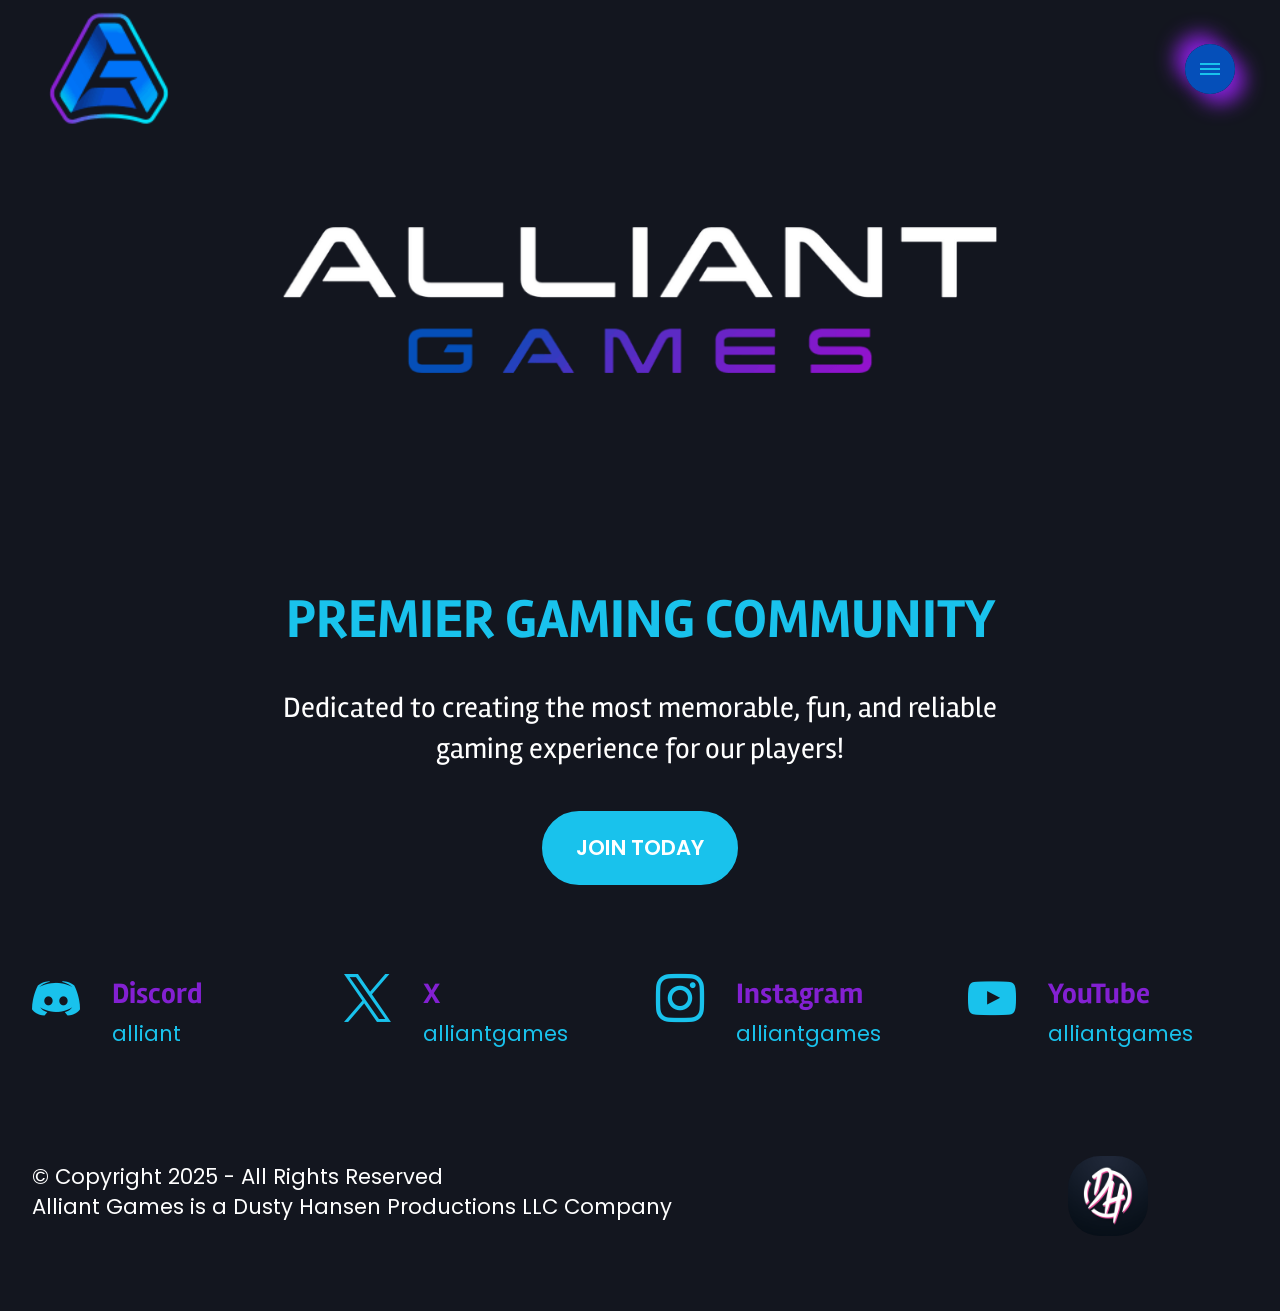
<file: index.html>
<!DOCTYPE html>
<html  >
<head>
  
  <meta charset="UTF-8">
  <meta http-equiv="X-UA-Compatible" content="IE=edge">
  
  <meta name="twitter:card" content="summary_large_image"/>
  <meta name="twitter:image:src" content="assets/images/index-meta.png">
  <meta property="og:image" content="assets/images/index-meta.png">
  <meta name="twitter:title" content="Alliant Games">
  <meta name="viewport" content="width=device-width, initial-scale=1, minimum-scale=1">
  <link rel="shortcut icon" href="assets/images/mark201600x1600-96x96.png" type="image/x-icon">
  <meta name="description" content="Alliant Games is a premier gaming community and server provider, dedicated to creating memorable, fun, and reliable experiences for players around the world.">
  
  
  <title>Alliant Games</title>
  <link rel="stylesheet" href="assets/bootstrap/css/bootstrap.min.css">
  <link rel="stylesheet" href="assets/animatecss/animate.css">
  <link rel="stylesheet" href="assets/dropdown/css/style.css">
  <link rel="stylesheet" href="assets/socicon/css/styles.css">
  <link rel="stylesheet" href="assets/theme/css/style.css">
  <link rel="preload" href="https://fonts.googleapis.com/css?family=Rambla:400,400i,700,700i&display=swap" as="style" onload="this.onload=null;this.rel='stylesheet'">
  <noscript><link rel="stylesheet" href="https://fonts.googleapis.com/css?family=Rambla:400,400i,700,700i&display=swap"></noscript>
  <link rel="preload" href="https://fonts.googleapis.com/css?family=Poppins:100,100i,200,200i,300,300i,400,400i,500,500i,600,600i,700,700i,800,800i,900,900i&display=swap" as="style" onload="this.onload=null;this.rel='stylesheet'">
  <noscript><link rel="stylesheet" href="https://fonts.googleapis.com/css?family=Poppins:100,100i,200,200i,300,300i,400,400i,500,500i,600,600i,700,700i,800,800i,900,900i&display=swap"></noscript>
  <link rel="preload" as="style" href="assets/mobirise/css/mbr-additional.css?v=ACZodg"><link rel="stylesheet" href="assets/mobirise/css/mbr-additional.css?v=ACZodg" type="text/css">

  
  <link rel="apple-touch-icon" sizes="180x180" href="assets/images/apple-touch-icon.png">
<link rel="icon" type="image/png" sizes="32x32" href="assets/images/favicon-32x32.png">
<link rel="icon" type="image/png" sizes="16x16" href="assets/images/favicon-16x16.png">
<link rel="manifest" href="/site.webmanifest">
<script type="text/javascript">!function(e,t,n){function a(){var e=t.getElementsByTagName("script")[0],n=t.createElement("script");n.type="text/javascript",n.async=!0,n.src="https://beacon-v2.helpscout.net",e.parentNode.insertBefore(n,e)}if(e.Beacon=n=function(t,n,a){e.Beacon.readyQueue.push({method:t,options:n,data:a})},n.readyQueue=[],"complete"===t.readyState)return a();e.attachEvent?e.attachEvent("onload",a):e.addEventListener("load",a,!1)}(window,document,window.Beacon||function(){});</script>
<script type="text/javascript">window.Beacon('init', 'b2492d3f-a6b8-4b78-a430-2cda79140fb8')</script>
  
</head>
<body>

<!-- Analytics -->
<!-- Google tag (gtag.js) -->
<script async src="https://www.googletagmanager.com/gtag/js?id=G-6VX196WPLF"></script>
<script>
  window.dataLayer = window.dataLayer || [];
  function gtag(){dataLayer.push(arguments);}
  gtag('js', new Date());

  gtag('config', 'G-6VX196WPLF');
</script>
<!-- /Analytics -->


  
  <section data-bs-version="5.1" class="menu menu2 expertm5 cid-uUaEIHnzfs" once="menu" id="amenu2-z">
    

    <nav class="navbar navbar-dropdown navbar-fixed-top navbar-expand-lg">
        <div class="container-fluid">
            <div class="navbar-brand">
                <span class="navbar-logo">
                    <a href="index.html">
                        <img src="assets/images/mark201600x1600-96x96.webp" alt="Alliant Games" style="height: 8rem;">
                    </a>
                </span>
                
            </div>
            <div class="offcanvas_box">
                <button class="btn_offcanvas" type="button" data-bs-toggle="offcanvas" data-bs-target="#offcanvasRight" aria-controls="offcanvasRight">
                    <div class="hamburger-offcanvas">
                        <span></span>
                        <span></span>
                        <span></span>
                        <span></span>
                    </div>
                </button>
                <div class="offcanvas offcanvas-end" tabindex="-1" id="offcanvasRight" aria-labelledby="offcanvasRightLabel">

                    <div class="offcanvas-body">
                        <div class="offcanvas_head">
                            <div class="offcanvas_head_container">
                                <div class="navbar-brand">
                                <span class="navbar-logo">
                                     <a href="index.html">
                                        <img src="assets/images/mark201600x1600-96x96.webp" alt="Alliant Games" style="height: 8rem;">
                                     </a>
                                </span>
                                    
                                </div>
                                <button type="button" class="btn-close text-reset" data-bs-dismiss="offcanvas" aria-label="Close">
                                    <div class="hamburger-offcanvas">
                                        <span></span>
                                        <span></span>
                                        <span></span>
                                        <span></span>
                                    </div>
                                </button>
                            </div>
                            
                        </div>
                        <div class="offcanvas_link">
                            <ul class="navbar-nav nav-dropdown" data-app-modern-menu="true"><li class="nav-item">
                                    <a class="nav-link link text-white text-primary display-7" href="index.html">HOME</a>
                                </li>
                                <li class="nav-item">
                                    <a class="nav-link link text-white text-primary display-7" href="about.html">ABOUT US</a>
                                </li>
                                <li class="nav-item">
                                    <a class="nav-link link text-white text-primary display-7" href="https://alliant.gg" target="_blank">ALLIANT.GG</a>
                                </li>
                                <li class="nav-item"><a class="nav-link link text-white text-primary display-7" href="https://verify.alliant.gg" target="_blank">VERIFY</a></li><li class="nav-item dropdown">
                                    <a class="nav-link link text-white dropdown-toggle display-7" href="#" data-toggle="dropdown-submenu" data-bs-toggle="dropdown" data-bs-auto-close="outside" aria-expanded="false">SHOP</a><div class="dropdown-menu" aria-labelledby="dropdown-655"><a class="text-white dropdown-item text-primary display-7" href="https://perks.alliant.gg" target="_blank">PERKS SHOP</a><a class="text-white dropdown-item text-primary display-7" href="donate.html">DONATE</a></div>
                                </li>
                                <li class="nav-item dropdown"><a class="nav-link link text-white dropdown-toggle show display-7" href="#" data-toggle="dropdown-submenu" data-bs-toggle="dropdown" data-bs-auto-close="outside" aria-expanded="true">HELP</a><div class="dropdown-menu show" aria-labelledby="dropdown-330" data-bs-popper="none"><a class="text-white dropdown-item text-primary display-7" href="https://docs.alliant.gg" target="_blank">HELP CENTER</a><a class="text-white dropdown-item text-primary display-7" href="https://status.alliant.gg" target="_blank">STATUS PAGE</a><a class="text-white dropdown-item text-primary display-7" href="faq.html">FAQS</a><a class="text-white dropdown-item text-primary display-7" href="privacy.html">PRIVACY POLICY</a><a class="text-white dropdown-item text-primary display-7" href="tos.html">TERMS OF SERVICE</a></div></li></ul>
                        </div>
                        <div class="social-container">
                            <p class="social-title mbr-fonts-style display-7">
                                FOLLOW US</p>
                            <div class="social-list justify-content-start">
                                <div class="soc-item">
                                    <a href="https://discord.gg/alliant" target="_blank"><span class="mbr-iconfont mbr-iconfont-social socicon-discord socicon"></span></a>
                                </div>
                                <div class="soc-item">
                                    <a href="https://x.com/alliantgames" target="_blank"><span class="mbr-iconfont mbr-iconfont-social socicon-twitter socicon"></span></a>
                                </div>
                                <div class="soc-item">
                                    <a href="https://instagram.com/alliantgames" target="_blank"><span class="mbr-iconfont mbr-iconfont-social socicon-instagram socicon"></span></a>
                                </div>
                                <div class="soc-item">
                                    <a href="https://youtube.com/@alliantgames" target="_blank"><span class="mbr-iconfont mbr-iconfont-social socicon-youtube socicon"></span></a>
                                </div>
                                <div class="soc-item">
                                    <a href="https://tiktok.com/@alliantgames" target="_blank"><span class="mbr-iconfont mbr-iconfont-social socicon-tiktok socicon"></span></a>
                                </div>
                                
                            </div>
                        </div>
                        
                    </div>
                </div>
            </div>
        </div>
    </nav>
</section>

<section data-bs-version="5.1" class="header12 cid-v2E47Nzwz9 mbr-fullscreen" id="header12-1w">
  
  

  <div class="text-center container">
    <div class="row mb-4 justify-content-center">
      <div class="col-12 col-md-10">
        <img class="w-100" src="assets/images/ag20header2-1024x512.webp" alt="">
      </div>
    </div>
    <div class="row justify-content-center">
      <div class="col-md-12 content-head">
        <h1 class="mbr-section-title mbr-fonts-style mb-4 display-2">
          <strong>PREMIER GAMING COMMUNITY</strong></h1>
        <p class="mbr-text mbr-fonts-style mb-4 display-5">
          Dedicated to creating the most memorable, fun, and reliable gaming experience for our players!
        </p>
        <div class="mbr-section-btn mt-4"><a class="btn btn-primary display-7" href="https://discord.gg/alliant" target="_blank">JOIN TODAY</a></div>
      </div>
    </div>
  </div>
</section>

<section data-bs-version="5.1" class="social06 cid-uU8d5y7Y2C" id="social06-p">
	

	
	
	<div class="container">
		<div class="row justify-content-center">
			<div class="col-12 content-head">
				
			</div>
		</div>
		<div class="row">
			

			<div class="item features-without-image col-12 col-md-6 col-lg-3 active">
				<div class="item-wrapper">
					<a href="https://discord.gg/alliant" target="_blank"><span class="mbr-iconfont m-auto socicon-discord socicon"></span></a>
					<div class="card-box">
						<h4 class="card-title mbr-fonts-style mb-1 display-5">
							<strong>Discord</strong></h4>
						<h5 class="card-text mbr-fonts-style display-7"><a href="https://discord.gg/alliant" class="text-primary" target="_blank">alliant</a></h5>
					</div>
				</div>
			</div>
			<div class="item features-without-image col-12 col-md-6 col-lg-3">
				<div class="item-wrapper">
					<a href="https://x.com/alliantgames" target="_blank"><span class="mbr-iconfont m-auto socicon-twitter socicon"></span></a>
					<div class="card-box">
						<h4 class="card-title mbr-fonts-style mb-1 display-5">
							<strong>X</strong>
						</h4>
						<h5 class="card-text mbr-fonts-style display-7"><a href="https://x.com/alliantgames" class="text-primary" target="_blank">alliantgames</a></h5>
					</div>
				</div>
			</div>
			<div class="item features-without-image col-12 col-md-6 col-lg-3">
				<div class="item-wrapper">
					<a href="https://instagram.com/alliantgames" target="_blank"><span class="mbr-iconfont m-auto socicon-instagram socicon"></span></a>
					<div class="card-box">
						<h4 class="card-title mbr-fonts-style mb-1 display-5">
							<strong>Instagram</strong></h4>
						<h5 class="card-text mbr-fonts-style display-7"><a href="https://instagram.com/alliantgames" class="text-primary" target="_blank">alliantgames</a></h5>
					</div>
				</div>
			</div><div class="item features-without-image col-12 col-md-6 col-lg-3">
				<div class="item-wrapper">
					<a href="https://youtube.com/@alliantgames" target="_blank"><span class="mbr-iconfont m-auto socicon-youtube socicon"></span></a>
					<div class="card-box">
						<h4 class="card-title mbr-fonts-style mb-1 display-5">
							<strong>YouTube</strong>
						</h4>
						<h5 class="card-text mbr-fonts-style display-7"><a href="https://youtube.com/@alliantgames" class="text-primary" target="_blank">alliantgames</a></h5>
					</div>
				</div>
			</div>
		</div>
	</div>
</section>

<section data-bs-version="5.1" class="offerm5 footer2 cid-v2K1ta64eN" once="footer" id="footer02-30">

    

    
    
    <div class="container">
        <div class="row justify-content-center">
            <div class="col-lg-9 text col-md-8 col-sm-12">
                <h2 class="mbr-fonts-style align-left mbr-white mbr-section-title display-4">© Copyright 2025 - All Rights Reserved<br>Alliant Games is a Dusty Hansen Productions LLC Company</h2>
            </div>
            <div class="col-sm-12 col-md-4 d-flex col-lg-3">
                <div class="image-block">

                    <img class="mbr-temp" src="assets/images/avatar-192x192.webp" alt="">

                </div>
                
                
            </div>
        </div>
    </div>
</section>


<script src="assets/bootstrap/js/bootstrap.bundle.min.js"></script>
  <script src="assets/smoothscroll/smooth-scroll.js"></script>
  <script src="assets/ytplayer/index.js"></script>
  <script src="assets/dropdown/js/navbar-dropdown.js"></script>
  <script src="assets/theme/js/script.js"></script>
  
  
  
  <input name="animation" type="hidden">
  </body>
</html>
</file>
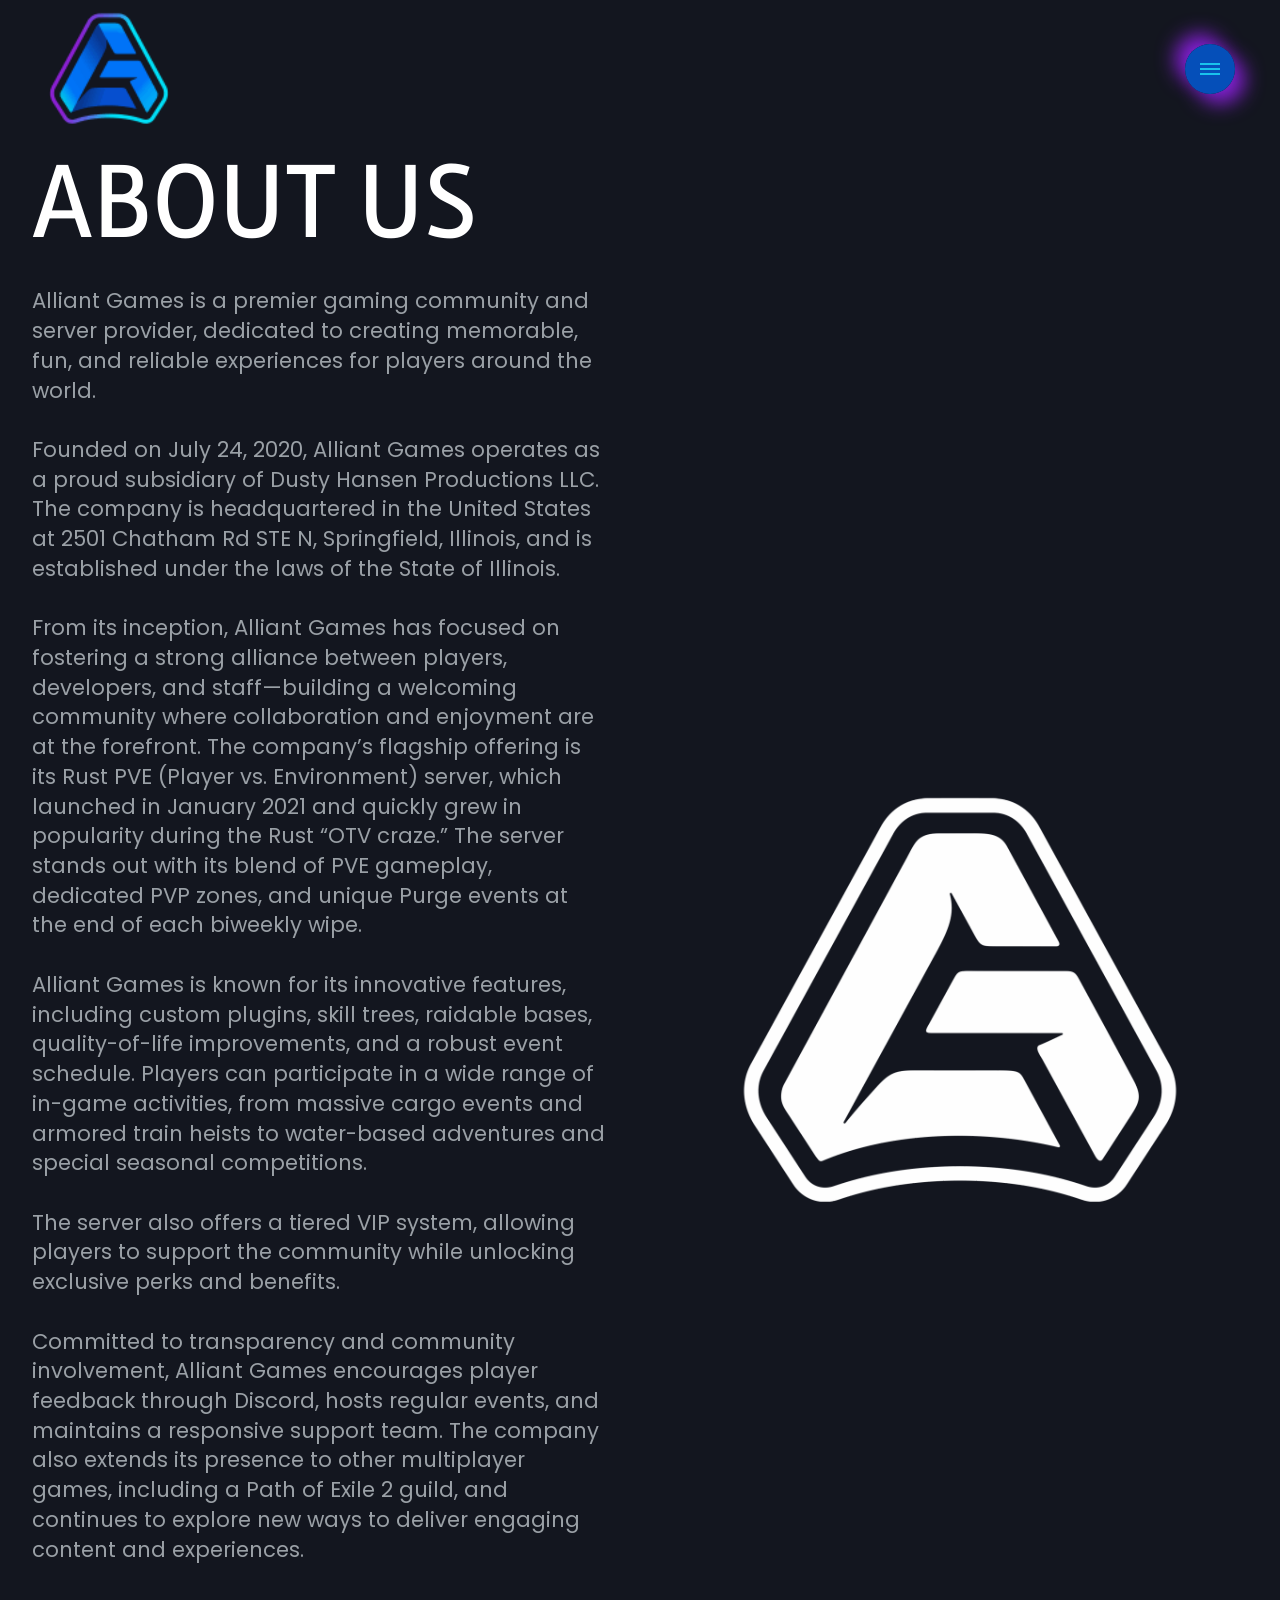
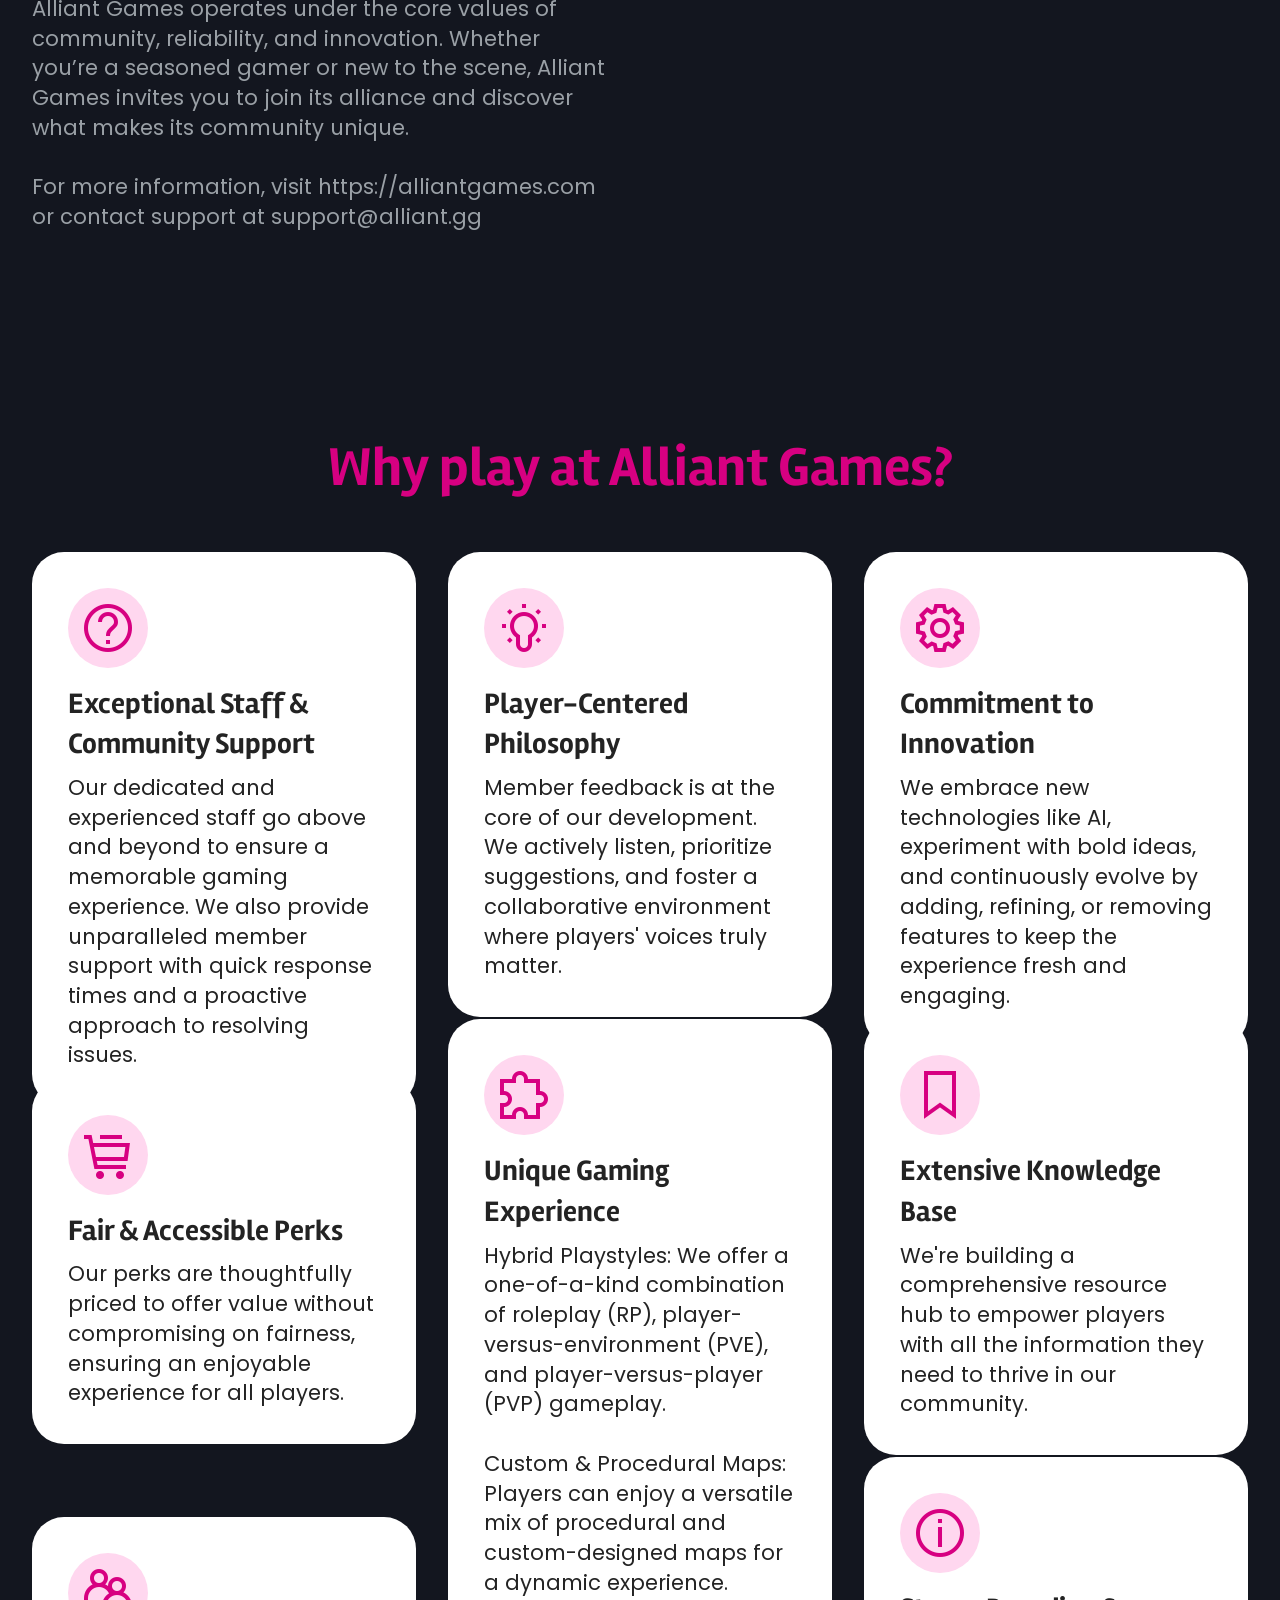
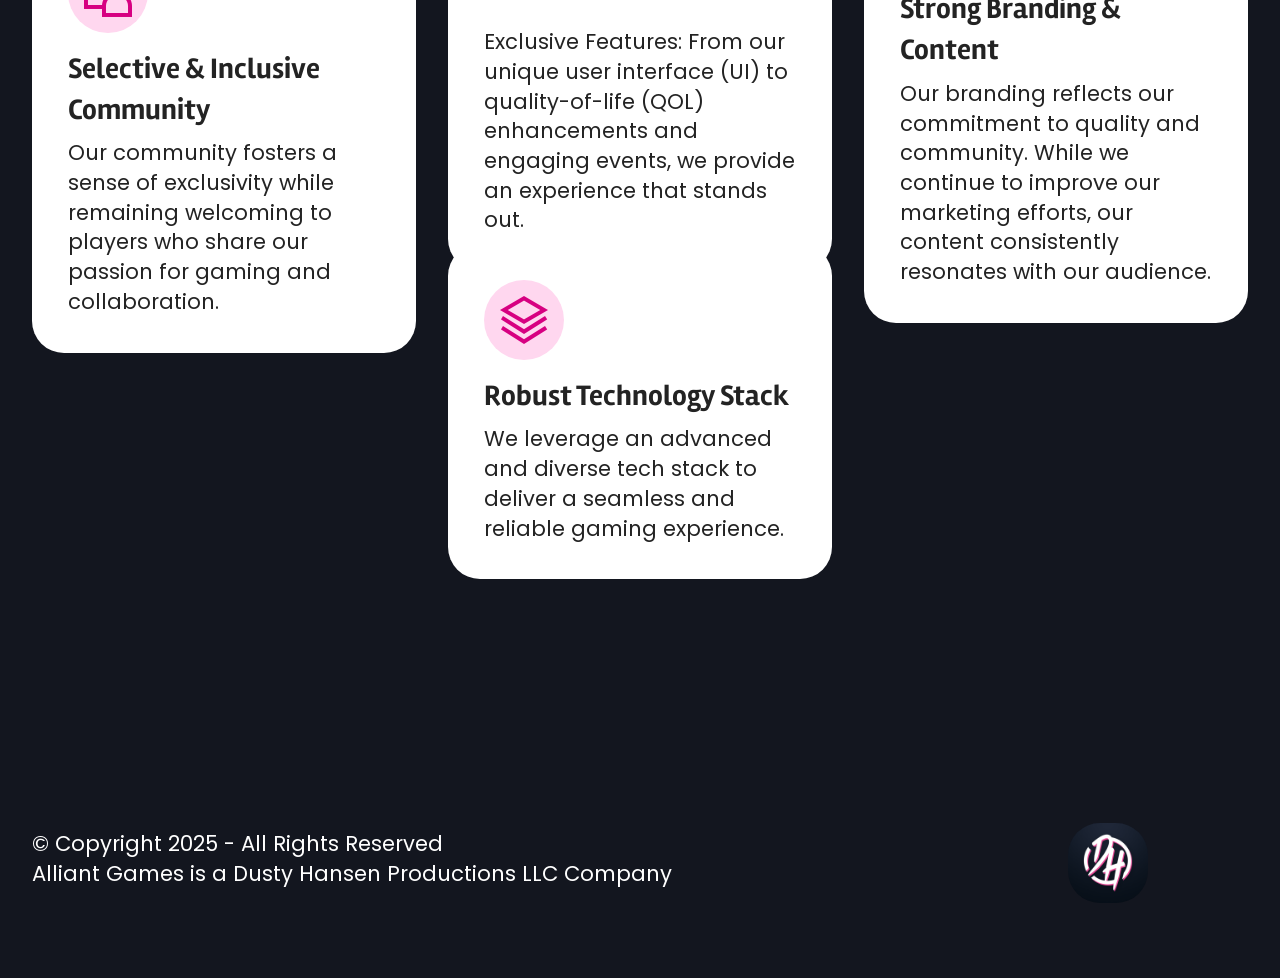
<file: about.html>
<!DOCTYPE html>
<html  >
<head>
  
  <meta charset="UTF-8">
  <meta http-equiv="X-UA-Compatible" content="IE=edge">
  
  <meta name="twitter:card" content="summary_large_image"/>
  <meta name="twitter:image:src" content="assets/images/about-meta.png">
  <meta property="og:image" content="assets/images/about-meta.png">
  <meta name="twitter:title" content="About Us">
  <meta name="viewport" content="width=device-width, initial-scale=1, minimum-scale=1">
  <link rel="shortcut icon" href="assets/images/mark201600x1600-96x96.png" type="image/x-icon">
  <meta name="description" content="Alliant Games is a premier gaming community and server provider, dedicated to creating memorable, fun, and reliable experiences for players around the world.">
  
  
  <title>About Us</title>
  <link rel="stylesheet" href="assets/web/assets/mobirise-icons2/mobirise2.css">
  <link rel="stylesheet" href="assets/bootstrap/css/bootstrap.min.css">
  <link rel="stylesheet" href="assets/animatecss/animate.css">
  <link rel="stylesheet" href="assets/dropdown/css/style.css">
  <link rel="stylesheet" href="assets/socicon/css/styles.css">
  <link rel="stylesheet" href="assets/theme/css/style.css">
  <link rel="preload" href="https://fonts.googleapis.com/css?family=Rambla:400,400i,700,700i&display=swap" as="style" onload="this.onload=null;this.rel='stylesheet'">
  <noscript><link rel="stylesheet" href="https://fonts.googleapis.com/css?family=Rambla:400,400i,700,700i&display=swap"></noscript>
  <link rel="preload" href="https://fonts.googleapis.com/css?family=Poppins:100,100i,200,200i,300,300i,400,400i,500,500i,600,600i,700,700i,800,800i,900,900i&display=swap" as="style" onload="this.onload=null;this.rel='stylesheet'">
  <noscript><link rel="stylesheet" href="https://fonts.googleapis.com/css?family=Poppins:100,100i,200,200i,300,300i,400,400i,500,500i,600,600i,700,700i,800,800i,900,900i&display=swap"></noscript>
  <link rel="preload" as="style" href="assets/mobirise/css/mbr-additional.css?v=u49sza"><link rel="stylesheet" href="assets/mobirise/css/mbr-additional.css?v=u49sza" type="text/css">

  
  <link rel="apple-touch-icon" sizes="180x180" href="assets/images/apple-touch-icon.png">
<link rel="icon" type="image/png" sizes="32x32" href="assets/images/favicon-32x32.png">
<link rel="icon" type="image/png" sizes="16x16" href="assets/images/favicon-16x16.png">
<link rel="manifest" href="/site.webmanifest">
<script type="text/javascript">!function(e,t,n){function a(){var e=t.getElementsByTagName("script")[0],n=t.createElement("script");n.type="text/javascript",n.async=!0,n.src="https://beacon-v2.helpscout.net",e.parentNode.insertBefore(n,e)}if(e.Beacon=n=function(t,n,a){e.Beacon.readyQueue.push({method:t,options:n,data:a})},n.readyQueue=[],"complete"===t.readyState)return a();e.attachEvent?e.attachEvent("onload",a):e.addEventListener("load",a,!1)}(window,document,window.Beacon||function(){});</script>
<script type="text/javascript">window.Beacon('init', 'b2492d3f-a6b8-4b78-a430-2cda79140fb8')</script>
  
</head>
<body>

<!-- Analytics -->
<!-- Google tag (gtag.js) -->
<script async src="https://www.googletagmanager.com/gtag/js?id=G-6VX196WPLF"></script>
<script>
  window.dataLayer = window.dataLayer || [];
  function gtag(){dataLayer.push(arguments);}
  gtag('js', new Date());

  gtag('config', 'G-6VX196WPLF');
</script>
<!-- /Analytics -->


  
  <section data-bs-version="5.1" class="menu menu2 expertm5 cid-uUaEIHnzfs" once="menu" id="amenu2-z">
    

    <nav class="navbar navbar-dropdown navbar-fixed-top navbar-expand-lg">
        <div class="container-fluid">
            <div class="navbar-brand">
                <span class="navbar-logo">
                    <a href="index.html">
                        <img src="assets/images/mark201600x1600-96x96.webp" alt="Alliant Games" style="height: 8rem;">
                    </a>
                </span>
                
            </div>
            <div class="offcanvas_box">
                <button class="btn_offcanvas" type="button" data-bs-toggle="offcanvas" data-bs-target="#offcanvasRight" aria-controls="offcanvasRight">
                    <div class="hamburger-offcanvas">
                        <span></span>
                        <span></span>
                        <span></span>
                        <span></span>
                    </div>
                </button>
                <div class="offcanvas offcanvas-end" tabindex="-1" id="offcanvasRight" aria-labelledby="offcanvasRightLabel">

                    <div class="offcanvas-body">
                        <div class="offcanvas_head">
                            <div class="offcanvas_head_container">
                                <div class="navbar-brand">
                                <span class="navbar-logo">
                                     <a href="index.html">
                                        <img src="assets/images/mark201600x1600-96x96.webp" alt="Alliant Games" style="height: 8rem;">
                                     </a>
                                </span>
                                    
                                </div>
                                <button type="button" class="btn-close text-reset" data-bs-dismiss="offcanvas" aria-label="Close">
                                    <div class="hamburger-offcanvas">
                                        <span></span>
                                        <span></span>
                                        <span></span>
                                        <span></span>
                                    </div>
                                </button>
                            </div>
                            
                        </div>
                        <div class="offcanvas_link">
                            <ul class="navbar-nav nav-dropdown" data-app-modern-menu="true"><li class="nav-item">
                                    <a class="nav-link link text-white text-primary display-7" href="index.html">HOME</a>
                                </li>
                                <li class="nav-item">
                                    <a class="nav-link link text-white text-primary display-7" href="about.html">ABOUT US</a>
                                </li>
                                <li class="nav-item">
                                    <a class="nav-link link text-white text-primary display-7" href="https://alliant.gg" target="_blank">ALLIANT.GG</a>
                                </li>
                                <li class="nav-item"><a class="nav-link link text-white text-primary display-7" href="https://verify.alliant.gg" target="_blank">VERIFY</a></li><li class="nav-item dropdown">
                                    <a class="nav-link link text-white dropdown-toggle display-7" href="#" data-toggle="dropdown-submenu" data-bs-toggle="dropdown" data-bs-auto-close="outside" aria-expanded="false">SHOP</a><div class="dropdown-menu" aria-labelledby="dropdown-655"><a class="text-white dropdown-item text-primary display-7" href="https://perks.alliant.gg" target="_blank">PERKS SHOP</a><a class="text-white dropdown-item text-primary display-7" href="donate.html">DONATE</a></div>
                                </li>
                                <li class="nav-item dropdown open"><a class="nav-link link text-white dropdown-toggle show display-7" href="#" data-toggle="dropdown-submenu" data-bs-toggle="dropdown" data-bs-auto-close="outside" aria-expanded="true">HELP</a><div class="dropdown-menu show" aria-labelledby="dropdown-330" data-bs-popper="none"><a class="text-white dropdown-item text-primary display-7" href="https://docs.alliant.gg" target="_blank">HELP CENTER</a><a class="text-white dropdown-item text-primary display-7" href="https://status.alliant.gg" target="_blank">STATUS PAGE</a><a class="text-white dropdown-item text-primary display-7" href="faq.html">FAQS</a><a class="text-white dropdown-item text-primary display-7" href="privacy.html">PRIVACY POLICY</a><a class="text-white dropdown-item text-primary display-7" href="tos.html">TERMS OF SERVICE</a></div></li></ul>
                        </div>
                        <div class="social-container">
                            <p class="social-title mbr-fonts-style display-7">
                                FOLLOW US</p>
                            <div class="social-list justify-content-start">
                                <div class="soc-item">
                                    <a href="https://discord.gg/alliant" target="_blank"><span class="mbr-iconfont mbr-iconfont-social socicon-discord socicon"></span></a>
                                </div>
                                <div class="soc-item">
                                    <a href="https://x.com/alliantgames" target="_blank"><span class="mbr-iconfont mbr-iconfont-social socicon-twitter socicon"></span></a>
                                </div>
                                <div class="soc-item">
                                    <a href="https://instagram.com/alliantgames" target="_blank"><span class="mbr-iconfont mbr-iconfont-social socicon-instagram socicon"></span></a>
                                </div>
                                <div class="soc-item">
                                    <a href="https://youtube.com/@alliantgames" target="_blank"><span class="mbr-iconfont mbr-iconfont-social socicon-youtube socicon"></span></a>
                                </div>
                                <div class="soc-item">
                                    <a href="https://tiktok.com/@alliantgames" target="_blank"><span class="mbr-iconfont mbr-iconfont-social socicon-tiktok socicon"></span></a>
                                </div>
                                
                            </div>
                        </div>
                        
                    </div>
                </div>
            </div>
        </div>
    </nav>
</section>

<section data-bs-version="5.1" class="article03 progressm5 cid-uU4K17RV8L" id="article03-a">
    

    
    

    <div class="container">
        <div class="row items-wrapper">
            <div class="col-12 col-lg-6 card">
                <div class="content-wrapper">
                    <div class="title-wrapper">
                        <h2 class="mbr-section-title mbr-fonts-style display-1">
                            ABOUT US</h2>
                        <div class="text-wrapper">
                            <p class="mbr-text mbr-fonts-style display-7">Alliant Games is a premier gaming community and server provider, dedicated to creating memorable, fun, and reliable experiences for players around the world.
<br>
<br>Founded on July 24, 2020, Alliant Games operates as a proud subsidiary of Dusty Hansen Productions LLC. The company is headquartered in the United States at 2501 Chatham Rd STE N, Springfield, Illinois, and is established under the laws of the State of Illinois.
<br>
<br>From its inception, Alliant Games has focused on fostering a strong alliance between players, developers, and staff—building a welcoming community where collaboration and enjoyment are at the forefront. The company’s flagship offering is its Rust PVE (Player vs. Environment) server, which launched in January 2021 and quickly grew in popularity during the Rust “OTV craze.” The server stands out with its blend of PVE gameplay, dedicated PVP zones, and unique Purge events at the end of each biweekly wipe.
<br>
<br>Alliant Games is known for its innovative features, including custom plugins, skill trees, raidable bases, quality-of-life improvements, and a robust event schedule. Players can participate in a wide range of in-game activities, from massive cargo events and armored train heists to water-based adventures and special seasonal competitions.
<br>
<br>The server also offers a tiered VIP system, allowing players to support the community while unlocking exclusive perks and benefits.
<br>
<br>Committed to transparency and community involvement, Alliant Games encourages player feedback through Discord, hosts regular events, and maintains a responsive support team. The company also extends its presence to other multiplayer games, including a Path of Exile 2 guild, and continues to explore new ways to deliver engaging content and experiences.
<br>
<br>Alliant Games operates under the core values of community, reliability, and innovation. Whether you’re a seasoned gamer or new to the scene, Alliant Games invites you to join its alliance and discover what makes its community unique.
<br>
<br>For more information, visit https://alliantgames.com or contact support at support@alliant.gg</p>
                        </div>
                        
                    </div>
                </div>
            </div>
            <div class="col-12 col-lg-6 card">
                <div class="image-wrapper">
                    <img src="assets/images/white204-1224x1144.webp" alt="">
                </div>
            </div>
        </div>
    </div>
</section>

<section data-bs-version="5.1" class="features22 cid-uVueX3gvzD" id="features022-1a">
  

  
  
  <div class="container">
    <div class="row mb-5 justify-content-center">
      <div class="col-12 content-head">
        <h3 class="mbr-section-title mbr-fonts-style align-center mb-0 display-2">
          <strong>Why play at Alliant Games?</strong></h3>
        
      </div>
    </div>
    <div class="row mbr-masonry" data-masonry="{&quot;percentPosition&quot;: true }">
      <div class="item features-without-image col-12 col-md-6 col-lg-4 item-mb">
        <div class="item-wrapper">
          <div class="card-box align-left">
            <div class="iconfont-wrapper">
              <span class="mbr-iconfont mobi-mbri-help mobi-mbri"></span>
            </div>
            <h5 class="card-title mbr-fonts-style display-5"><strong>Exceptional Staff &amp; Community Support</strong></h5>
            <p class="card-text mbr-fonts-style display-7">
              Our dedicated and experienced staff go above and beyond to ensure a memorable gaming experience. We also provide unparalleled member support with quick response times and a proactive approach to resolving issues.
            </p>

            
          </div>
        </div>
      </div>
      <div class="item features-without-image col-12 col-md-6 col-lg-4 item-mb">
        <div class="item-wrapper">
          <div class="card-box align-left">
            <div class="iconfont-wrapper">
              <span class="mbr-iconfont mobi-mbri-idea mobi-mbri"></span>
            </div>
            <h5 class="card-title mbr-fonts-style display-5"><strong>Player-Centered Philosophy</strong></h5>
            <p class="card-text mbr-fonts-style display-7">
              Member feedback is at the core of our development. We actively listen, prioritize suggestions, and foster a collaborative environment where players' voices truly matter.
            </p>

            
          </div>
        </div>
      </div>
      <div class="item features-without-image col-12 col-md-6 col-lg-4 item-mb">
        <div class="item-wrapper">
          <div class="card-box align-left">
            <div class="iconfont-wrapper">
              <span class="mbr-iconfont mobi-mbri-setting mobi-mbri"></span>
            </div>
            <h5 class="card-title mbr-fonts-style display-5"><strong>Commitment to Innovation</strong></h5>
            <p class="card-text mbr-fonts-style display-7">We embrace new technologies like AI, experiment with bold ideas, and continuously evolve by adding, refining, or removing features to keep the experience fresh and engaging.<br></p>

            
          </div>
        </div>
      </div>
      <div class="item features-without-image col-12 col-md-6 col-lg-4 item-mb">
        <div class="item-wrapper">
          <div class="card-box align-left">
            <div class="iconfont-wrapper">
              <span class="mbr-iconfont mobi-mbri-extension mobi-mbri"></span>
            </div>
            <h5 class="card-title mbr-fonts-style display-5"><strong>Unique Gaming Experience</strong></h5>
            <p class="card-text mbr-fonts-style display-7">Hybrid Playstyles: We offer a one-of-a-kind combination of roleplay (RP), player-versus-environment (PVE), and player-versus-player (PVP) gameplay.
<br>
<br>Custom &amp; Procedural Maps: Players can enjoy a versatile mix of procedural and custom-designed maps for a dynamic experience.
<br>
<br>Exclusive Features: From our unique user interface (UI) to quality-of-life (QOL) enhancements and engaging events, we provide an experience that stands out.</p>

            
          </div>
        </div>
      </div>
      <div class="item features-without-image col-12 col-md-6 col-lg-4 item-mb">
        <div class="item-wrapper">
          <div class="card-box align-left">
            <div class="iconfont-wrapper">
              <span class="mbr-iconfont mobi-mbri-bookmark mobi-mbri"></span>
            </div>
            <h5 class="card-title mbr-fonts-style display-5"><strong>Extensive Knowledge Base</strong></h5>
            <p class="card-text mbr-fonts-style display-7">We're building a comprehensive resource hub to empower players with all the information they need to thrive in our community.<br></p>

            
          </div>
        </div>
      </div>
      <div class="item features-without-image col-12 col-md-6 col-lg-4 item-mb">
        <div class="item-wrapper">
          <div class="card-box align-left">
            <div class="iconfont-wrapper">
              <span class="mbr-iconfont mobi-mbri-cart-full mobi-mbri"></span>
            </div>
            <h5 class="card-title mbr-fonts-style display-5"><strong>Fair &amp; Accessible Perks</strong></h5>
            <p class="card-text mbr-fonts-style display-7">Our perks are thoughtfully priced to offer value without compromising on fairness, ensuring an enjoyable experience for all players.<br></p>

            
          </div>
        </div>
      </div><div class="item features-without-image col-12 col-md-6 col-lg-4 item-mb">
        <div class="item-wrapper">
          <div class="card-box align-left">
            <div class="iconfont-wrapper">
              <span class="mbr-iconfont mobi-mbri-info mobi-mbri"></span>
            </div>
            <h5 class="card-title mbr-fonts-style display-5"><strong>Strong Branding &amp; Content</strong></h5>
            <p class="card-text mbr-fonts-style display-7">Our branding reflects our commitment to quality and community. While we continue to improve our marketing efforts, our content consistently resonates with our audience.<br></p>

            
          </div>
        </div>
      </div><div class="item features-without-image col-12 col-md-6 col-lg-4 item-mb">
        <div class="item-wrapper">
          <div class="card-box align-left">
            <div class="iconfont-wrapper">
              <span class="mbr-iconfont mobi-mbri-users mobi-mbri"></span>
            </div>
            <h5 class="card-title mbr-fonts-style display-5"><strong>Selective &amp; Inclusive Community</strong></h5>
            <p class="card-text mbr-fonts-style display-7">Our community fosters a sense of exclusivity while remaining welcoming to players who share our passion for gaming and collaboration.<br></p>

            
          </div>
        </div>
      </div><div class="item features-without-image col-12 col-md-6 col-lg-4 item-mb">
        <div class="item-wrapper">
          <div class="card-box align-left">
            <div class="iconfont-wrapper">
              <span class="mbr-iconfont mobi-mbri-layers mobi-mbri"></span>
            </div>
            <h5 class="card-title mbr-fonts-style display-5"><strong>Robust Technology Stack</strong></h5>
            <p class="card-text mbr-fonts-style display-7">
              We leverage an advanced and diverse tech stack to deliver a seamless and reliable gaming experience.
            </p>

            
          </div>
        </div>
      </div>
    </div>
  </div>
</section>

<section data-bs-version="5.1" class="offerm5 footer2 cid-v2K1ta64eN" once="footer" id="footer02-30">

    

    
    
    <div class="container">
        <div class="row justify-content-center">
            <div class="col-lg-9 text col-md-8 col-sm-12">
                <h2 class="mbr-fonts-style align-left mbr-white mbr-section-title display-4">© Copyright 2025 - All Rights Reserved<br>Alliant Games is a Dusty Hansen Productions LLC Company</h2>
            </div>
            <div class="col-sm-12 col-md-4 d-flex col-lg-3">
                <div class="image-block">

                    <img class="mbr-temp" src="assets/images/avatar-192x192.webp" alt="">

                </div>
                
                
            </div>
        </div>
    </div>
</section>


<script src="assets/bootstrap/js/bootstrap.bundle.min.js"></script>
  <script src="assets/smoothscroll/smooth-scroll.js"></script>
  <script src="assets/ytplayer/index.js"></script>
  <script src="assets/dropdown/js/navbar-dropdown.js"></script>
  <script src="assets/masonry/masonry.pkgd.min.js"></script>
  <script src="assets/imagesloaded/imagesloaded.pkgd.min.js"></script>
  <script src="assets/theme/js/script.js"></script>
  
  
  
  <input name="animation" type="hidden">
  </body>
</html>
</file>
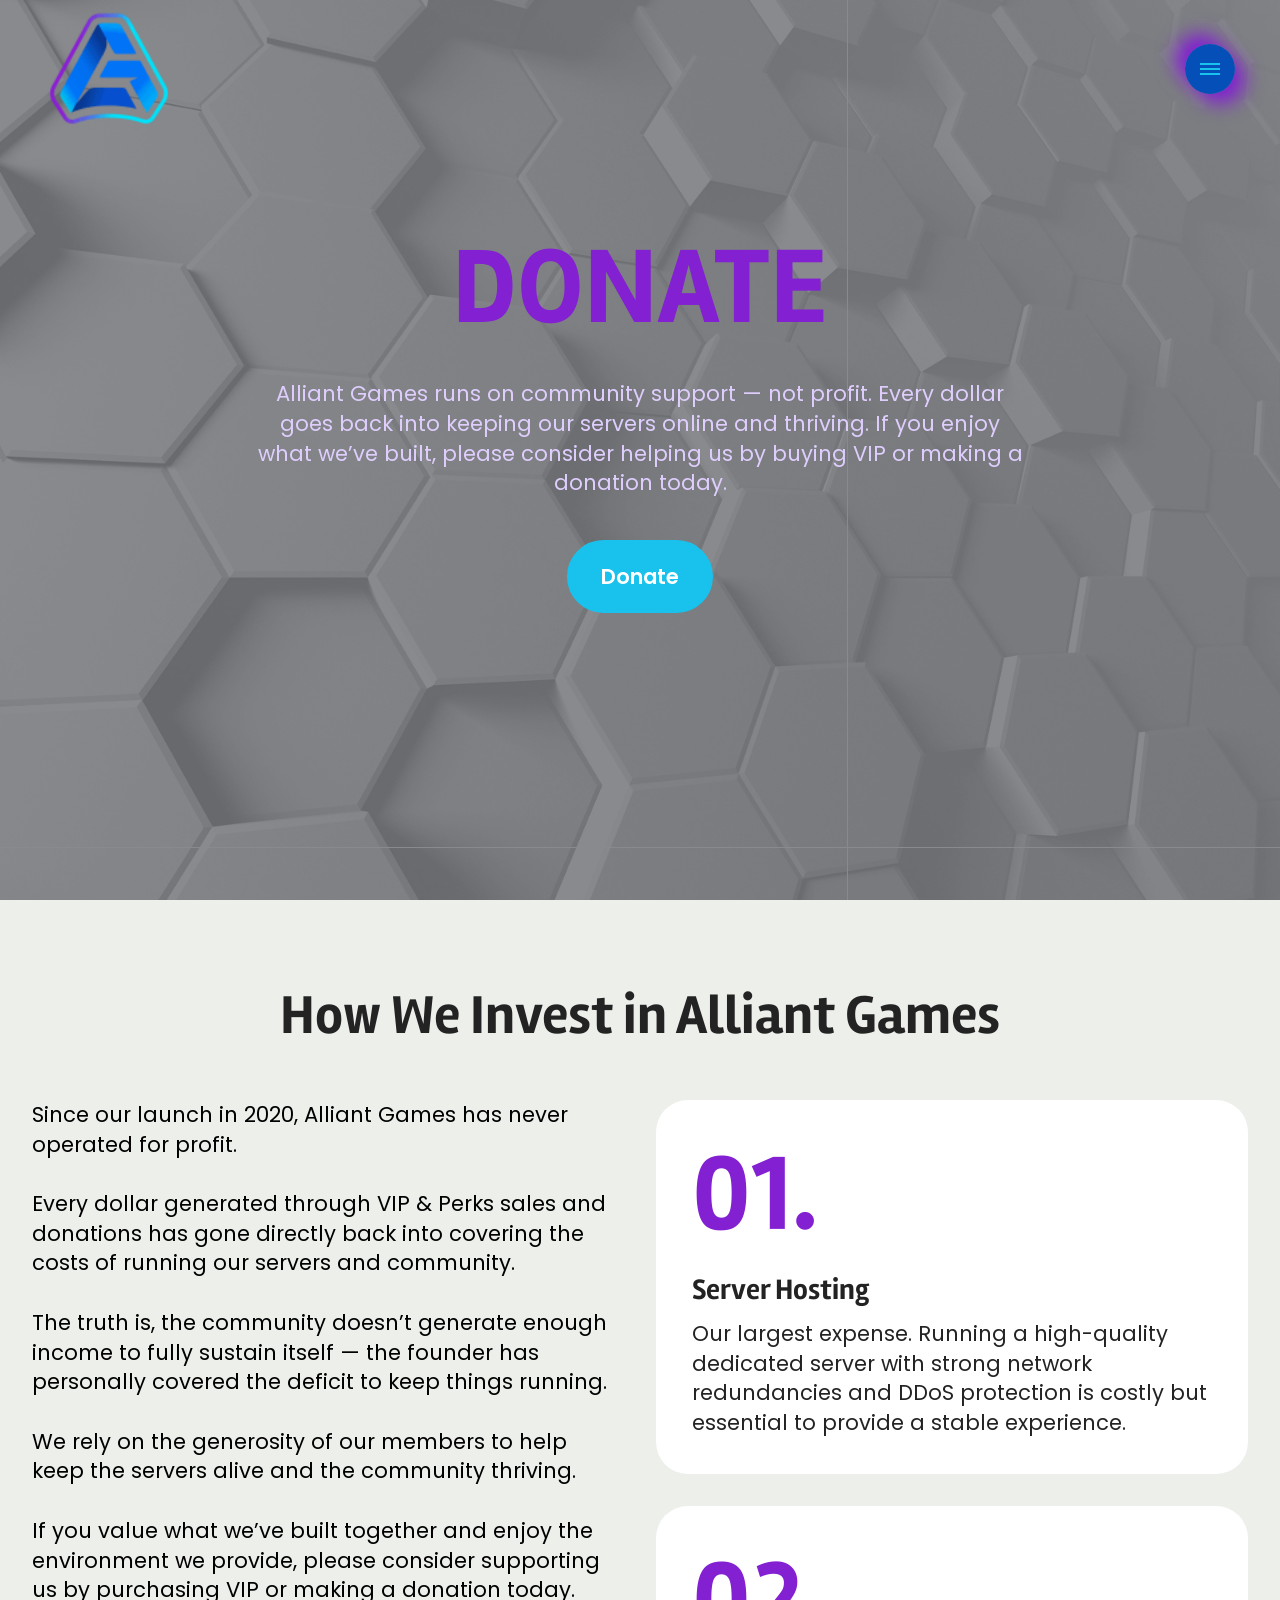
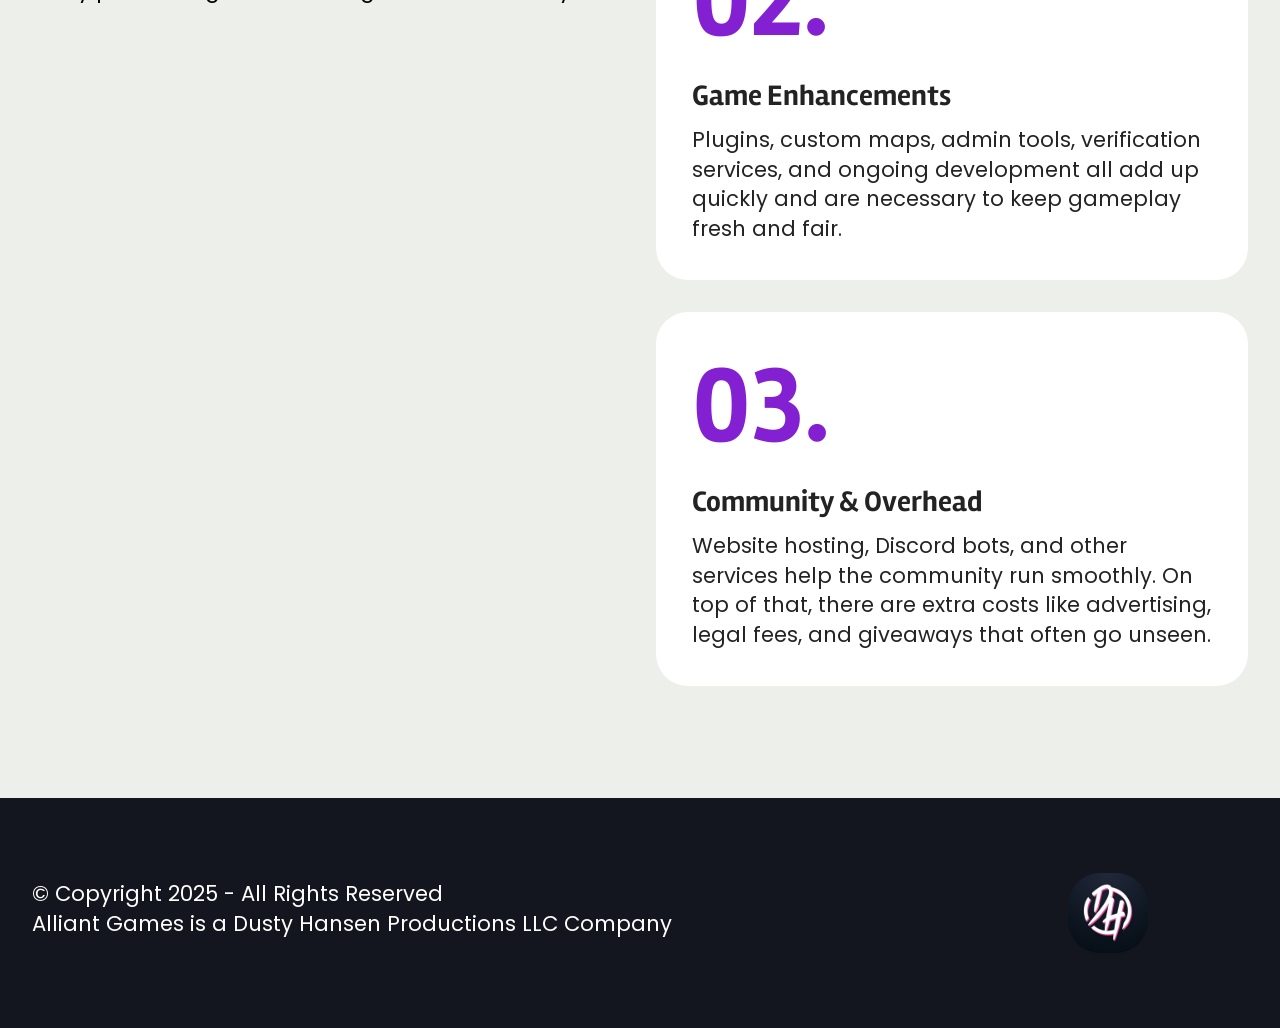
<file: donate.html>
<!DOCTYPE html>
<html  >
<head>
  
  <meta charset="UTF-8">
  <meta http-equiv="X-UA-Compatible" content="IE=edge">
  
  <meta name="twitter:card" content="summary_large_image"/>
  <meta name="twitter:image:src" content="assets/images/donate-meta.png">
  <meta property="og:image" content="assets/images/donate-meta.png">
  <meta name="twitter:title" content="Donate">
  <meta name="viewport" content="width=device-width, initial-scale=1, minimum-scale=1">
  <link rel="shortcut icon" href="assets/images/mark201600x1600-96x96.png" type="image/x-icon">
  <meta name="description" content="Alliant Games runs on community support — not profit. Every dollar goes back into keeping our servers online and thriving. If you enjoy what we’ve built, please consider helping us by buying VIP or making a donation today.">
  
  
  <title>Donate</title>
  <link rel="stylesheet" href="assets/bootstrap/css/bootstrap.min.css">
  <link rel="stylesheet" href="assets/parallax/jarallax.css">
  <link rel="stylesheet" href="assets/animatecss/animate.css">
  <link rel="stylesheet" href="assets/dropdown/css/style.css">
  <link rel="stylesheet" href="assets/socicon/css/styles.css">
  <link rel="stylesheet" href="assets/theme/css/style.css">
  <link rel="preload" href="https://fonts.googleapis.com/css?family=Rambla:400,400i,700,700i&display=swap" as="style" onload="this.onload=null;this.rel='stylesheet'">
  <noscript><link rel="stylesheet" href="https://fonts.googleapis.com/css?family=Rambla:400,400i,700,700i&display=swap"></noscript>
  <link rel="preload" href="https://fonts.googleapis.com/css?family=Poppins:100,100i,200,200i,300,300i,400,400i,500,500i,600,600i,700,700i,800,800i,900,900i&display=swap" as="style" onload="this.onload=null;this.rel='stylesheet'">
  <noscript><link rel="stylesheet" href="https://fonts.googleapis.com/css?family=Poppins:100,100i,200,200i,300,300i,400,400i,500,500i,600,600i,700,700i,800,800i,900,900i&display=swap"></noscript>
  <link rel="preload" as="style" href="assets/mobirise/css/mbr-additional.css?v=CDppw0"><link rel="stylesheet" href="assets/mobirise/css/mbr-additional.css?v=CDppw0" type="text/css">

  
  <link rel="apple-touch-icon" sizes="180x180" href="assets/images/apple-touch-icon.png">
<link rel="icon" type="image/png" sizes="32x32" href="assets/images/favicon-32x32.png">
<link rel="icon" type="image/png" sizes="16x16" href="assets/images/favicon-16x16.png">
<link rel="manifest" href="/site.webmanifest">
<script type="text/javascript">!function(e,t,n){function a(){var e=t.getElementsByTagName("script")[0],n=t.createElement("script");n.type="text/javascript",n.async=!0,n.src="https://beacon-v2.helpscout.net",e.parentNode.insertBefore(n,e)}if(e.Beacon=n=function(t,n,a){e.Beacon.readyQueue.push({method:t,options:n,data:a})},n.readyQueue=[],"complete"===t.readyState)return a();e.attachEvent?e.attachEvent("onload",a):e.addEventListener("load",a,!1)}(window,document,window.Beacon||function(){});</script>
<script type="text/javascript">window.Beacon('init', 'b2492d3f-a6b8-4b78-a430-2cda79140fb8')</script>
  <script type="text/javascript" defer="" id="donorbox-popup-button-installer" src="https://donorbox.org/install-popup-button.js" data-href="https://donorbox.org/donations-810567?" data-style="background: #19c2ec; color: #fff; text-decoration: none; font-family: Verdana, sans-serif; display: flex; gap: 8px; white-space: nowrap; width: auto; font-size: 16px; border-radius: 0 0 5px 5px; line-height: 24px; position: fixed; top: 50%; transform-origin: center; z-index: 9999; overflow: hidden; padding: 8px 22px 8px 18px; left: 20px; transform: translate(-50%, -50%) rotate(-90deg)" data-button-cta="Donate" data-img-src="https://donorbox.org/images/white_logo.svg"></script>
</head>
<body>

<!-- Analytics -->
<!-- Google tag (gtag.js) -->
<script async src="https://www.googletagmanager.com/gtag/js?id=G-6VX196WPLF"></script>
<script>
  window.dataLayer = window.dataLayer || [];
  function gtag(){dataLayer.push(arguments);}
  gtag('js', new Date());

  gtag('config', 'G-6VX196WPLF');
</script>
<!-- /Analytics -->


  
  <section data-bs-version="5.1" class="menu menu2 expertm5 cid-uUaEIHnzfs" once="menu" id="amenu2-12">
    

    <nav class="navbar navbar-dropdown navbar-fixed-top navbar-expand-lg">
        <div class="container-fluid">
            <div class="navbar-brand">
                <span class="navbar-logo">
                    <a href="index.html">
                        <img src="assets/images/mark201600x1600-96x96.webp" alt="Alliant Games" style="height: 8rem;">
                    </a>
                </span>
                
            </div>
            <div class="offcanvas_box">
                <button class="btn_offcanvas" type="button" data-bs-toggle="offcanvas" data-bs-target="#offcanvasRight" aria-controls="offcanvasRight">
                    <div class="hamburger-offcanvas">
                        <span></span>
                        <span></span>
                        <span></span>
                        <span></span>
                    </div>
                </button>
                <div class="offcanvas offcanvas-end" tabindex="-1" id="offcanvasRight" aria-labelledby="offcanvasRightLabel">

                    <div class="offcanvas-body">
                        <div class="offcanvas_head">
                            <div class="offcanvas_head_container">
                                <div class="navbar-brand">
                                <span class="navbar-logo">
                                     <a href="index.html">
                                        <img src="assets/images/mark201600x1600-96x96.webp" alt="Alliant Games" style="height: 8rem;">
                                     </a>
                                </span>
                                    
                                </div>
                                <button type="button" class="btn-close text-reset" data-bs-dismiss="offcanvas" aria-label="Close">
                                    <div class="hamburger-offcanvas">
                                        <span></span>
                                        <span></span>
                                        <span></span>
                                        <span></span>
                                    </div>
                                </button>
                            </div>
                            
                        </div>
                        <div class="offcanvas_link">
                            <ul class="navbar-nav nav-dropdown" data-app-modern-menu="true"><li class="nav-item">
                                    <a class="nav-link link text-white text-primary display-7" href="index.html">HOME</a>
                                </li>
                                <li class="nav-item">
                                    <a class="nav-link link text-white text-primary display-7" href="about.html">ABOUT US</a>
                                </li>
                                <li class="nav-item">
                                    <a class="nav-link link text-white text-primary display-7" href="https://alliant.gg" target="_blank">ALLIANT.GG</a>
                                </li>
                                <li class="nav-item"><a class="nav-link link text-white text-primary display-7" href="https://verify.alliant.gg" target="_blank">VERIFY</a></li><li class="nav-item dropdown">
                                    <a class="nav-link link text-white dropdown-toggle display-7" href="#" data-toggle="dropdown-submenu" data-bs-toggle="dropdown" data-bs-auto-close="outside" aria-expanded="false">SHOP</a><div class="dropdown-menu" aria-labelledby="dropdown-655"><a class="text-white dropdown-item text-primary display-7" href="https://perks.alliant.gg" target="_blank">PERKS SHOP</a><a class="text-white dropdown-item text-primary display-7" href="donate.html">DONATE</a></div>
                                </li>
                                <li class="nav-item dropdown open"><a class="nav-link link text-white dropdown-toggle show display-7" href="#" data-toggle="dropdown-submenu" data-bs-toggle="dropdown" data-bs-auto-close="outside" aria-expanded="true">HELP</a><div class="dropdown-menu show" aria-labelledby="dropdown-330" data-bs-popper="none"><a class="text-white dropdown-item text-primary display-7" href="https://docs.alliant.gg" target="_blank">HELP CENTER</a><a class="text-white dropdown-item text-primary display-7" href="https://status.alliant.gg" target="_blank">STATUS PAGE</a><a class="text-white dropdown-item text-primary display-7" href="faq.html">FAQS</a><a class="text-white dropdown-item text-primary display-7" href="privacy.html">PRIVACY POLICY</a><a class="text-white dropdown-item text-primary display-7" href="tos.html">TERMS OF SERVICE</a></div></li></ul>
                        </div>
                        <div class="social-container">
                            <p class="social-title mbr-fonts-style display-7">
                                FOLLOW US</p>
                            <div class="social-list justify-content-start">
                                <div class="soc-item">
                                    <a href="https://discord.gg/alliant" target="_blank"><span class="mbr-iconfont mbr-iconfont-social socicon-discord socicon"></span></a>
                                </div>
                                <div class="soc-item">
                                    <a href="https://x.com/alliantgames" target="_blank"><span class="mbr-iconfont mbr-iconfont-social socicon-twitter socicon"></span></a>
                                </div>
                                <div class="soc-item">
                                    <a href="https://instagram.com/alliantgames" target="_blank"><span class="mbr-iconfont mbr-iconfont-social socicon-instagram socicon"></span></a>
                                </div>
                                <div class="soc-item">
                                    <a href="https://youtube.com/@alliantgames" target="_blank"><span class="mbr-iconfont mbr-iconfont-social socicon-youtube socicon"></span></a>
                                </div>
                                <div class="soc-item">
                                    <a href="https://tiktok.com/@alliantgames" target="_blank"><span class="mbr-iconfont mbr-iconfont-social socicon-tiktok socicon"></span></a>
                                </div>
                                
                            </div>
                        </div>
                        
                    </div>
                </div>
            </div>
        </div>
    </nav>
</section>

<section data-bs-version="5.1" class="header13 cid-uVtYMZFO1O mbr-fullscreen mbr-parallax-background" id="header13-14">
  

  
  <div class="mbr-overlay" style="opacity: 0.5; background-color: rgb(19, 22, 31);"></div>

  <div class="align-center container">
    <div class="row justify-content-center">
      <div class="col-md-12 mb-5 content-head">
        <h1 class="mbr-section-title mbr-fonts-style display-1">
          <strong>DONATE</strong>
        </h1>

        <p class="mbr-text mbr-fonts-style mt-4 display-7">
          Alliant Games runs on community support — not profit. Every dollar goes back into keeping our servers online and thriving. If you enjoy what we’ve built, please consider helping us by buying VIP or making a donation today.
        </p>

        <!-- Your existing button, now wired to Donorbox popup -->
        <div class="mbr-section-btn mt-4"><a class="btn btn-primary dbox-donation-button display-7" href="https://donorbox.org/donations-810567?" rel="nofollow noopener">
            Donate
          </a></div>

        <!-- Optional: noscript fallback, shown if JS disabled -->
        <noscript>
          <div class="mt-3">
            <a class="btn btn-outline-primary" href="https://donorbox.org/donations-810567?" target="_blank" rel="noopener">
              Donate (opens page)
            </a>
          </div>
        </noscript>
      </div>
    </div>

    <div class="row justify-content-center">
      
    </div>
  </div>
</section>

<section data-bs-version="5.1" class="features029 cid-uVyRXy0xmy" id="features029-1b">
  
  
  
  <div class="container">
    <div class="row justify-content-center">
      <div class="col-md-12 content-head mb-5">
        <h1 class="mbr-section-title mbr-fonts-style mb-0 display-2">
          <strong>How We Invest in Alliant Games</strong></h1>
        
      </div>
    </div>
    <div class="row justify-content-center">
      <div class="col-md-12 col-lg-6">
        <p class="mbr-text mbr-fonts-style mt-0 display-7">Since our launch in 2020, Alliant Games has never operated for profit.<br><br>Every dollar generated through VIP &amp; Perks sales and donations has gone directly back into covering the costs of running our servers and community.<br><br>The truth is, the community doesn’t generate enough income to fully sustain itself — the founder has personally covered the deficit to keep things running.<br><br>We rely on the generosity of our members to help keep the servers alive and the community thriving.<br><br>If you value what we’ve built together and enjoy the environment we provide, please consider supporting us by purchasing VIP or making a donation today.</p>
      </div>
      <div class="col-12 col-lg-6">
        <div class="item features-without-image col-12 col-md-12 col-lg-12 active">
          <div class="item-wrapper">
            <div class="item-content">
              <h5 class="mbr-card-title mbr-fonts-style mt-0 mb-3 mbr-number display-1">
                <strong>01.</strong>
              </h5>
              <h4 class="card-title mbr-fonts-style mt-0 display-5">
                <strong>Server Hosting</strong></h4>
              <p class="card-text mbr-fonts-style mt-0 mb-0 display-7">Our largest expense. Running a high-quality dedicated server with strong network redundancies and DDoS protection is costly but essential to provide a stable experience.</p>
              
            </div>

          </div>
        </div>
        <div class="item features-without-image col-12 col-md-12 col-lg-12">
          <div class="item-wrapper">
            <div class="item-content">
              <h5 class="mbr-card-title mbr-fonts-style mt-0 mb-3 mbr-number display-1">
                <strong>02.</strong>
              </h5>
              <h4 class="card-title mbr-fonts-style mt-0 display-5">
                <strong>Game Enhancements</strong></h4>
              <p class="card-text mbr-fonts-style mt-0 mb-0 display-7">Plugins, custom maps, admin tools, verification services, and ongoing development all add up quickly and are necessary to keep gameplay fresh and fair.</p>
              
            </div>

          </div>
        </div>
        <div class="item features-without-image col-12 col-md-12 col-lg-12">
          <div class="item-wrapper">
            <div class="item-content">
              <h5 class="mbr-card-title mbr-fonts-style mt-0 mb-3 mbr-number display-1">
                <strong>03.</strong>
              </h5>
              <h4 class="card-title mbr-fonts-style mt-0 display-5">
                <strong>Community &amp; Overhead</strong></h4>
              <p class="card-text mbr-fonts-style mt-0 mb-0 display-7">Website hosting, Discord bots, and other services help the community run smoothly. On top of that, there are extra costs like advertising, legal fees, and giveaways that often go unseen.</p>
              
            </div>
          </div>
        </div>
      </div>
    </div>
  </div>
</section>

<section data-bs-version="5.1" class="offerm5 footer2 cid-v2K1ta64eN" once="footer" id="footer02-30">

    

    
    
    <div class="container">
        <div class="row justify-content-center">
            <div class="col-lg-9 text col-md-8 col-sm-12">
                <h2 class="mbr-fonts-style align-left mbr-white mbr-section-title display-4">© Copyright 2025 - All Rights Reserved<br>Alliant Games is a Dusty Hansen Productions LLC Company</h2>
            </div>
            <div class="col-sm-12 col-md-4 d-flex col-lg-3">
                <div class="image-block">

                    <img class="mbr-temp" src="assets/images/avatar-192x192.webp" alt="">

                </div>
                
                
            </div>
        </div>
    </div>
</section>


<script src="assets/bootstrap/js/bootstrap.bundle.min.js"></script>
  <script src="assets/parallax/jarallax.js"></script>
  <script src="assets/smoothscroll/smooth-scroll.js"></script>
  <script src="assets/ytplayer/index.js"></script>
  <script src="assets/dropdown/js/navbar-dropdown.js"></script>
  <script src="assets/theme/js/script.js"></script>
  
  
  
  <input name="animation" type="hidden">
  </body>
</html>
</file>
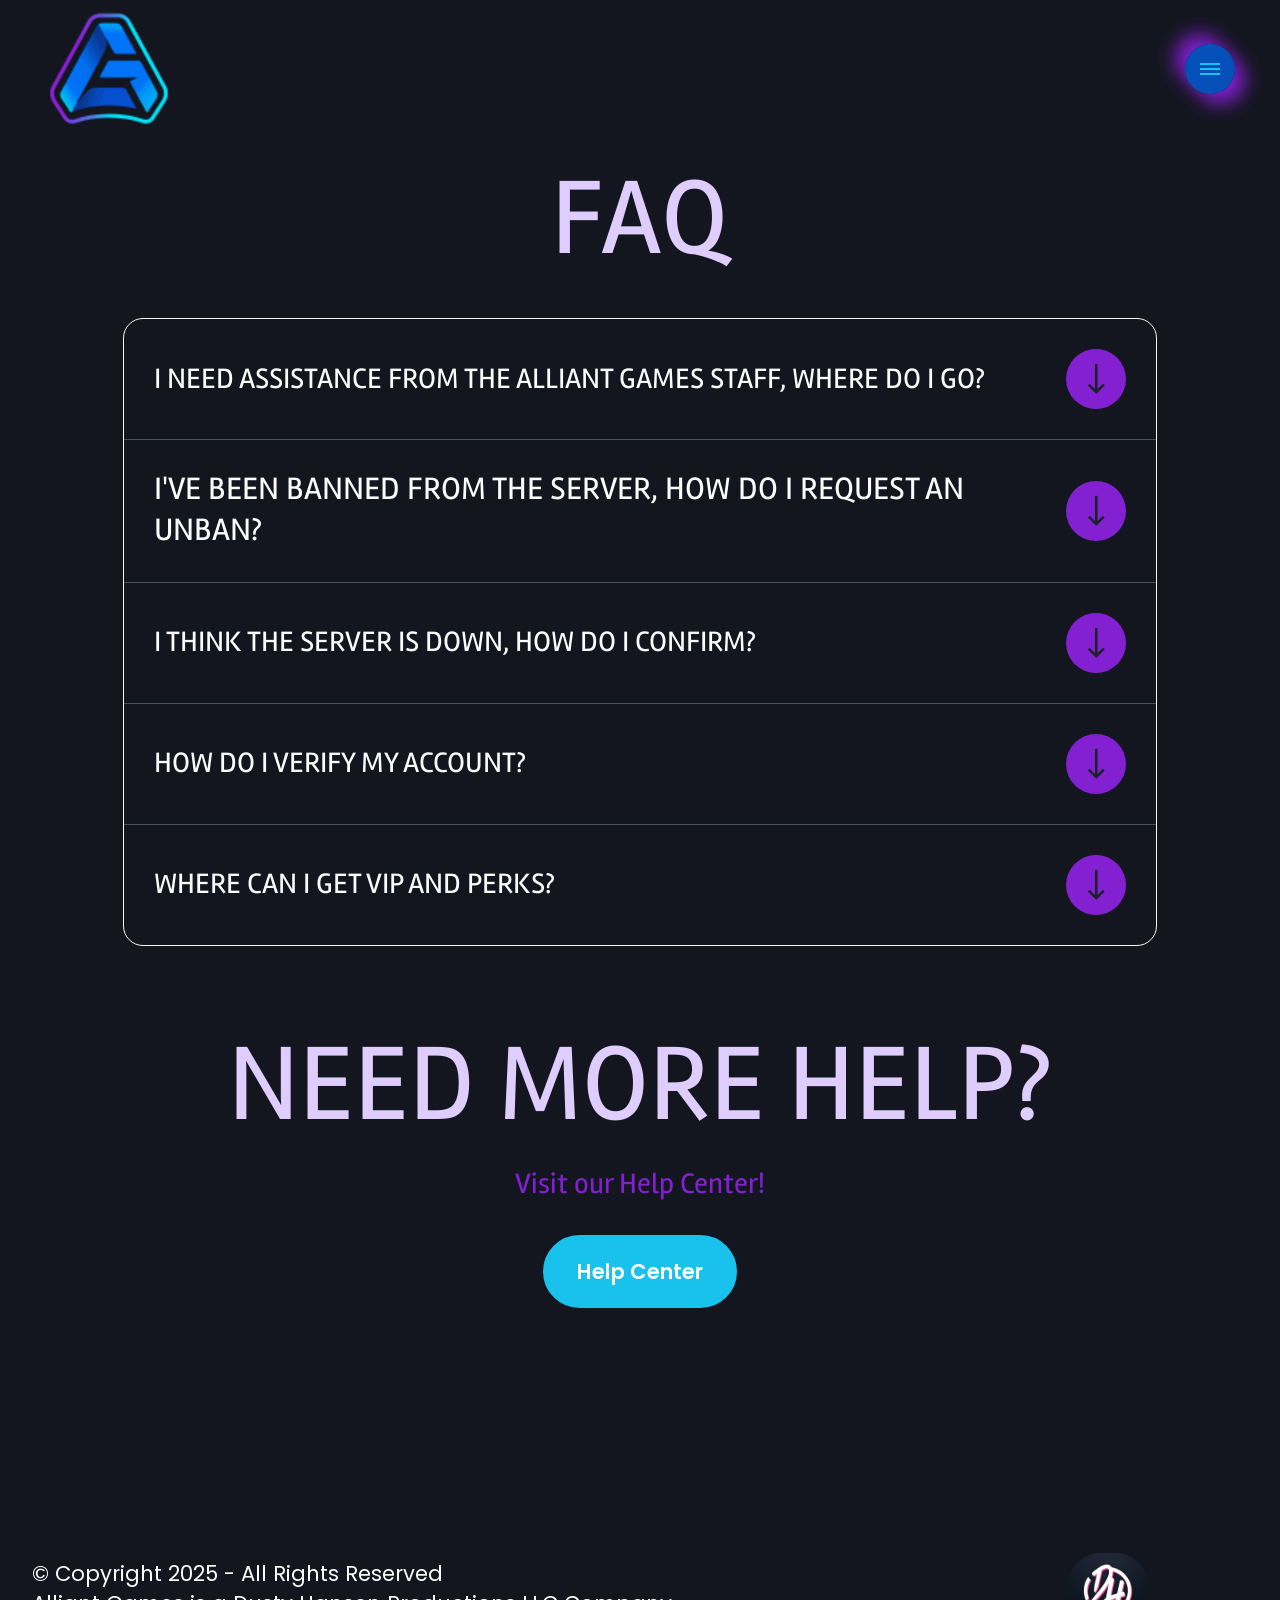
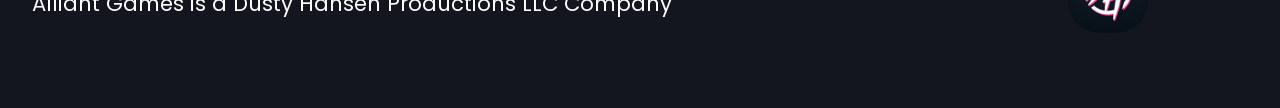
<file: faq.html>
<!DOCTYPE html>
<html  >
<head>
  
  <meta charset="UTF-8">
  <meta http-equiv="X-UA-Compatible" content="IE=edge">
  
  <meta name="twitter:card" content="summary_large_image"/>
  <meta name="twitter:image:src" content="assets/images/faq-meta.png">
  <meta property="og:image" content="assets/images/faq-meta.png">
  <meta name="twitter:title" content="FAQ">
  <meta name="viewport" content="width=device-width, initial-scale=1, minimum-scale=1">
  <link rel="shortcut icon" href="assets/images/mark201600x1600-96x96.png" type="image/x-icon">
  <meta name="description" content="Frequently asked questions.">
  
  
  <title>FAQ</title>
  <link rel="stylesheet" href="assets/web/assets/mobirise-icons/mobirise-icons.css">
  <link rel="stylesheet" href="assets/web/assets/mobirise-icons2/mobirise2.css">
  <link rel="stylesheet" href="assets/bootstrap/css/bootstrap.min.css">
  <link rel="stylesheet" href="assets/animatecss/animate.css">
  <link rel="stylesheet" href="assets/dropdown/css/style.css">
  <link rel="stylesheet" href="assets/socicon/css/styles.css">
  <link rel="stylesheet" href="assets/theme/css/style.css">
  <link rel="preload" href="https://fonts.googleapis.com/css?family=Rambla:400,400i,700,700i&display=swap" as="style" onload="this.onload=null;this.rel='stylesheet'">
  <noscript><link rel="stylesheet" href="https://fonts.googleapis.com/css?family=Rambla:400,400i,700,700i&display=swap"></noscript>
  <link rel="preload" href="https://fonts.googleapis.com/css?family=Poppins:100,100i,200,200i,300,300i,400,400i,500,500i,600,600i,700,700i,800,800i,900,900i&display=swap" as="style" onload="this.onload=null;this.rel='stylesheet'">
  <noscript><link rel="stylesheet" href="https://fonts.googleapis.com/css?family=Poppins:100,100i,200,200i,300,300i,400,400i,500,500i,600,600i,700,700i,800,800i,900,900i&display=swap"></noscript>
  <link rel="preload" as="style" href="assets/mobirise/css/mbr-additional.css?v=wAVgXQ"><link rel="stylesheet" href="assets/mobirise/css/mbr-additional.css?v=wAVgXQ" type="text/css">

  
  <link rel="apple-touch-icon" sizes="180x180" href="assets/images/apple-touch-icon.png">
<link rel="icon" type="image/png" sizes="32x32" href="assets/images/favicon-32x32.png">
<link rel="icon" type="image/png" sizes="16x16" href="assets/images/favicon-16x16.png">
<link rel="manifest" href="/site.webmanifest">
<script type="text/javascript">!function(e,t,n){function a(){var e=t.getElementsByTagName("script")[0],n=t.createElement("script");n.type="text/javascript",n.async=!0,n.src="https://beacon-v2.helpscout.net",e.parentNode.insertBefore(n,e)}if(e.Beacon=n=function(t,n,a){e.Beacon.readyQueue.push({method:t,options:n,data:a})},n.readyQueue=[],"complete"===t.readyState)return a();e.attachEvent?e.attachEvent("onload",a):e.addEventListener("load",a,!1)}(window,document,window.Beacon||function(){});</script>
<script type="text/javascript">window.Beacon('init', 'b2492d3f-a6b8-4b78-a430-2cda79140fb8')</script>
  
</head>
<body>

<!-- Analytics -->
<!-- Google tag (gtag.js) -->
<script async src="https://www.googletagmanager.com/gtag/js?id=G-6VX196WPLF"></script>
<script>
  window.dataLayer = window.dataLayer || [];
  function gtag(){dataLayer.push(arguments);}
  gtag('js', new Date());

  gtag('config', 'G-6VX196WPLF');
</script>
<!-- /Analytics -->


  
  <section data-bs-version="5.1" class="menu menu2 expertm5 cid-uUaEIHnzfs" once="menu" id="amenu2-z">
    

    <nav class="navbar navbar-dropdown navbar-fixed-top navbar-expand-lg">
        <div class="container-fluid">
            <div class="navbar-brand">
                <span class="navbar-logo">
                    <a href="index.html">
                        <img src="assets/images/mark201600x1600-96x96.webp" alt="Alliant Games" style="height: 8rem;">
                    </a>
                </span>
                
            </div>
            <div class="offcanvas_box">
                <button class="btn_offcanvas" type="button" data-bs-toggle="offcanvas" data-bs-target="#offcanvasRight" aria-controls="offcanvasRight">
                    <div class="hamburger-offcanvas">
                        <span></span>
                        <span></span>
                        <span></span>
                        <span></span>
                    </div>
                </button>
                <div class="offcanvas offcanvas-end" tabindex="-1" id="offcanvasRight" aria-labelledby="offcanvasRightLabel">

                    <div class="offcanvas-body">
                        <div class="offcanvas_head">
                            <div class="offcanvas_head_container">
                                <div class="navbar-brand">
                                <span class="navbar-logo">
                                     <a href="index.html">
                                        <img src="assets/images/mark201600x1600-96x96.webp" alt="Alliant Games" style="height: 8rem;">
                                     </a>
                                </span>
                                    
                                </div>
                                <button type="button" class="btn-close text-reset" data-bs-dismiss="offcanvas" aria-label="Close">
                                    <div class="hamburger-offcanvas">
                                        <span></span>
                                        <span></span>
                                        <span></span>
                                        <span></span>
                                    </div>
                                </button>
                            </div>
                            
                        </div>
                        <div class="offcanvas_link">
                            <ul class="navbar-nav nav-dropdown" data-app-modern-menu="true"><li class="nav-item">
                                    <a class="nav-link link text-white text-primary display-7" href="index.html">HOME</a>
                                </li>
                                <li class="nav-item">
                                    <a class="nav-link link text-white text-primary display-7" href="about.html">ABOUT US</a>
                                </li>
                                <li class="nav-item">
                                    <a class="nav-link link text-white text-primary display-7" href="https://alliant.gg" target="_blank">ALLIANT.GG</a>
                                </li>
                                <li class="nav-item"><a class="nav-link link text-white text-primary display-7" href="https://verify.alliant.gg" target="_blank">VERIFY</a></li><li class="nav-item dropdown">
                                    <a class="nav-link link text-white dropdown-toggle display-7" href="#" data-toggle="dropdown-submenu" data-bs-toggle="dropdown" data-bs-auto-close="outside" aria-expanded="false">SHOP</a><div class="dropdown-menu" aria-labelledby="dropdown-655"><a class="text-white dropdown-item text-primary display-7" href="https://perks.alliant.gg" target="_blank">PERKS SHOP</a><a class="text-white dropdown-item text-primary display-7" href="donate.html">DONATE</a></div>
                                </li>
                                <li class="nav-item dropdown open"><a class="nav-link link text-white dropdown-toggle show display-7" href="#" data-toggle="dropdown-submenu" data-bs-toggle="dropdown" data-bs-auto-close="outside" aria-expanded="true">HELP</a><div class="dropdown-menu show" aria-labelledby="dropdown-330" data-bs-popper="none"><a class="text-white dropdown-item text-primary display-7" href="https://docs.alliant.gg" target="_blank">HELP CENTER</a><a class="text-white dropdown-item text-primary display-7" href="https://status.alliant.gg" target="_blank">STATUS PAGE</a><a class="text-white dropdown-item text-primary display-7" href="faq.html">FAQS</a><a class="text-white dropdown-item text-primary display-7" href="privacy.html">PRIVACY POLICY</a><a class="text-white dropdown-item text-primary display-7" href="tos.html">TERMS OF SERVICE</a></div></li></ul>
                        </div>
                        <div class="social-container">
                            <p class="social-title mbr-fonts-style display-7">
                                FOLLOW US</p>
                            <div class="social-list justify-content-start">
                                <div class="soc-item">
                                    <a href="https://discord.gg/alliant" target="_blank"><span class="mbr-iconfont mbr-iconfont-social socicon-discord socicon"></span></a>
                                </div>
                                <div class="soc-item">
                                    <a href="https://x.com/alliantgames" target="_blank"><span class="mbr-iconfont mbr-iconfont-social socicon-twitter socicon"></span></a>
                                </div>
                                <div class="soc-item">
                                    <a href="https://instagram.com/alliantgames" target="_blank"><span class="mbr-iconfont mbr-iconfont-social socicon-instagram socicon"></span></a>
                                </div>
                                <div class="soc-item">
                                    <a href="https://youtube.com/@alliantgames" target="_blank"><span class="mbr-iconfont mbr-iconfont-social socicon-youtube socicon"></span></a>
                                </div>
                                <div class="soc-item">
                                    <a href="https://tiktok.com/@alliantgames" target="_blank"><span class="mbr-iconfont mbr-iconfont-social socicon-tiktok socicon"></span></a>
                                </div>
                                
                            </div>
                        </div>
                        
                    </div>
                </div>
            </div>
        </div>
    </nav>
</section>

<section data-bs-version="5.1" class="list02 planm5 cid-uU8gVEpNR6" id="list02-q">
    

    <div class="container-fluid">
        <div class="row">
            <div class="col-12 col-lg-10 item">
                <div class="title-wrapper">
                    <h2 class="mbr-section-title mbr-fonts-style display-1">
                        FAQ
                    </h2>
                </div>
                <div id="bootstrap-accordion_9" class="panel-group accordionStyles accordion" role="tablist" aria-multiselectable="true">
                    <div class="card">
                        <div class="card-header" role="tab" id="headingOne">
                            <a role="button" class="panel-title collapsed" data-toggle="collapse" data-bs-toggle="collapse" data-core="" href="#collapse1_9" aria-expanded="false" aria-controls="collapse1">
                                <h4 class="panel-title-edit mbr-fonts-style display-5">I NEED ASSISTANCE FROM THE ALLIANT GAMES STAFF, WHERE DO I GO?</h4>
                                <span class="sign mbr-iconfont mobi-mbri-down mobi-mbri"></span>
                            </a>
                        </div>
                        <div id="collapse1_9" class="panel-collapse noScroll collapse" role="tabpanel" aria-labelledby="headingOne" data-parent="#accordion" data-bs-parent="#bootstrap-accordion_9">
                            <div class="panel-body">
                                <p class="mbr-fonts-style panel-text display-7">
                                    There are several ways to get help: Open a ticket in our Discord, use the chat widget on our website, or email us at support@alliant.gg
                                </p>
                            </div>
                        </div>
                    </div>
                    <div class="card">
                        <div class="card-header" role="tab" id="headingTwo">
                            <a role="button" class="panel-title collapsed" data-toggle="collapse" data-bs-toggle="collapse" data-core="" href="#collapse2_9" aria-expanded="false" aria-controls="collapse2">
                                <h4 class="panel-title-edit mbr-fonts-style display-5">
                                    
                                <div><span style="font-size: 2rem;">I'VE BEEN BANNED FROM THE SERVER, HOW DO I REQUEST AN UNBAN?</span><br></div></h4>
                                <span class="sign mbr-iconfont mobi-mbri-down mobi-mbri"></span>
                            </a>
                        </div>
                        <div id="collapse2_9" class="panel-collapse noScroll collapse" role="tabpanel" aria-labelledby="headingTwo" data-parent="#accordion" data-bs-parent="#bootstrap-accordion_9">
                            <div class="panel-body">
                                <p class="mbr-fonts-style panel-text display-7">
                                    You can open a ban appeal ticket in our Discord. If you have been banned from the Discord, you can email us at support@alliant.gg or use our chat widget for assistance.
                                </p>
                            </div>
                        </div>
                    </div>
                    <div class="card">
                        <div class="card-header" role="tab" id="headingThree">
                            <a role="button" class="panel-title collapsed" data-toggle="collapse" data-bs-toggle="collapse" data-core="" href="#collapse3_9" aria-expanded="false" aria-controls="collapse3">
                                <h4 class="panel-title-edit mbr-fonts-style display-5">I THINK THE SERVER IS DOWN, HOW DO I CONFIRM?</h4>
                                <span class="sign mbr-iconfont mobi-mbri-down mobi-mbri"></span>
                            </a>
                        </div>
                        <div id="collapse3_9" class="panel-collapse noScroll collapse" role="tabpanel" aria-labelledby="headingThree" data-parent="#accordion" data-bs-parent="#bootstrap-accordion_9">
                            <div class="panel-body">
                                <p class="mbr-fonts-style panel-text display-7">
                                    Visit our Status Page at https://status.alliant.gg for the latest server status.
                                </p>
                            </div>
                        </div>
                    </div>
                    <div class="card">
                        <div class="card-header" role="tab" id="headingFour">
                            <a role="button" class="panel-title collapsed" data-toggle="collapse" data-bs-toggle="collapse" data-core="" href="#collapse4_9" aria-expanded="false" aria-controls="collapse4">
                                <h4 class="panel-title-edit mbr-fonts-style display-5">HOW DO I VERIFY MY ACCOUNT?</h4>
                                <span class="sign mbr-iconfont mobi-mbri-down mobi-mbri"></span>
                            </a>
                        </div>
                        <div id="collapse4_9" class="panel-collapse noScroll collapse" role="tabpanel" aria-labelledby="headingFour" data-parent="#accordion" data-bs-parent="#bootstrap-accordion_9">
                            <div class="panel-body">
                                <p class="mbr-fonts-style panel-text display-7">
                                    Visit our Verification Page at https://verify.alliant.gg to login with Steam and Discord to verify your accounts.
                                </p>
                            </div>
                        </div>
                    </div>
                    <div class="card">
                        <div class="card-header" role="tab" id="headingFive">
                            <a role="button" class="panel-title collapsed" data-toggle="collapse" data-bs-toggle="collapse" data-core="" href="#collapse5_9" aria-expanded="false" aria-controls="collapse5">
                                <h4 class="panel-title-edit mbr-fonts-style display-5">WHERE CAN I GET VIP AND PERKS?</h4>
                                <span class="sign mbr-iconfont mobi-mbri-down mobi-mbri"></span>
                            </a>
                        </div>
                        <div id="collapse5_9" class="panel-collapse noScroll collapse" role="tabpanel" aria-labelledby="headingFive" data-parent="#accordion" data-bs-parent="#bootstrap-accordion_9">
                            <div class="panel-body">
                                <p class="mbr-fonts-style panel-text display-7">
                                    Visit our Perks Shop at https://perks.alliant.gg to purchase VIP or additional Perks.
                                </p>
                            </div>
                        </div>
                    </div>
                    
                </div>
            </div>
        </div>
    </div>
</section>

<section data-bs-version="5.1" class="header4 cid-uU8knO55O3" id="aheader5-s">

    
    


    

    <div class="container-fluid">
        <div class="row">
            <div class="col-12 col-lg-12">
                <h1 class="mbr-section-title mbr-fonts-style align-center mb-0 display-1">NEED MORE HELP?<strong></strong></h1>
                <p class="mbr-text mbr-fonts-style align-center mb-0 display-5">
                    Visit our Help Center!
                </p>
                <div class="mbr-section-btn align-center"><a class="btn btn-primary display-7" href="https://docs.alliant.gg" target="_blank">Help Center</a></div>
            </div>
        </div>
    </div>
</section>

<section data-bs-version="5.1" class="offerm5 footer2 cid-v2K1ta64eN" once="footer" id="footer02-30">

    

    
    
    <div class="container">
        <div class="row justify-content-center">
            <div class="col-lg-9 text col-md-8 col-sm-12">
                <h2 class="mbr-fonts-style align-left mbr-white mbr-section-title display-4">© Copyright 2025 - All Rights Reserved<br>Alliant Games is a Dusty Hansen Productions LLC Company</h2>
            </div>
            <div class="col-sm-12 col-md-4 d-flex col-lg-3">
                <div class="image-block">

                    <img class="mbr-temp" src="assets/images/avatar-192x192.webp" alt="">

                </div>
                
                
            </div>
        </div>
    </div>
</section>


<script src="assets/bootstrap/js/bootstrap.bundle.min.js"></script>
  <script src="assets/smoothscroll/smooth-scroll.js"></script>
  <script src="assets/ytplayer/index.js"></script>
  <script src="assets/dropdown/js/navbar-dropdown.js"></script>
  <script src="assets/mbr-switch-arrow/mbr-switch-arrow.js"></script>
  <script src="assets/theme/js/script.js"></script>
  
  
  
  <input name="animation" type="hidden">
  </body>
</html>
</file>
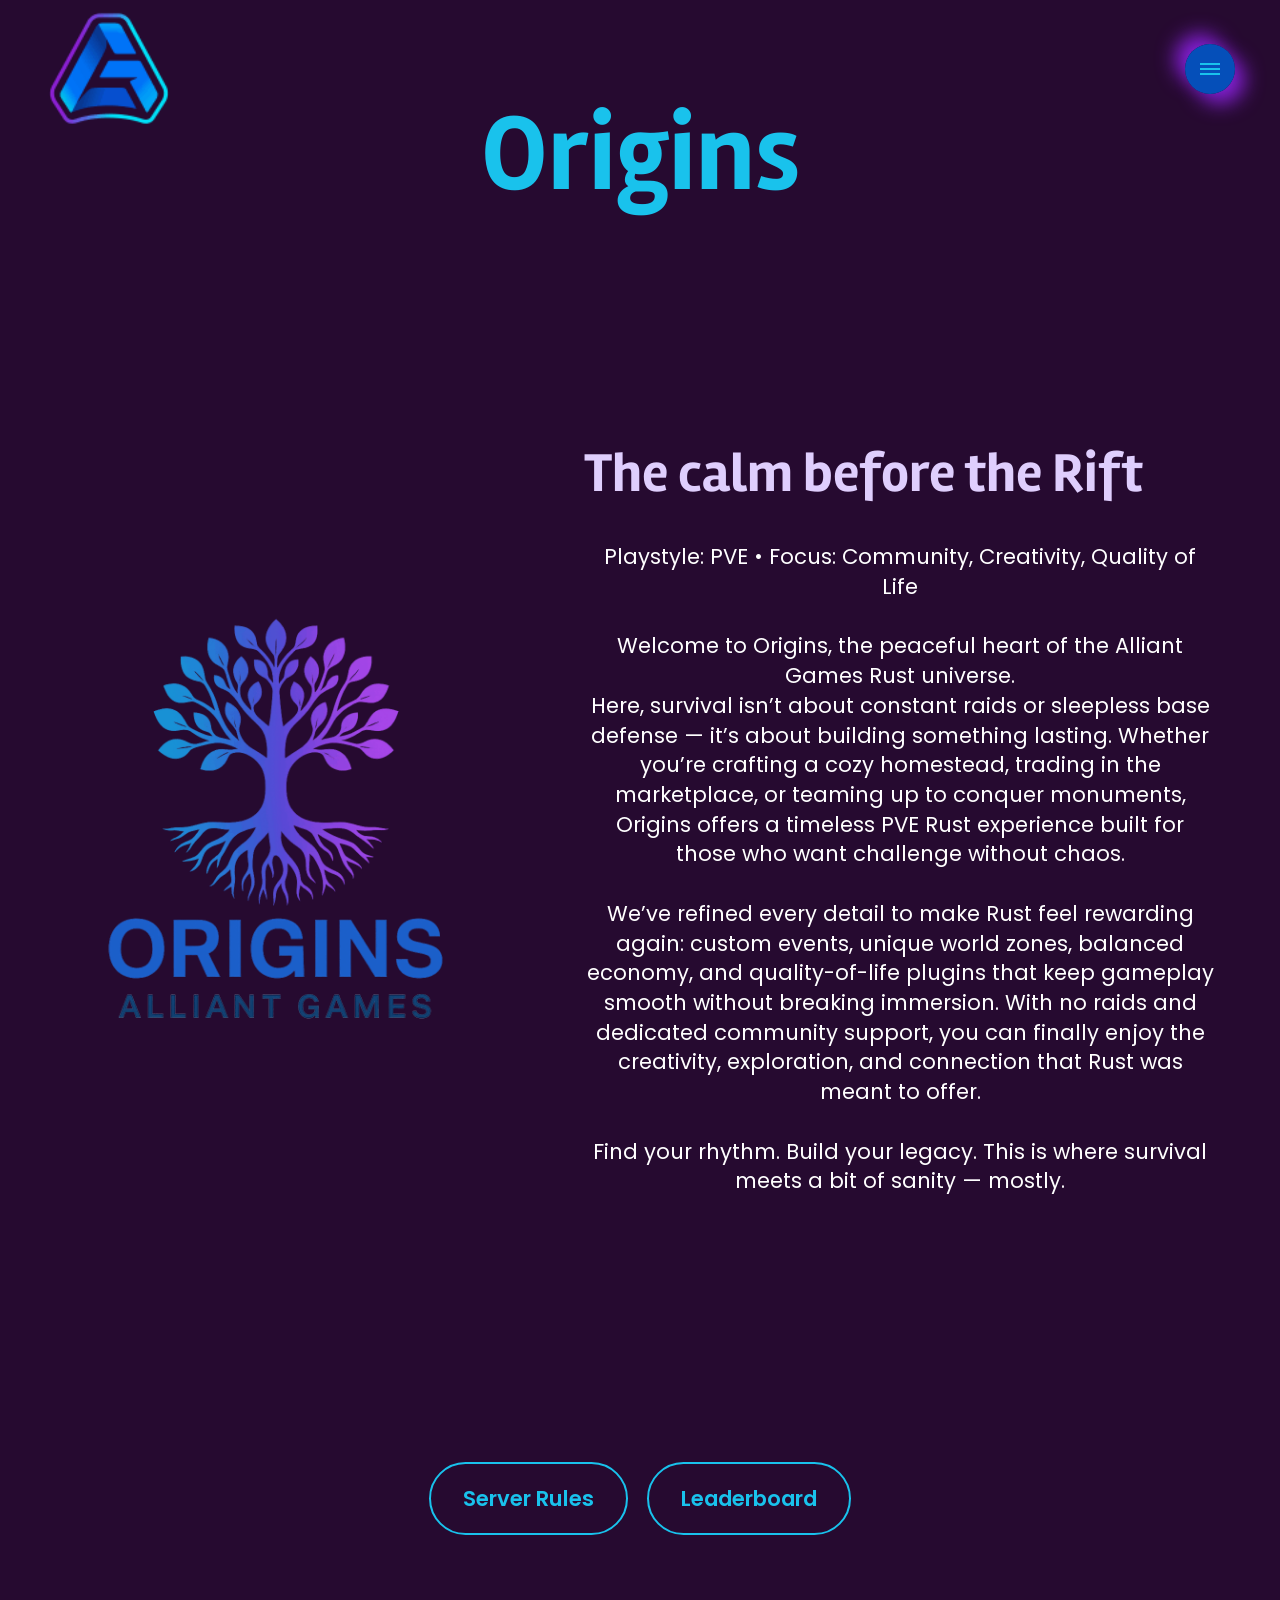
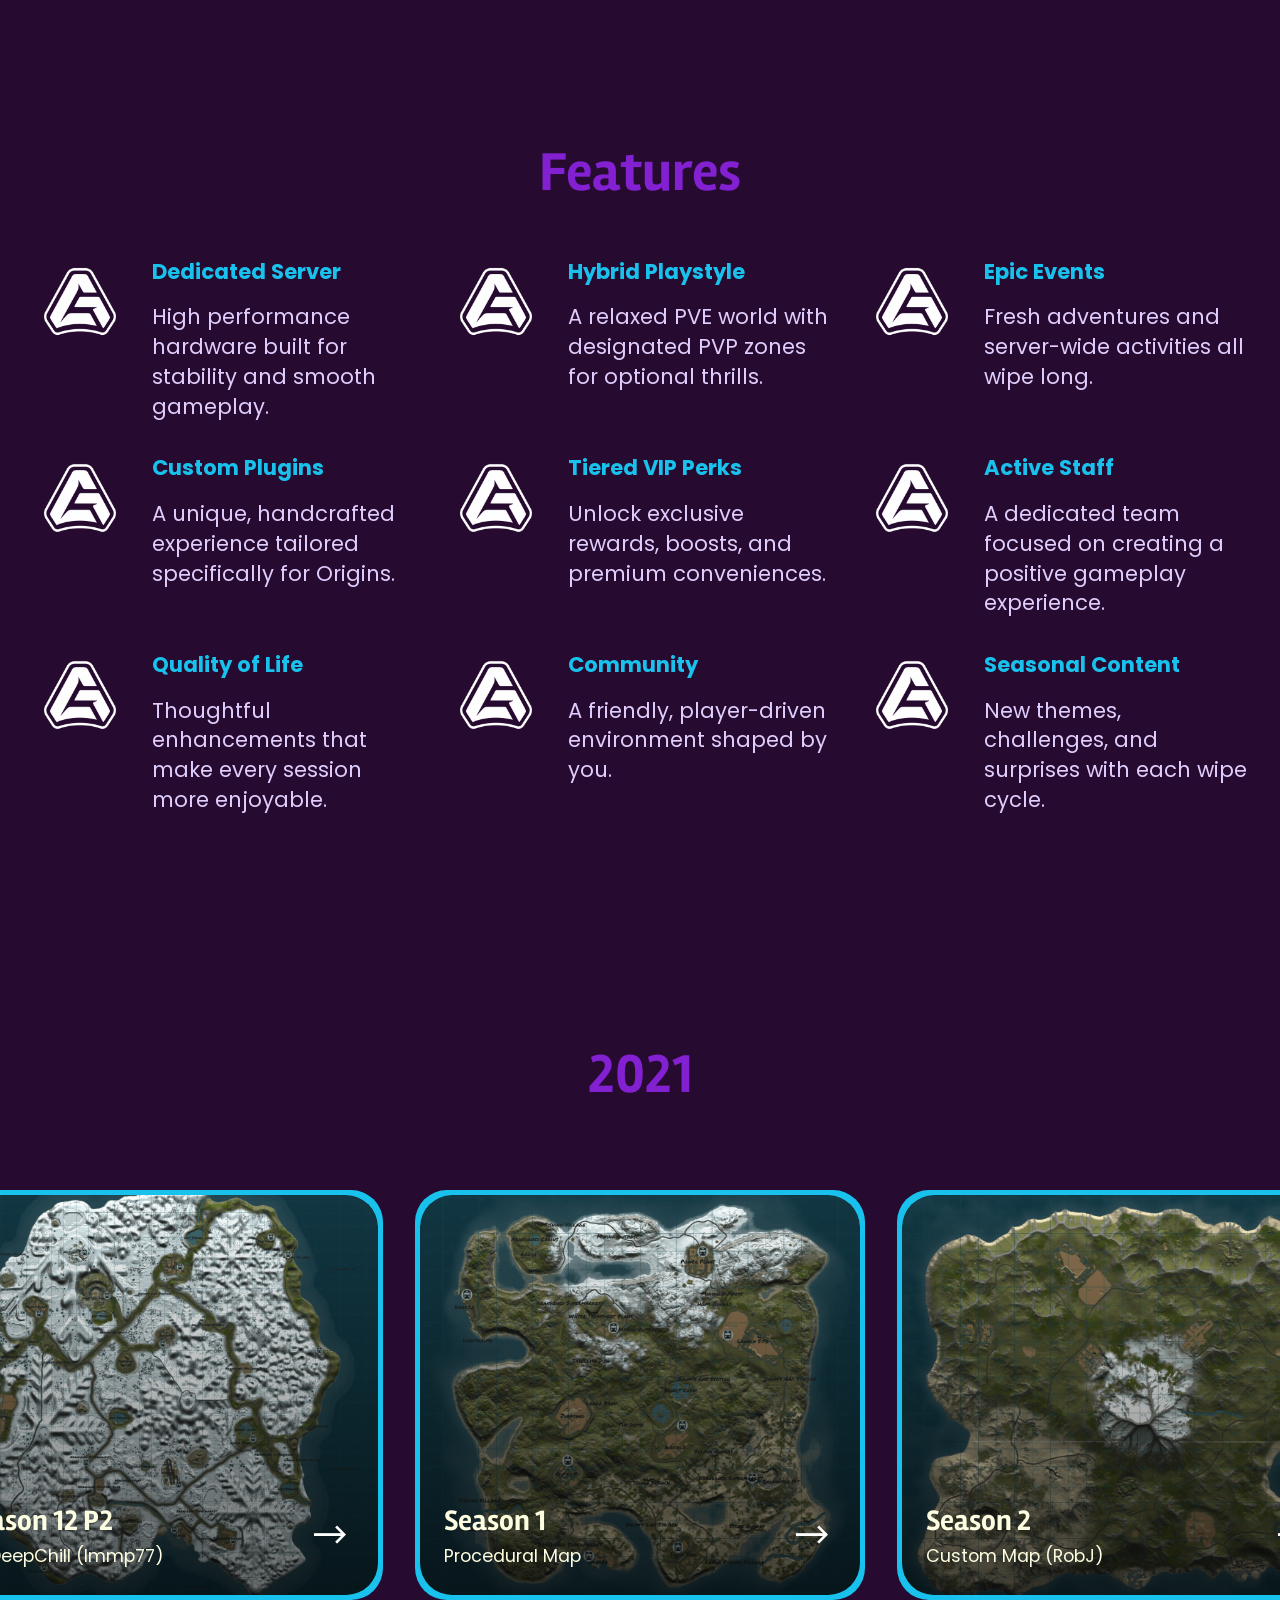
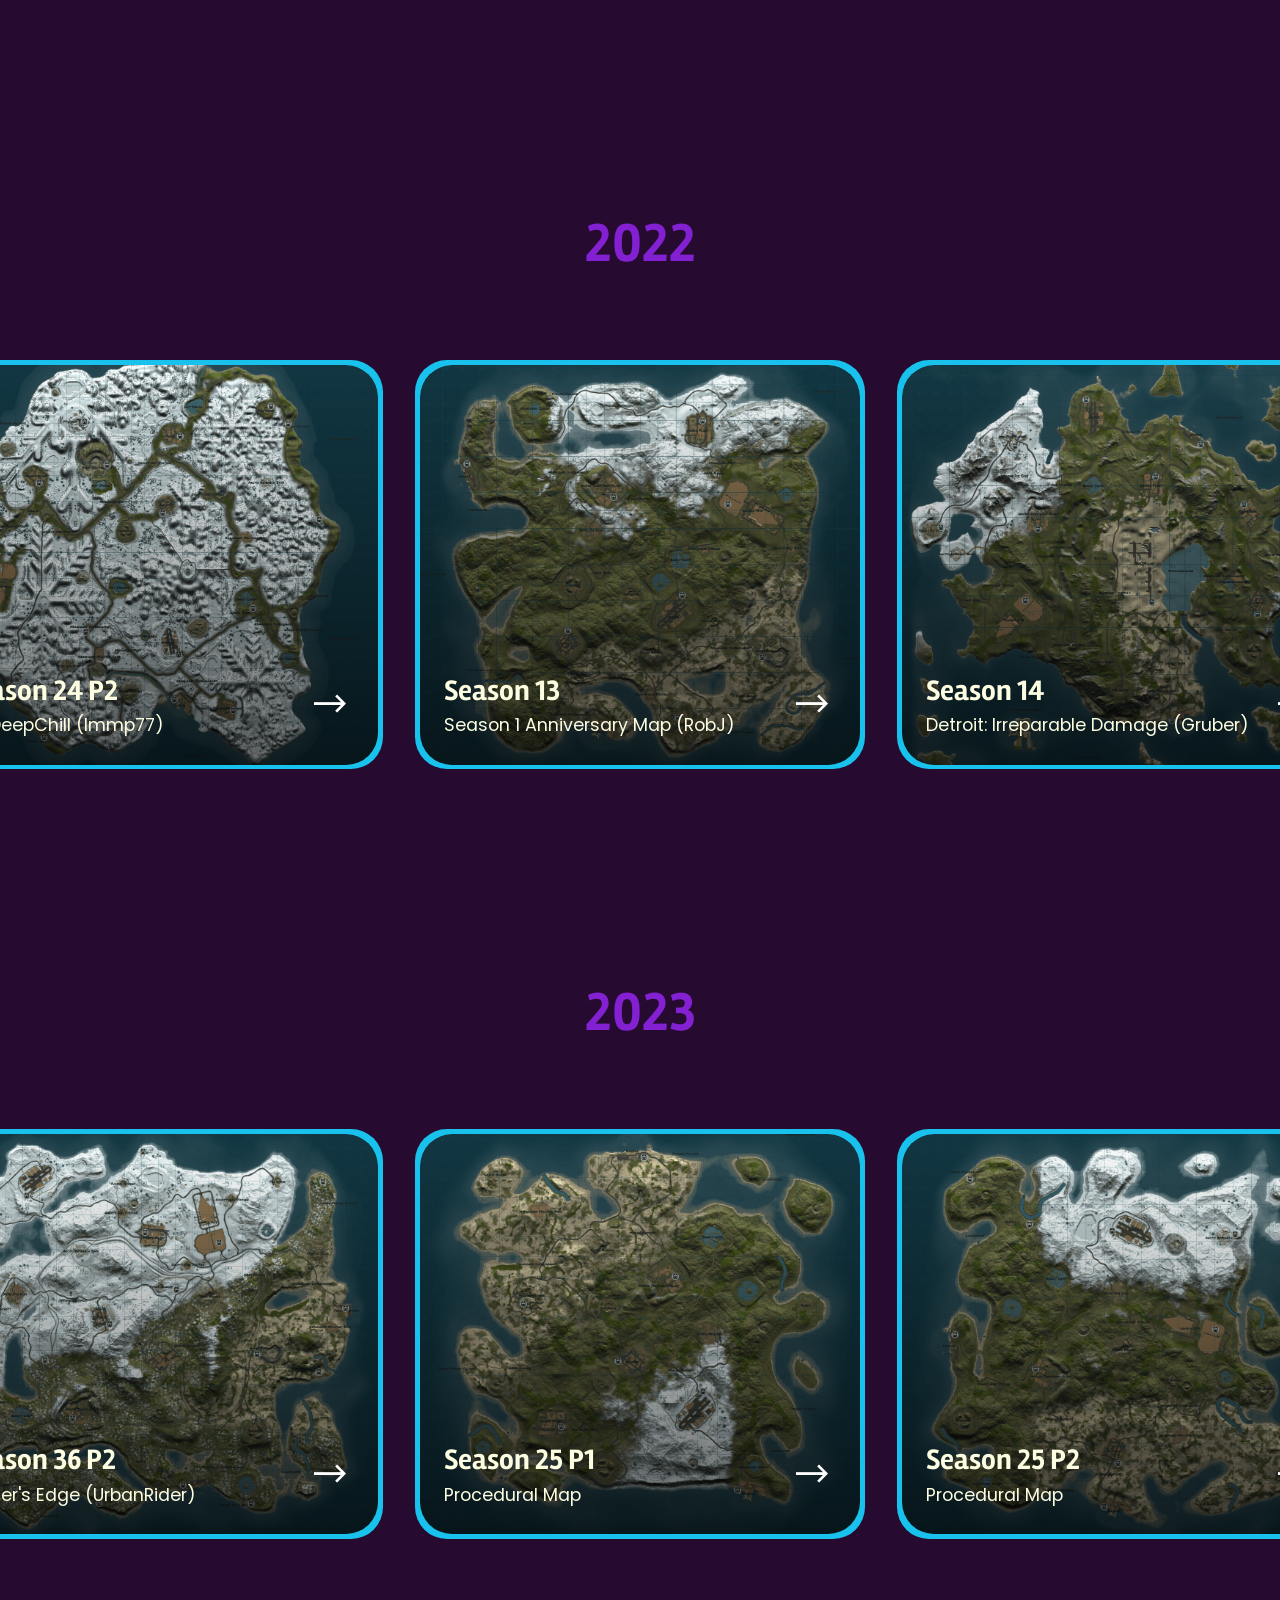
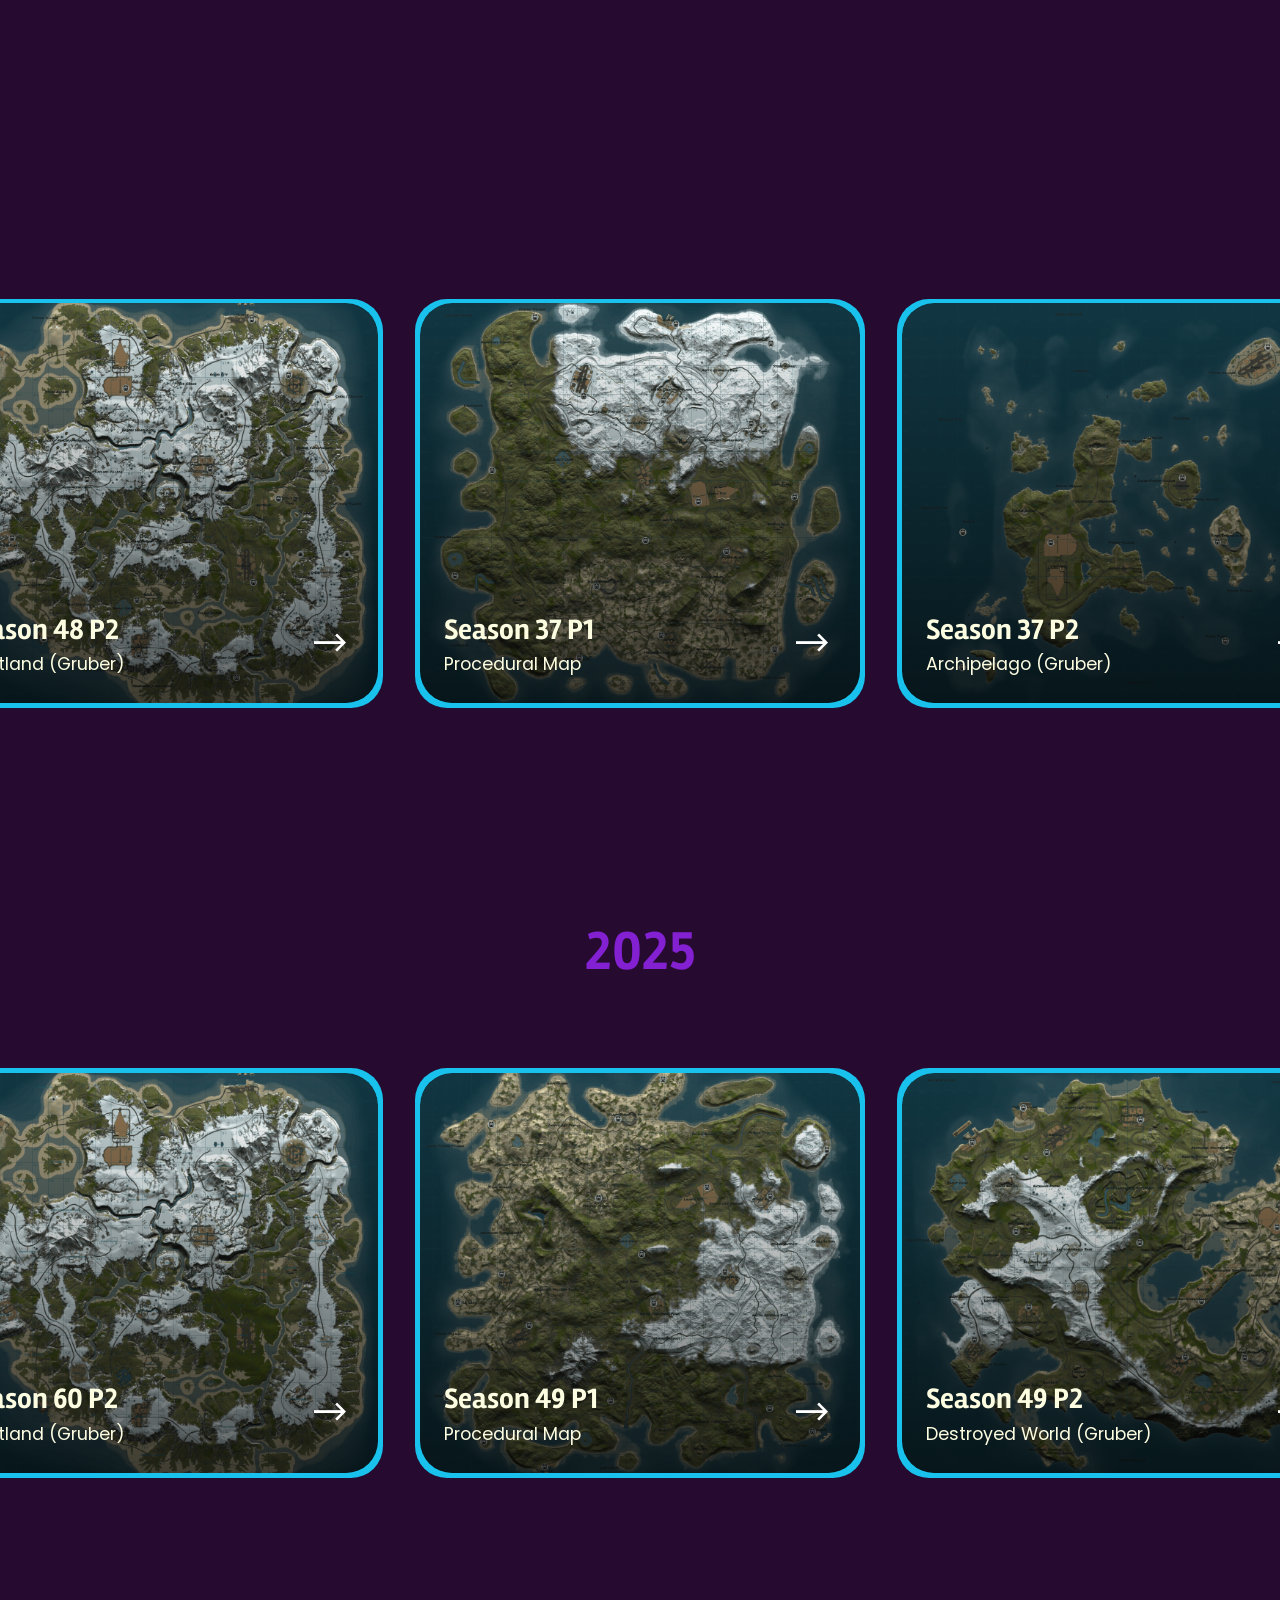
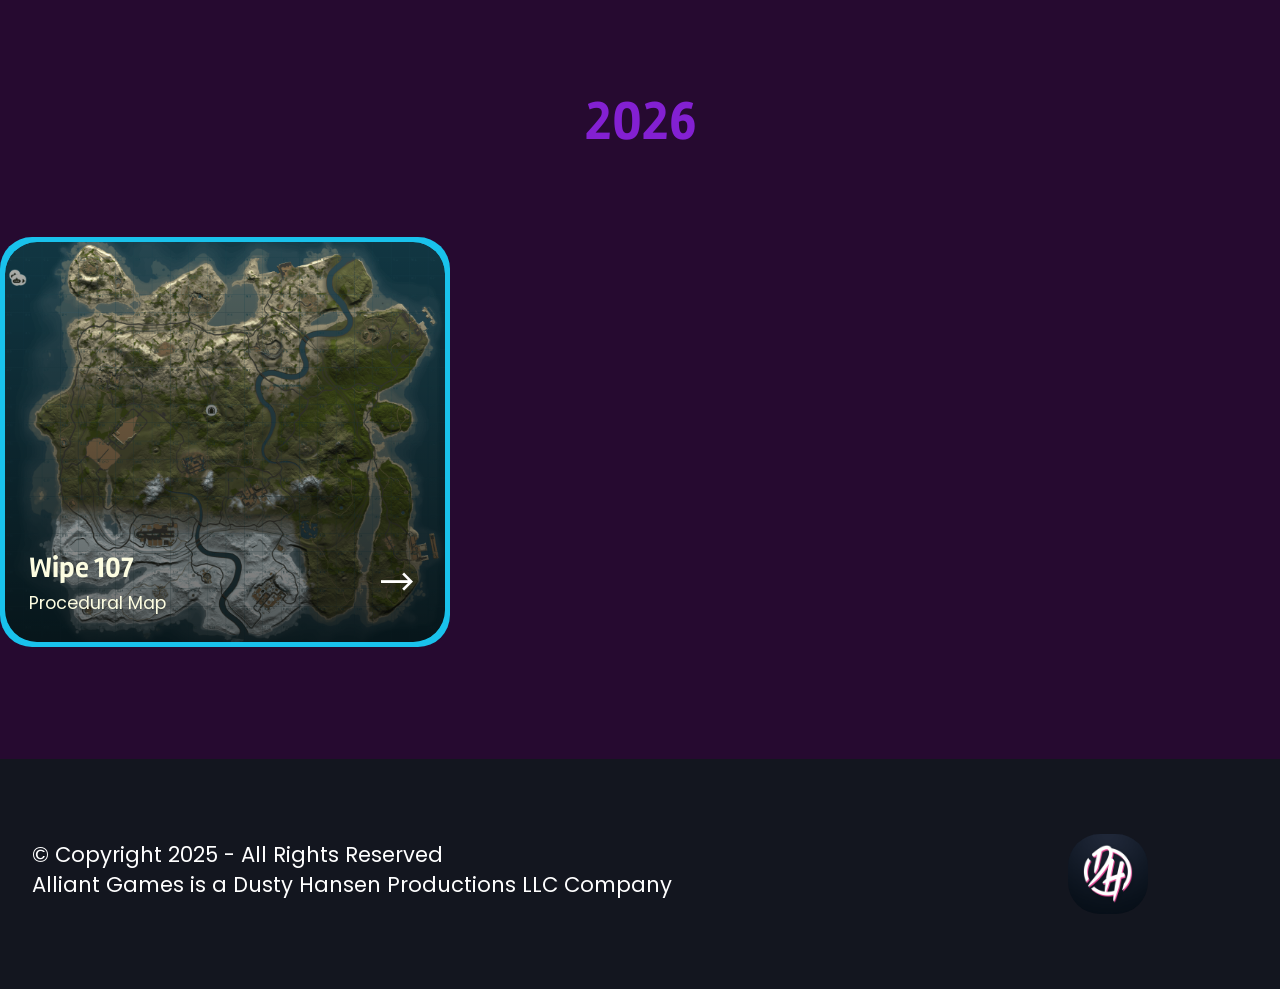
<file: origins.html>
<!DOCTYPE html>
<html  >
<head>
  
  <meta charset="UTF-8">
  <meta http-equiv="X-UA-Compatible" content="IE=edge">
  
  <meta name="twitter:card" content="summary_large_image"/>
  <meta name="twitter:image:src" content="assets/images/origins-meta.png">
  <meta property="og:image" content="assets/images/origins-meta.png">
  <meta name="twitter:title" content="Origins">
  <meta name="viewport" content="width=device-width, initial-scale=1, minimum-scale=1">
  <link rel="shortcut icon" href="assets/images/mark201600x1600-96x96.png" type="image/x-icon">
  <meta name="description" content="A timeless Rust experience where survival meets cooperation. Build, explore, and thrive in a world free from raids, with quality-of-life features that keep the grind fun and stress low.">
  
  
  <title>Origins</title>
  <link rel="stylesheet" href="assets/web/assets/mobirise-icons2/mobirise2.css">
  <link rel="stylesheet" href="assets/bootstrap/css/bootstrap.min.css">
  <link rel="stylesheet" href="assets/animatecss/animate.css">
  <link rel="stylesheet" href="assets/dropdown/css/style.css">
  <link rel="stylesheet" href="assets/socicon/css/styles.css">
  <link rel="stylesheet" href="assets/theme/css/style.css">
  <link rel="preload" href="https://fonts.googleapis.com/css?family=Rambla:400,400i,700,700i&display=swap" as="style" onload="this.onload=null;this.rel='stylesheet'">
  <noscript><link rel="stylesheet" href="https://fonts.googleapis.com/css?family=Rambla:400,400i,700,700i&display=swap"></noscript>
  <link rel="preload" href="https://fonts.googleapis.com/css?family=Poppins:100,100i,200,200i,300,300i,400,400i,500,500i,600,600i,700,700i,800,800i,900,900i&display=swap" as="style" onload="this.onload=null;this.rel='stylesheet'">
  <noscript><link rel="stylesheet" href="https://fonts.googleapis.com/css?family=Poppins:100,100i,200,200i,300,300i,400,400i,500,500i,600,600i,700,700i,800,800i,900,900i&display=swap"></noscript>
  <link rel="preload" as="style" href="assets/mobirise/css/mbr-additional.css?v=N2TQF7"><link rel="stylesheet" href="assets/mobirise/css/mbr-additional.css?v=N2TQF7" type="text/css">

  
  <link rel="apple-touch-icon" sizes="180x180" href="assets/images/apple-touch-icon.png">
<link rel="icon" type="image/png" sizes="32x32" href="assets/images/favicon-32x32.png">
<link rel="icon" type="image/png" sizes="16x16" href="assets/images/favicon-16x16.png">
<link rel="manifest" href="/site.webmanifest">
<script type="text/javascript">!function(e,t,n){function a(){var e=t.getElementsByTagName("script")[0],n=t.createElement("script");n.type="text/javascript",n.async=!0,n.src="https://beacon-v2.helpscout.net",e.parentNode.insertBefore(n,e)}if(e.Beacon=n=function(t,n,a){e.Beacon.readyQueue.push({method:t,options:n,data:a})},n.readyQueue=[],"complete"===t.readyState)return a();e.attachEvent?e.attachEvent("onload",a):e.addEventListener("load",a,!1)}(window,document,window.Beacon||function(){});</script>
<script type="text/javascript">window.Beacon('init', 'b2492d3f-a6b8-4b78-a430-2cda79140fb8')</script>
  
</head>
<body>

<!-- Analytics -->
<!-- Google tag (gtag.js) -->
<script async src="https://www.googletagmanager.com/gtag/js?id=G-6VX196WPLF"></script>
<script>
  window.dataLayer = window.dataLayer || [];
  function gtag(){dataLayer.push(arguments);}
  gtag('js', new Date());

  gtag('config', 'G-6VX196WPLF');
</script>
<!-- /Analytics -->


  
  <section data-bs-version="5.1" class="menu menu2 expertm5 cid-uUaEIHnzfs" once="menu" id="amenu2-1c">
    

    <nav class="navbar navbar-dropdown navbar-fixed-top navbar-expand-lg">
        <div class="container-fluid">
            <div class="navbar-brand">
                <span class="navbar-logo">
                    <a href="index.html">
                        <img src="assets/images/mark201600x1600-96x96.webp" alt="Alliant Games" style="height: 8rem;">
                    </a>
                </span>
                
            </div>
            <div class="offcanvas_box">
                <button class="btn_offcanvas" type="button" data-bs-toggle="offcanvas" data-bs-target="#offcanvasRight" aria-controls="offcanvasRight">
                    <div class="hamburger-offcanvas">
                        <span></span>
                        <span></span>
                        <span></span>
                        <span></span>
                    </div>
                </button>
                <div class="offcanvas offcanvas-end" tabindex="-1" id="offcanvasRight" aria-labelledby="offcanvasRightLabel">

                    <div class="offcanvas-body">
                        <div class="offcanvas_head">
                            <div class="offcanvas_head_container">
                                <div class="navbar-brand">
                                <span class="navbar-logo">
                                     <a href="index.html">
                                        <img src="assets/images/mark201600x1600-96x96.webp" alt="Alliant Games" style="height: 8rem;">
                                     </a>
                                </span>
                                    
                                </div>
                                <button type="button" class="btn-close text-reset" data-bs-dismiss="offcanvas" aria-label="Close">
                                    <div class="hamburger-offcanvas">
                                        <span></span>
                                        <span></span>
                                        <span></span>
                                        <span></span>
                                    </div>
                                </button>
                            </div>
                            
                        </div>
                        <div class="offcanvas_link">
                            <ul class="navbar-nav nav-dropdown" data-app-modern-menu="true"><li class="nav-item">
                                    <a class="nav-link link text-white text-primary display-7" href="index.html">HOME</a>
                                </li>
                                <li class="nav-item">
                                    <a class="nav-link link text-white text-primary display-7" href="about.html">ABOUT US</a>
                                </li>
                                <li class="nav-item">
                                    <a class="nav-link link text-white text-primary display-7" href="https://alliant.gg" target="_blank">ALLIANT.GG</a>
                                </li>
                                <li class="nav-item"><a class="nav-link link text-white text-primary display-7" href="https://verify.alliant.gg" target="_blank">VERIFY</a></li><li class="nav-item dropdown">
                                    <a class="nav-link link text-white dropdown-toggle display-7" href="#" data-toggle="dropdown-submenu" data-bs-toggle="dropdown" data-bs-auto-close="outside" aria-expanded="false">SHOP</a><div class="dropdown-menu" aria-labelledby="dropdown-655"><a class="text-white dropdown-item text-primary display-7" href="https://perks.alliant.gg" target="_blank">PERKS SHOP</a><a class="text-white dropdown-item text-primary display-7" href="donate.html">DONATE</a></div>
                                </li>
                                <li class="nav-item dropdown open"><a class="nav-link link text-white dropdown-toggle show display-7" href="#" data-toggle="dropdown-submenu" data-bs-toggle="dropdown" data-bs-auto-close="outside" aria-expanded="true">HELP</a><div class="dropdown-menu show" aria-labelledby="dropdown-330" data-bs-popper="none"><a class="text-white dropdown-item text-primary display-7" href="https://docs.alliant.gg" target="_blank">HELP CENTER</a><a class="text-white dropdown-item text-primary display-7" href="https://status.alliant.gg" target="_blank">STATUS PAGE</a><a class="text-white dropdown-item text-primary display-7" href="faq.html">FAQS</a><a class="text-white dropdown-item text-primary display-7" href="privacy.html">PRIVACY POLICY</a><a class="text-white dropdown-item text-primary display-7" href="tos.html">TERMS OF SERVICE</a></div></li></ul>
                        </div>
                        <div class="social-container">
                            <p class="social-title mbr-fonts-style display-7">
                                FOLLOW US</p>
                            <div class="social-list justify-content-start">
                                <div class="soc-item">
                                    <a href="https://discord.gg/alliant" target="_blank"><span class="mbr-iconfont mbr-iconfont-social socicon-discord socicon"></span></a>
                                </div>
                                <div class="soc-item">
                                    <a href="https://x.com/alliantgames" target="_blank"><span class="mbr-iconfont mbr-iconfont-social socicon-twitter socicon"></span></a>
                                </div>
                                <div class="soc-item">
                                    <a href="https://instagram.com/alliantgames" target="_blank"><span class="mbr-iconfont mbr-iconfont-social socicon-instagram socicon"></span></a>
                                </div>
                                <div class="soc-item">
                                    <a href="https://youtube.com/@alliantgames" target="_blank"><span class="mbr-iconfont mbr-iconfont-social socicon-youtube socicon"></span></a>
                                </div>
                                <div class="soc-item">
                                    <a href="https://tiktok.com/@alliantgames" target="_blank"><span class="mbr-iconfont mbr-iconfont-social socicon-tiktok socicon"></span></a>
                                </div>
                                
                            </div>
                        </div>
                        
                    </div>
                </div>
            </div>
        </div>
    </nav>
</section>

<section data-bs-version="5.1" class="article11 cid-v2EtPVFniA" id="article11-24">
    

    
    
    <div class="container">
        <div class="row justify-content-center">
            <div class="title col-md-12 col-lg-10">
                <h3 class="mbr-section-title mbr-fonts-style align-center mt-0 mb-0 display-1">
                <strong>Origins</strong></h3>
                
                
            </div>
        </div>
    </div>
</section>

<section data-bs-version="5.1" class="start article2 cid-v2Empe11Cv" id="article02-21">
	

	
	

	<div class="container">
		<div class="row justify-content-center">
			<div class="col-12 col-md-12 col-lg-5 image-wrapper">
				<img class="w-100" src="assets/images/origins20concept20tree202-1024x1024.webp" alt="Alliant Games Origins Logo">
			</div>
			<div class="col-12 col-md-12 col-lg">
				<div class="text-wrapper align-left">
					<h1 class="mbr-section-title mbr-fonts-style mb-4 display-2">
						<strong>The calm before the Rift</strong></h1>
					<p class="mbr-text align-left mbr-fonts-style mb-4 display-7">Playstyle: PVE • Focus: Community, Creativity, Quality of Life
<br>
<br>Welcome to Origins, the peaceful heart of the Alliant Games Rust universe.
<br>Here, survival isn’t about constant raids or sleepless base defense — it’s about building something lasting. Whether you’re crafting a cozy homestead, trading in the marketplace, or teaming up to conquer monuments, Origins offers a timeless PVE Rust experience built for those who want challenge without chaos.
<br>
<br>We’ve refined every detail to make Rust feel rewarding again: custom events, unique world zones, balanced economy, and quality-of-life plugins that keep gameplay smooth without breaking immersion. With no raids and dedicated community support, you can finally enjoy the creativity, exploration, and connection that Rust was meant to offer.
<br>
<br>Find your rhythm. Build your legacy. This is where survival meets a bit of sanity — mostly.</p>
					
				</div>
			</div>
		</div>
	</div>
</section>

<section data-bs-version="5.1" class="article16 cid-v2J6SIto49" id="article16-2g">
    
    <div class="container">
        <div class="row justify-content-center">
            <div class="col-md-12 col-lg-10">
                <div class="mbr-section-btn align-center"><a class="btn btn-primary-outline display-4" href="https://alliant.gg/rustrules" target="_blank">Server Rules</a>
                    <a class="btn btn-primary-outline display-4" href="rank.html">Leaderboard</a></div>
            </div>
        </div>
    </div>
</section>

<section data-bs-version="5.1" class="features15 cid-v2Eo66WPIb" id="features015-22">
	

	
	
	<div class="container">
		<div class="row justify-content-center">
			<div class="col-12 content-head">
				<div class="mbr-section-head mb-5">
					<h4 class="mbr-section-title mbr-fonts-style align-center mb-0 display-2">
						<strong>Features</strong>
					</h4>
					
				</div>
			</div>
		</div>
		<div class="row">
			<div class="item features-without-image col-12 col-lg-4 active">
				<div class="item-wrapper">
					<div class="img-wrapper">
						<img src="assets/images/white204-1224x1144.webp" alt="Alliant Games Logo">
					</div>
					<div class="card-box">
						<h4 class="card-title mbr-fonts-style mb-0 display-7">
							<strong>Dedicated Server</strong></h4>
						<h5 class="card-text mbr-fonts-style mt-3 display-7">
							<div>High performance hardware built for stability and smooth gameplay.</div>
						</h5>
					</div>
				</div>
			</div>
			<div class="item features-without-image col-12 col-lg-4">
				<div class="item-wrapper">
					<div class="img-wrapper">
						<img src="assets/images/white204-1224x1144.webp" alt="Alliant Games Logo" data-slide-to="1" data-bs-slide-to="1">
					</div>
					<div class="card-box">
						<h4 class="card-title mbr-fonts-style mb-0 display-7">
							<strong>Hybrid Playstyle</strong></h4>
						<h5 class="card-text mbr-fonts-style mt-3 display-7">
							A relaxed PVE world with designated PVP zones for optional thrills.</h5>
					</div>
				</div>
			</div>
			<div class="item features-without-image col-12 col-lg-4">
				<div class="item-wrapper">
					<div class="img-wrapper">
						<img src="assets/images/white204-1224x1144.webp" alt="Alliant Games Logo" data-bs-slide-to="2" data-slide-to="2">
					</div>
					<div class="card-box">
						<h4 class="card-title mbr-fonts-style mb-0 display-7">
							<strong>Epic Events</strong></h4>
						<h5 class="card-text mbr-fonts-style mt-3 display-7">
							Fresh adventures and server-wide activities all wipe long.</h5>
					</div>
				</div>
			</div>
			<div class="item features-without-image col-12 col-lg-4">
				<div class="item-wrapper">
					<div class="img-wrapper">
						<img src="assets/images/white204-1224x1144.webp" alt="Alliant Games Logo" data-slide-to="3" data-bs-slide-to="3">
					</div>
					<div class="card-box">
						<h4 class="card-title mbr-fonts-style mb-0 display-7">
							<strong>Custom Plugins</strong></h4>
						<h5 class="card-text mbr-fonts-style mt-3 display-7">
							A unique, handcrafted experience tailored specifically for Origins.</h5>
					</div>
				</div>
			</div>
			<div class="item features-without-image col-12 col-lg-4">
				<div class="item-wrapper">
					<div class="img-wrapper">
						<img src="assets/images/white204-1224x1144.webp" alt="Alliant Games Logo" data-bs-slide-to="4" data-slide-to="4">
					</div>
					<div class="card-box">
						<h4 class="card-title mbr-fonts-style mb-0 display-7">
							<strong>Tiered VIP Perks</strong></h4>
						<h5 class="card-text mbr-fonts-style mt-3 display-7">
							Unlock exclusive rewards, boosts, and premium conveniences.</h5>
					</div>
				</div>
			</div>
			<div class="item features-without-image col-12 col-lg-4">
				<div class="item-wrapper">
					<div class="img-wrapper">
						<img src="assets/images/white204-1224x1144.webp" alt="Alliant Games Logo" data-slide-to="5" data-bs-slide-to="5">
					</div>
					<div class="card-box">
						<h4 class="card-title mbr-fonts-style mb-0 display-7"><strong>Active Staff</strong></h4>
						<h5 class="card-text mbr-fonts-style mt-3 display-7">A dedicated team focused on creating a positive gameplay experience.</h5>
					</div>
				</div>
			</div>

			<div class="item features-without-image col-12 col-lg-4">
				<div class="item-wrapper">
					<div class="img-wrapper">
						<img src="assets/images/white204-1224x1144.webp" alt="Alliant Games Logo" data-bs-slide-to="6" data-slide-to="6">
					</div>
					<div class="card-box">
						<h4 class="card-title mbr-fonts-style mb-0 display-7">
							<strong>Quality of Life</strong></h4>
						<h5 class="card-text mbr-fonts-style mt-3 display-7">
							Thoughtful enhancements that make every session more enjoyable.</h5>
					</div>
				</div>
			</div>
			<div class="item features-without-image col-12 col-lg-4">
				<div class="item-wrapper">
					<div class="img-wrapper">
						<img src="assets/images/white204-1224x1144.webp" alt="Alliant Games Logo" data-bs-slide-to="7" data-slide-to="7">
					</div>
					<div class="card-box">
						<h4 class="card-title mbr-fonts-style mb-0 display-7"><strong>Community</strong></h4>
						<h5 class="card-text mbr-fonts-style mt-3 display-7">
						  A friendly, player-driven environment shaped by you.</h5>
					</div>
				</div>
			</div>
			<div class="item features-without-image col-12 col-lg-4">
				<div class="item-wrapper">
					<div class="img-wrapper">
						<img src="assets/images/white204-1224x1144.webp" alt="Alliant Games Logo" data-bs-slide-to="8" data-slide-to="8">
					</div>
					<div class="card-box">
						<h4 class="card-title mbr-fonts-style mb-0 display-7">
							<strong>Seasonal Content</strong></h4>
						<h5 class="card-text mbr-fonts-style mt-3 display-7">
							New themes, challenges, and surprises with each wipe cycle.</h5>
					</div>
				</div>
			</div>
		</div>
	</div>
</section>

<section data-bs-version="5.1" class="slider1 mbr-embla cid-v2JCT2V4Zg" id="slider01-2s">
	
	
	<div class="container-fluid">
		<div class="row mb-5 justify-content-center">
			<div class="col-12 content-head">
				<div class="mb-4 text-center">

					<h3 class="mbr-section-title mbr-fonts-style align-center mb-0 display-2"><strong>2021</strong></h3>
				</div>


				
			</div>
		</div>
		<div class="row">
			<div class="col-12">
				<div class="embla position-relative" data-skip-snaps="true" data-align="center" data-contain-scroll="trimSnaps" data-loop="true" data-auto-play-interval="5" data-draggable="true">
					<div class="embla__viewport">
						<div class="embla__container">
							<div class="embla__slide slider-image item" style="margin-left: 1rem; margin-right: 1rem;">
								<div class="slide-content">
									<div class="item-img">
										<div class="item-wrapper">
											<img class="card-img-bg w-100 h-100" src="assets/images/season20120map-1200x1200.webp" alt="Season 1" title="" data-slide-to="0" data-bs-slide-to="0">
											<div class="card-box row">
												<div class="col pe-0">
													<h3 class="card-title card-title-1 mbr-fonts-style display-5"><strong>Season 1</strong></h3>
													<p class="card-text mbr-fonts-style display-7">Procedural Map</p>
												</div>
												<div class="col-auto icon-wrapper d-flex align-items-center overflow-hidden">
													<a href="#"><span class="mbr-iconfont mobi-mbri-right mobi-mbri"></span></a>
												</div>

											</div>
										</div>
									</div>
								</div>
							</div>
							<div class="embla__slide slider-image item" style="margin-left: 1rem; margin-right: 1rem;">
								<div class="slide-content">
									<div class="item-img">
										<div class="item-wrapper">
											<img class="card-img-bg w-100 h-100" src="assets/images/season20220map-1200x1200.webp" alt="Season 2" title="" data-slide-to="1" data-bs-slide-to="1">
											<div class="card-box row">
												<div class="col pe-0">
													<h3 class="card-title card-title-1 mbr-fonts-style display-5">
														<strong>Season 2</strong></h3>
													<p class="card-text mbr-fonts-style display-7">Custom Map (RobJ)</p>
												</div>
												<div class="col-auto icon-wrapper d-flex align-items-center overflow-hidden">
													<a href="#"><span class="mbr-iconfont mobi-mbri-right mobi-mbri"></span></a>
												</div>

											</div>
										</div>
									</div>
								</div>
							</div>
							<div class="embla__slide slider-image item" style="margin-left: 1rem; margin-right: 1rem;">
								<div class="slide-content">
									<div class="item-img">
										<div class="item-wrapper">
											<img class="card-img-bg w-100 h-100" src="assets/images/season20320map-1200x1200.webp" alt="Season 3" title="" data-slide-to="2" data-bs-slide-to="2">
											<div class="card-box row">
												<div class="col pe-0">
													<h3 class="card-title card-title-1 mbr-fonts-style display-5">
														<strong>Season 3</strong></h3>
													<p class="card-text mbr-fonts-style display-7">Custom Map (RobJ)</p>
												</div>
												<div class="col-auto icon-wrapper d-flex align-items-center overflow-hidden">
													<a href="#"><span class="mbr-iconfont mobi-mbri-right mobi-mbri"></span></a>
												</div>

											</div>
										</div>
									</div>
								</div>
							</div>
							<div class="embla__slide slider-image item" style="margin-left: 1rem; margin-right: 1rem;">
								<div class="slide-content">
									<div class="item-img">
										<div class="item-wrapper">
											<img class="card-img-bg w-100 h-100" src="assets/images/season20420map-1000x1000.webp" alt="Season 4" title="" data-slide-to="3" data-bs-slide-to="3">
											<div class="card-box row">
												<div class="col pe-0">
													<h3 class="card-title card-title-1 mbr-fonts-style display-5">
														<strong>Season 4</strong></h3>
													<p class="card-text mbr-fonts-style display-7">Custom Map (RobJ)</p>
												</div>
												<div class="col-auto icon-wrapper d-flex align-items-center overflow-hidden">
													<a href="#"><span class="mbr-iconfont mobi-mbri-right mobi-mbri"></span></a>
												</div>

											</div>
										</div>
									</div>
								</div>
							</div>
							<div class="embla__slide slider-image item" style="margin-left: 1rem; margin-right: 1rem;">
								<div class="slide-content">
									<div class="item-img">
										<div class="item-wrapper">
											<img class="card-img-bg w-100 h-100" src="assets/images/season20520map-879x879.webp" alt="Season 5" title="" data-slide-to="4" data-bs-slide-to="4">
											<div class="card-box row">
												<div class="col pe-0">
													<h3 class="card-title card-title-1 mbr-fonts-style display-5">
														<strong>Season 5</strong></h3>
													<p class="card-text mbr-fonts-style display-7">Combustion Isle (RobJ)</p>
												</div>
												<div class="col-auto icon-wrapper d-flex align-items-center overflow-hidden">
													<a href="#"><span class="mbr-iconfont mobi-mbri-right mobi-mbri"></span></a>
												</div>

											</div>
										</div>
									</div>
								</div>
							</div>
							<div class="embla__slide slider-image item" style="margin-left: 1rem; margin-right: 1rem;">
								<div class="slide-content">
									<div class="item-img">
										<div class="item-wrapper">
											<img class="card-img-bg w-100 h-100" src="assets/images/season20620map-1200x1200.webp" alt="Season 6" title="" data-slide-to="5" data-bs-slide-to="5">
											<div class="card-box row">
												<div class="col pe-0">
													<h3 class="card-title card-title-1 mbr-fonts-style display-5">
														<strong>Season 6</strong></h3>
													<p class="card-text mbr-fonts-style display-7">Custom Map (RobJ)</p>
												</div>
												<div class="col-auto icon-wrapper d-flex align-items-center overflow-hidden">
													<a href="#"><span class="mbr-iconfont mobi-mbri-right mobi-mbri"></span></a>
												</div>

											</div>
										</div>
									</div>
								</div>
							</div>
							<div class="embla__slide slider-image item" style="margin-left: 1rem; margin-right: 1rem;">
								<div class="slide-content">
									<div class="item-img">
										<div class="item-wrapper">
											<img class="card-img-bg w-100 h-100" src="assets/images/season20720map-1200x1200.webp" alt="Season 7" title="" data-slide-to="6" data-bs-slide-to="6">
											<div class="card-box row">
												<div class="col pe-0">
													<h3 class="card-title card-title-1 mbr-fonts-style display-5">
														<strong>Season 7</strong></h3>
													<p class="card-text mbr-fonts-style display-7">Custom Map (RobJ)</p>
												</div>
												<div class="col-auto icon-wrapper d-flex align-items-center overflow-hidden">
													<a href="#"><span class="mbr-iconfont mobi-mbri-right mobi-mbri"></span></a>
												</div>

											</div>
										</div>
									</div>
								</div>
							</div>
							<div class="embla__slide slider-image item" style="margin-left: 1rem; margin-right: 1rem;">
								<div class="slide-content">
									<div class="item-img">
										<div class="item-wrapper">
											<img class="card-img-bg w-100 h-100" src="assets/images/season20820map-1200x1200.webp" alt="Season 8" title="" data-slide-to="7" data-bs-slide-to="7">
											<div class="card-box row">
												<div class="col pe-0">
													<h3 class="card-title card-title-1 mbr-fonts-style display-5">
														<strong>Season 8</strong></h3>
													<p class="card-text mbr-fonts-style display-7">Custom Map (RobJ)</p>
												</div>
												<div class="col-auto icon-wrapper d-flex align-items-center overflow-hidden">
													<a href="#"><span class="mbr-iconfont mobi-mbri-right mobi-mbri"></span></a>
												</div>

											</div>
										</div>
									</div>
								</div>
							</div><div class="embla__slide slider-image item" style="margin-left: 1rem; margin-right: 1rem;">
								<div class="slide-content">
									<div class="item-img">
										<div class="item-wrapper">
											<img class="card-img-bg w-100 h-100" src="assets/images/season20920map-1200x1200.webp" alt="Season 8" title="" data-slide-to="8" data-bs-slide-to="8">
											<div class="card-box row">
												<div class="col pe-0">
													<h3 class="card-title card-title-1 mbr-fonts-style display-5">
														<strong>Season 9</strong></h3>
													<p class="card-text mbr-fonts-style display-7">Procedural Map</p>
												</div>
												<div class="col-auto icon-wrapper d-flex align-items-center overflow-hidden">
													<a href="#"><span class="mbr-iconfont mobi-mbri-right mobi-mbri"></span></a>
												</div>

											</div>
										</div>
									</div>
								</div>
							</div><div class="embla__slide slider-image item" style="margin-left: 1rem; margin-right: 1rem;">
								<div class="slide-content">
									<div class="item-img">
										<div class="item-wrapper">
											<img class="card-img-bg w-100 h-100" src="assets/images/season201020map-1200x1200.webp" alt="Season 8" title="" data-slide-to="9" data-bs-slide-to="9">
											<div class="card-box row">
												<div class="col pe-0">
													<h3 class="card-title card-title-1 mbr-fonts-style display-5">
														<strong>Season 10</strong></h3>
													<p class="card-text mbr-fonts-style display-7">Procedural Map</p>
												</div>
												<div class="col-auto icon-wrapper d-flex align-items-center overflow-hidden">
													<a href="#"><span class="mbr-iconfont mobi-mbri-right mobi-mbri"></span></a>
												</div>

											</div>
										</div>
									</div>
								</div>
							</div><div class="embla__slide slider-image item" style="margin-left: 1rem; margin-right: 1rem;">
								<div class="slide-content">
									<div class="item-img">
										<div class="item-wrapper">
											<img class="card-img-bg w-100 h-100" src="assets/images/season201120map-1200x1200.webp" alt="Season 8" title="" data-slide-to="10" data-bs-slide-to="10">
											<div class="card-box row">
												<div class="col pe-0">
													<h3 class="card-title card-title-1 mbr-fonts-style display-5">
														<strong>Season 11</strong></h3>
													<p class="card-text mbr-fonts-style display-7">Isla Nublar (Elektrik)</p>
												</div>
												<div class="col-auto icon-wrapper d-flex align-items-center overflow-hidden">
													<a href="#"><span class="mbr-iconfont mobi-mbri-right mobi-mbri"></span></a>
												</div>

											</div>
										</div>
									</div>
								</div>
							</div><div class="embla__slide slider-image item" style="margin-left: 1rem; margin-right: 1rem;">
								<div class="slide-content">
									<div class="item-img">
										<div class="item-wrapper">
											<img class="card-img-bg w-100 h-100" src="assets/images/season2012p120map-1200x1200.webp" alt="Season 8" title="" data-slide-to="11" data-bs-slide-to="11">
											<div class="card-box row">
												<div class="col pe-0">
													<h3 class="card-title card-title-1 mbr-fonts-style display-5">
														<strong>Season 12 P1</strong></h3>
													<p class="card-text mbr-fonts-style display-7">Procedural Map</p>
												</div>
												<div class="col-auto icon-wrapper d-flex align-items-center overflow-hidden">
													<a href="#"><span class="mbr-iconfont mobi-mbri-right mobi-mbri"></span></a>
												</div>

											</div>
										</div>
									</div>
								</div>
							</div><div class="embla__slide slider-image item" style="margin-left: 1rem; margin-right: 1rem;">
								<div class="slide-content">
									<div class="item-img">
										<div class="item-wrapper">
											<img class="card-img-bg w-100 h-100" src="assets/images/season2012p220map-1200x1200.webp" alt="Season 8" title="" data-slide-to="12" data-bs-slide-to="12">
											<div class="card-box row">
												<div class="col pe-0">
													<h3 class="card-title card-title-1 mbr-fonts-style display-5">
														<strong>Season 12 P2</strong></h3>
													<p class="card-text mbr-fonts-style display-7">RWDeepChill (Immp77)</p>
												</div>
												<div class="col-auto icon-wrapper d-flex align-items-center overflow-hidden">
													<a href="#"><span class="mbr-iconfont mobi-mbri-right mobi-mbri"></span></a>
												</div>

											</div>
										</div>
									</div>
								</div>
							</div>
						</div>
					</div>
					<button class="embla__button embla__button--prev">
						<span class="mobi-mbri mobi-mbri-left" aria-hidden="true"></span>
						<span class="sr-only visually-hidden visually-hidden">Previous</span>
					</button>
					<button class="embla__button embla__button--next">
						<span class="mobi-mbri mobi-mbri-right" aria-hidden="true"></span>
						<span class="sr-only visually-hidden visually-hidden">Next</span>
					</button>
				</div>
			</div>
		</div>
	</div>
</section>

<section data-bs-version="5.1" class="slider1 mbr-embla cid-v2JD2rgXAW" id="slider01-2t">
	
	
	<div class="container-fluid">
		<div class="row mb-5 justify-content-center">
			<div class="col-12 content-head">
				<div class="mb-4 text-center">

					<h3 class="mbr-section-title mbr-fonts-style align-center mb-0 display-2"><strong>2022</strong></h3>
				</div>


				
			</div>
		</div>
		<div class="row">
			<div class="col-12">
				<div class="embla position-relative" data-skip-snaps="true" data-align="center" data-contain-scroll="trimSnaps" data-loop="true" data-auto-play-interval="5" data-draggable="true">
					<div class="embla__viewport">
						<div class="embla__container">
							
							
							
							
							
							
							
							<div class="embla__slide slider-image item active" style="margin-left: 1rem; margin-right: 1rem;">
								<div class="slide-content">
									<div class="item-img">
										<div class="item-wrapper">
											<img class="card-img-bg w-100 h-100" src="assets/images/season201320map-1200x1200.webp" alt="Season 8" title="" data-slide-to="13" data-bs-slide-to="13">
											<div class="card-box row">
												<div class="col pe-0">
													<h3 class="card-title card-title-1 mbr-fonts-style display-5">
														<strong>Season 13</strong></h3>
													<p class="card-text mbr-fonts-style display-7">Season 1 Anniversary Map (RobJ)</p>
												</div>
												<div class="col-auto icon-wrapper d-flex align-items-center overflow-hidden">
													<a href="#"><span class="mbr-iconfont mobi-mbri-right mobi-mbri"></span></a>
												</div>

											</div>
										</div>
									</div>
								</div>
							</div><div class="embla__slide slider-image item" style="margin-left: 1rem; margin-right: 1rem;">
								<div class="slide-content">
									<div class="item-img">
										<div class="item-wrapper">
											<img class="card-img-bg w-100 h-100" src="assets/images/season201420map-1200x1200.webp" alt="Season 8" title="" data-slide-to="14" data-bs-slide-to="14">
											<div class="card-box row">
												<div class="col pe-0">
													<h3 class="card-title card-title-1 mbr-fonts-style display-5">
														<strong>Season 14</strong></h3>
													<p class="card-text mbr-fonts-style display-7">Detroit: Irreparable Damage (Gruber)</p>
												</div>
												<div class="col-auto icon-wrapper d-flex align-items-center overflow-hidden">
													<a href="#"><span class="mbr-iconfont mobi-mbri-right mobi-mbri"></span></a>
												</div>

											</div>
										</div>
									</div>
								</div>
							</div><div class="embla__slide slider-image item" style="margin-left: 1rem; margin-right: 1rem;">
								<div class="slide-content">
									<div class="item-img">
										<div class="item-wrapper">
											<img class="card-img-bg w-100 h-100" src="assets/images/season201520map-1200x1200.webp" alt="Season 8" title="" data-slide-to="15" data-bs-slide-to="15">
											<div class="card-box row">
												<div class="col pe-0">
													<h3 class="card-title card-title-1 mbr-fonts-style display-5">
														<strong>Season 15</strong></h3>
													<p class="card-text mbr-fonts-style display-7">Procedural Map</p>
												</div>
												<div class="col-auto icon-wrapper d-flex align-items-center overflow-hidden">
													<a href="#"><span class="mbr-iconfont mobi-mbri-right mobi-mbri"></span></a>
												</div>

											</div>
										</div>
									</div>
								</div>
							</div><div class="embla__slide slider-image item" style="margin-left: 1rem; margin-right: 1rem;">
								<div class="slide-content">
									<div class="item-img">
										<div class="item-wrapper">
											<img class="card-img-bg w-100 h-100" src="assets/images/season201620map-1200x1200.webp" alt="Season 8" title="" data-slide-to="16" data-bs-slide-to="16">
											<div class="card-box row">
												<div class="col pe-0">
													<h3 class="card-title card-title-1 mbr-fonts-style display-5">
														<strong>Season 16</strong></h3>
													<p class="card-text mbr-fonts-style display-7">Custom Map (RobJ &amp; Marquis)</p>
												</div>
												<div class="col-auto icon-wrapper d-flex align-items-center overflow-hidden">
													<a href="#"><span class="mbr-iconfont mobi-mbri-right mobi-mbri"></span></a>
												</div>

											</div>
										</div>
									</div>
								</div>
							</div><div class="embla__slide slider-image item" style="margin-left: 1rem; margin-right: 1rem;">
								<div class="slide-content">
									<div class="item-img">
										<div class="item-wrapper">
											<img class="card-img-bg w-100 h-100" src="assets/images/season201720map-1200x1200.webp" alt="Season 8" title="" data-slide-to="17" data-bs-slide-to="17">
											<div class="card-box row">
												<div class="col pe-0">
													<h3 class="card-title card-title-1 mbr-fonts-style display-5">
														<strong>Season 17</strong></h3>
													<p class="card-text mbr-fonts-style display-7">Balrog (Marquis)</p>
												</div>
												<div class="col-auto icon-wrapper d-flex align-items-center overflow-hidden">
													<a href="#"><span class="mbr-iconfont mobi-mbri-right mobi-mbri"></span></a>
												</div>

											</div>
										</div>
									</div>
								</div>
							</div><div class="embla__slide slider-image item" style="margin-left: 1rem; margin-right: 1rem;">
								<div class="slide-content">
									<div class="item-img">
										<div class="item-wrapper">
											<img class="card-img-bg w-100 h-100" src="assets/images/season201820part20120map-1200x1200.webp" alt="Season 8" title="" data-slide-to="18" data-bs-slide-to="18">
											<div class="card-box row">
												<div class="col pe-0">
													<h3 class="card-title card-title-1 mbr-fonts-style display-5">
														<strong>Season 18 P1</strong></h3>
													<p class="card-text mbr-fonts-style display-7">Penguin Island (RobJ)</p>
												</div>
												<div class="col-auto icon-wrapper d-flex align-items-center overflow-hidden">
													<a href="#"><span class="mbr-iconfont mobi-mbri-right mobi-mbri"></span></a>
												</div>

											</div>
										</div>
									</div>
								</div>
							</div><div class="embla__slide slider-image item" style="margin-left: 1rem; margin-right: 1rem;">
								<div class="slide-content">
									<div class="item-img">
										<div class="item-wrapper">
											<img class="card-img-bg w-100 h-100" src="assets/images/season201820part20220map-1200x1200.webp" alt="Season 8" title="" data-slide-to="19" data-bs-slide-to="19">
											<div class="card-box row">
												<div class="col pe-0">
													<h3 class="card-title card-title-1 mbr-fonts-style display-5">
														<strong>Season 18 P2</strong></h3>
													<p class="card-text mbr-fonts-style display-7">Procedural Map</p>
												</div>
												<div class="col-auto icon-wrapper d-flex align-items-center overflow-hidden">
													<a href="#"><span class="mbr-iconfont mobi-mbri-right mobi-mbri"></span></a>
												</div>

											</div>
										</div>
									</div>
								</div>
							</div><div class="embla__slide slider-image item" style="margin-left: 1rem; margin-right: 1rem;">
								<div class="slide-content">
									<div class="item-img">
										<div class="item-wrapper">
											<img class="card-img-bg w-100 h-100" src="assets/images/season2019p120map-1200x1200.webp" alt="Season 8" title="" data-slide-to="20" data-bs-slide-to="20">
											<div class="card-box row">
												<div class="col pe-0">
													<h3 class="card-title card-title-1 mbr-fonts-style display-5">
														<strong>Season 19 P1</strong></h3>
													<p class="card-text mbr-fonts-style display-7">Procedural Map</p>
												</div>
												<div class="col-auto icon-wrapper d-flex align-items-center overflow-hidden">
													<a href="#"><span class="mbr-iconfont mobi-mbri-right mobi-mbri"></span></a>
												</div>

											</div>
										</div>
									</div>
								</div>
							</div><div class="embla__slide slider-image item" style="margin-left: 1rem; margin-right: 1rem;">
								<div class="slide-content">
									<div class="item-img">
										<div class="item-wrapper">
											<img class="card-img-bg w-100 h-100" src="assets/images/season2019p220map-1200x1200.webp" alt="Season 8" title="" data-slide-to="21" data-bs-slide-to="21">
											<div class="card-box row">
												<div class="col pe-0">
													<h3 class="card-title card-title-1 mbr-fonts-style display-5">
														<strong>Season 19 P2</strong></h3>
													<p class="card-text mbr-fonts-style display-7">Detroit: Irreparable Damage (Gruber)</p>
												</div>
												<div class="col-auto icon-wrapper d-flex align-items-center overflow-hidden">
													<a href="#"><span class="mbr-iconfont mobi-mbri-right mobi-mbri"></span></a>
												</div>

											</div>
										</div>
									</div>
								</div>
							</div><div class="embla__slide slider-image item" style="margin-left: 1rem; margin-right: 1rem;">
								<div class="slide-content">
									<div class="item-img">
										<div class="item-wrapper">
											<img class="card-img-bg w-100 h-100" src="assets/images/season2020p120map-1200x1200.webp" alt="Season 8" title="" data-slide-to="22" data-bs-slide-to="22">
											<div class="card-box row">
												<div class="col pe-0">
													<h3 class="card-title card-title-1 mbr-fonts-style display-5">
														<strong>Season 20 P1</strong></h3>
													<p class="card-text mbr-fonts-style display-7">Detroit: Irreparable Damage (Gruber)</p>
												</div>
												<div class="col-auto icon-wrapper d-flex align-items-center overflow-hidden">
													<a href="#"><span class="mbr-iconfont mobi-mbri-right mobi-mbri"></span></a>
												</div>

											</div>
										</div>
									</div>
								</div>
							</div><div class="embla__slide slider-image item" style="margin-left: 1rem; margin-right: 1rem;">
								<div class="slide-content">
									<div class="item-img">
										<div class="item-wrapper">
											<img class="card-img-bg w-100 h-100" src="assets/images/season2020p220map-1200x1200.webp" alt="Season 8" title="" data-slide-to="23" data-bs-slide-to="23">
											<div class="card-box row">
												<div class="col pe-0">
													<h3 class="card-title card-title-1 mbr-fonts-style display-5">
														<strong>Season 20 P2</strong></h3>
													<p class="card-text mbr-fonts-style display-7">Garden of Edem (Gruber)</p>
												</div>
												<div class="col-auto icon-wrapper d-flex align-items-center overflow-hidden">
													<a href="#"><span class="mbr-iconfont mobi-mbri-right mobi-mbri"></span></a>
												</div>

											</div>
										</div>
									</div>
								</div>
							</div><div class="embla__slide slider-image item" style="margin-left: 1rem; margin-right: 1rem;">
								<div class="slide-content">
									<div class="item-img">
										<div class="item-wrapper">
											<img class="card-img-bg w-100 h-100" src="assets/images/season2021p120map-1200x1200.webp" alt="Season 8" title="" data-slide-to="24" data-bs-slide-to="24">
											<div class="card-box row">
												<div class="col pe-0">
													<h3 class="card-title card-title-1 mbr-fonts-style display-5">
														<strong>Season 21 P1</strong></h3>
													<p class="card-text mbr-fonts-style display-7">Procedural Map</p>
												</div>
												<div class="col-auto icon-wrapper d-flex align-items-center overflow-hidden">
													<a href="#"><span class="mbr-iconfont mobi-mbri-right mobi-mbri"></span></a>
												</div>

											</div>
										</div>
									</div>
								</div>
							</div><div class="embla__slide slider-image item" style="margin-left: 1rem; margin-right: 1rem;">
								<div class="slide-content">
									<div class="item-img">
										<div class="item-wrapper">
											<img class="card-img-bg w-100 h-100" src="assets/images/season2021p220map-1200x1200.webp" alt="Season 8" title="" data-slide-to="25" data-bs-slide-to="25">
											<div class="card-box row">
												<div class="col pe-0">
													<h3 class="card-title card-title-1 mbr-fonts-style display-5">
														<strong>Season 21 P2</strong></h3>
													<p class="card-text mbr-fonts-style display-7">Barnacle Reef (RobJ)</p>
												</div>
												<div class="col-auto icon-wrapper d-flex align-items-center overflow-hidden">
													<a href="#"><span class="mbr-iconfont mobi-mbri-right mobi-mbri"></span></a>
												</div>

											</div>
										</div>
									</div>
								</div>
							</div><div class="embla__slide slider-image item" style="margin-left: 1rem; margin-right: 1rem;">
								<div class="slide-content">
									<div class="item-img">
										<div class="item-wrapper">
											<img class="card-img-bg w-100 h-100" src="assets/images/season2022p120map-1200x1200.webp" alt="Season 8" title="" data-slide-to="26" data-bs-slide-to="26">
											<div class="card-box row">
												<div class="col pe-0">
													<h3 class="card-title card-title-1 mbr-fonts-style display-5">
														<strong>Season 22 P1</strong></h3>
													<p class="card-text mbr-fonts-style display-7">Procedural Map</p>
												</div>
												<div class="col-auto icon-wrapper d-flex align-items-center overflow-hidden">
													<a href="#"><span class="mbr-iconfont mobi-mbri-right mobi-mbri"></span></a>
												</div>

											</div>
										</div>
									</div>
								</div>
							</div><div class="embla__slide slider-image item" style="margin-left: 1rem; margin-right: 1rem;">
								<div class="slide-content">
									<div class="item-img">
										<div class="item-wrapper">
											<img class="card-img-bg w-100 h-100" src="assets/images/season2022p220map-1200x1200.webp" alt="Season 8" title="" data-slide-to="27" data-bs-slide-to="27">
											<div class="card-box row">
												<div class="col pe-0">
													<h3 class="card-title card-title-1 mbr-fonts-style display-5">
														<strong>Season 22 P2</strong></h3>
													<p class="card-text mbr-fonts-style display-7">Monsters Land (Gruber)</p>
												</div>
												<div class="col-auto icon-wrapper d-flex align-items-center overflow-hidden">
													<a href="#"><span class="mbr-iconfont mobi-mbri-right mobi-mbri"></span></a>
												</div>

											</div>
										</div>
									</div>
								</div>
							</div><div class="embla__slide slider-image item" style="margin-left: 1rem; margin-right: 1rem;">
								<div class="slide-content">
									<div class="item-img">
										<div class="item-wrapper">
											<img class="card-img-bg w-100 h-100" src="assets/images/season2023p120map-1200x1200.webp" alt="Season 8" title="" data-slide-to="28" data-bs-slide-to="28">
											<div class="card-box row">
												<div class="col pe-0">
													<h3 class="card-title card-title-1 mbr-fonts-style display-5">
														<strong>Season 23 P1</strong></h3>
													<p class="card-text mbr-fonts-style display-7">Procedural Map</p>
												</div>
												<div class="col-auto icon-wrapper d-flex align-items-center overflow-hidden">
													<a href="#"><span class="mbr-iconfont mobi-mbri-right mobi-mbri"></span></a>
												</div>

											</div>
										</div>
									</div>
								</div>
							</div><div class="embla__slide slider-image item" style="margin-left: 1rem; margin-right: 1rem;">
								<div class="slide-content">
									<div class="item-img">
										<div class="item-wrapper">
											<img class="card-img-bg w-100 h-100" src="assets/images/season2023p220map-1200x1200.webp" alt="Season 8" title="" data-slide-to="29" data-bs-slide-to="29">
											<div class="card-box row">
												<div class="col pe-0">
													<h3 class="card-title card-title-1 mbr-fonts-style display-5">
														<strong>Season 23 P2</strong></h3>
													<p class="card-text mbr-fonts-style display-7">Procedural Map</p>
												</div>
												<div class="col-auto icon-wrapper d-flex align-items-center overflow-hidden">
													<a href="#"><span class="mbr-iconfont mobi-mbri-right mobi-mbri"></span></a>
												</div>

											</div>
										</div>
									</div>
								</div>
							</div><div class="embla__slide slider-image item" style="margin-left: 1rem; margin-right: 1rem;">
								<div class="slide-content">
									<div class="item-img">
										<div class="item-wrapper">
											<img class="card-img-bg w-100 h-100" src="assets/images/season2024p120map-1200x1200.webp" alt="Season 8" title="" data-slide-to="30" data-bs-slide-to="30">
											<div class="card-box row">
												<div class="col pe-0">
													<h3 class="card-title card-title-1 mbr-fonts-style display-5">
														<strong>Season 24 P1</strong></h3>
													<p class="card-text mbr-fonts-style display-7">Procedural Map</p>
												</div>
												<div class="col-auto icon-wrapper d-flex align-items-center overflow-hidden">
													<a href="#"><span class="mbr-iconfont mobi-mbri-right mobi-mbri"></span></a>
												</div>

											</div>
										</div>
									</div>
								</div>
							</div><div class="embla__slide slider-image item" style="margin-left: 1rem; margin-right: 1rem;">
								<div class="slide-content">
									<div class="item-img">
										<div class="item-wrapper">
											<img class="card-img-bg w-100 h-100" src="assets/images/season2024p220map-1200x1200.webp" alt="Season 8" title="" data-slide-to="31" data-bs-slide-to="31">
											<div class="card-box row">
												<div class="col pe-0">
													<h3 class="card-title card-title-1 mbr-fonts-style display-5">
														<strong>Season 24 P2</strong></h3>
													<p class="card-text mbr-fonts-style display-7">RWDeepChill (Immp77)</p>
												</div>
												<div class="col-auto icon-wrapper d-flex align-items-center overflow-hidden">
													<a href="#"><span class="mbr-iconfont mobi-mbri-right mobi-mbri"></span></a>
												</div>

											</div>
										</div>
									</div>
								</div>
							</div>
						</div>
					</div>
					<button class="embla__button embla__button--prev">
						<span class="mobi-mbri mobi-mbri-left" aria-hidden="true"></span>
						<span class="sr-only visually-hidden visually-hidden">Previous</span>
					</button>
					<button class="embla__button embla__button--next">
						<span class="mobi-mbri mobi-mbri-right" aria-hidden="true"></span>
						<span class="sr-only visually-hidden visually-hidden">Next</span>
					</button>
				</div>
			</div>
		</div>
	</div>
</section>

<section data-bs-version="5.1" class="slider1 mbr-embla cid-v2JD3N7iyL" id="slider01-2u">
	
	
	<div class="container-fluid">
		<div class="row mb-5 justify-content-center">
			<div class="col-12 content-head">
				<div class="mb-4 text-center">

					<h3 class="mbr-section-title mbr-fonts-style align-center mb-0 display-2"><strong>2023</strong></h3>
				</div>


				
			</div>
		</div>
		<div class="row">
			<div class="col-12">
				<div class="embla position-relative" data-skip-snaps="true" data-align="center" data-contain-scroll="trimSnaps" data-loop="true" data-auto-play-interval="5" data-draggable="true">
					<div class="embla__viewport">
						<div class="embla__container">
							
							
							
							
							
							
							
							<div class="embla__slide slider-image item active" style="margin-left: 1rem; margin-right: 1rem;">
								<div class="slide-content">
									<div class="item-img">
										<div class="item-wrapper">
											<img class="card-img-bg w-100 h-100" src="assets/images/season2025p120map-1200x1200.webp" alt="Season 8" title="" data-slide-to="32" data-bs-slide-to="32">
											<div class="card-box row">
												<div class="col pe-0">
													<h3 class="card-title card-title-1 mbr-fonts-style display-5">
														<strong>Season 25 P1</strong></h3>
													<p class="card-text mbr-fonts-style display-7">Procedural Map</p>
												</div>
												<div class="col-auto icon-wrapper d-flex align-items-center overflow-hidden">
													<a href="#"><span class="mbr-iconfont mobi-mbri-right mobi-mbri"></span></a>
												</div>

											</div>
										</div>
									</div>
								</div>
							</div><div class="embla__slide slider-image item" style="margin-left: 1rem; margin-right: 1rem;">
								<div class="slide-content">
									<div class="item-img">
										<div class="item-wrapper">
											<img class="card-img-bg w-100 h-100" src="assets/images/season2025p220map-1200x1200.webp" alt="Season 8" title="" data-slide-to="33" data-bs-slide-to="33">
											<div class="card-box row">
												<div class="col pe-0">
													<h3 class="card-title card-title-1 mbr-fonts-style display-5">
														<strong>Season 25 P2</strong></h3>
													<p class="card-text mbr-fonts-style display-7">Procedural Map</p>
												</div>
												<div class="col-auto icon-wrapper d-flex align-items-center overflow-hidden">
													<a href="#"><span class="mbr-iconfont mobi-mbri-right mobi-mbri"></span></a>
												</div>

											</div>
										</div>
									</div>
								</div>
							</div><div class="embla__slide slider-image item" style="margin-left: 1rem; margin-right: 1rem;">
								<div class="slide-content">
									<div class="item-img">
										<div class="item-wrapper">
											<img class="card-img-bg w-100 h-100" src="assets/images/season202620map-1200x1200.webp" alt="Season 8" title="" data-slide-to="34" data-bs-slide-to="34">
											<div class="card-box row">
												<div class="col pe-0">
													<h3 class="card-title card-title-1 mbr-fonts-style display-5">
														<strong>Season 26</strong></h3>
													<p class="card-text mbr-fonts-style display-7">Fallen Earth (Gruber)</p>
												</div>
												<div class="col-auto icon-wrapper d-flex align-items-center overflow-hidden">
													<a href="#"><span class="mbr-iconfont mobi-mbri-right mobi-mbri"></span></a>
												</div>

											</div>
										</div>
									</div>
								</div>
							</div><div class="embla__slide slider-image item" style="margin-left: 1rem; margin-right: 1rem;">
								<div class="slide-content">
									<div class="item-img">
										<div class="item-wrapper">
											<img class="card-img-bg w-100 h-100" src="assets/images/season2027p120map-1200x1200.webp" alt="Season 8" title="" data-slide-to="35" data-bs-slide-to="35">
											<div class="card-box row">
												<div class="col pe-0">
													<h3 class="card-title card-title-1 mbr-fonts-style display-5">
														<strong>Season 27 P1</strong></h3>
													<p class="card-text mbr-fonts-style display-7">Procedural Map</p>
												</div>
												<div class="col-auto icon-wrapper d-flex align-items-center overflow-hidden">
													<a href="#"><span class="mbr-iconfont mobi-mbri-right mobi-mbri"></span></a>
												</div>

											</div>
										</div>
									</div>
								</div>
							</div><div class="embla__slide slider-image item" style="margin-left: 1rem; margin-right: 1rem;">
								<div class="slide-content">
									<div class="item-img">
										<div class="item-wrapper">
											<img class="card-img-bg w-100 h-100" src="assets/images/season2027p220map-1200x1200.webp" alt="Season 8" title="" data-slide-to="36" data-bs-slide-to="36">
											<div class="card-box row">
												<div class="col pe-0">
													<h3 class="card-title card-title-1 mbr-fonts-style display-5">
														<strong>Season 27 P2</strong></h3>
													<p class="card-text mbr-fonts-style display-7">Isla Nublar (Elektrik)</p>
												</div>
												<div class="col-auto icon-wrapper d-flex align-items-center overflow-hidden">
													<a href="#"><span class="mbr-iconfont mobi-mbri-right mobi-mbri"></span></a>
												</div>

											</div>
										</div>
									</div>
								</div>
							</div><div class="embla__slide slider-image item" style="margin-left: 1rem; margin-right: 1rem;">
								<div class="slide-content">
									<div class="item-img">
										<div class="item-wrapper">
											<img class="card-img-bg w-100 h-100" src="assets/images/season2028p120map-1200x1200.webp" alt="Season 8" title="" data-slide-to="37" data-bs-slide-to="37">
											<div class="card-box row">
												<div class="col pe-0">
													<h3 class="card-title card-title-1 mbr-fonts-style display-5">
														<strong>Season 28 P1</strong></h3>
													<p class="card-text mbr-fonts-style display-7">Procedural Map</p>
												</div>
												<div class="col-auto icon-wrapper d-flex align-items-center overflow-hidden">
													<a href="#"><span class="mbr-iconfont mobi-mbri-right mobi-mbri"></span></a>
												</div>

											</div>
										</div>
									</div>
								</div>
							</div><div class="embla__slide slider-image item" style="margin-left: 1rem; margin-right: 1rem;">
								<div class="slide-content">
									<div class="item-img">
										<div class="item-wrapper">
											<img class="card-img-bg w-100 h-100" src="assets/images/season2028p220map-1200x1200.webp" alt="Season 8" title="" data-slide-to="38" data-bs-slide-to="38">
											<div class="card-box row">
												<div class="col pe-0">
													<h3 class="card-title card-title-1 mbr-fonts-style display-5">
														<strong>Season 28 P2</strong></h3>
													<p class="card-text mbr-fonts-style display-7">Procedural Map</p>
												</div>
												<div class="col-auto icon-wrapper d-flex align-items-center overflow-hidden">
													<a href="#"><span class="mbr-iconfont mobi-mbri-right mobi-mbri"></span></a>
												</div>

											</div>
										</div>
									</div>
								</div>
							</div><div class="embla__slide slider-image item" style="margin-left: 1rem; margin-right: 1rem;">
								<div class="slide-content">
									<div class="item-img">
										<div class="item-wrapper">
											<img class="card-img-bg w-100 h-100" src="assets/images/season202920map-1200x1200.webp" alt="Season 8" title="" data-slide-to="39" data-bs-slide-to="39">
											<div class="card-box row">
												<div class="col pe-0">
													<h3 class="card-title card-title-1 mbr-fonts-style display-5">
														<strong>Season 29</strong></h3>
													<p class="card-text mbr-fonts-style display-7">Chernobyl: Exclusion Zone (Gruber)</p>
												</div>
												<div class="col-auto icon-wrapper d-flex align-items-center overflow-hidden">
													<a href="#"><span class="mbr-iconfont mobi-mbri-right mobi-mbri"></span></a>
												</div>

											</div>
										</div>
									</div>
								</div>
							</div><div class="embla__slide slider-image item" style="margin-left: 1rem; margin-right: 1rem;">
								<div class="slide-content">
									<div class="item-img">
										<div class="item-wrapper">
											<img class="card-img-bg w-100 h-100" src="assets/images/season2030p120map-1200x1200.webp" alt="Season 8" title="" data-slide-to="40" data-bs-slide-to="40">
											<div class="card-box row">
												<div class="col pe-0">
													<h3 class="card-title card-title-1 mbr-fonts-style display-5">
														<strong>Season 30 P1</strong></h3>
													<p class="card-text mbr-fonts-style display-7">Procedural Map</p>
												</div>
												<div class="col-auto icon-wrapper d-flex align-items-center overflow-hidden">
													<a href="#"><span class="mbr-iconfont mobi-mbri-right mobi-mbri"></span></a>
												</div>

											</div>
										</div>
									</div>
								</div>
							</div><div class="embla__slide slider-image item" style="margin-left: 1rem; margin-right: 1rem;">
								<div class="slide-content">
									<div class="item-img">
										<div class="item-wrapper">
											<img class="card-img-bg w-100 h-100" src="assets/images/season2030p220map-1200x1200.webp" alt="Season 8" title="" data-slide-to="41" data-bs-slide-to="41">
											<div class="card-box row">
												<div class="col pe-0">
													<h3 class="card-title card-title-1 mbr-fonts-style display-5">
														<strong>Season 30 P2</strong></h3>
													<p class="card-text mbr-fonts-style display-7">Procedural Map</p>
												</div>
												<div class="col-auto icon-wrapper d-flex align-items-center overflow-hidden">
													<a href="#"><span class="mbr-iconfont mobi-mbri-right mobi-mbri"></span></a>
												</div>

											</div>
										</div>
									</div>
								</div>
							</div><div class="embla__slide slider-image item" style="margin-left: 1rem; margin-right: 1rem;">
								<div class="slide-content">
									<div class="item-img">
										<div class="item-wrapper">
											<img class="card-img-bg w-100 h-100" src="assets/images/season2031p120map-1200x1200.webp" alt="Season 8" title="" data-slide-to="42" data-bs-slide-to="42">
											<div class="card-box row">
												<div class="col pe-0">
													<h3 class="card-title card-title-1 mbr-fonts-style display-5">
														<strong>Season 31 P1</strong></h3>
													<p class="card-text mbr-fonts-style display-7">Procedural Map</p>
												</div>
												<div class="col-auto icon-wrapper d-flex align-items-center overflow-hidden">
													<a href="#"><span class="mbr-iconfont mobi-mbri-right mobi-mbri"></span></a>
												</div>

											</div>
										</div>
									</div>
								</div>
							</div><div class="embla__slide slider-image item" style="margin-left: 1rem; margin-right: 1rem;">
								<div class="slide-content">
									<div class="item-img">
										<div class="item-wrapper">
											<img class="card-img-bg w-100 h-100" src="assets/images/season2031p220map-1200x1200.webp" alt="Season 8" title="" data-slide-to="43" data-bs-slide-to="43">
											<div class="card-box row">
												<div class="col pe-0">
													<h3 class="card-title card-title-1 mbr-fonts-style display-5">
														<strong>Season 31 P2</strong></h3>
													<p class="card-text mbr-fonts-style display-7">RWDeepChill (Immp77)</p>
												</div>
												<div class="col-auto icon-wrapper d-flex align-items-center overflow-hidden">
													<a href="#"><span class="mbr-iconfont mobi-mbri-right mobi-mbri"></span></a>
												</div>

											</div>
										</div>
									</div>
								</div>
							</div><div class="embla__slide slider-image item" style="margin-left: 1rem; margin-right: 1rem;">
								<div class="slide-content">
									<div class="item-img">
										<div class="item-wrapper">
											<img class="card-img-bg w-100 h-100" src="assets/images/season2032p120map-1200x1200.webp" alt="Season 8" title="" data-slide-to="44" data-bs-slide-to="44">
											<div class="card-box row">
												<div class="col pe-0">
													<h3 class="card-title card-title-1 mbr-fonts-style display-5">
														<strong>Season 32 P1</strong></h3>
													<p class="card-text mbr-fonts-style display-7">Procedural Map</p>
												</div>
												<div class="col-auto icon-wrapper d-flex align-items-center overflow-hidden">
													<a href="#"><span class="mbr-iconfont mobi-mbri-right mobi-mbri"></span></a>
												</div>

											</div>
										</div>
									</div>
								</div>
							</div><div class="embla__slide slider-image item" style="margin-left: 1rem; margin-right: 1rem;">
								<div class="slide-content">
									<div class="item-img">
										<div class="item-wrapper">
											<img class="card-img-bg w-100 h-100" src="assets/images/season2032p220map-1200x1200.webp" alt="Season 8" title="" data-slide-to="45" data-bs-slide-to="45">
											<div class="card-box row">
												<div class="col pe-0">
													<h3 class="card-title card-title-1 mbr-fonts-style display-5">
														<strong>Season 32 P2</strong></h3>
													<p class="card-text mbr-fonts-style display-7">Detroit: Irreparable Damage (Gruber)</p>
												</div>
												<div class="col-auto icon-wrapper d-flex align-items-center overflow-hidden">
													<a href="#"><span class="mbr-iconfont mobi-mbri-right mobi-mbri"></span></a>
												</div>

											</div>
										</div>
									</div>
								</div>
							</div><div class="embla__slide slider-image item" style="margin-left: 1rem; margin-right: 1rem;">
								<div class="slide-content">
									<div class="item-img">
										<div class="item-wrapper">
											<img class="card-img-bg w-100 h-100" src="assets/images/season2033p120map-1200x1200.webp" alt="Season 8" title="" data-slide-to="46" data-bs-slide-to="46">
											<div class="card-box row">
												<div class="col pe-0">
													<h3 class="card-title card-title-1 mbr-fonts-style display-5">
														<strong>Season 33 P1</strong></h3>
													<p class="card-text mbr-fonts-style display-7">Procedural Map</p>
												</div>
												<div class="col-auto icon-wrapper d-flex align-items-center overflow-hidden">
													<a href="#"><span class="mbr-iconfont mobi-mbri-right mobi-mbri"></span></a>
												</div>

											</div>
										</div>
									</div>
								</div>
							</div><div class="embla__slide slider-image item" style="margin-left: 1rem; margin-right: 1rem;">
								<div class="slide-content">
									<div class="item-img">
										<div class="item-wrapper">
											<img class="card-img-bg w-100 h-100" src="assets/images/season2033p220map-1200x1200.webp" alt="Season 8" title="" data-slide-to="47" data-bs-slide-to="47">
											<div class="card-box row">
												<div class="col pe-0">
													<h3 class="card-title card-title-1 mbr-fonts-style display-5">
														<strong>Season 33 P2</strong></h3>
													<p class="card-text mbr-fonts-style display-7">Gasoline (Gruber)</p>
												</div>
												<div class="col-auto icon-wrapper d-flex align-items-center overflow-hidden">
													<a href="#"><span class="mbr-iconfont mobi-mbri-right mobi-mbri"></span></a>
												</div>

											</div>
										</div>
									</div>
								</div>
							</div><div class="embla__slide slider-image item" style="margin-left: 1rem; margin-right: 1rem;">
								<div class="slide-content">
									<div class="item-img">
										<div class="item-wrapper">
											<img class="card-img-bg w-100 h-100" src="assets/images/season203420map-1200x1200.webp" alt="Season 8" title="" data-slide-to="48" data-bs-slide-to="48">
											<div class="card-box row">
												<div class="col pe-0">
													<h3 class="card-title card-title-1 mbr-fonts-style display-5">
														<strong>Season 34</strong></h3>
													<p class="card-text mbr-fonts-style display-7">Monsters Land (Gruber)</p>
												</div>
												<div class="col-auto icon-wrapper d-flex align-items-center overflow-hidden">
													<a href="#"><span class="mbr-iconfont mobi-mbri-right mobi-mbri"></span></a>
												</div>

											</div>
										</div>
									</div>
								</div>
							</div><div class="embla__slide slider-image item" style="margin-left: 1rem; margin-right: 1rem;">
								<div class="slide-content">
									<div class="item-img">
										<div class="item-wrapper">
											<img class="card-img-bg w-100 h-100" src="assets/images/season2035p120map-1200x1200.webp" alt="Season 8" title="" data-slide-to="49" data-bs-slide-to="49">
											<div class="card-box row">
												<div class="col pe-0">
													<h3 class="card-title card-title-1 mbr-fonts-style display-5">
														<strong>Season 35 P1</strong></h3>
													<p class="card-text mbr-fonts-style display-7">Procedural Map</p>
												</div>
												<div class="col-auto icon-wrapper d-flex align-items-center overflow-hidden">
													<a href="#"><span class="mbr-iconfont mobi-mbri-right mobi-mbri"></span></a>
												</div>

											</div>
										</div>
									</div>
								</div>
							</div><div class="embla__slide slider-image item" style="margin-left: 1rem; margin-right: 1rem;">
								<div class="slide-content">
									<div class="item-img">
										<div class="item-wrapper">
											<img class="card-img-bg w-100 h-100" src="assets/images/season2035p220map-1200x1200.webp" alt="Season 8" title="" data-slide-to="50" data-bs-slide-to="50">
											<div class="card-box row">
												<div class="col pe-0">
													<h3 class="card-title card-title-1 mbr-fonts-style display-5">
														<strong>Season 35 P2</strong></h3>
													<p class="card-text mbr-fonts-style display-7">Penguin Island (RobJ)</p>
												</div>
												<div class="col-auto icon-wrapper d-flex align-items-center overflow-hidden">
													<a href="#"><span class="mbr-iconfont mobi-mbri-right mobi-mbri"></span></a>
												</div>

											</div>
										</div>
									</div>
								</div>
							</div><div class="embla__slide slider-image item" style="margin-left: 1rem; margin-right: 1rem;">
								<div class="slide-content">
									<div class="item-img">
										<div class="item-wrapper">
											<img class="card-img-bg w-100 h-100" src="assets/images/season2036p120map-1200x1200.webp" alt="Season 8" title="" data-slide-to="51" data-bs-slide-to="51">
											<div class="card-box row">
												<div class="col pe-0">
													<h3 class="card-title card-title-1 mbr-fonts-style display-5">
														<strong>Season 36 P1</strong></h3>
													<p class="card-text mbr-fonts-style display-7">Frostland (Gruber)</p>
												</div>
												<div class="col-auto icon-wrapper d-flex align-items-center overflow-hidden">
													<a href="#"><span class="mbr-iconfont mobi-mbri-right mobi-mbri"></span></a>
												</div>

											</div>
										</div>
									</div>
								</div>
							</div><div class="embla__slide slider-image item" style="margin-left: 1rem; margin-right: 1rem;">
								<div class="slide-content">
									<div class="item-img">
										<div class="item-wrapper">
											<img class="card-img-bg w-100 h-100" src="assets/images/season2036p220map-1200x1200.webp" alt="Season 8" title="" data-slide-to="52" data-bs-slide-to="52">
											<div class="card-box row">
												<div class="col pe-0">
													<h3 class="card-title card-title-1 mbr-fonts-style display-5">
														<strong>Season 36 P2</strong></h3>
													<p class="card-text mbr-fonts-style display-7">Winter's Edge (UrbanRider)</p>
												</div>
												<div class="col-auto icon-wrapper d-flex align-items-center overflow-hidden">
													<a href="#"><span class="mbr-iconfont mobi-mbri-right mobi-mbri"></span></a>
												</div>

											</div>
										</div>
									</div>
								</div>
							</div>
						</div>
					</div>
					<button class="embla__button embla__button--prev">
						<span class="mobi-mbri mobi-mbri-left" aria-hidden="true"></span>
						<span class="sr-only visually-hidden visually-hidden">Previous</span>
					</button>
					<button class="embla__button embla__button--next">
						<span class="mobi-mbri mobi-mbri-right" aria-hidden="true"></span>
						<span class="sr-only visually-hidden visually-hidden">Next</span>
					</button>
				</div>
			</div>
		</div>
	</div>
</section>

<section data-bs-version="5.1" class="slider1 mbr-embla cid-v2JFnTVgTC" id="slider01-2v">
	
	
	<div class="container-fluid">
		<div class="row mb-5 justify-content-center">
			<div class="col-12 content-head">
				<div class="mb-4 text-center">

					<h3 class="mbr-section-title mbr-fonts-style align-center mb-0 display-2"><strong>2024</strong></h3>
				</div>


				
			</div>
		</div>
		<div class="row">
			<div class="col-12">
				<div class="embla position-relative" data-skip-snaps="true" data-align="center" data-contain-scroll="trimSnaps" data-loop="true" data-auto-play-interval="5" data-draggable="true">
					<div class="embla__viewport">
						<div class="embla__container">
							
							
							
							
							
							
							
							<div class="embla__slide slider-image item active" style="margin-left: 1rem; margin-right: 1rem;">
								<div class="slide-content">
									<div class="item-img">
										<div class="item-wrapper">
											<img class="card-img-bg w-100 h-100" src="assets/images/season2037p120map-1200x1200.webp" alt="Season 8" title="" data-slide-to="53" data-bs-slide-to="53">
											<div class="card-box row">
												<div class="col pe-0">
													<h3 class="card-title card-title-1 mbr-fonts-style display-5">
														<strong>Season 37 P1</strong></h3>
													<p class="card-text mbr-fonts-style display-7">Procedural Map</p>
												</div>
												<div class="col-auto icon-wrapper d-flex align-items-center overflow-hidden">
													<a href="#"><span class="mbr-iconfont mobi-mbri-right mobi-mbri"></span></a>
												</div>

											</div>
										</div>
									</div>
								</div>
							</div><div class="embla__slide slider-image item" style="margin-left: 1rem; margin-right: 1rem;">
								<div class="slide-content">
									<div class="item-img">
										<div class="item-wrapper">
											<img class="card-img-bg w-100 h-100" src="assets/images/season2037p220map-1200x1200.webp" alt="Season 8" title="" data-slide-to="54" data-bs-slide-to="54">
											<div class="card-box row">
												<div class="col pe-0">
													<h3 class="card-title card-title-1 mbr-fonts-style display-5">
														<strong>Season 37 P2</strong></h3>
													<p class="card-text mbr-fonts-style display-7">Archipelago (Gruber)</p>
												</div>
												<div class="col-auto icon-wrapper d-flex align-items-center overflow-hidden">
													<a href="#"><span class="mbr-iconfont mobi-mbri-right mobi-mbri"></span></a>
												</div>

											</div>
										</div>
									</div>
								</div>
							</div><div class="embla__slide slider-image item" style="margin-left: 1rem; margin-right: 1rem;">
								<div class="slide-content">
									<div class="item-img">
										<div class="item-wrapper">
											<img class="card-img-bg w-100 h-100" src="assets/images/season2038p120map-1200x1200.webp" alt="Season 8" title="" data-slide-to="55" data-bs-slide-to="55">
											<div class="card-box row">
												<div class="col pe-0">
													<h3 class="card-title card-title-1 mbr-fonts-style display-5">
														<strong>Season 38 P1</strong></h3>
													<p class="card-text mbr-fonts-style display-7">Customized Procedural (Toccima)</p>
												</div>
												<div class="col-auto icon-wrapper d-flex align-items-center overflow-hidden">
													<a href="#"><span class="mbr-iconfont mobi-mbri-right mobi-mbri"></span></a>
												</div>

											</div>
										</div>
									</div>
								</div>
							</div><div class="embla__slide slider-image item" style="margin-left: 1rem; margin-right: 1rem;">
								<div class="slide-content">
									<div class="item-img">
										<div class="item-wrapper">
											<img class="card-img-bg w-100 h-100" src="assets/images/season2038p220map-1200x1200.webp" alt="Season 8" title="" data-slide-to="56" data-bs-slide-to="56">
											<div class="card-box row">
												<div class="col pe-0">
													<h3 class="card-title card-title-1 mbr-fonts-style display-5">
														<strong>Season 38 P2</strong></h3>
													<p class="card-text mbr-fonts-style display-7">Chernobyl: Exclusion Zone (Gruber)</p>
												</div>
												<div class="col-auto icon-wrapper d-flex align-items-center overflow-hidden">
													<a href="#"><span class="mbr-iconfont mobi-mbri-right mobi-mbri"></span></a>
												</div>

											</div>
										</div>
									</div>
								</div>
							</div><div class="embla__slide slider-image item" style="margin-left: 1rem; margin-right: 1rem;">
								<div class="slide-content">
									<div class="item-img">
										<div class="item-wrapper">
											<img class="card-img-bg w-100 h-100" src="assets/images/season2039p120map-1200x1200.webp" alt="Season 8" title="" data-slide-to="57" data-bs-slide-to="57">
											<div class="card-box row">
												<div class="col pe-0">
													<h3 class="card-title card-title-1 mbr-fonts-style display-5">
														<strong>Season 39 P1</strong></h3>
													<p class="card-text mbr-fonts-style display-7">Procedural Map</p>
												</div>
												<div class="col-auto icon-wrapper d-flex align-items-center overflow-hidden">
													<a href="#"><span class="mbr-iconfont mobi-mbri-right mobi-mbri"></span></a>
												</div>

											</div>
										</div>
									</div>
								</div>
							</div><div class="embla__slide slider-image item" style="margin-left: 1rem; margin-right: 1rem;">
								<div class="slide-content">
									<div class="item-img">
										<div class="item-wrapper">
											<img class="card-img-bg w-100 h-100" src="assets/images/season2039p220map-1200x1200.webp" alt="Season 8" title="" data-slide-to="58" data-bs-slide-to="58">
											<div class="card-box row">
												<div class="col pe-0">
													<h3 class="card-title card-title-1 mbr-fonts-style display-5">
														<strong>Season 39 P2</strong></h3>
													<p class="card-text mbr-fonts-style display-7">Procedural Map</p>
												</div>
												<div class="col-auto icon-wrapper d-flex align-items-center overflow-hidden">
													<a href="#"><span class="mbr-iconfont mobi-mbri-right mobi-mbri"></span></a>
												</div>

											</div>
										</div>
									</div>
								</div>
							</div><div class="embla__slide slider-image item" style="margin-left: 1rem; margin-right: 1rem;">
								<div class="slide-content">
									<div class="item-img">
										<div class="item-wrapper">
											<img class="card-img-bg w-100 h-100" src="assets/images/season2039p320map-1200x1200.webp" alt="Season 8" title="" data-slide-to="59" data-bs-slide-to="59">
											<div class="card-box row">
												<div class="col pe-0">
													<h3 class="card-title card-title-1 mbr-fonts-style display-5">
														<strong>Season 39 P3</strong></h3>
													<p class="card-text mbr-fonts-style display-7">Procedural Map</p>
												</div>
												<div class="col-auto icon-wrapper d-flex align-items-center overflow-hidden">
													<a href="#"><span class="mbr-iconfont mobi-mbri-right mobi-mbri"></span></a>
												</div>

											</div>
										</div>
									</div>
								</div>
							</div><div class="embla__slide slider-image item" style="margin-left: 1rem; margin-right: 1rem;">
								<div class="slide-content">
									<div class="item-img">
										<div class="item-wrapper">
											<img class="card-img-bg w-100 h-100" src="assets/images/season2040p120map-1200x1200.webp" alt="Season 8" title="" data-slide-to="60" data-bs-slide-to="60">
											<div class="card-box row">
												<div class="col pe-0">
													<h3 class="card-title card-title-1 mbr-fonts-style display-5">
														<strong>Season 40 P1</strong></h3>
													<p class="card-text mbr-fonts-style display-7">Procedural Map</p>
												</div>
												<div class="col-auto icon-wrapper d-flex align-items-center overflow-hidden">
													<a href="#"><span class="mbr-iconfont mobi-mbri-right mobi-mbri"></span></a>
												</div>

											</div>
										</div>
									</div>
								</div>
							</div><div class="embla__slide slider-image item" style="margin-left: 1rem; margin-right: 1rem;">
								<div class="slide-content">
									<div class="item-img">
										<div class="item-wrapper">
											<img class="card-img-bg w-100 h-100" src="assets/images/season2040p220map-1200x1200.webp" alt="Season 8" title="" data-slide-to="61" data-bs-slide-to="61">
											<div class="card-box row">
												<div class="col pe-0">
													<h3 class="card-title card-title-1 mbr-fonts-style display-5">
														<strong>Season 40 P2</strong></h3>
													<p class="card-text mbr-fonts-style display-7">Forbidden Valley (J4V1)</p>
												</div>
												<div class="col-auto icon-wrapper d-flex align-items-center overflow-hidden">
													<a href="#"><span class="mbr-iconfont mobi-mbri-right mobi-mbri"></span></a>
												</div>

											</div>
										</div>
									</div>
								</div>
							</div><div class="embla__slide slider-image item" style="margin-left: 1rem; margin-right: 1rem;">
								<div class="slide-content">
									<div class="item-img">
										<div class="item-wrapper">
											<img class="card-img-bg w-100 h-100" src="assets/images/season2041p120map-1200x1200.webp" alt="Season 8" title="" data-slide-to="62" data-bs-slide-to="62">
											<div class="card-box row">
												<div class="col pe-0">
													<h3 class="card-title card-title-1 mbr-fonts-style display-5">
														<strong>Season 41 P1</strong></h3>
													<p class="card-text mbr-fonts-style display-7">Fire and Ice (Neighigh)</p>
												</div>
												<div class="col-auto icon-wrapper d-flex align-items-center overflow-hidden">
													<a href="#"><span class="mbr-iconfont mobi-mbri-right mobi-mbri"></span></a>
												</div>

											</div>
										</div>
									</div>
								</div>
							</div><div class="embla__slide slider-image item" style="margin-left: 1rem; margin-right: 1rem;">
								<div class="slide-content">
									<div class="item-img">
										<div class="item-wrapper">
											<img class="card-img-bg w-100 h-100" src="assets/images/season2041p220map-1200x1200.webp" alt="Season 8" title="" data-slide-to="63" data-bs-slide-to="63">
											<div class="card-box row">
												<div class="col pe-0">
													<h3 class="card-title card-title-1 mbr-fonts-style display-5">
														<strong>Season 41 P2</strong></h3>
													<p class="card-text mbr-fonts-style display-7">Procedural Map</p>
												</div>
												<div class="col-auto icon-wrapper d-flex align-items-center overflow-hidden">
													<a href="#"><span class="mbr-iconfont mobi-mbri-right mobi-mbri"></span></a>
												</div>

											</div>
										</div>
									</div>
								</div>
							</div><div class="embla__slide slider-image item" style="margin-left: 1rem; margin-right: 1rem;">
								<div class="slide-content">
									<div class="item-img">
										<div class="item-wrapper">
											<img class="card-img-bg w-100 h-100" src="assets/images/season2041p320map-1200x1200.webp" alt="Season 8" title="" data-slide-to="64" data-bs-slide-to="64">
											<div class="card-box row">
												<div class="col pe-0">
													<h3 class="card-title card-title-1 mbr-fonts-style display-5">
														<strong>Season 41 P3</strong></h3>
													<p class="card-text mbr-fonts-style display-7">Shivering Sands (RobJ)</p>
												</div>
												<div class="col-auto icon-wrapper d-flex align-items-center overflow-hidden">
													<a href="#"><span class="mbr-iconfont mobi-mbri-right mobi-mbri"></span></a>
												</div>

											</div>
										</div>
									</div>
								</div>
							</div><div class="embla__slide slider-image item" style="margin-left: 1rem; margin-right: 1rem;">
								<div class="slide-content">
									<div class="item-img">
										<div class="item-wrapper">
											<img class="card-img-bg w-100 h-100" src="assets/images/season2042p120map-1200x1200.webp" alt="Season 8" title="" data-slide-to="65" data-bs-slide-to="65">
											<div class="card-box row">
												<div class="col pe-0">
													<h3 class="card-title card-title-1 mbr-fonts-style display-5">
														<strong>Season 42 P1</strong></h3>
													<p class="card-text mbr-fonts-style display-7">Procedural Map</p>
												</div>
												<div class="col-auto icon-wrapper d-flex align-items-center overflow-hidden">
													<a href="#"><span class="mbr-iconfont mobi-mbri-right mobi-mbri"></span></a>
												</div>

											</div>
										</div>
									</div>
								</div>
							</div><div class="embla__slide slider-image item" style="margin-left: 1rem; margin-right: 1rem;">
								<div class="slide-content">
									<div class="item-img">
										<div class="item-wrapper">
											<img class="card-img-bg w-100 h-100" src="assets/images/season2042p220map-1200x1200.webp" alt="Season 8" title="" data-slide-to="66" data-bs-slide-to="66">
											<div class="card-box row">
												<div class="col pe-0">
													<h3 class="card-title card-title-1 mbr-fonts-style display-5">
														<strong>Season 42 P2</strong></h3>
													<p class="card-text mbr-fonts-style display-7">Badlands (Gruber)</p>
												</div>
												<div class="col-auto icon-wrapper d-flex align-items-center overflow-hidden">
													<a href="#"><span class="mbr-iconfont mobi-mbri-right mobi-mbri"></span></a>
												</div>

											</div>
										</div>
									</div>
								</div>
							</div><div class="embla__slide slider-image item" style="margin-left: 1rem; margin-right: 1rem;">
								<div class="slide-content">
									<div class="item-img">
										<div class="item-wrapper">
											<img class="card-img-bg w-100 h-100" src="assets/images/season2043p120map-1200x1200.webp" alt="Season 8" title="" data-slide-to="67" data-bs-slide-to="67">
											<div class="card-box row">
												<div class="col pe-0">
													<h3 class="card-title card-title-1 mbr-fonts-style display-5">
														<strong>Season 43 P1</strong></h3>
													<p class="card-text mbr-fonts-style display-7">Plum Island (RobJ)</p>
												</div>
												<div class="col-auto icon-wrapper d-flex align-items-center overflow-hidden">
													<a href="#"><span class="mbr-iconfont mobi-mbri-right mobi-mbri"></span></a>
												</div>

											</div>
										</div>
									</div>
								</div>
							</div><div class="embla__slide slider-image item" style="margin-left: 1rem; margin-right: 1rem;">
								<div class="slide-content">
									<div class="item-img">
										<div class="item-wrapper">
											<img class="card-img-bg w-100 h-100" src="assets/images/season2043p220map-1200x1200.webp" alt="Season 8" title="" data-slide-to="68" data-bs-slide-to="68">
											<div class="card-box row">
												<div class="col pe-0">
													<h3 class="card-title card-title-1 mbr-fonts-style display-5">
														<strong>Season 43 P2</strong></h3>
													<p class="card-text mbr-fonts-style display-7">Frostland (Gruber)</p>
												</div>
												<div class="col-auto icon-wrapper d-flex align-items-center overflow-hidden">
													<a href="#"><span class="mbr-iconfont mobi-mbri-right mobi-mbri"></span></a>
												</div>

											</div>
										</div>
									</div>
								</div>
							</div><div class="embla__slide slider-image item" style="margin-left: 1rem; margin-right: 1rem;">
								<div class="slide-content">
									<div class="item-img">
										<div class="item-wrapper">
											<img class="card-img-bg w-100 h-100" src="assets/images/season2044p120map-1200x1200.webp" alt="Season 8" title="" data-slide-to="69" data-bs-slide-to="69">
											<div class="card-box row">
												<div class="col pe-0">
													<h3 class="card-title card-title-1 mbr-fonts-style display-5">
														<strong>Season 44 P1</strong></h3>
													<p class="card-text mbr-fonts-style display-7">Atlanta: The Walking Dead (Gruber)</p>
												</div>
												<div class="col-auto icon-wrapper d-flex align-items-center overflow-hidden">
													<a href="#"><span class="mbr-iconfont mobi-mbri-right mobi-mbri"></span></a>
												</div>

											</div>
										</div>
									</div>
								</div>
							</div><div class="embla__slide slider-image item" style="margin-left: 1rem; margin-right: 1rem;">
								<div class="slide-content">
									<div class="item-img">
										<div class="item-wrapper">
											<img class="card-img-bg w-100 h-100" src="assets/images/season2044p220map-1200x1200.webp" alt="Season 8" title="" data-slide-to="70" data-bs-slide-to="70">
											<div class="card-box row">
												<div class="col pe-0">
													<h3 class="card-title card-title-1 mbr-fonts-style display-5">
														<strong>Season 44 P2</strong></h3>
													<p class="card-text mbr-fonts-style display-7">Custom Procedural (Glub Tubbus Weppel)</p>
												</div>
												<div class="col-auto icon-wrapper d-flex align-items-center overflow-hidden">
													<a href="#"><span class="mbr-iconfont mobi-mbri-right mobi-mbri"></span></a>
												</div>

											</div>
										</div>
									</div>
								</div>
							</div><div class="embla__slide slider-image item" style="margin-left: 1rem; margin-right: 1rem;">
								<div class="slide-content">
									<div class="item-img">
										<div class="item-wrapper">
											<img class="card-img-bg w-100 h-100" src="assets/images/season2045p120map-1200x1200.webp" alt="Season 8" title="" data-slide-to="71" data-bs-slide-to="71">
											<div class="card-box row">
												<div class="col pe-0">
													<h3 class="card-title card-title-1 mbr-fonts-style display-5">
														<strong>Season 45 P1</strong></h3>
													<p class="card-text mbr-fonts-style display-7">Detroit: Irreparable Damage (Gruber)</p>
												</div>
												<div class="col-auto icon-wrapper d-flex align-items-center overflow-hidden">
													<a href="#"><span class="mbr-iconfont mobi-mbri-right mobi-mbri"></span></a>
												</div>

											</div>
										</div>
									</div>
								</div>
							</div><div class="embla__slide slider-image item" style="margin-left: 1rem; margin-right: 1rem;">
								<div class="slide-content">
									<div class="item-img">
										<div class="item-wrapper">
											<img class="card-img-bg w-100 h-100" src="assets/images/season2045p220map-1200x1200.webp" alt="Season 8" title="" data-slide-to="72" data-bs-slide-to="72">
											<div class="card-box row">
												<div class="col pe-0">
													<h3 class="card-title card-title-1 mbr-fonts-style display-5">
														<strong>Season 45 P2</strong></h3>
													<p class="card-text mbr-fonts-style display-7">Synecdoche (Bxrflip)</p>
												</div>
												<div class="col-auto icon-wrapper d-flex align-items-center overflow-hidden">
													<a href="#"><span class="mbr-iconfont mobi-mbri-right mobi-mbri"></span></a>
												</div>

											</div>
										</div>
									</div>
								</div>
							</div><div class="embla__slide slider-image item" style="margin-left: 1rem; margin-right: 1rem;">
								<div class="slide-content">
									<div class="item-img">
										<div class="item-wrapper">
											<img class="card-img-bg w-100 h-100" src="assets/images/season2046p120map-1200x1200.webp" alt="Season 8" title="" data-slide-to="73" data-bs-slide-to="73">
											<div class="card-box row">
												<div class="col pe-0">
													<h3 class="card-title card-title-1 mbr-fonts-style display-5">
														<strong>Season 46 P1</strong></h3>
													<p class="card-text mbr-fonts-style display-7">Procedural Map</p>
												</div>
												<div class="col-auto icon-wrapper d-flex align-items-center overflow-hidden">
													<a href="#"><span class="mbr-iconfont mobi-mbri-right mobi-mbri"></span></a>
												</div>

											</div>
										</div>
									</div>
								</div>
							</div><div class="embla__slide slider-image item" style="margin-left: 1rem; margin-right: 1rem;">
								<div class="slide-content">
									<div class="item-img">
										<div class="item-wrapper">
											<img class="card-img-bg w-100 h-100" src="assets/images/season2046p220map-1200x1200.webp" alt="Season 8" title="" data-slide-to="74" data-bs-slide-to="74">
											<div class="card-box row">
												<div class="col pe-0">
													<h3 class="card-title card-title-1 mbr-fonts-style display-5">
														<strong>Season 46 P2</strong></h3>
													<p class="card-text mbr-fonts-style display-7">Procedural Map</p>
												</div>
												<div class="col-auto icon-wrapper d-flex align-items-center overflow-hidden">
													<a href="#"><span class="mbr-iconfont mobi-mbri-right mobi-mbri"></span></a>
												</div>

											</div>
										</div>
									</div>
								</div>
							</div><div class="embla__slide slider-image item" style="margin-left: 1rem; margin-right: 1rem;">
								<div class="slide-content">
									<div class="item-img">
										<div class="item-wrapper">
											<img class="card-img-bg w-100 h-100" src="assets/images/season2046p320map-1200x1200.webp" alt="Season 8" title="" data-slide-to="75" data-bs-slide-to="75">
											<div class="card-box row">
												<div class="col pe-0">
													<h3 class="card-title card-title-1 mbr-fonts-style display-5">
														<strong>Season 46 P3</strong></h3>
													<p class="card-text mbr-fonts-style display-7">Swamp of Sorrows (J4V1)</p>
												</div>
												<div class="col-auto icon-wrapper d-flex align-items-center overflow-hidden">
													<a href="#"><span class="mbr-iconfont mobi-mbri-right mobi-mbri"></span></a>
												</div>

											</div>
										</div>
									</div>
								</div>
							</div><div class="embla__slide slider-image item" style="margin-left: 1rem; margin-right: 1rem;">
								<div class="slide-content">
									<div class="item-img">
										<div class="item-wrapper">
											<img class="card-img-bg w-100 h-100" src="assets/images/season2047p120map-1200x1200.webp" alt="Season 8" title="" data-slide-to="76" data-bs-slide-to="76">
											<div class="card-box row">
												<div class="col pe-0">
													<h3 class="card-title card-title-1 mbr-fonts-style display-5">
														<strong>Season 47 P1</strong></h3>
													<p class="card-text mbr-fonts-style display-7">Procedural Map</p>
												</div>
												<div class="col-auto icon-wrapper d-flex align-items-center overflow-hidden">
													<a href="#"><span class="mbr-iconfont mobi-mbri-right mobi-mbri"></span></a>
												</div>

											</div>
										</div>
									</div>
								</div>
							</div><div class="embla__slide slider-image item" style="margin-left: 1rem; margin-right: 1rem;">
								<div class="slide-content">
									<div class="item-img">
										<div class="item-wrapper">
											<img class="card-img-bg w-100 h-100" src="assets/images/season2047p220map-1200x1200.webp" alt="Season 8" title="" data-slide-to="77" data-bs-slide-to="77">
											<div class="card-box row">
												<div class="col pe-0">
													<h3 class="card-title card-title-1 mbr-fonts-style display-5">
														<strong>Season 47 P2</strong></h3>
													<p class="card-text mbr-fonts-style display-7">Procedural Map</p>
												</div>
												<div class="col-auto icon-wrapper d-flex align-items-center overflow-hidden">
													<a href="#"><span class="mbr-iconfont mobi-mbri-right mobi-mbri"></span></a>
												</div>

											</div>
										</div>
									</div>
								</div>
							</div><div class="embla__slide slider-image item" style="margin-left: 1rem; margin-right: 1rem;">
								<div class="slide-content">
									<div class="item-img">
										<div class="item-wrapper">
											<img class="card-img-bg w-100 h-100" src="assets/images/season2048p120map-1200x1200.webp" alt="Season 8" title="" data-slide-to="78" data-bs-slide-to="78">
											<div class="card-box row">
												<div class="col pe-0">
													<h3 class="card-title card-title-1 mbr-fonts-style display-5">
														<strong>Season 48 P1</strong></h3>
													<p class="card-text mbr-fonts-style display-7">Lapland: Reborn (jtedal)</p>
												</div>
												<div class="col-auto icon-wrapper d-flex align-items-center overflow-hidden">
													<a href="#"><span class="mbr-iconfont mobi-mbri-right mobi-mbri"></span></a>
												</div>

											</div>
										</div>
									</div>
								</div>
							</div><div class="embla__slide slider-image item" style="margin-left: 1rem; margin-right: 1rem;">
								<div class="slide-content">
									<div class="item-img">
										<div class="item-wrapper">
											<img class="card-img-bg w-100 h-100" src="assets/images/season2048p220map-1200x1200.webp" alt="Season 8" title="" data-slide-to="79" data-bs-slide-to="79">
											<div class="card-box row">
												<div class="col pe-0">
													<h3 class="card-title card-title-1 mbr-fonts-style display-5">
														<strong>Season 48 P2</strong></h3>
													<p class="card-text mbr-fonts-style display-7">Frostland (Gruber)</p>
												</div>
												<div class="col-auto icon-wrapper d-flex align-items-center overflow-hidden">
													<a href="#"><span class="mbr-iconfont mobi-mbri-right mobi-mbri"></span></a>
												</div>

											</div>
										</div>
									</div>
								</div>
							</div>
						</div>
					</div>
					<button class="embla__button embla__button--prev">
						<span class="mobi-mbri mobi-mbri-left" aria-hidden="true"></span>
						<span class="sr-only visually-hidden visually-hidden">Previous</span>
					</button>
					<button class="embla__button embla__button--next">
						<span class="mobi-mbri mobi-mbri-right" aria-hidden="true"></span>
						<span class="sr-only visually-hidden visually-hidden">Next</span>
					</button>
				</div>
			</div>
		</div>
	</div>
</section>

<section data-bs-version="5.1" class="slider1 mbr-embla cid-v2JHIpxDBf" id="slider01-2w">
	
	
	<div class="container-fluid">
		<div class="row mb-5 justify-content-center">
			<div class="col-12 content-head">
				<div class="mb-4 text-center">

					<h3 class="mbr-section-title mbr-fonts-style align-center mb-0 display-2"><strong>2025</strong></h3>
				</div>


				
			</div>
		</div>
		<div class="row">
			<div class="col-12">
				<div class="embla position-relative" data-skip-snaps="true" data-align="center" data-contain-scroll="trimSnaps" data-loop="true" data-auto-play-interval="5" data-draggable="true">
					<div class="embla__viewport">
						<div class="embla__container">
							
							
							
							
							
							
							
							<div class="embla__slide slider-image item active" style="margin-left: 1rem; margin-right: 1rem;">
								<div class="slide-content">
									<div class="item-img">
										<div class="item-wrapper">
											<img class="card-img-bg w-100 h-100" src="assets/images/season2049p120map-1200x1200.webp" alt="Season 8" title="" data-slide-to="0" data-bs-slide-to="0">
											<div class="card-box row">
												<div class="col pe-0">
													<h3 class="card-title card-title-1 mbr-fonts-style display-5">
														<strong>Season 49 P1</strong></h3>
													<p class="card-text mbr-fonts-style display-7">Procedural Map</p>
												</div>
												<div class="col-auto icon-wrapper d-flex align-items-center overflow-hidden">
													<a href="#"><span class="mbr-iconfont mobi-mbri-right mobi-mbri"></span></a>
												</div>

											</div>
										</div>
									</div>
								</div>
							</div><div class="embla__slide slider-image item" style="margin-left: 1rem; margin-right: 1rem;">
								<div class="slide-content">
									<div class="item-img">
										<div class="item-wrapper">
											<img class="card-img-bg w-100 h-100" src="assets/images/season2049p220map-1200x1200.webp" alt="Season 8" title="" data-slide-to="1" data-bs-slide-to="1">
											<div class="card-box row">
												<div class="col pe-0">
													<h3 class="card-title card-title-1 mbr-fonts-style display-5">
														<strong>Season 49 P2</strong></h3>
													<p class="card-text mbr-fonts-style display-7">Destroyed World (Gruber)</p>
												</div>
												<div class="col-auto icon-wrapper d-flex align-items-center overflow-hidden">
													<a href="#"><span class="mbr-iconfont mobi-mbri-right mobi-mbri"></span></a>
												</div>

											</div>
										</div>
									</div>
								</div>
							</div><div class="embla__slide slider-image item" style="margin-left: 1rem; margin-right: 1rem;">
								<div class="slide-content">
									<div class="item-img">
										<div class="item-wrapper">
											<img class="card-img-bg w-100 h-100" src="assets/images/season2050.120map-1200x1200.webp" alt="Season 8" title="" data-slide-to="2" data-bs-slide-to="2">
											<div class="card-box row">
												<div class="col pe-0">
													<h3 class="card-title card-title-1 mbr-fonts-style display-5">
														<strong>Season 50 P1</strong></h3>
													<p class="card-text mbr-fonts-style display-7">Procedural Map</p>
												</div>
												<div class="col-auto icon-wrapper d-flex align-items-center overflow-hidden">
													<a href="#"><span class="mbr-iconfont mobi-mbri-right mobi-mbri"></span></a>
												</div>

											</div>
										</div>
									</div>
								</div>
							</div><div class="embla__slide slider-image item" style="margin-left: 1rem; margin-right: 1rem;">
								<div class="slide-content">
									<div class="item-img">
										<div class="item-wrapper">
											<img class="card-img-bg w-100 h-100" src="assets/images/season2050.220map-1200x1200.webp" alt="Season 8" title="" data-slide-to="3" data-bs-slide-to="3">
											<div class="card-box row">
												<div class="col pe-0">
													<h3 class="card-title card-title-1 mbr-fonts-style display-5">
														<strong>Season 50 P2</strong></h3>
													<p class="card-text mbr-fonts-style display-7">Procedural Map</p>
												</div>
												<div class="col-auto icon-wrapper d-flex align-items-center overflow-hidden">
													<a href="#"><span class="mbr-iconfont mobi-mbri-right mobi-mbri"></span></a>
												</div>

											</div>
										</div>
									</div>
								</div>
							</div><div class="embla__slide slider-image item" style="margin-left: 1rem; margin-right: 1rem;">
								<div class="slide-content">
									<div class="item-img">
										<div class="item-wrapper">
											<img class="card-img-bg w-100 h-100" src="assets/images/season2051.120map-1200x1200.webp" alt="Season 8" title="" data-slide-to="4" data-bs-slide-to="4">
											<div class="card-box row">
												<div class="col pe-0">
													<h3 class="card-title card-title-1 mbr-fonts-style display-5">
														<strong>Season 51 P1</strong></h3>
													<p class="card-text mbr-fonts-style display-7">Procedural Map</p>
												</div>
												<div class="col-auto icon-wrapper d-flex align-items-center overflow-hidden">
													<a href="#"><span class="mbr-iconfont mobi-mbri-right mobi-mbri"></span></a>
												</div>

											</div>
										</div>
									</div>
								</div>
							</div><div class="embla__slide slider-image item" style="margin-left: 1rem; margin-right: 1rem;">
								<div class="slide-content">
									<div class="item-img">
										<div class="item-wrapper">
											<img class="card-img-bg w-100 h-100" src="assets/images/season2051.220map-1200x1200.webp" alt="Season 8" title="" data-slide-to="5" data-bs-slide-to="5">
											<div class="card-box row">
												<div class="col pe-0">
													<h3 class="card-title card-title-1 mbr-fonts-style display-5">
														<strong>Season 51 P2</strong></h3>
													<p class="card-text mbr-fonts-style display-7">SkyFall (Litum)</p>
												</div>
												<div class="col-auto icon-wrapper d-flex align-items-center overflow-hidden">
													<a href="#"><span class="mbr-iconfont mobi-mbri-right mobi-mbri"></span></a>
												</div>

											</div>
										</div>
									</div>
								</div>
							</div><div class="embla__slide slider-image item" style="margin-left: 1rem; margin-right: 1rem;">
								<div class="slide-content">
									<div class="item-img">
										<div class="item-wrapper">
											<img class="card-img-bg w-100 h-100" src="assets/images/season2052.120map-1200x1200.webp" alt="Season 8" title="" data-slide-to="6" data-bs-slide-to="6">
											<div class="card-box row">
												<div class="col pe-0">
													<h3 class="card-title card-title-1 mbr-fonts-style display-5">
														<strong>Season 52 P1</strong></h3>
													<p class="card-text mbr-fonts-style display-7">Procedural Map</p>
												</div>
												<div class="col-auto icon-wrapper d-flex align-items-center overflow-hidden">
													<a href="#"><span class="mbr-iconfont mobi-mbri-right mobi-mbri"></span></a>
												</div>

											</div>
										</div>
									</div>
								</div>
							</div><div class="embla__slide slider-image item" style="margin-left: 1rem; margin-right: 1rem;">
								<div class="slide-content">
									<div class="item-img">
										<div class="item-wrapper">
											<img class="card-img-bg w-100 h-100" src="assets/images/season2052.220map-1200x1200.webp" alt="Season 8" title="" data-slide-to="7" data-bs-slide-to="7">
											<div class="card-box row">
												<div class="col pe-0">
													<h3 class="card-title card-title-1 mbr-fonts-style display-5">
														<strong>Season 52 P2</strong></h3>
													<p class="card-text mbr-fonts-style display-7">Gravel Pit (Cobalt)</p>
												</div>
												<div class="col-auto icon-wrapper d-flex align-items-center overflow-hidden">
													<a href="#"><span class="mbr-iconfont mobi-mbri-right mobi-mbri"></span></a>
												</div>

											</div>
										</div>
									</div>
								</div>
							</div><div class="embla__slide slider-image item" style="margin-left: 1rem; margin-right: 1rem;">
								<div class="slide-content">
									<div class="item-img">
										<div class="item-wrapper">
											<img class="card-img-bg w-100 h-100" src="assets/images/season2053.120map-1200x1200.webp" alt="Season 8" title="" data-slide-to="8" data-bs-slide-to="8">
											<div class="card-box row">
												<div class="col pe-0">
													<h3 class="card-title card-title-1 mbr-fonts-style display-5">
														<strong>Season 53 P1</strong></h3>
													<p class="card-text mbr-fonts-style display-7">Boscage (Ionut Shiro)</p>
												</div>
												<div class="col-auto icon-wrapper d-flex align-items-center overflow-hidden">
													<a href="#"><span class="mbr-iconfont mobi-mbri-right mobi-mbri"></span></a>
												</div>

											</div>
										</div>
									</div>
								</div>
							</div><div class="embla__slide slider-image item" style="margin-left: 1rem; margin-right: 1rem;">
								<div class="slide-content">
									<div class="item-img">
										<div class="item-wrapper">
											<img class="card-img-bg w-100 h-100" src="assets/images/season2053.220map-1200x1200.webp" alt="Season 8" title="" data-slide-to="9" data-bs-slide-to="9">
											<div class="card-box row">
												<div class="col pe-0">
													<h3 class="card-title card-title-1 mbr-fonts-style display-5">
														<strong>Season 53 P2</strong></h3>
													<p class="card-text mbr-fonts-style display-7">Procedural Map</p>
												</div>
												<div class="col-auto icon-wrapper d-flex align-items-center overflow-hidden">
													<a href="#"><span class="mbr-iconfont mobi-mbri-right mobi-mbri"></span></a>
												</div>

											</div>
										</div>
									</div>
								</div>
							</div><div class="embla__slide slider-image item" style="margin-left: 1rem; margin-right: 1rem;">
								<div class="slide-content">
									<div class="item-img">
										<div class="item-wrapper">
											<img class="card-img-bg w-100 h-100" src="assets/images/season2054.120map-1200x1200.webp" alt="Season 8" title="" data-slide-to="10" data-bs-slide-to="10">
											<div class="card-box row">
												<div class="col pe-0">
													<h3 class="card-title card-title-1 mbr-fonts-style display-5">
														<strong>Season 54 P1</strong></h3>
													<p class="card-text mbr-fonts-style display-7">Procedural Map</p>
												</div>
												<div class="col-auto icon-wrapper d-flex align-items-center overflow-hidden">
													<a href="#"><span class="mbr-iconfont mobi-mbri-right mobi-mbri"></span></a>
												</div>

											</div>
										</div>
									</div>
								</div>
							</div><div class="embla__slide slider-image item" style="margin-left: 1rem; margin-right: 1rem;">
								<div class="slide-content">
									<div class="item-img">
										<div class="item-wrapper">
											<img class="card-img-bg w-100 h-100" src="assets/images/season2054.220map-1200x1200.webp" alt="Season 8" title="" data-slide-to="11" data-bs-slide-to="11">
											<div class="card-box row">
												<div class="col pe-0">
													<h3 class="card-title card-title-1 mbr-fonts-style display-5">
														<strong>Season 54 P2</strong></h3>
													<p class="card-text mbr-fonts-style display-7">Badlands (Gruber)</p>
												</div>
												<div class="col-auto icon-wrapper d-flex align-items-center overflow-hidden">
													<a href="#"><span class="mbr-iconfont mobi-mbri-right mobi-mbri"></span></a>
												</div>

											</div>
										</div>
									</div>
								</div>
							</div><div class="embla__slide slider-image item" style="margin-left: 1rem; margin-right: 1rem;">
								<div class="slide-content">
									<div class="item-img">
										<div class="item-wrapper">
											<img class="card-img-bg w-100 h-100" src="assets/images/season2055.120map-1200x1200.webp" alt="Season 8" title="" data-slide-to="12" data-bs-slide-to="12">
											<div class="card-box row">
												<div class="col pe-0">
													<h3 class="card-title card-title-1 mbr-fonts-style display-5">
														<strong>Season 55 P1</strong></h3>
													<p class="card-text mbr-fonts-style display-7">Procedural Map</p>
												</div>
												<div class="col-auto icon-wrapper d-flex align-items-center overflow-hidden">
													<a href="#"><span class="mbr-iconfont mobi-mbri-right mobi-mbri"></span></a>
												</div>

											</div>
										</div>
									</div>
								</div>
							</div><div class="embla__slide slider-image item" style="margin-left: 1rem; margin-right: 1rem;">
								<div class="slide-content">
									<div class="item-img">
										<div class="item-wrapper">
											<img class="card-img-bg w-100 h-100" src="assets/images/season2055.220map-1200x1200.webp" alt="Season 8" title="" data-slide-to="13" data-bs-slide-to="13">
											<div class="card-box row">
												<div class="col pe-0">
													<h3 class="card-title card-title-1 mbr-fonts-style display-5">
														<strong>Season 55 P2</strong></h3>
													<p class="card-text mbr-fonts-style display-7">Lapland: Reborn (jtedal)</p>
												</div>
												<div class="col-auto icon-wrapper d-flex align-items-center overflow-hidden">
													<a href="#"><span class="mbr-iconfont mobi-mbri-right mobi-mbri"></span></a>
												</div>

											</div>
										</div>
									</div>
								</div>
							</div><div class="embla__slide slider-image item" style="margin-left: 1rem; margin-right: 1rem;">
								<div class="slide-content">
									<div class="item-img">
										<div class="item-wrapper">
											<img class="card-img-bg w-100 h-100" src="assets/images/season2056.120map-1200x1200.webp" alt="Season 8" title="" data-slide-to="14" data-bs-slide-to="14">
											<div class="card-box row">
												<div class="col pe-0">
													<h3 class="card-title card-title-1 mbr-fonts-style display-5">
														<strong>Season 56 P1</strong></h3>
													<p class="card-text mbr-fonts-style display-7">Procedural Map</p>
												</div>
												<div class="col-auto icon-wrapper d-flex align-items-center overflow-hidden">
													<a href="#"><span class="mbr-iconfont mobi-mbri-right mobi-mbri"></span></a>
												</div>

											</div>
										</div>
									</div>
								</div>
							</div><div class="embla__slide slider-image item" style="margin-left: 1rem; margin-right: 1rem;">
								<div class="slide-content">
									<div class="item-img">
										<div class="item-wrapper">
											<img class="card-img-bg w-100 h-100" src="assets/images/season2056.220map-1200x1200.webp" alt="Season 8" title="" data-slide-to="15" data-bs-slide-to="15">
											<div class="card-box row">
												<div class="col pe-0">
													<h3 class="card-title card-title-1 mbr-fonts-style display-5">
														<strong>Season 56 P2</strong></h3>
													<p class="card-text mbr-fonts-style display-7">Procedural Map</p>
												</div>
												<div class="col-auto icon-wrapper d-flex align-items-center overflow-hidden">
													<a href="#"><span class="mbr-iconfont mobi-mbri-right mobi-mbri"></span></a>
												</div>

											</div>
										</div>
									</div>
								</div>
							</div><div class="embla__slide slider-image item" style="margin-left: 1rem; margin-right: 1rem;">
								<div class="slide-content">
									<div class="item-img">
										<div class="item-wrapper">
											<img class="card-img-bg w-100 h-100" src="assets/images/season2057.120map-1200x1200.webp" alt="Season 8" title="" data-slide-to="16" data-bs-slide-to="16">
											<div class="card-box row">
												<div class="col pe-0">
													<h3 class="card-title card-title-1 mbr-fonts-style display-5">
														<strong>Season 57 P1</strong></h3>
													<p class="card-text mbr-fonts-style display-7">Procedural Map</p>
												</div>
												<div class="col-auto icon-wrapper d-flex align-items-center overflow-hidden">
													<a href="#"><span class="mbr-iconfont mobi-mbri-right mobi-mbri"></span></a>
												</div>

											</div>
										</div>
									</div>
								</div>
							</div><div class="embla__slide slider-image item" style="margin-left: 1rem; margin-right: 1rem;">
								<div class="slide-content">
									<div class="item-img">
										<div class="item-wrapper">
											<img class="card-img-bg w-100 h-100" src="assets/images/season2057.220map-1200x1200.webp" alt="Season 8" title="" data-slide-to="17" data-bs-slide-to="17">
											<div class="card-box row">
												<div class="col pe-0">
													<h3 class="card-title card-title-1 mbr-fonts-style display-5">
														<strong>Season 57 P2</strong></h3>
													<p class="card-text mbr-fonts-style display-7">Procedural Map</p>
												</div>
												<div class="col-auto icon-wrapper d-flex align-items-center overflow-hidden">
													<a href="#"><span class="mbr-iconfont mobi-mbri-right mobi-mbri"></span></a>
												</div>

											</div>
										</div>
									</div>
								</div>
							</div><div class="embla__slide slider-image item" style="margin-left: 1rem; margin-right: 1rem;">
								<div class="slide-content">
									<div class="item-img">
										<div class="item-wrapper">
											<img class="card-img-bg w-100 h-100" src="assets/images/season2058.120map-1200x1200.webp" alt="Season 8" title="" data-slide-to="18" data-bs-slide-to="18">
											<div class="card-box row">
												<div class="col pe-0">
													<h3 class="card-title card-title-1 mbr-fonts-style display-5">
														<strong>Season 58 P1</strong></h3>
													<p class="card-text mbr-fonts-style display-7">Chernobyl: Exclusion Zone (Gruber)</p>
												</div>
												<div class="col-auto icon-wrapper d-flex align-items-center overflow-hidden">
													<a href="#"><span class="mbr-iconfont mobi-mbri-right mobi-mbri"></span></a>
												</div>

											</div>
										</div>
									</div>
								</div>
							</div><div class="embla__slide slider-image item" style="margin-left: 1rem; margin-right: 1rem;">
								<div class="slide-content">
									<div class="item-img">
										<div class="item-wrapper">
											<img class="card-img-bg w-100 h-100" src="assets/images/season2058.220map20small-1024x1024.webp" alt="Season 8" title="" data-slide-to="19" data-bs-slide-to="19">
											<div class="card-box row">
												<div class="col pe-0">
													<h3 class="card-title card-title-1 mbr-fonts-style display-5">
														<strong>Season 58 P2</strong></h3>
													<p class="card-text mbr-fonts-style display-7">Vulture Point (RobJ)</p>
												</div>
												<div class="col-auto icon-wrapper d-flex align-items-center overflow-hidden">
													<a href="#"><span class="mbr-iconfont mobi-mbri-right mobi-mbri"></span></a>
												</div>

											</div>
										</div>
									</div>
								</div>
							</div><div class="embla__slide slider-image item" style="margin-left: 1rem; margin-right: 1rem;">
								<div class="slide-content">
									<div class="item-img">
										<div class="item-wrapper">
											<img class="card-img-bg w-100 h-100" src="assets/images/season2058.320map-1200x1200.webp" alt="Season 8" title="" data-slide-to="20" data-bs-slide-to="20">
											<div class="card-box row">
												<div class="col pe-0">
													<h3 class="card-title card-title-1 mbr-fonts-style display-5">
														<strong>Season 58 P3</strong></h3>
													<p class="card-text mbr-fonts-style display-7">Atlanta: The Walking Dead (Gruber)</p>
												</div>
												<div class="col-auto icon-wrapper d-flex align-items-center overflow-hidden">
													<a href="#"><span class="mbr-iconfont mobi-mbri-right mobi-mbri"></span></a>
												</div>

											</div>
										</div>
									</div>
								</div>
							</div><div class="embla__slide slider-image item" style="margin-left: 1rem; margin-right: 1rem;">
								<div class="slide-content">
									<div class="item-img">
										<div class="item-wrapper">
											<img class="card-img-bg w-100 h-100" src="assets/images/season2059.120map-1200x1200.webp" alt="Season 8" title="" data-slide-to="21" data-bs-slide-to="21">
											<div class="card-box row">
												<div class="col pe-0">
													<h3 class="card-title card-title-1 mbr-fonts-style display-5">
														<strong>Season 59 P1</strong></h3>
													<p class="card-text mbr-fonts-style display-7">Procedural Map</p>
												</div>
												<div class="col-auto icon-wrapper d-flex align-items-center overflow-hidden">
													<a href="#"><span class="mbr-iconfont mobi-mbri-right mobi-mbri"></span></a>
												</div>

											</div>
										</div>
									</div>
								</div>
							</div><div class="embla__slide slider-image item" style="margin-left: 1rem; margin-right: 1rem;">
								<div class="slide-content">
									<div class="item-img">
										<div class="item-wrapper">
											<img class="card-img-bg w-100 h-100" src="assets/images/season2059.220map-1200x1200.webp" alt="Season 8" title="" data-slide-to="22" data-bs-slide-to="22">
											<div class="card-box row">
												<div class="col pe-0">
													<h3 class="card-title card-title-1 mbr-fonts-style display-5">
														<strong>Season 59 P2</strong></h3>
													<p class="card-text mbr-fonts-style display-7">Procedural Map</p>
												</div>
												<div class="col-auto icon-wrapper d-flex align-items-center overflow-hidden">
													<a href="#"><span class="mbr-iconfont mobi-mbri-right mobi-mbri"></span></a>
												</div>

											</div>
										</div>
									</div>
								</div>
							</div><div class="embla__slide slider-image item" style="margin-left: 1rem; margin-right: 1rem;">
								<div class="slide-content">
									<div class="item-img">
										<div class="item-wrapper">
											<img class="card-img-bg w-100 h-100" src="assets/images/season2060.120map-1200x1200.webp" alt="Season 8" title="" data-slide-to="23" data-bs-slide-to="23">
											<div class="card-box row">
												<div class="col pe-0">
													<h3 class="card-title card-title-1 mbr-fonts-style display-5">
														<strong>Season 60 P1</strong></h3>
													<p class="card-text mbr-fonts-style display-7">Mountain Valley (J4V1)</p>
												</div>
												<div class="col-auto icon-wrapper d-flex align-items-center overflow-hidden">
													<a href="#"><span class="mbr-iconfont mobi-mbri-right mobi-mbri"></span></a>
												</div>

											</div>
										</div>
									</div>
								</div>
							</div><div class="embla__slide slider-image item" style="margin-left: 1rem; margin-right: 1rem;">
								<div class="slide-content">
									<div class="item-img">
										<div class="item-wrapper">
											<img class="card-img-bg w-100 h-100" src="assets/images/season2060.220map-1200x1200.webp" alt="Season 8" title="" data-slide-to="24" data-bs-slide-to="24">
											<div class="card-box row">
												<div class="col pe-0">
													<h3 class="card-title card-title-1 mbr-fonts-style display-5">
														<strong>Season 60 P2</strong></h3>
													<p class="card-text mbr-fonts-style display-7">Frostland (Gruber)</p>
												</div>
												<div class="col-auto icon-wrapper d-flex align-items-center overflow-hidden">
													<a href="#"><span class="mbr-iconfont mobi-mbri-right mobi-mbri"></span></a>
												</div>

											</div>
										</div>
									</div>
								</div>
							</div>
						</div>
					</div>
					<button class="embla__button embla__button--prev">
						<span class="mobi-mbri mobi-mbri-left" aria-hidden="true"></span>
						<span class="sr-only visually-hidden visually-hidden">Previous</span>
					</button>
					<button class="embla__button embla__button--next">
						<span class="mobi-mbri mobi-mbri-right" aria-hidden="true"></span>
						<span class="sr-only visually-hidden visually-hidden">Next</span>
					</button>
				</div>
			</div>
		</div>
	</div>
</section>

<section data-bs-version="5.1" class="slider1 mbr-embla cid-v7lN1sjirv" id="slider01-31">
	
	
	<div class="container-fluid">
		<div class="row mb-5 justify-content-center">
			<div class="col-12 content-head">
				<div class="mb-4 text-center">

					<h3 class="mbr-section-title mbr-fonts-style align-center mb-0 display-2"><strong>2026</strong></h3>
				</div>


				
			</div>
		</div>
		<div class="row">
			<div class="col-12">
				<div class="embla position-relative" data-skip-snaps="true" data-align="center" data-contain-scroll="trimSnaps" data-loop="true" data-auto-play-interval="5" data-draggable="true">
					<div class="embla__viewport">
						<div class="embla__container">
							
							
							
							
							
							
							
							<div class="embla__slide slider-image item active" style="margin-left: 1rem; margin-right: 1rem;">
								<div class="slide-content">
									<div class="item-img">
										<div class="item-wrapper">
											<img class="card-img-bg w-100 h-100" src="assets/images/wipe2010720map-1200x1200.webp" alt="Season 8" title="" data-slide-to="24" data-bs-slide-to="24">
											<div class="card-box row">
												<div class="col pe-0">
													<h3 class="card-title card-title-1 mbr-fonts-style display-5"><strong>Wipe 107</strong></h3>
													<p class="card-text mbr-fonts-style display-7">Procedural Map</p>
												</div>
												<div class="col-auto icon-wrapper d-flex align-items-center overflow-hidden">
													<a href="#"><span class="mbr-iconfont mobi-mbri-right mobi-mbri"></span></a>
												</div>

											</div>
										</div>
									</div>
								</div>
							</div>
						</div>
					</div>
					<button class="embla__button embla__button--prev">
						<span class="mobi-mbri mobi-mbri-left" aria-hidden="true"></span>
						<span class="sr-only visually-hidden visually-hidden">Previous</span>
					</button>
					<button class="embla__button embla__button--next">
						<span class="mobi-mbri mobi-mbri-right" aria-hidden="true"></span>
						<span class="sr-only visually-hidden visually-hidden">Next</span>
					</button>
				</div>
			</div>
		</div>
	</div>
</section>

<section data-bs-version="5.1" class="offerm5 footer2 cid-v2K1ta64eN" once="footer" id="footer02-30">

    

    
    
    <div class="container">
        <div class="row justify-content-center">
            <div class="col-lg-9 text col-md-8 col-sm-12">
                <h2 class="mbr-fonts-style align-left mbr-white mbr-section-title display-4">© Copyright 2025 - All Rights Reserved<br>Alliant Games is a Dusty Hansen Productions LLC Company</h2>
            </div>
            <div class="col-sm-12 col-md-4 d-flex col-lg-3">
                <div class="image-block">

                    <img class="mbr-temp" src="assets/images/avatar-192x192.webp" alt="">

                </div>
                
                
            </div>
        </div>
    </div>
</section>


<script src="assets/bootstrap/js/bootstrap.bundle.min.js"></script>
  <script src="assets/smoothscroll/smooth-scroll.js"></script>
  <script src="assets/ytplayer/index.js"></script>
  <script src="assets/dropdown/js/navbar-dropdown.js"></script>
  <script src="assets/embla/embla.min.js"></script>
  <script src="assets/embla/script.js"></script>
  <script src="assets/theme/js/script.js"></script>
  
  
  
  <input name="animation" type="hidden">
  </body>
</html>
</file>
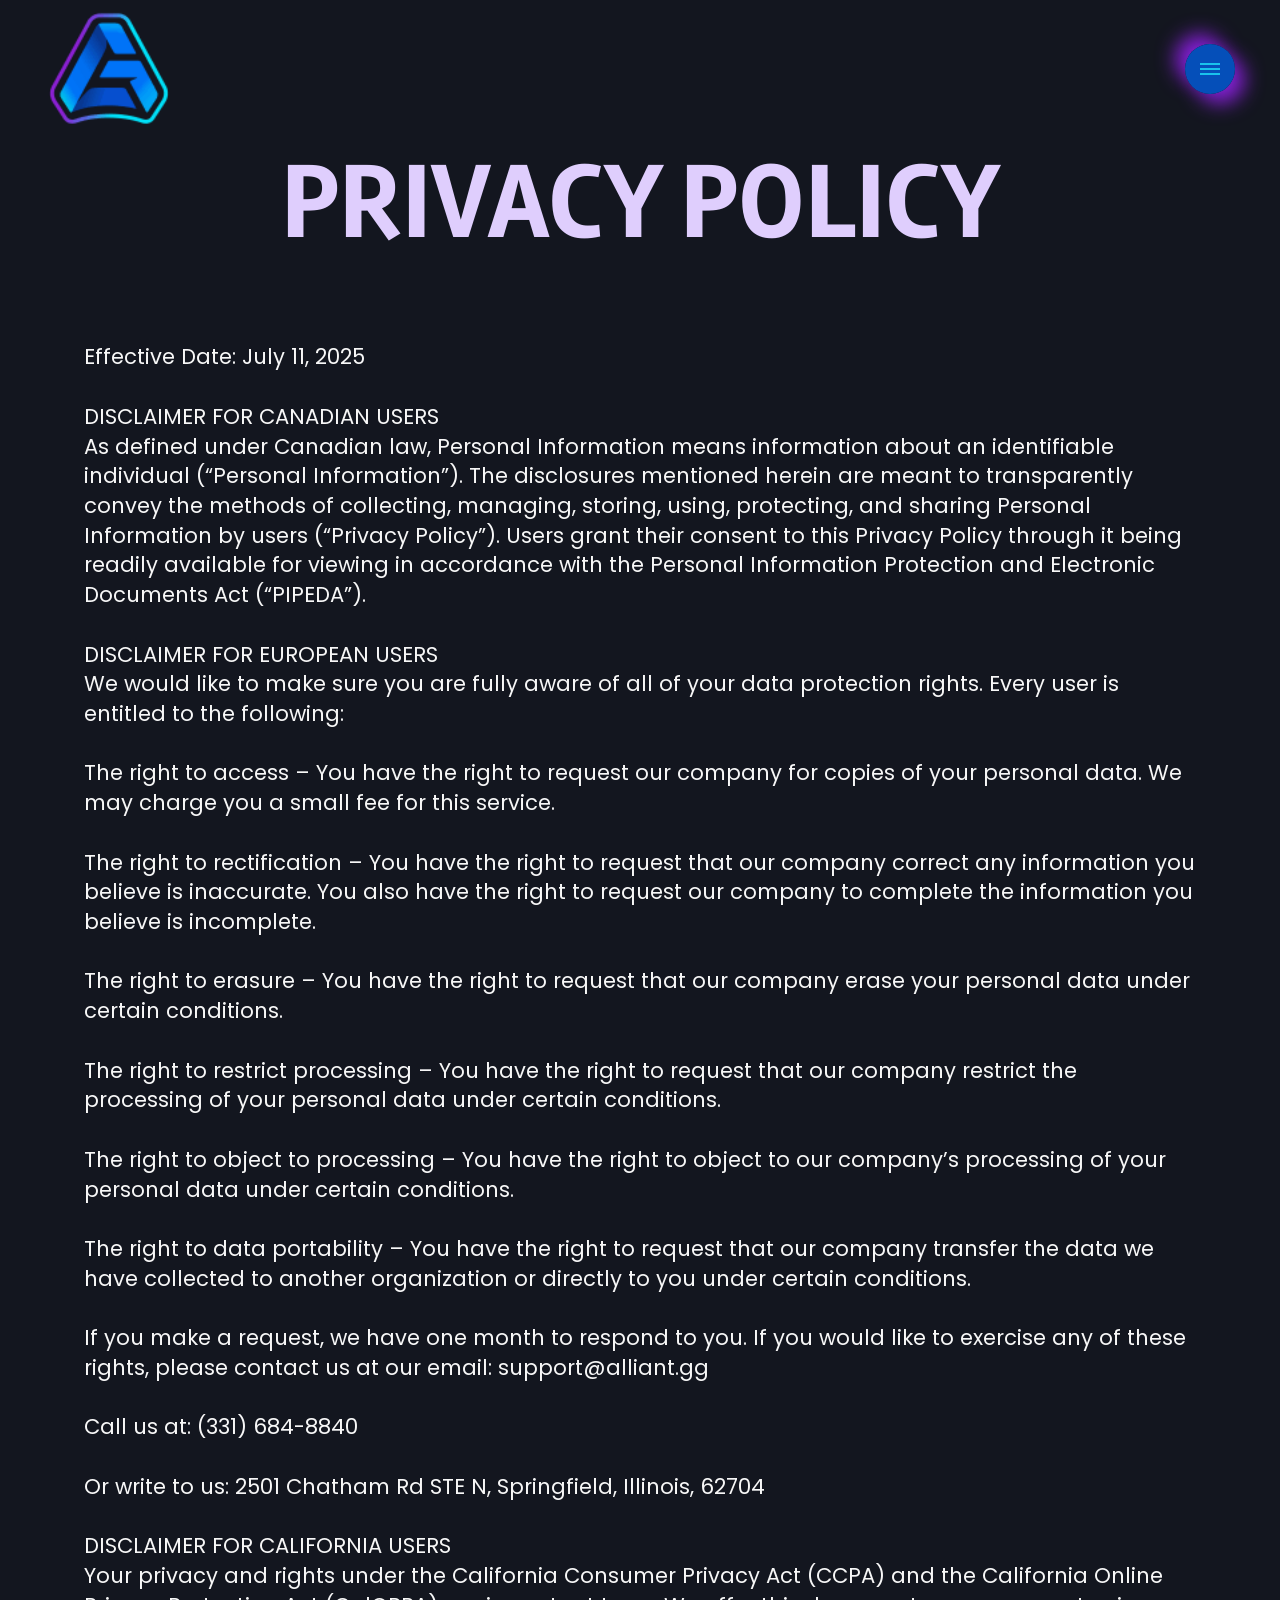
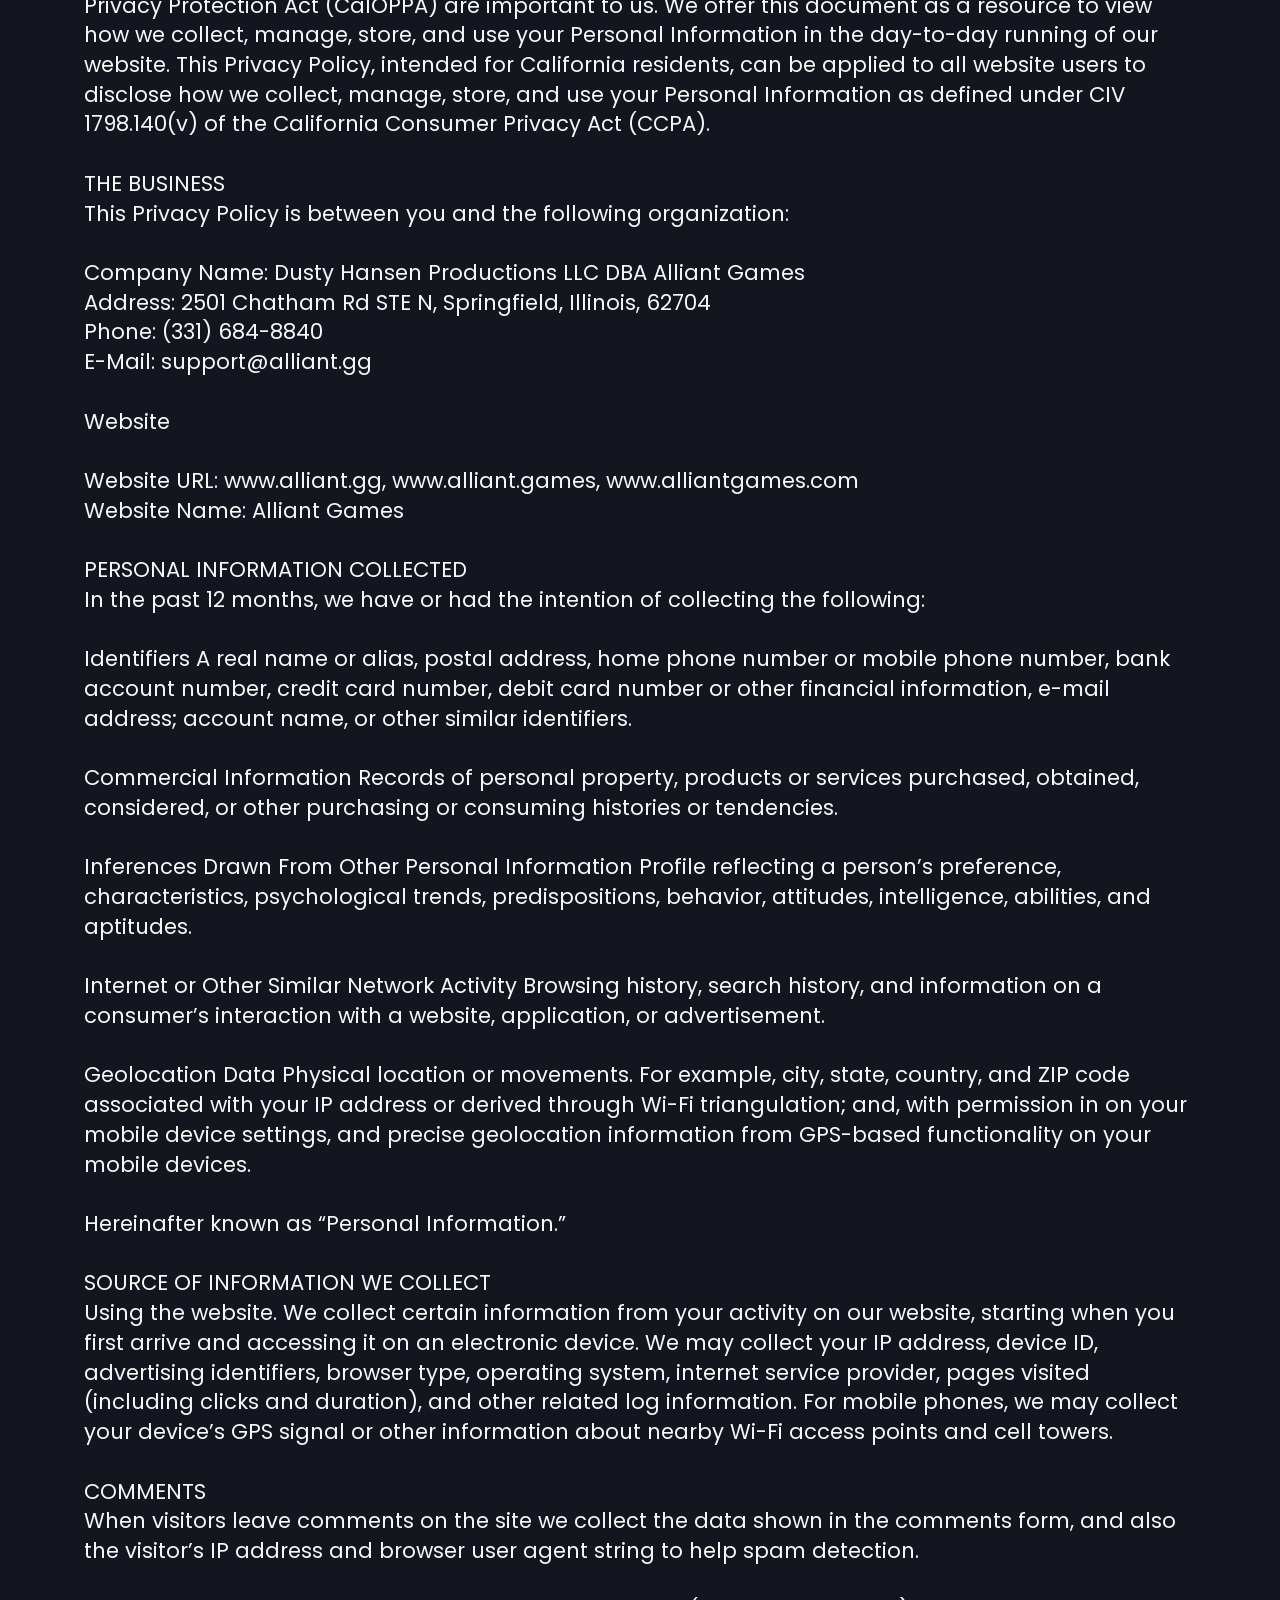
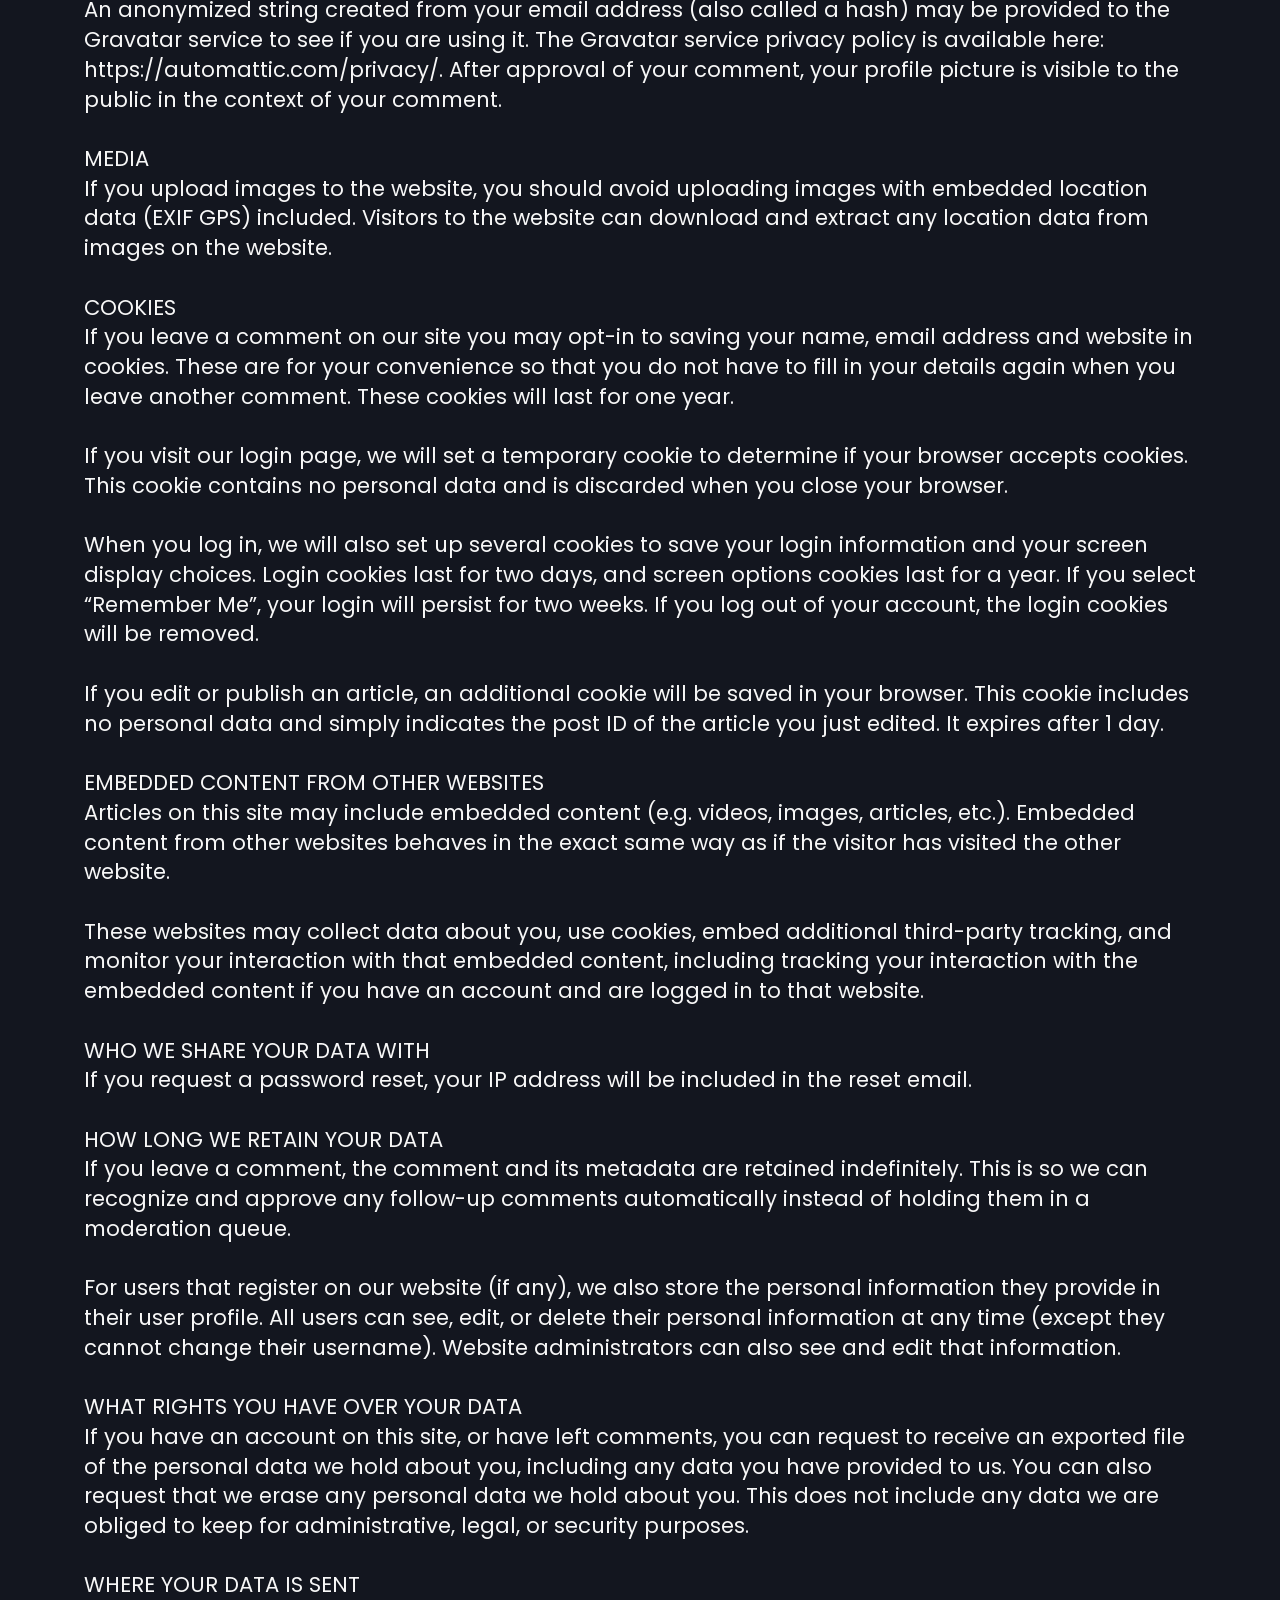
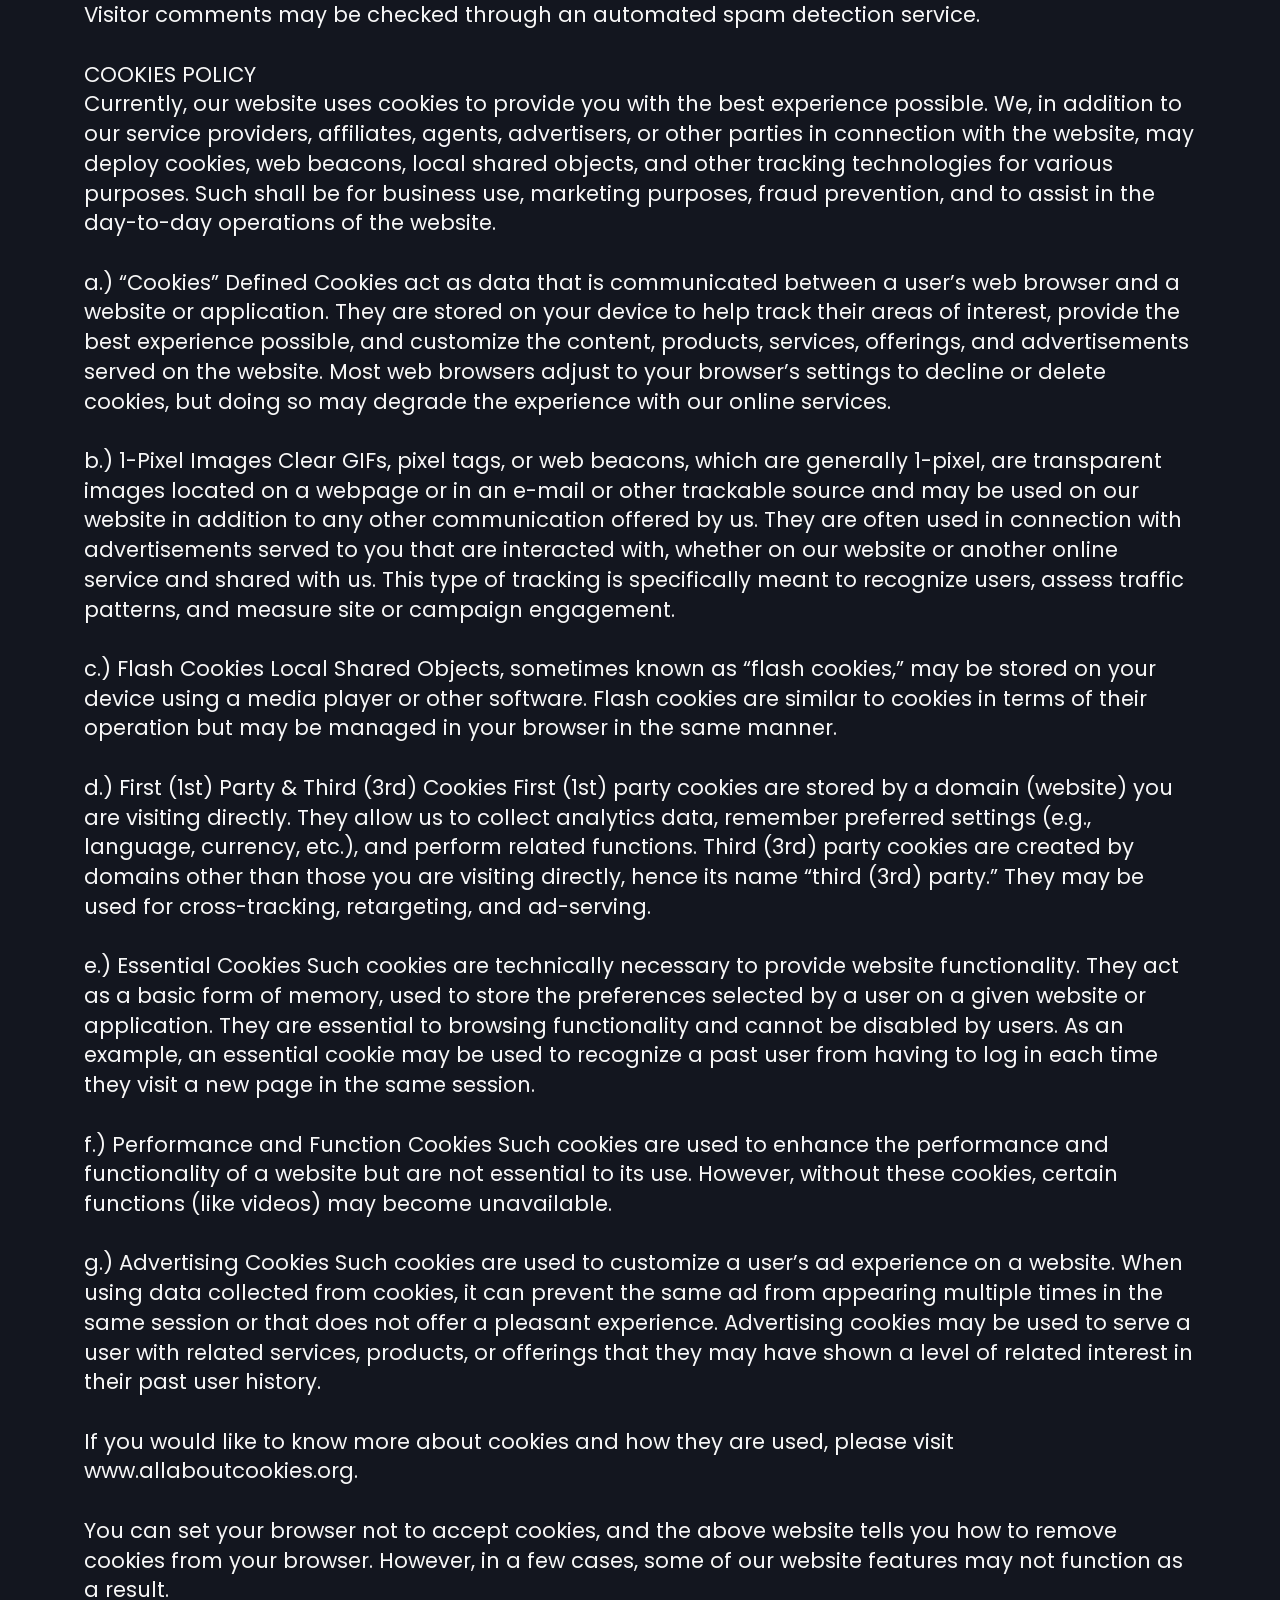
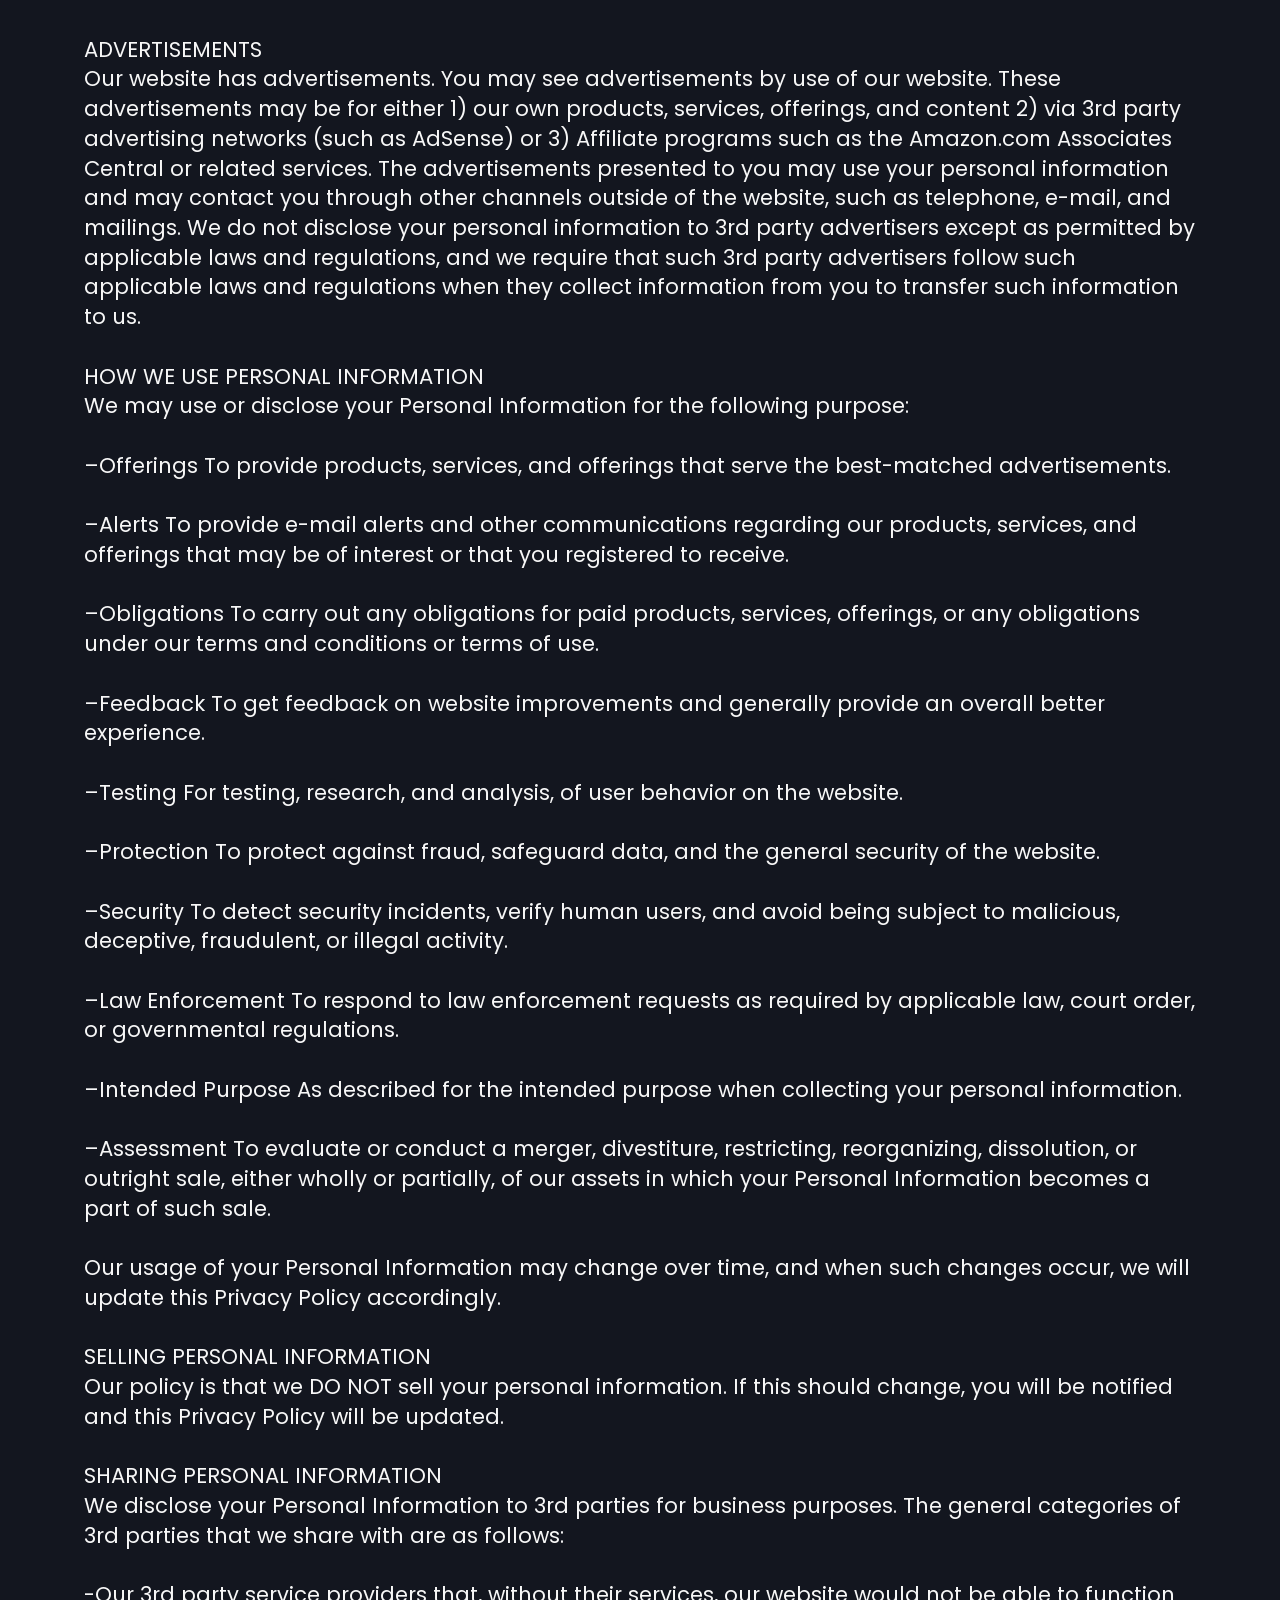
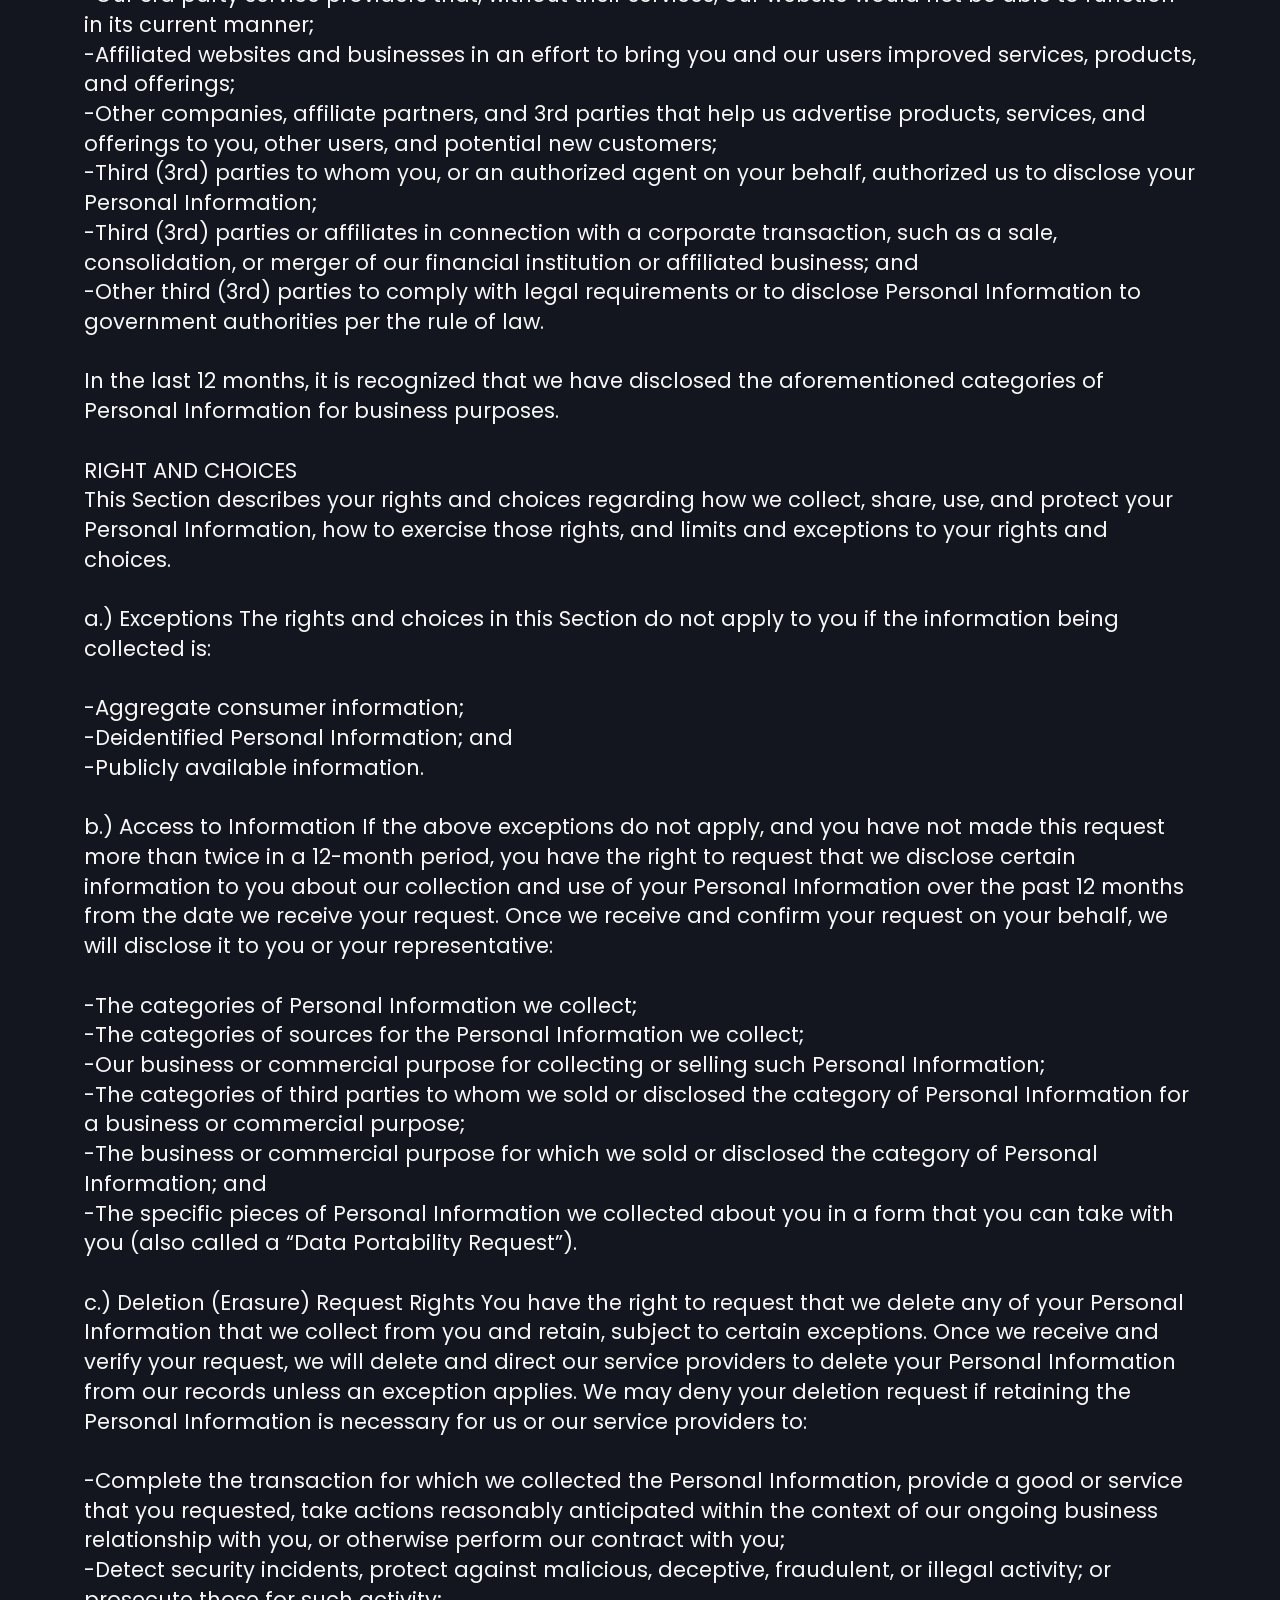
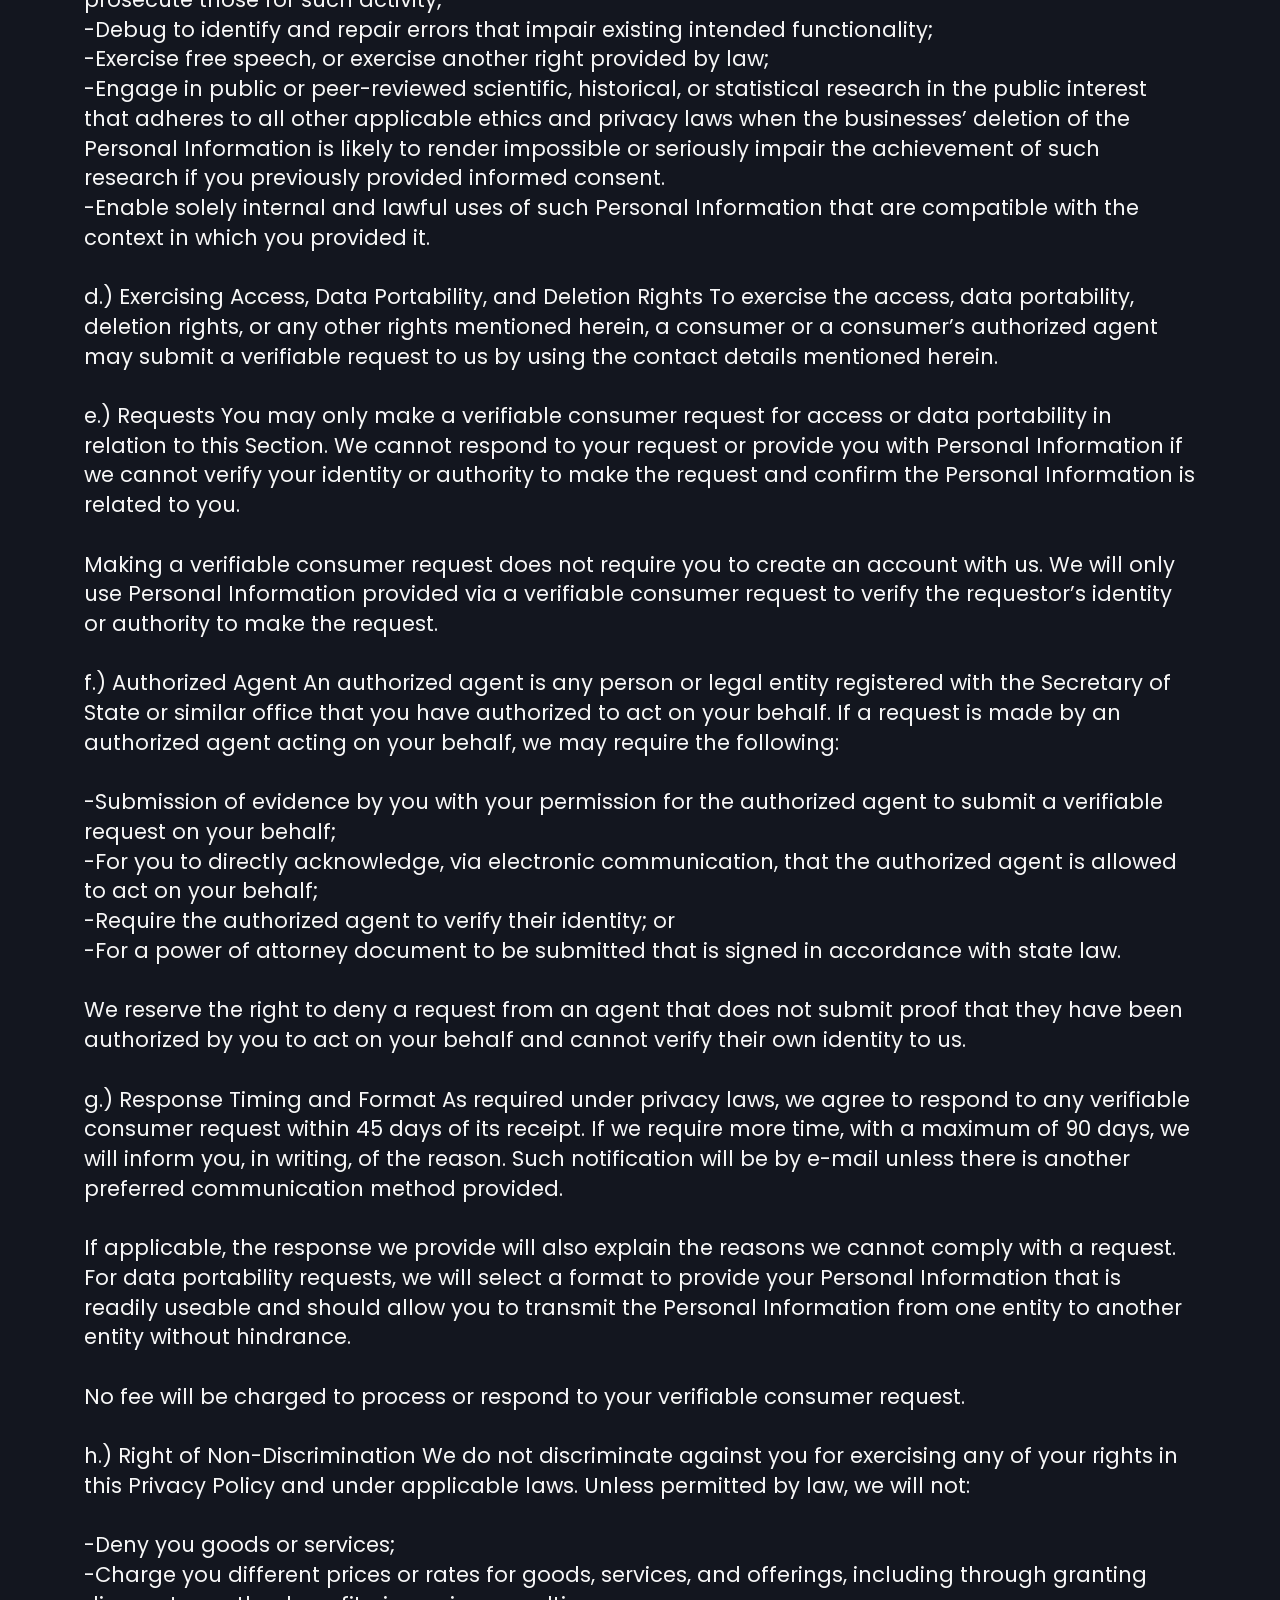
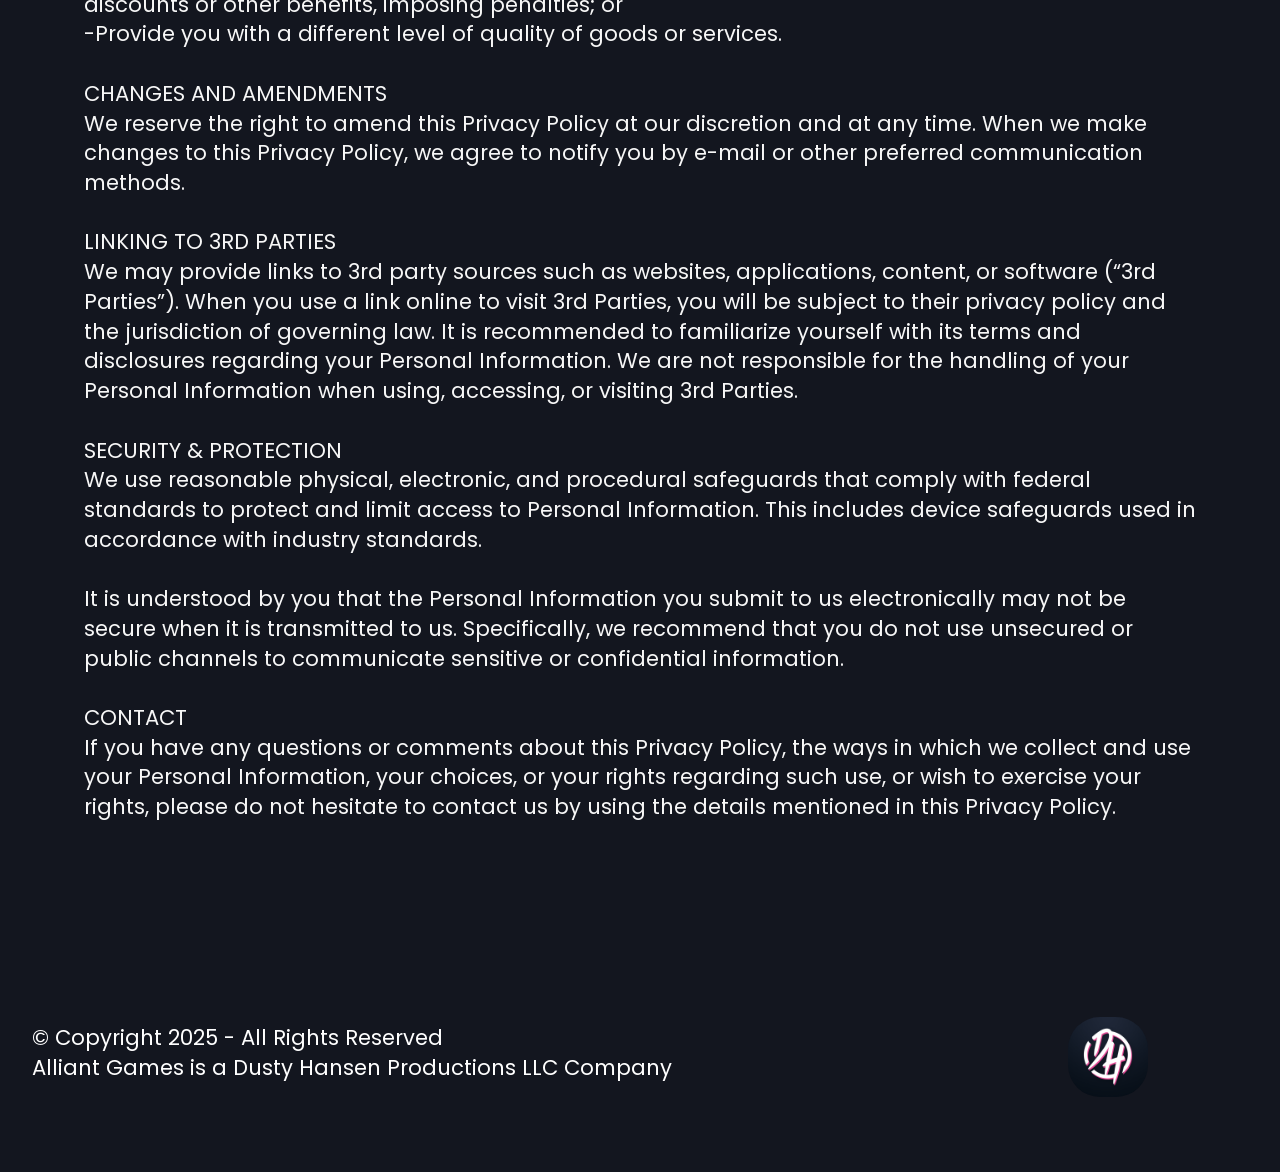
<file: privacy.html>
<!DOCTYPE html>
<html  >
<head>
  
  <meta charset="UTF-8">
  <meta http-equiv="X-UA-Compatible" content="IE=edge">
  
  <meta name="twitter:card" content="summary_large_image"/>
  <meta name="twitter:image:src" content="assets/images/privacy-meta.png">
  <meta property="og:image" content="assets/images/privacy-meta.png">
  <meta name="twitter:title" content="Privacy Policy">
  <meta name="viewport" content="width=device-width, initial-scale=1, minimum-scale=1">
  <link rel="shortcut icon" href="assets/images/mark201600x1600-96x96.png" type="image/x-icon">
  <meta name="description" content="Learn more about the information we collect and how we use it.">
  
  
  <title>Privacy Policy</title>
  <link rel="stylesheet" href="assets/bootstrap/css/bootstrap.min.css">
  <link rel="stylesheet" href="assets/animatecss/animate.css">
  <link rel="stylesheet" href="assets/dropdown/css/style.css">
  <link rel="stylesheet" href="assets/socicon/css/styles.css">
  <link rel="stylesheet" href="assets/theme/css/style.css">
  <link rel="preload" href="https://fonts.googleapis.com/css?family=Rambla:400,400i,700,700i&display=swap" as="style" onload="this.onload=null;this.rel='stylesheet'">
  <noscript><link rel="stylesheet" href="https://fonts.googleapis.com/css?family=Rambla:400,400i,700,700i&display=swap"></noscript>
  <link rel="preload" href="https://fonts.googleapis.com/css?family=Poppins:100,100i,200,200i,300,300i,400,400i,500,500i,600,600i,700,700i,800,800i,900,900i&display=swap" as="style" onload="this.onload=null;this.rel='stylesheet'">
  <noscript><link rel="stylesheet" href="https://fonts.googleapis.com/css?family=Poppins:100,100i,200,200i,300,300i,400,400i,500,500i,600,600i,700,700i,800,800i,900,900i&display=swap"></noscript>
  <link rel="preload" as="style" href="assets/mobirise/css/mbr-additional.css?v=5qf8ne"><link rel="stylesheet" href="assets/mobirise/css/mbr-additional.css?v=5qf8ne" type="text/css">

  
  <link rel="apple-touch-icon" sizes="180x180" href="assets/images/apple-touch-icon.png">
<link rel="icon" type="image/png" sizes="32x32" href="assets/images/favicon-32x32.png">
<link rel="icon" type="image/png" sizes="16x16" href="assets/images/favicon-16x16.png">
<link rel="manifest" href="/site.webmanifest">
<script type="text/javascript">!function(e,t,n){function a(){var e=t.getElementsByTagName("script")[0],n=t.createElement("script");n.type="text/javascript",n.async=!0,n.src="https://beacon-v2.helpscout.net",e.parentNode.insertBefore(n,e)}if(e.Beacon=n=function(t,n,a){e.Beacon.readyQueue.push({method:t,options:n,data:a})},n.readyQueue=[],"complete"===t.readyState)return a();e.attachEvent?e.attachEvent("onload",a):e.addEventListener("load",a,!1)}(window,document,window.Beacon||function(){});</script>
<script type="text/javascript">window.Beacon('init', 'b2492d3f-a6b8-4b78-a430-2cda79140fb8')</script>
  
</head>
<body>

<!-- Analytics -->
<!-- Google tag (gtag.js) -->
<script async src="https://www.googletagmanager.com/gtag/js?id=G-6VX196WPLF"></script>
<script>
  window.dataLayer = window.dataLayer || [];
  function gtag(){dataLayer.push(arguments);}
  gtag('js', new Date());

  gtag('config', 'G-6VX196WPLF');
</script>
<!-- /Analytics -->


  
  <section data-bs-version="5.1" class="menu menu2 expertm5 cid-uUaEIHnzfs" once="menu" id="amenu2-z">
    

    <nav class="navbar navbar-dropdown navbar-fixed-top navbar-expand-lg">
        <div class="container-fluid">
            <div class="navbar-brand">
                <span class="navbar-logo">
                    <a href="index.html">
                        <img src="assets/images/mark201600x1600-96x96.webp" alt="Alliant Games" style="height: 8rem;">
                    </a>
                </span>
                
            </div>
            <div class="offcanvas_box">
                <button class="btn_offcanvas" type="button" data-bs-toggle="offcanvas" data-bs-target="#offcanvasRight" aria-controls="offcanvasRight">
                    <div class="hamburger-offcanvas">
                        <span></span>
                        <span></span>
                        <span></span>
                        <span></span>
                    </div>
                </button>
                <div class="offcanvas offcanvas-end" tabindex="-1" id="offcanvasRight" aria-labelledby="offcanvasRightLabel">

                    <div class="offcanvas-body">
                        <div class="offcanvas_head">
                            <div class="offcanvas_head_container">
                                <div class="navbar-brand">
                                <span class="navbar-logo">
                                     <a href="index.html">
                                        <img src="assets/images/mark201600x1600-96x96.webp" alt="Alliant Games" style="height: 8rem;">
                                     </a>
                                </span>
                                    
                                </div>
                                <button type="button" class="btn-close text-reset" data-bs-dismiss="offcanvas" aria-label="Close">
                                    <div class="hamburger-offcanvas">
                                        <span></span>
                                        <span></span>
                                        <span></span>
                                        <span></span>
                                    </div>
                                </button>
                            </div>
                            
                        </div>
                        <div class="offcanvas_link">
                            <ul class="navbar-nav nav-dropdown" data-app-modern-menu="true"><li class="nav-item">
                                    <a class="nav-link link text-white text-primary display-7" href="index.html">HOME</a>
                                </li>
                                <li class="nav-item">
                                    <a class="nav-link link text-white text-primary display-7" href="about.html">ABOUT US</a>
                                </li>
                                <li class="nav-item">
                                    <a class="nav-link link text-white text-primary display-7" href="https://alliant.gg" target="_blank">ALLIANT.GG</a>
                                </li>
                                <li class="nav-item"><a class="nav-link link text-white text-primary display-7" href="https://verify.alliant.gg" target="_blank">VERIFY</a></li><li class="nav-item dropdown">
                                    <a class="nav-link link text-white dropdown-toggle display-7" href="#" data-toggle="dropdown-submenu" data-bs-toggle="dropdown" data-bs-auto-close="outside" aria-expanded="false">SHOP</a><div class="dropdown-menu" aria-labelledby="dropdown-655"><a class="text-white dropdown-item text-primary display-7" href="https://perks.alliant.gg" target="_blank">PERKS SHOP</a><a class="text-white dropdown-item text-primary display-7" href="donate.html">DONATE</a></div>
                                </li>
                                <li class="nav-item dropdown open"><a class="nav-link link text-white dropdown-toggle show display-7" href="#" data-toggle="dropdown-submenu" data-bs-toggle="dropdown" data-bs-auto-close="outside" aria-expanded="true">HELP</a><div class="dropdown-menu show" aria-labelledby="dropdown-330" data-bs-popper="none"><a class="text-white dropdown-item text-primary display-7" href="https://docs.alliant.gg" target="_blank">HELP CENTER</a><a class="text-white dropdown-item text-primary display-7" href="https://status.alliant.gg" target="_blank">STATUS PAGE</a><a class="text-white dropdown-item text-primary display-7" href="faq.html">FAQS</a><a class="text-white dropdown-item text-primary display-7" href="privacy.html">PRIVACY POLICY</a><a class="text-white dropdown-item text-primary display-7" href="tos.html">TERMS OF SERVICE</a></div></li></ul>
                        </div>
                        <div class="social-container">
                            <p class="social-title mbr-fonts-style display-7">
                                FOLLOW US</p>
                            <div class="social-list justify-content-start">
                                <div class="soc-item">
                                    <a href="https://discord.gg/alliant" target="_blank"><span class="mbr-iconfont mbr-iconfont-social socicon-discord socicon"></span></a>
                                </div>
                                <div class="soc-item">
                                    <a href="https://x.com/alliantgames" target="_blank"><span class="mbr-iconfont mbr-iconfont-social socicon-twitter socicon"></span></a>
                                </div>
                                <div class="soc-item">
                                    <a href="https://instagram.com/alliantgames" target="_blank"><span class="mbr-iconfont mbr-iconfont-social socicon-instagram socicon"></span></a>
                                </div>
                                <div class="soc-item">
                                    <a href="https://youtube.com/@alliantgames" target="_blank"><span class="mbr-iconfont mbr-iconfont-social socicon-youtube socicon"></span></a>
                                </div>
                                <div class="soc-item">
                                    <a href="https://tiktok.com/@alliantgames" target="_blank"><span class="mbr-iconfont mbr-iconfont-social socicon-tiktok socicon"></span></a>
                                </div>
                                
                            </div>
                        </div>
                        
                    </div>
                </div>
            </div>
        </div>
    </nav>
</section>

<section data-bs-version="5.1" class="article2 cid-uU89EXvuQO" id="aarticle1-m">

    

    
    

    <div class="container">
        <div class="row justify-content-center">
            <div class="col-12 col-lg-11 align-left">
                <h1 class="mbr-section-title mbr-fonts-style align-center mbr-white display-1">
                    <strong>
                        PRIVACY POLICY</strong></h1>
                <div class="item-wrap">
                    <p class="mbr-text mbr-white mbr-fonts-style display-7">Effective Date: July 11, 2025
<br>
<br>DISCLAIMER FOR CANADIAN USERS<br>As defined under Canadian law, Personal Information means information about an identifiable individual (“Personal Information”). The disclosures mentioned herein are meant to transparently convey the methods of collecting, managing, storing, using, protecting, and sharing Personal Information by users (“Privacy Policy”). Users grant their consent to this Privacy Policy through it being readily available for viewing in accordance with the Personal Information Protection and Electronic Documents Act (“PIPEDA”).
<br>
<br>DISCLAIMER FOR EUROPEAN USERS<br>We would like to make sure you are fully aware of all of your data protection rights. Every user is entitled to the following:
<br>
<br>The right to access – You have the right to request our company for copies of your personal data. We may charge you a small fee for this service.
<br>
<br>The right to rectification – You have the right to request that our company correct any information you believe is inaccurate. You also have the right to request our company to complete the information you believe is incomplete.
<br>
<br>The right to erasure – You have the right to request that our company erase your personal data under certain conditions.
<br>
<br>The right to restrict processing – You have the right to request that our company restrict the processing of your personal data under certain conditions.
<br>
<br>The right to object to processing – You have the right to object to our company’s processing of your personal data under certain conditions.
<br>
<br>The right to data portability – You have the right to request that our company transfer the data we have collected to another organization or directly to you under certain conditions.
<br>
<br>If you make a request, we have one month to respond to you. If you would like to exercise any of these rights, please contact us at our email: support@alliant.gg
<br>
<br>Call us at: (331) 684-8840
<br>
<br>Or write to us: 2501 Chatham Rd STE N, Springfield, Illinois, 62704
<br>
<br>DISCLAIMER FOR CALIFORNIA USERS<br>Your privacy and rights under the California Consumer Privacy Act (CCPA) and the California Online Privacy Protection Act (CalOPPA) are important to us. We offer this document as a resource to view how we collect, manage, store, and use your Personal Information in the day-to-day running of our website. This Privacy Policy, intended for California residents, can be applied to all website users to disclose how we collect, manage, store, and use your Personal Information as defined under CIV 1798.140(v) of the California Consumer Privacy Act (CCPA).
<br>
<br>THE BUSINESS<br>This Privacy Policy is between you and the following organization:
<br>
<br>Company Name: Dusty Hansen Productions LLC DBA Alliant Games
<br>Address: 2501 Chatham Rd STE N, Springfield, Illinois, 62704
<br>Phone: (331) 684-8840
<br>E-Mail: support@alliant.gg
<br>
<br>Website
<br>
<br>Website URL: www.alliant.gg, www.alliant.games, www.alliantgames.com
<br>Website Name: Alliant Games
<br>
<br>PERSONAL INFORMATION COLLECTED<br>In the past 12 months, we have or had the intention of collecting the following:
<br>
<br>Identifiers A real name or alias, postal address, home phone number or mobile phone number, bank account number, credit card number, debit card number or other financial information, e-mail address; account name, or other similar identifiers.
<br>
<br>Commercial Information Records of personal property, products or services purchased, obtained, considered, or other purchasing or consuming histories or tendencies.
<br>
<br>Inferences Drawn From Other Personal Information Profile reflecting a person’s preference, characteristics, psychological trends, predispositions, behavior, attitudes, intelligence, abilities, and aptitudes.
<br>
<br>Internet or Other Similar Network Activity Browsing history, search history, and information on a consumer’s interaction with a website, application, or advertisement.
<br>
<br>Geolocation Data Physical location or movements. For example, city, state, country, and ZIP code associated with your IP address or derived through Wi-Fi triangulation; and, with permission in on your mobile device settings, and precise geolocation information from GPS-based functionality on your mobile devices.
<br>
<br>Hereinafter known as “Personal Information.”
<br>
<br>SOURCE OF INFORMATION WE COLLECT<br>Using the website. We collect certain information from your activity on our website, starting when you first arrive and accessing it on an electronic device. We may collect your IP address, device ID, advertising identifiers, browser type, operating system, internet service provider, pages visited (including clicks and duration), and other related log information. For mobile phones, we may collect your device’s GPS signal or other information about nearby Wi-Fi access points and cell towers.
<br>
<br>COMMENTS
<br>When visitors leave comments on the site we collect the data shown in the comments form, and also the visitor’s IP address and browser user agent string to help spam detection.
<br>
<br>An anonymized string created from your email address (also called a hash) may be provided to the Gravatar service to see if you are using it. The Gravatar service privacy policy is available here: https://automattic.com/privacy/. After approval of your comment, your profile picture is visible to the public in the context of your comment.
<br>
<br>MEDIA
<br>If you upload images to the website, you should avoid uploading images with embedded location data (EXIF GPS) included. Visitors to the website can download and extract any location data from images on the website.
<br>
<br>COOKIES
<br>If you leave a comment on our site you may opt-in to saving your name, email address and website in cookies. These are for your convenience so that you do not have to fill in your details again when you leave another comment. These cookies will last for one year.
<br>
<br>If you visit our login page, we will set a temporary cookie to determine if your browser accepts cookies. This cookie contains no personal data and is discarded when you close your browser.
<br>
<br>When you log in, we will also set up several cookies to save your login information and your screen display choices. Login cookies last for two days, and screen options cookies last for a year. If you select “Remember Me”, your login will persist for two weeks. If you log out of your account, the login cookies will be removed.
<br>
<br>If you edit or publish an article, an additional cookie will be saved in your browser. This cookie includes no personal data and simply indicates the post ID of the article you just edited. It expires after 1 day.
<br>
<br>EMBEDDED CONTENT FROM OTHER WEBSITES
<br>Articles on this site may include embedded content (e.g. videos, images, articles, etc.). Embedded content from other websites behaves in the exact same way as if the visitor has visited the other website.
<br>
<br>These websites may collect data about you, use cookies, embed additional third-party tracking, and monitor your interaction with that embedded content, including tracking your interaction with the embedded content if you have an account and are logged in to that website.
<br>
<br>WHO WE SHARE YOUR DATA WITH
<br>If you request a password reset, your IP address will be included in the reset email.
<br>
<br>HOW LONG WE RETAIN YOUR DATA
<br>If you leave a comment, the comment and its metadata are retained indefinitely. This is so we can recognize and approve any follow-up comments automatically instead of holding them in a moderation queue.
<br>
<br>For users that register on our website (if any), we also store the personal information they provide in their user profile. All users can see, edit, or delete their personal information at any time (except they cannot change their username). Website administrators can also see and edit that information.
<br>
<br>WHAT RIGHTS YOU HAVE OVER YOUR DATA
<br>If you have an account on this site, or have left comments, you can request to receive an exported file of the personal data we hold about you, including any data you have provided to us. You can also request that we erase any personal data we hold about you. This does not include any data we are obliged to keep for administrative, legal, or security purposes.
<br>
<br>WHERE YOUR DATA IS SENT
<br>Visitor comments may be checked through an automated spam detection service.
<br>
<br>COOKIES POLICY<br>Currently, our website uses cookies to provide you with the best experience possible. We, in addition to our service providers, affiliates, agents, advertisers, or other parties in connection with the website, may deploy cookies, web beacons, local shared objects, and other tracking technologies for various purposes. Such shall be for business use, marketing purposes, fraud prevention, and to assist in the day-to-day operations of the website.
<br>
<br>a.) “Cookies” Defined Cookies act as data that is communicated between a user’s web browser and a website or application. They are stored on your device to help track their areas of interest, provide the best experience possible, and customize the content, products, services, offerings, and advertisements served on the website. Most web browsers adjust to your browser’s settings to decline or delete cookies, but doing so may degrade the experience with our online services.
<br>
<br>b.) 1-Pixel Images Clear GIFs, pixel tags, or web beacons, which are generally 1-pixel, are transparent images located on a webpage or in an e-mail or other trackable source and may be used on our website in addition to any other communication offered by us. They are often used in connection with advertisements served to you that are interacted with, whether on our website or another online service and shared with us. This type of tracking is specifically meant to recognize users, assess traffic patterns, and measure site or campaign engagement.
<br>
<br>c.) Flash Cookies Local Shared Objects, sometimes known as “flash cookies,” may be stored on your device using a media player or other software. Flash cookies are similar to cookies in terms of their operation but may be managed in your browser in the same manner.
<br>
<br>d.) First (1st) Party &amp; Third (3rd) Cookies First (1st) party cookies are stored by a domain (website) you are visiting directly. They allow us to collect analytics data, remember preferred settings (e.g., language, currency, etc.), and perform related functions. Third (3rd) party cookies are created by domains other than those you are visiting directly, hence its name “third (3rd) party.” They may be used for cross-tracking, retargeting, and ad-serving.
<br>
<br>e.) Essential Cookies Such cookies are technically necessary to provide website functionality. They act as a basic form of memory, used to store the preferences selected by a user on a given website or application. They are essential to browsing functionality and cannot be disabled by users. As an example, an essential cookie may be used to recognize a past user from having to log in each time they visit a new page in the same session.
<br>
<br>f.) Performance and Function Cookies Such cookies are used to enhance the performance and functionality of a website but are not essential to its use. However, without these cookies, certain functions (like videos) may become unavailable.
<br>
<br>g.) Advertising Cookies Such cookies are used to customize a user’s ad experience on a website. When using data collected from cookies, it can prevent the same ad from appearing multiple times in the same session or that does not offer a pleasant experience. Advertising cookies may be used to serve a user with related services, products, or offerings that they may have shown a level of related interest in their past user history.
<br>
<br>If you would like to know more about cookies and how they are used, please visit www.allaboutcookies.org.
<br>
<br>You can set your browser not to accept cookies, and the above website tells you how to remove cookies from your browser. However, in a few cases, some of our website features may not function as a result.
<br>
<br>ADVERTISEMENTS<br>Our website has advertisements. You may see advertisements by use of our website. These advertisements may be for either 1) our own products, services, offerings, and content 2) via 3rd party advertising networks (such as AdSense) or 3) Affiliate programs such as the Amazon.com Associates Central or related services. The advertisements presented to you may use your personal information and may contact you through other channels outside of the website, such as telephone, e-mail, and mailings. We do not disclose your personal information to 3rd party advertisers except as permitted by applicable laws and regulations, and we require that such 3rd party advertisers follow such applicable laws and regulations when they collect information from you to transfer such information to us.
<br>
<br>HOW WE USE PERSONAL INFORMATION<br>We may use or disclose your Personal Information for the following purpose:
<br>
<br>–Offerings To provide products, services, and offerings that serve the best-matched advertisements.
<br>
<br>–Alerts To provide e-mail alerts and other communications regarding our products, services, and offerings that may be of interest or that you registered to receive.
<br>
<br>–Obligations To carry out any obligations for paid products, services, offerings, or any obligations under our terms and conditions or terms of use.
<br>
<br>–Feedback To get feedback on website improvements and generally provide an overall better experience.
<br>
<br>–Testing For testing, research, and analysis, of user behavior on the website.
<br>
<br>–Protection To protect against fraud, safeguard data, and the general security of the website.
<br>
<br>–Security To detect security incidents, verify human users, and avoid being subject to malicious, deceptive, fraudulent, or illegal activity.
<br>
<br>–Law Enforcement To respond to law enforcement requests as required by applicable law, court order, or governmental regulations.
<br>
<br>–Intended Purpose As described for the intended purpose when collecting your personal information.
<br>
<br>–Assessment To evaluate or conduct a merger, divestiture, restricting, reorganizing, dissolution, or outright sale, either wholly or partially, of our assets in which your Personal Information becomes a part of such sale.
<br>
<br>Our usage of your Personal Information may change over time, and when such changes occur, we will update this Privacy Policy accordingly.
<br>
<br>SELLING PERSONAL INFORMATION
<br>Our policy is that we DO NOT sell your personal information. If this should change, you will be notified and this Privacy Policy will be updated.
<br>
<br>SHARING PERSONAL INFORMATION
<br>We disclose your Personal Information to 3rd parties for business purposes. The general categories of 3rd parties that we share with are as follows:
<br>
<br>-Our 3rd party service providers that, without their services, our website would not be able to function in its current manner;
<br>-Affiliated websites and businesses in an effort to bring you and our users improved services, products, and offerings;
<br>-Other companies, affiliate partners, and 3rd parties that help us advertise products, services, and offerings to you, other users, and potential new customers;
<br>-Third (3rd) parties to whom you, or an authorized agent on your behalf, authorized us to disclose your Personal Information;
<br>-Third (3rd) parties or affiliates in connection with a corporate transaction, such as a sale, consolidation, or merger of our financial institution or affiliated business; and
<br>-Other third (3rd) parties to comply with legal requirements or to disclose Personal Information to government authorities per the rule of law.
<br>
<br>In the last 12 months, it is recognized that we have disclosed the aforementioned categories of Personal Information for business purposes.
<br>
<br>RIGHT AND CHOICES
<br>This Section describes your rights and choices regarding how we collect, share, use, and protect your Personal Information, how to exercise those rights, and limits and exceptions to your rights and choices.
<br>
<br>a.) Exceptions The rights and choices in this Section do not apply to you if the information being collected is:
<br>
<br>-Aggregate consumer information;
<br>-Deidentified Personal Information; and
<br>-Publicly available information.
<br>
<br>b.) Access to Information If the above exceptions do not apply, and you have not made this request more than twice in a 12-month period, you have the right to request that we disclose certain information to you about our collection and use of your Personal Information over the past 12 months from the date we receive your request. Once we receive and confirm your request on your behalf, we will disclose it to you or your representative:
<br>
<br>-The categories of Personal Information we collect;
<br>-The categories of sources for the Personal Information we collect;
<br>-Our business or commercial purpose for collecting or selling such Personal Information;
<br>-The categories of third parties to whom we sold or disclosed the category of Personal Information for a business or commercial purpose;
<br>-The business or commercial purpose for which we sold or disclosed the category of Personal Information; and
<br>-The specific pieces of Personal Information we collected about you in a form that you can take with you (also called a “Data Portability Request”).
<br>
<br>c.) Deletion (Erasure) Request Rights You have the right to request that we delete any of your Personal Information that we collect from you and retain, subject to certain exceptions. Once we receive and verify your request, we will delete and direct our service providers to delete your Personal Information from our records unless an exception applies. We may deny your deletion request if retaining the Personal Information is necessary for us or our service providers to:
<br>
<br>-Complete the transaction for which we collected the Personal Information, provide a good or service that you requested, take actions reasonably anticipated within the context of our ongoing business relationship with you, or otherwise perform our contract with you;
<br>-Detect security incidents, protect against malicious, deceptive, fraudulent, or illegal activity; or prosecute those for such activity;
<br>-Debug to identify and repair errors that impair existing intended functionality;
<br>-Exercise free speech, or exercise another right provided by law;
<br>-Engage in public or peer-reviewed scientific, historical, or statistical research in the public interest that adheres to all other applicable ethics and privacy laws when the businesses’ deletion of the Personal Information is likely to render impossible or seriously impair the achievement of such research if you previously provided informed consent.
<br>-Enable solely internal and lawful uses of such Personal Information that are compatible with the context in which you provided it.
<br>
<br>d.) Exercising Access, Data Portability, and Deletion Rights To exercise the access, data portability, deletion rights, or any other rights mentioned herein, a consumer or a consumer’s authorized agent may submit a verifiable request to us by using the contact details mentioned herein.
<br>
<br>e.) Requests You may only make a verifiable consumer request for access or data portability in relation to this Section. We cannot respond to your request or provide you with Personal Information if we cannot verify your identity or authority to make the request and confirm the Personal Information is related to you.
<br>
<br>Making a verifiable consumer request does not require you to create an account with us. We will only use Personal Information provided via a verifiable consumer request to verify the requestor’s identity or authority to make the request.
<br>
<br>f.) Authorized Agent An authorized agent is any person or legal entity registered with the Secretary of State or similar office that you have authorized to act on your behalf. If a request is made by an authorized agent acting on your behalf, we may require the following:
<br>
<br>-Submission of evidence by you with your permission for the authorized agent to submit a verifiable request on your behalf;
<br>-For you to directly acknowledge, via electronic communication, that the authorized agent is allowed to act on your behalf;
<br>-Require the authorized agent to verify their identity; or
<br>-For a power of attorney document to be submitted that is signed in accordance with state law.
<br>
<br>We reserve the right to deny a request from an agent that does not submit proof that they have been authorized by you to act on your behalf and cannot verify their own identity to us.
<br>
<br>g.) Response Timing and Format As required under privacy laws, we agree to respond to any verifiable consumer request within 45 days of its receipt. If we require more time, with a maximum of 90 days, we will inform you, in writing, of the reason. Such notification will be by e-mail unless there is another preferred communication method provided.
<br>
<br>If applicable, the response we provide will also explain the reasons we cannot comply with a request. For data portability requests, we will select a format to provide your Personal Information that is readily useable and should allow you to transmit the Personal Information from one entity to another entity without hindrance.
<br>
<br>No fee will be charged to process or respond to your verifiable consumer request.
<br>
<br>h.) Right of Non-Discrimination We do not discriminate against you for exercising any of your rights in this Privacy Policy and under applicable laws. Unless permitted by law, we will not:
<br>
<br>-Deny you goods or services;
<br>-Charge you different prices or rates for goods, services, and offerings, including through granting discounts or other benefits, imposing penalties; or
<br>-Provide you with a different level of quality of goods or services.
<br>
<br>CHANGES AND AMENDMENTS
<br>We reserve the right to amend this Privacy Policy at our discretion and at any time. When we make changes to this Privacy Policy, we agree to notify you by e-mail or other preferred communication methods.
<br>
<br>LINKING TO 3RD PARTIES
<br>We may provide links to 3rd party sources such as websites, applications, content, or software (“3rd Parties”). When you use a link online to visit 3rd Parties, you will be subject to their privacy policy and the jurisdiction of governing law. It is recommended to familiarize yourself with its terms and disclosures regarding your Personal Information. We are not responsible for the handling of your Personal Information when using, accessing, or visiting 3rd Parties.
<br>
<br>SECURITY &amp; PROTECTION
<br>We use reasonable physical, electronic, and procedural safeguards that comply with federal standards to protect and limit access to Personal Information. This includes device safeguards used in accordance with industry standards.
<br>
<br>It is understood by you that the Personal Information you submit to us electronically may not be secure when it is transmitted to us. Specifically, we recommend that you do not use unsecured or public channels to communicate sensitive or confidential information.
<br>
<br>CONTACT
<br>If you have any questions or comments about this Privacy Policy, the ways in which we collect and use your Personal Information, your choices, or your rights regarding such use, or wish to exercise your rights, please do not hesitate to contact us by using the details mentioned in this Privacy Policy.</p>
                </div>

                
                
                
                
                
                
                
                
                

            </div>
        </div>
    </div>
</section>

<section data-bs-version="5.1" class="offerm5 footer2 cid-v2K1ta64eN" once="footer" id="footer02-30">

    

    
    
    <div class="container">
        <div class="row justify-content-center">
            <div class="col-lg-9 text col-md-8 col-sm-12">
                <h2 class="mbr-fonts-style align-left mbr-white mbr-section-title display-4">© Copyright 2025 - All Rights Reserved<br>Alliant Games is a Dusty Hansen Productions LLC Company</h2>
            </div>
            <div class="col-sm-12 col-md-4 d-flex col-lg-3">
                <div class="image-block">

                    <img class="mbr-temp" src="assets/images/avatar-192x192.webp" alt="">

                </div>
                
                
            </div>
        </div>
    </div>
</section>


<script src="assets/bootstrap/js/bootstrap.bundle.min.js"></script>
  <script src="assets/smoothscroll/smooth-scroll.js"></script>
  <script src="assets/ytplayer/index.js"></script>
  <script src="assets/dropdown/js/navbar-dropdown.js"></script>
  <script src="assets/theme/js/script.js"></script>
  
  
  
  <input name="animation" type="hidden">
  </body>
</html>
</file>
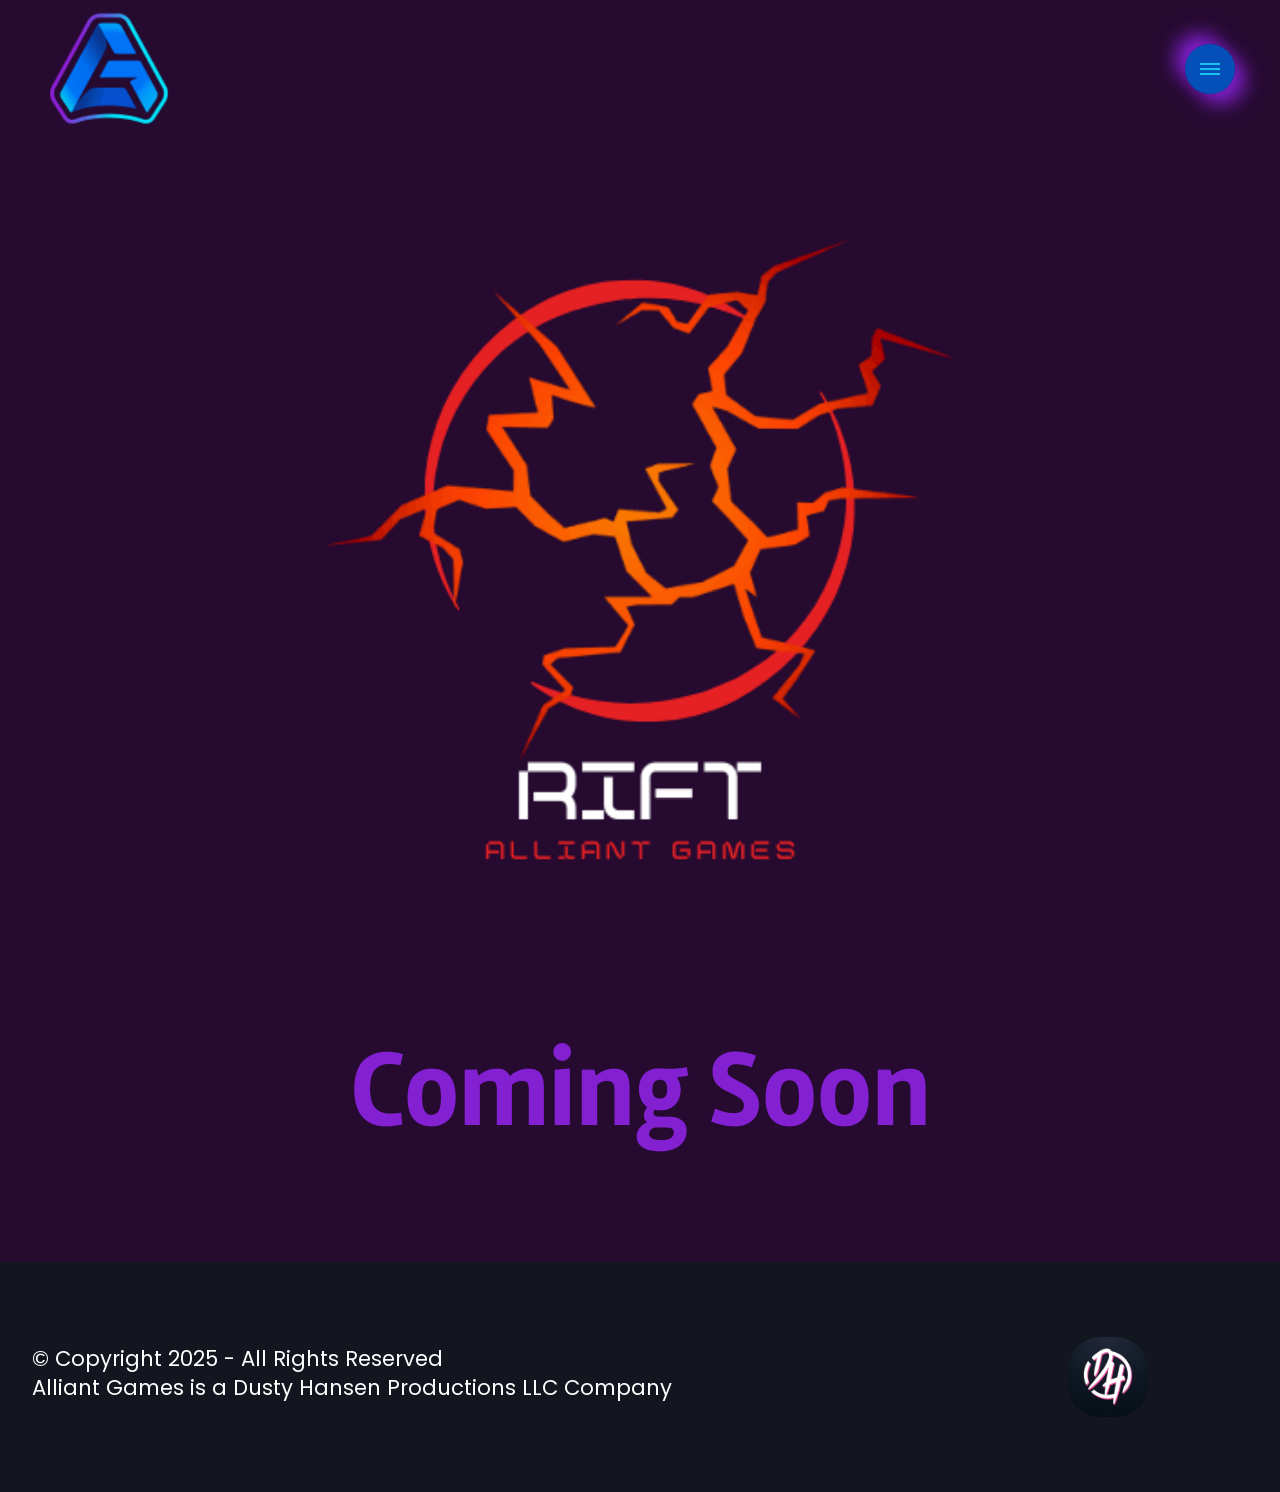
<file: rift.html>
<!DOCTYPE html>
<html  >
<head>
  
  <meta charset="UTF-8">
  <meta http-equiv="X-UA-Compatible" content="IE=edge">
  
  <meta name="twitter:card" content="summary_large_image"/>
  <meta name="twitter:image:src" content="assets/images/rift-meta.png">
  <meta property="og:image" content="assets/images/rift-meta.png">
  <meta name="twitter:title" content="Rift">
  <meta name="viewport" content="width=device-width, initial-scale=1, minimum-scale=1">
  <link rel="shortcut icon" href="assets/images/mark201600x1600-96x96.png" type="image/x-icon">
  <meta name="description" content="A brutal Rust battlefield where skill, strategy, and risk decide everything. No safe zones, no second chances—just pure, relentless competition.">
  
  
  <title>Rift</title>
  <link rel="stylesheet" href="assets/bootstrap/css/bootstrap.min.css">
  <link rel="stylesheet" href="assets/animatecss/animate.css">
  <link rel="stylesheet" href="assets/dropdown/css/style.css">
  <link rel="stylesheet" href="assets/socicon/css/styles.css">
  <link rel="stylesheet" href="assets/theme/css/style.css">
  <link rel="preload" href="https://fonts.googleapis.com/css?family=Rambla:400,400i,700,700i&display=swap" as="style" onload="this.onload=null;this.rel='stylesheet'">
  <noscript><link rel="stylesheet" href="https://fonts.googleapis.com/css?family=Rambla:400,400i,700,700i&display=swap"></noscript>
  <link rel="preload" href="https://fonts.googleapis.com/css?family=Poppins:100,100i,200,200i,300,300i,400,400i,500,500i,600,600i,700,700i,800,800i,900,900i&display=swap" as="style" onload="this.onload=null;this.rel='stylesheet'">
  <noscript><link rel="stylesheet" href="https://fonts.googleapis.com/css?family=Poppins:100,100i,200,200i,300,300i,400,400i,500,500i,600,600i,700,700i,800,800i,900,900i&display=swap"></noscript>
  <link rel="preload" as="style" href="assets/mobirise/css/mbr-additional.css?v=oIfaEt"><link rel="stylesheet" href="assets/mobirise/css/mbr-additional.css?v=oIfaEt" type="text/css">

  
  <link rel="apple-touch-icon" sizes="180x180" href="assets/images/apple-touch-icon.png">
<link rel="icon" type="image/png" sizes="32x32" href="assets/images/favicon-32x32.png">
<link rel="icon" type="image/png" sizes="16x16" href="assets/images/favicon-16x16.png">
<link rel="manifest" href="/site.webmanifest">
<script type="text/javascript">!function(e,t,n){function a(){var e=t.getElementsByTagName("script")[0],n=t.createElement("script");n.type="text/javascript",n.async=!0,n.src="https://beacon-v2.helpscout.net",e.parentNode.insertBefore(n,e)}if(e.Beacon=n=function(t,n,a){e.Beacon.readyQueue.push({method:t,options:n,data:a})},n.readyQueue=[],"complete"===t.readyState)return a();e.attachEvent?e.attachEvent("onload",a):e.addEventListener("load",a,!1)}(window,document,window.Beacon||function(){});</script>
<script type="text/javascript">window.Beacon('init', 'b2492d3f-a6b8-4b78-a430-2cda79140fb8')</script>
  
</head>
<body>

<!-- Analytics -->
<!-- Google tag (gtag.js) -->
<script async src="https://www.googletagmanager.com/gtag/js?id=G-6VX196WPLF"></script>
<script>
  window.dataLayer = window.dataLayer || [];
  function gtag(){dataLayer.push(arguments);}
  gtag('js', new Date());

  gtag('config', 'G-6VX196WPLF');
</script>
<!-- /Analytics -->


  
  <section data-bs-version="5.1" class="menu menu2 expertm5 cid-v2EaUdIdXH" once="menu" id="amenu2-1x">
    

    <nav class="navbar navbar-dropdown navbar-fixed-top navbar-expand-lg">
        <div class="container-fluid">
            <div class="navbar-brand">
                <span class="navbar-logo">
                    <a href="index.html">
                        <img src="assets/images/mark201600x1600-96x96.webp" alt="Alliant Games" style="height: 8rem;">
                    </a>
                </span>
                
            </div>
            <div class="offcanvas_box">
                <button class="btn_offcanvas" type="button" data-bs-toggle="offcanvas" data-bs-target="#offcanvasRight" aria-controls="offcanvasRight">
                    <div class="hamburger-offcanvas">
                        <span></span>
                        <span></span>
                        <span></span>
                        <span></span>
                    </div>
                </button>
                <div class="offcanvas offcanvas-end" tabindex="-1" id="offcanvasRight" aria-labelledby="offcanvasRightLabel">

                    <div class="offcanvas-body">
                        <div class="offcanvas_head">
                            <div class="offcanvas_head_container">
                                <div class="navbar-brand">
                                <span class="navbar-logo">
                                     <a href="index.html">
                                        <img src="assets/images/mark201600x1600-96x96.webp" alt="Alliant Games" style="height: 8rem;">
                                     </a>
                                </span>
                                    
                                </div>
                                <button type="button" class="btn-close text-reset" data-bs-dismiss="offcanvas" aria-label="Close">
                                    <div class="hamburger-offcanvas">
                                        <span></span>
                                        <span></span>
                                        <span></span>
                                        <span></span>
                                    </div>
                                </button>
                            </div>
                            
                        </div>
                        <div class="offcanvas_link">
                            <ul class="navbar-nav nav-dropdown" data-app-modern-menu="true"><li class="nav-item">
                                    <a class="nav-link link text-white text-primary display-7" href="index.html">HOME</a>
                                </li>
                                <li class="nav-item">
                                    <a class="nav-link link text-white text-primary display-7" href="about.html">ABOUT US</a>
                                </li>
                                <li class="nav-item">
                                    <a class="nav-link link text-white text-primary display-7" href="https://alliant.gg" target="_blank">ALLIANT.GG</a>
                                </li>
                                <li class="nav-item"><a class="nav-link link text-white text-primary display-7" href="https://verify.alliant.gg" target="_blank">VERIFY</a></li><li class="nav-item dropdown">
                                    <a class="nav-link link text-white dropdown-toggle display-7" href="#" data-toggle="dropdown-submenu" data-bs-toggle="dropdown" data-bs-auto-close="outside" aria-expanded="false">SHOP</a><div class="dropdown-menu" aria-labelledby="dropdown-655"><a class="text-white dropdown-item text-primary display-7" href="https://perks.alliant.gg" target="_blank">PERKS SHOP</a><a class="text-white dropdown-item text-primary display-7" href="donate.html">DONATE</a></div>
                                </li>
                                <li class="nav-item dropdown open"><a class="nav-link link text-white dropdown-toggle show display-7" href="#" data-toggle="dropdown-submenu" data-bs-toggle="dropdown" data-bs-auto-close="outside" aria-expanded="true">HELP</a><div class="dropdown-menu show" aria-labelledby="dropdown-330" data-bs-popper="none"><a class="text-white dropdown-item text-primary display-7" href="https://docs.alliant.gg" target="_blank">HELP CENTER</a><a class="text-white dropdown-item text-primary display-7" href="https://status.alliant.gg" target="_blank">STATUS PAGE</a><a class="text-white dropdown-item text-primary display-7" href="faq.html">FAQS</a><a class="text-white dropdown-item text-primary display-7" href="privacy.html">PRIVACY POLICY</a><a class="text-white dropdown-item text-primary display-7" href="tos.html">TERMS OF SERVICE</a></div></li></ul>
                        </div>
                        <div class="social-container">
                            <p class="social-title mbr-fonts-style display-7">
                                FOLLOW US</p>
                            <div class="social-list justify-content-start">
                                <div class="soc-item">
                                    <a href="https://discord.gg/alliant" target="_blank"><span class="mbr-iconfont mbr-iconfont-social socicon-discord socicon"></span></a>
                                </div>
                                <div class="soc-item">
                                    <a href="https://x.com/alliantgames" target="_blank"><span class="mbr-iconfont mbr-iconfont-social socicon-twitter socicon"></span></a>
                                </div>
                                <div class="soc-item">
                                    <a href="https://instagram.com/alliantgames" target="_blank"><span class="mbr-iconfont mbr-iconfont-social socicon-instagram socicon"></span></a>
                                </div>
                                <div class="soc-item">
                                    <a href="https://youtube.com/@alliantgames" target="_blank"><span class="mbr-iconfont mbr-iconfont-social socicon-youtube socicon"></span></a>
                                </div>
                                <div class="soc-item">
                                    <a href="https://tiktok.com/@alliantgames" target="_blank"><span class="mbr-iconfont mbr-iconfont-social socicon-tiktok socicon"></span></a>
                                </div>
                                
                            </div>
                        </div>
                        
                    </div>
                </div>
            </div>
        </div>
    </nav>
</section>

<section data-bs-version="5.1" class="image01 cid-v2EbzpVMPh" id="image01-1z">
  

  
  

  <div class="container">
    <div class="row justify-content-center">
      <div class="col-12 col-lg-9">
        <div class="image-wrapper mb-4">
          <img class="w-100" src="assets/images/rift20logo20white-500x500.webp" alt="Alliant Games Rift Logo">
        </div>
        <h4 class="mbr-description mbr-fonts-style mb-3 align-center display-1">
          <strong>Coming Soon</strong></h4>
        
      </div>
    </div>
  </div>
</section>

<section data-bs-version="5.1" class="offerm5 footer2 cid-v2K1ta64eN" once="footer" id="footer02-30">

    

    
    
    <div class="container">
        <div class="row justify-content-center">
            <div class="col-lg-9 text col-md-8 col-sm-12">
                <h2 class="mbr-fonts-style align-left mbr-white mbr-section-title display-4">© Copyright 2025 - All Rights Reserved<br>Alliant Games is a Dusty Hansen Productions LLC Company</h2>
            </div>
            <div class="col-sm-12 col-md-4 d-flex col-lg-3">
                <div class="image-block">

                    <img class="mbr-temp" src="assets/images/avatar-192x192.webp" alt="">

                </div>
                
                
            </div>
        </div>
    </div>
</section>


<script src="assets/bootstrap/js/bootstrap.bundle.min.js"></script>
  <script src="assets/smoothscroll/smooth-scroll.js"></script>
  <script src="assets/ytplayer/index.js"></script>
  <script src="assets/dropdown/js/navbar-dropdown.js"></script>
  <script src="assets/theme/js/script.js"></script>
  
  
  
  <input name="animation" type="hidden">
  </body>
</html>
</file>
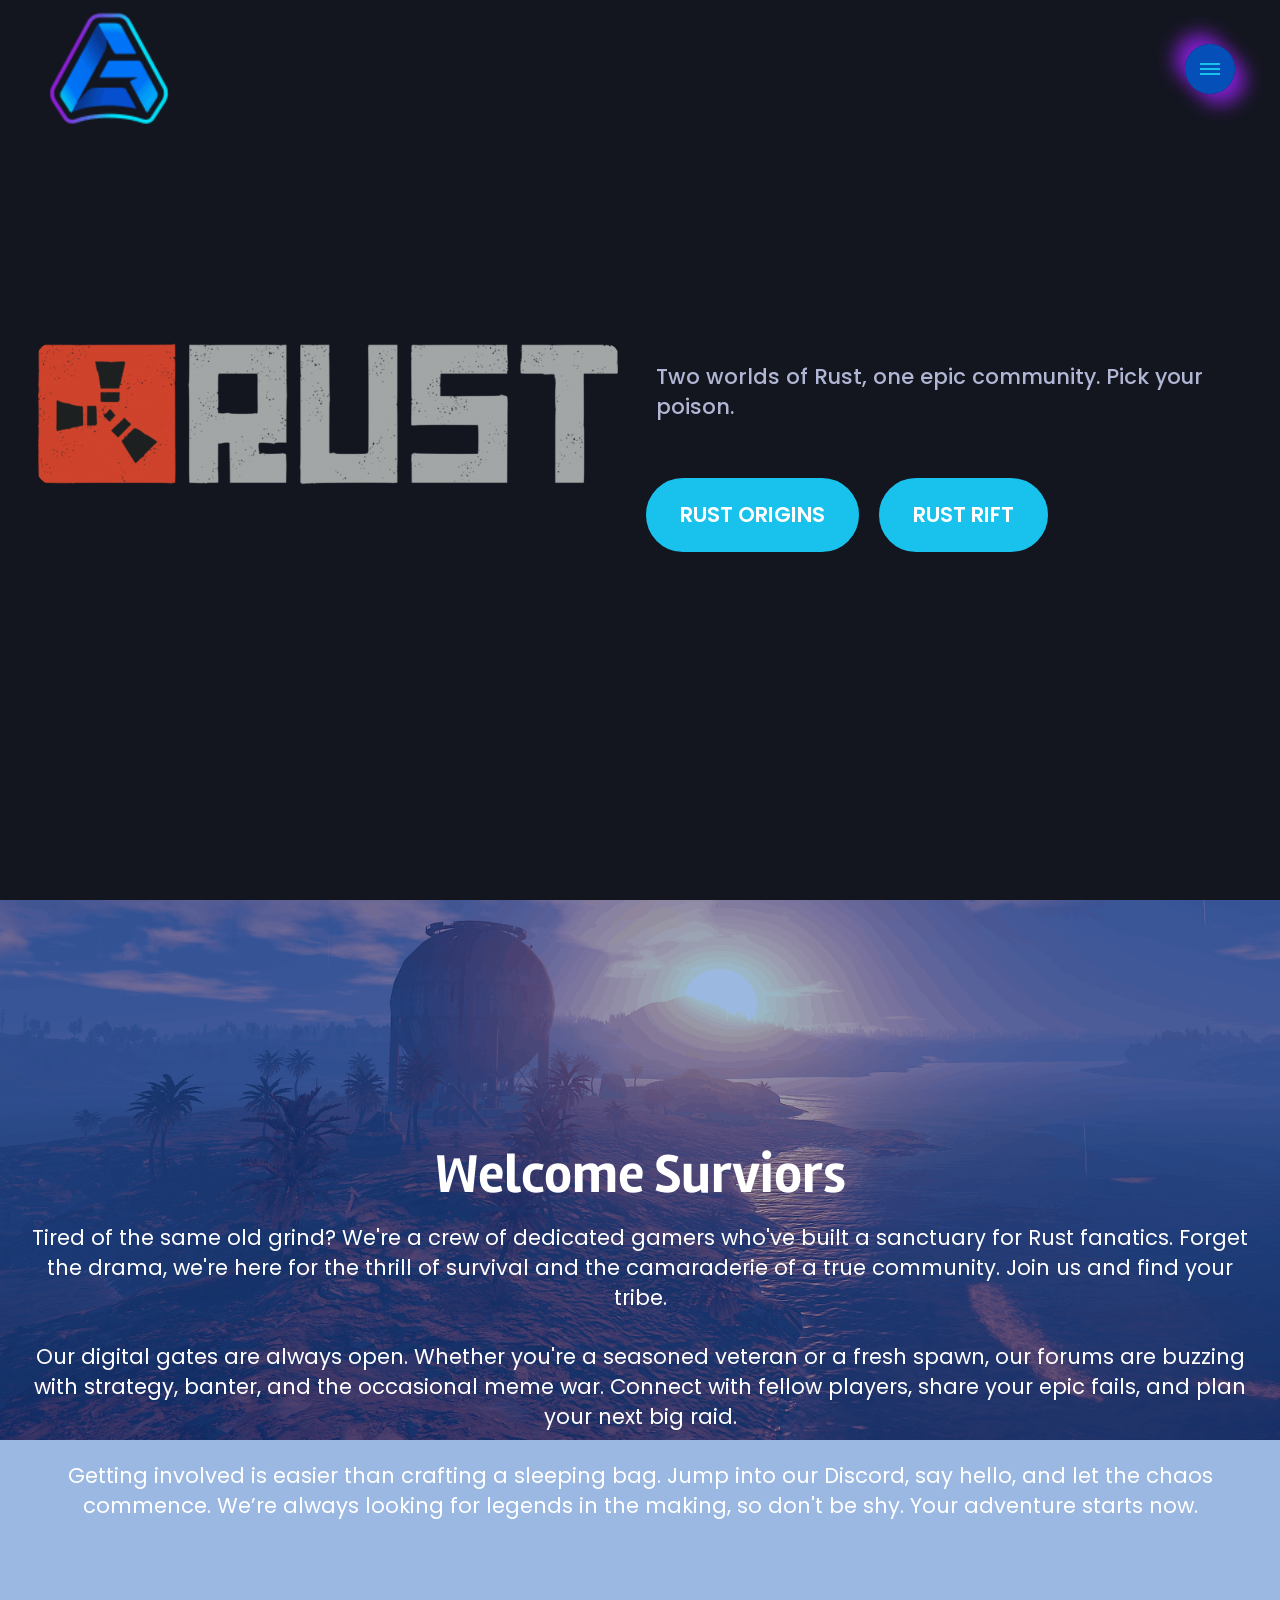
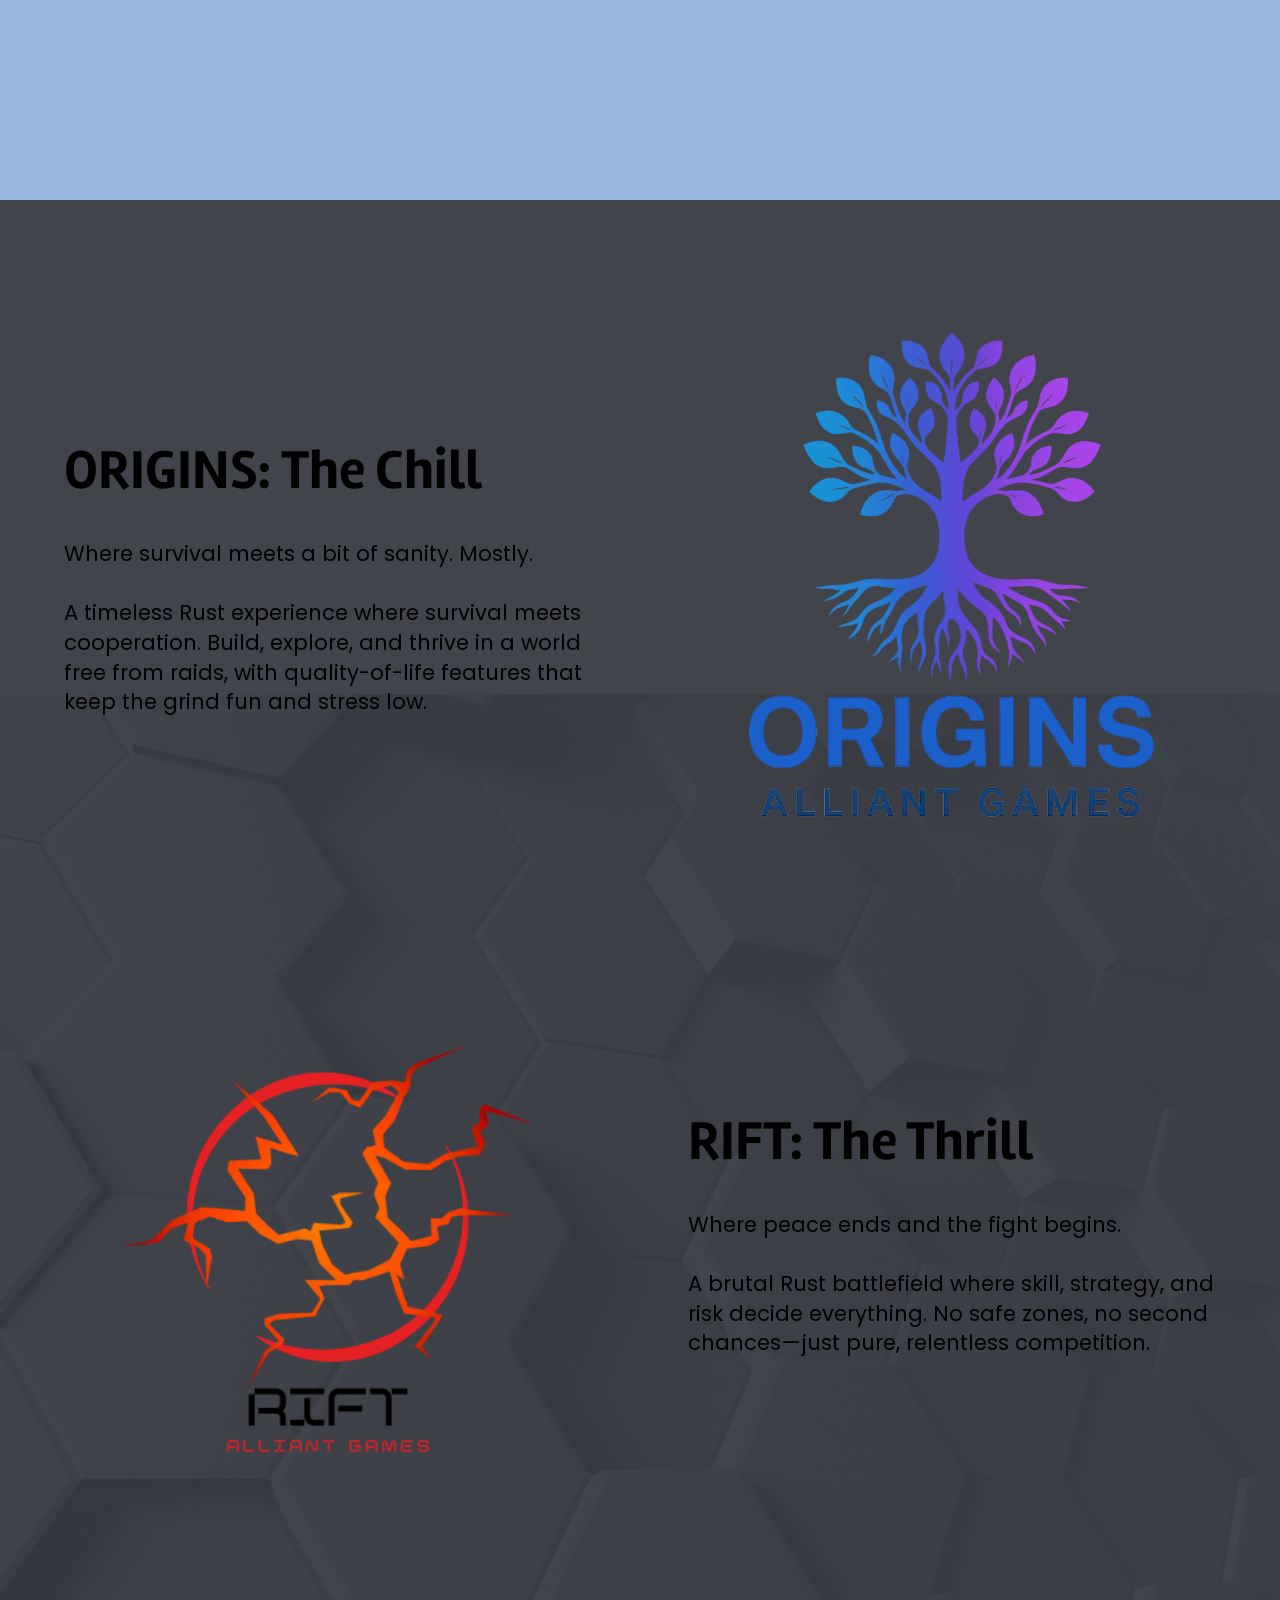
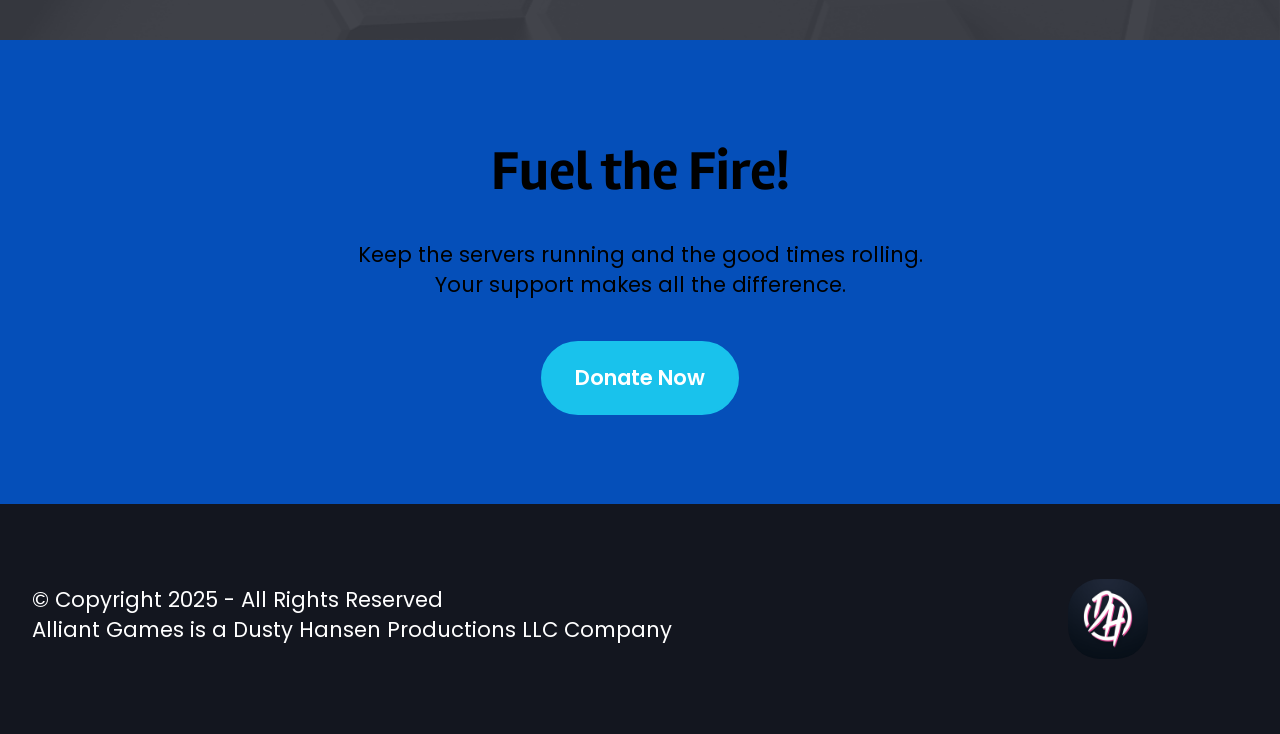
<file: rust.html>
<!DOCTYPE html>
<html  >
<head>
  
  <meta charset="UTF-8">
  <meta http-equiv="X-UA-Compatible" content="IE=edge">
  
  <meta name="twitter:card" content="summary_large_image"/>
  <meta name="twitter:image:src" content="assets/images/rust-meta.png">
  <meta property="og:image" content="assets/images/rust-meta.png">
  <meta name="twitter:title" content="Rust">
  <meta name="viewport" content="width=device-width, initial-scale=1, minimum-scale=1">
  <link rel="shortcut icon" href="assets/images/mark201600x1600-96x96.png" type="image/x-icon">
  <meta name="description" content="Our mission? To provide the ultimate Rust playground. Whether you crave the thrill of the hunt or the satisfaction of building a fortress without constant grief, we've got your back.">
  
  
  <title>Rust</title>
  <link rel="stylesheet" href="assets/web/assets/mobirise-icons/mobirise-icons.css">
  <link rel="stylesheet" href="assets/bootstrap/css/bootstrap.min.css">
  <link rel="stylesheet" href="assets/parallax/jarallax.css">
  <link rel="stylesheet" href="assets/animatecss/animate.css">
  <link rel="stylesheet" href="assets/dropdown/css/style.css">
  <link rel="stylesheet" href="assets/socicon/css/styles.css">
  <link rel="stylesheet" href="assets/theme/css/style.css">
  <link rel="preload" href="https://fonts.googleapis.com/css?family=Rambla:400,400i,700,700i&display=swap" as="style" onload="this.onload=null;this.rel='stylesheet'">
  <noscript><link rel="stylesheet" href="https://fonts.googleapis.com/css?family=Rambla:400,400i,700,700i&display=swap"></noscript>
  <link rel="preload" href="https://fonts.googleapis.com/css?family=Poppins:100,100i,200,200i,300,300i,400,400i,500,500i,600,600i,700,700i,800,800i,900,900i&display=swap" as="style" onload="this.onload=null;this.rel='stylesheet'">
  <noscript><link rel="stylesheet" href="https://fonts.googleapis.com/css?family=Poppins:100,100i,200,200i,300,300i,400,400i,500,500i,600,600i,700,700i,800,800i,900,900i&display=swap"></noscript>
  <link rel="preload" as="style" href="assets/mobirise/css/mbr-additional.css?v=Ohjnd8"><link rel="stylesheet" href="assets/mobirise/css/mbr-additional.css?v=Ohjnd8" type="text/css">

  
  <link rel="apple-touch-icon" sizes="180x180" href="assets/images/apple-touch-icon.png">
<link rel="icon" type="image/png" sizes="32x32" href="assets/images/favicon-32x32.png">
<link rel="icon" type="image/png" sizes="16x16" href="assets/images/favicon-16x16.png">
<link rel="manifest" href="/site.webmanifest">
<script type="text/javascript">!function(e,t,n){function a(){var e=t.getElementsByTagName("script")[0],n=t.createElement("script");n.type="text/javascript",n.async=!0,n.src="https://beacon-v2.helpscout.net",e.parentNode.insertBefore(n,e)}if(e.Beacon=n=function(t,n,a){e.Beacon.readyQueue.push({method:t,options:n,data:a})},n.readyQueue=[],"complete"===t.readyState)return a();e.attachEvent?e.attachEvent("onload",a):e.addEventListener("load",a,!1)}(window,document,window.Beacon||function(){});</script>
<script type="text/javascript">window.Beacon('init', 'b2492d3f-a6b8-4b78-a430-2cda79140fb8')</script>
  
</head>
<body>

<!-- Analytics -->
<!-- Google tag (gtag.js) -->
<script async src="https://www.googletagmanager.com/gtag/js?id=G-6VX196WPLF"></script>
<script>
  window.dataLayer = window.dataLayer || [];
  function gtag(){dataLayer.push(arguments);}
  gtag('js', new Date());

  gtag('config', 'G-6VX196WPLF');
</script>
<!-- /Analytics -->


  
  <section data-bs-version="5.1" class="menu menu2 expertm5 cid-uUaEIHnzfs" once="menu" id="amenu2-z">
    

    <nav class="navbar navbar-dropdown navbar-fixed-top navbar-expand-lg">
        <div class="container-fluid">
            <div class="navbar-brand">
                <span class="navbar-logo">
                    <a href="index.html">
                        <img src="assets/images/mark201600x1600-96x96.webp" alt="Alliant Games" style="height: 8rem;">
                    </a>
                </span>
                
            </div>
            <div class="offcanvas_box">
                <button class="btn_offcanvas" type="button" data-bs-toggle="offcanvas" data-bs-target="#offcanvasRight" aria-controls="offcanvasRight">
                    <div class="hamburger-offcanvas">
                        <span></span>
                        <span></span>
                        <span></span>
                        <span></span>
                    </div>
                </button>
                <div class="offcanvas offcanvas-end" tabindex="-1" id="offcanvasRight" aria-labelledby="offcanvasRightLabel">

                    <div class="offcanvas-body">
                        <div class="offcanvas_head">
                            <div class="offcanvas_head_container">
                                <div class="navbar-brand">
                                <span class="navbar-logo">
                                     <a href="index.html">
                                        <img src="assets/images/mark201600x1600-96x96.webp" alt="Alliant Games" style="height: 8rem;">
                                     </a>
                                </span>
                                    
                                </div>
                                <button type="button" class="btn-close text-reset" data-bs-dismiss="offcanvas" aria-label="Close">
                                    <div class="hamburger-offcanvas">
                                        <span></span>
                                        <span></span>
                                        <span></span>
                                        <span></span>
                                    </div>
                                </button>
                            </div>
                            
                        </div>
                        <div class="offcanvas_link">
                            <ul class="navbar-nav nav-dropdown" data-app-modern-menu="true"><li class="nav-item">
                                    <a class="nav-link link text-white text-primary display-7" href="index.html">HOME</a>
                                </li>
                                <li class="nav-item">
                                    <a class="nav-link link text-white text-primary display-7" href="about.html">ABOUT US</a>
                                </li>
                                <li class="nav-item">
                                    <a class="nav-link link text-white text-primary display-7" href="https://alliant.gg" target="_blank">ALLIANT.GG</a>
                                </li>
                                <li class="nav-item"><a class="nav-link link text-white text-primary display-7" href="https://verify.alliant.gg" target="_blank">VERIFY</a></li><li class="nav-item dropdown">
                                    <a class="nav-link link text-white dropdown-toggle display-7" href="#" data-toggle="dropdown-submenu" data-bs-toggle="dropdown" data-bs-auto-close="outside" aria-expanded="false">SHOP</a><div class="dropdown-menu" aria-labelledby="dropdown-655"><a class="text-white dropdown-item text-primary display-7" href="https://perks.alliant.gg" target="_blank">PERKS SHOP</a><a class="text-white dropdown-item text-primary display-7" href="donate.html">DONATE</a></div>
                                </li>
                                <li class="nav-item dropdown open"><a class="nav-link link text-white dropdown-toggle show display-7" href="#" data-toggle="dropdown-submenu" data-bs-toggle="dropdown" data-bs-auto-close="outside" aria-expanded="true">HELP</a><div class="dropdown-menu show" aria-labelledby="dropdown-330" data-bs-popper="none"><a class="text-white dropdown-item text-primary display-7" href="https://docs.alliant.gg" target="_blank">HELP CENTER</a><a class="text-white dropdown-item text-primary display-7" href="https://status.alliant.gg" target="_blank">STATUS PAGE</a><a class="text-white dropdown-item text-primary display-7" href="faq.html">FAQS</a><a class="text-white dropdown-item text-primary display-7" href="privacy.html">PRIVACY POLICY</a><a class="text-white dropdown-item text-primary display-7" href="tos.html">TERMS OF SERVICE</a></div></li></ul>
                        </div>
                        <div class="social-container">
                            <p class="social-title mbr-fonts-style display-7">
                                FOLLOW US</p>
                            <div class="social-list justify-content-start">
                                <div class="soc-item">
                                    <a href="https://discord.gg/alliant" target="_blank"><span class="mbr-iconfont mbr-iconfont-social socicon-discord socicon"></span></a>
                                </div>
                                <div class="soc-item">
                                    <a href="https://x.com/alliantgames" target="_blank"><span class="mbr-iconfont mbr-iconfont-social socicon-twitter socicon"></span></a>
                                </div>
                                <div class="soc-item">
                                    <a href="https://instagram.com/alliantgames" target="_blank"><span class="mbr-iconfont mbr-iconfont-social socicon-instagram socicon"></span></a>
                                </div>
                                <div class="soc-item">
                                    <a href="https://youtube.com/@alliantgames" target="_blank"><span class="mbr-iconfont mbr-iconfont-social socicon-youtube socicon"></span></a>
                                </div>
                                <div class="soc-item">
                                    <a href="https://tiktok.com/@alliantgames" target="_blank"><span class="mbr-iconfont mbr-iconfont-social socicon-tiktok socicon"></span></a>
                                </div>
                                
                            </div>
                        </div>
                        
                    </div>
                </div>
            </div>
        </div>
    </nav>
</section>

<section data-bs-version="5.1" class="header1 cleanm4_header1 cid-uU8ExJ29e4 mbr-fullscreen" id="header1-t">

	
    


	

	<div class="align-center container">
		<div class="row">
			<div class="col-lg-6">
				<div class="img-wrap mb-5">
					<img src="assets/images/800px-rust-logo-800x203.webp" alt="">
				</div>
			</div>
			<div class="col-lg-6">
				
				
				<p class="mbr-fonts-style mbr-text align-left pt-4 display-4">
					Two worlds of Rust, one epic community. Pick your poison.</p>
				<div class="mbr-section-btn align-left justify-content-start"><a class="btn btn-lg btn-success display-4" href="origins.html">RUST ORIGINS</a>
					<a class="btn btn-lg btn-success display-4" href="rift.html">RUST RIFT</a></div>
			</div>
		</div>
	</div>
	
</section>

<section data-bs-version="5.1" class="header10 cid-uU8OSJfkof mbr-fullscreen mbr-parallax-background" id="header10-x">

    
    


    <div class="mbr-overlay" style="opacity: 0.4; background-color: rgb(5, 79, 185);"></div>

    <div class="container">
        <div class="row justify-content-center">
            <div class="col-12">
                <div class="text-wrapper">
                    <div class="header-text">
                        <h2 class="mbr-section-title mbr-fonts-style align-center display-2"><strong>Welcome Surviors</strong></h2>
                        <p class="mbr-text mbr-fonts-style align-center mb-0 display-4">Tired of the same old grind? We're a crew of dedicated gamers who've built a sanctuary for Rust fanatics. Forget the drama, we're here for the thrill of survival and the camaraderie of a true community. Join us and find your tribe.<br><br>Our digital gates are always open. Whether you're a seasoned veteran or a fresh spawn, our forums are buzzing with strategy, banter, and the occasional meme war. Connect with fellow players, share your epic fails, and plan your next big raid.<br><br>Getting involved is easier than crafting a sleeping bag. Jump into our Discord, say hello, and let the chaos commence. We’re always looking for legends in the making, so don't be shy. Your adventure starts now.<br></p>
                    </div>
                </div>
            </div>
        </div>
    </div>
</section>

<section data-bs-version="5.1" class="features38 cid-uU8IXNdAP1 mbr-parallax-background" id="features038-w">
    

    
    <div class="mbr-overlay" style="opacity: 0.8; background-color: rgb(19, 22, 31);"></div>

    <div class="container">
        <div class="row justify-content-center">
            <div class="col-12 col-md-12 col-lg">
                <div class="text-wrapper align-left">
                    <h1 class="mbr-section-title mbr-fonts-style mb-4 display-2">
                        <strong>ORIGINS: The Chill</strong></h1>
                    <p class="mbr-text align-left mbr-fonts-style mb-4 display-7">
                        Where survival meets a bit of sanity. Mostly.<br><br>A timeless Rust experience where survival meets cooperation. Build, explore, and thrive in a world free from raids, with quality-of-life features that keep the grind fun and stress low.<br>
                    </p>
                    
                </div>
            </div>
            <div class="col-12 col-md-12 col-lg-6 image-wrapper">
                <img class="w-100" src="assets/images/origins20concept20tree202-1024x1024.webp" alt="Origins">
            </div>
        </div>
        <div class="row row-reverse justify-content-center">

            <div class="col-12 col-md-12 col-lg">
                <div class="text-wrapper align-left">
                    <h1 class="mbr-section-title mbr-fonts-style mb-4 display-2"><strong>RIFT: The Thrill</strong></h1>
                    <p class="mbr-text align-left mbr-fonts-style mb-4 display-7">
                        Where peace ends and the fight begins.<br><br>A brutal Rust battlefield where skill, strategy, and risk decide everything. No safe zones, no second chances—just pure, relentless competition.<br></p>
                    
                </div>
            </div>
            <div class="col-12 col-md-12 col-lg-6 image-wrapper">
                <img class="w-100" src="assets/images/rift20logo20black-500x500.webp" alt="Rift">
            </div>
        </div>
        
    </div>
</section>

<section data-bs-version="5.1" class="header09 startm5 cid-uU8CexqlrA" id="call-to-action-2-uU8CexqlrA">
    
    
    
    <div class="container-fluid">
        <div class="row">
            <div class="content-wrap col-12 col-md-6">
                <h1 class="mbr-section-title mbr-fonts-style mbr-white mb-4 display-2">
                    <strong>Fuel the Fire!</strong>
                </h1>
                
                <p class="mbr-fonts-style mbr-text mbr-white mb-4 display-7">Keep the servers running and the good times rolling. Your support makes all the difference.</p>
                <div class="mbr-section-btn"><a class="btn btn-primary display-7" href="https://donate.alliant.gg" target="_blank">Donate Now</a></div>
            </div>
        </div>
    </div>
</section>

<section data-bs-version="5.1" class="offerm5 footer2 cid-v2K1ta64eN" once="footer" id="footer02-30">

    

    
    
    <div class="container">
        <div class="row justify-content-center">
            <div class="col-lg-9 text col-md-8 col-sm-12">
                <h2 class="mbr-fonts-style align-left mbr-white mbr-section-title display-4">© Copyright 2025 - All Rights Reserved<br>Alliant Games is a Dusty Hansen Productions LLC Company</h2>
            </div>
            <div class="col-sm-12 col-md-4 d-flex col-lg-3">
                <div class="image-block">

                    <img class="mbr-temp" src="assets/images/avatar-192x192.webp" alt="">

                </div>
                
                
            </div>
        </div>
    </div>
</section>


<script src="assets/bootstrap/js/bootstrap.bundle.min.js"></script>
  <script src="assets/parallax/jarallax.js"></script>
  <script src="assets/smoothscroll/smooth-scroll.js"></script>
  <script src="assets/ytplayer/index.js"></script>
  <script src="assets/dropdown/js/navbar-dropdown.js"></script>
  <script src="assets/theme/js/script.js"></script>
  
  
  
  <input name="animation" type="hidden">
  </body>
</html>
</file>
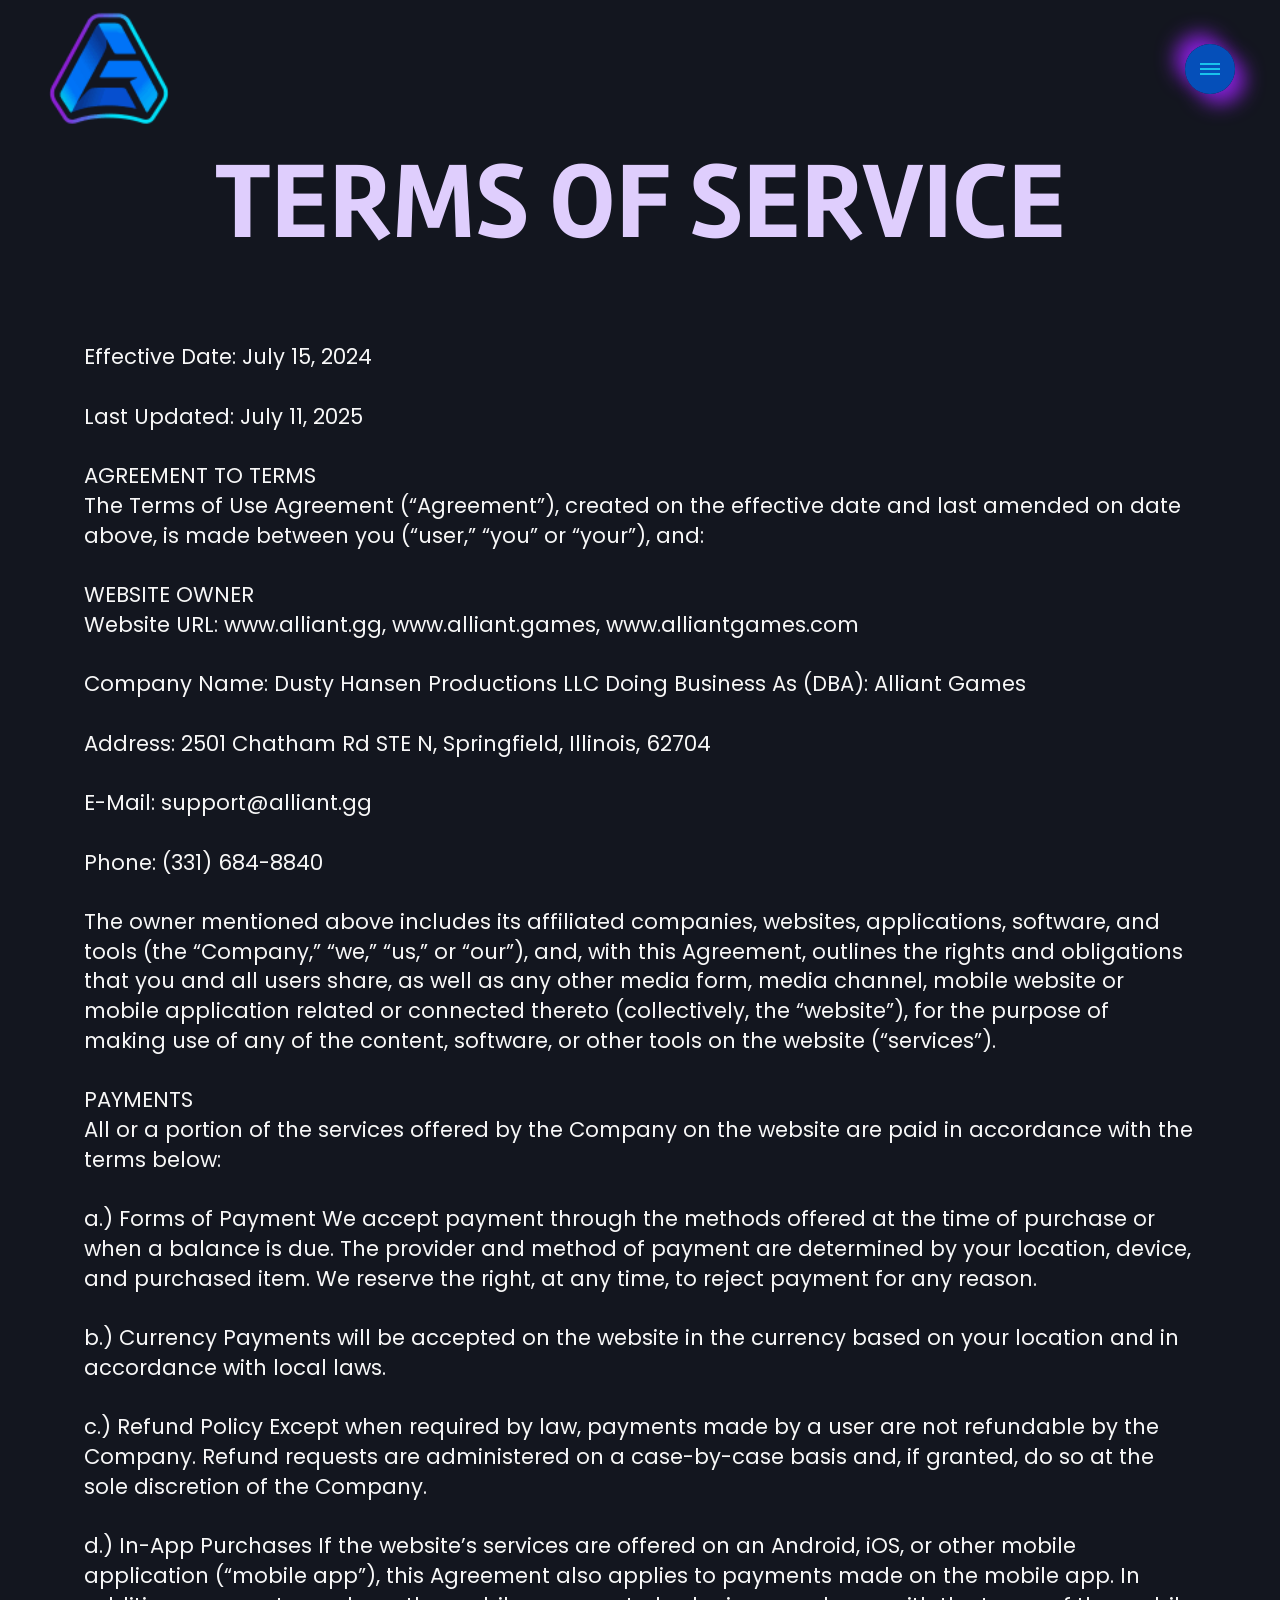
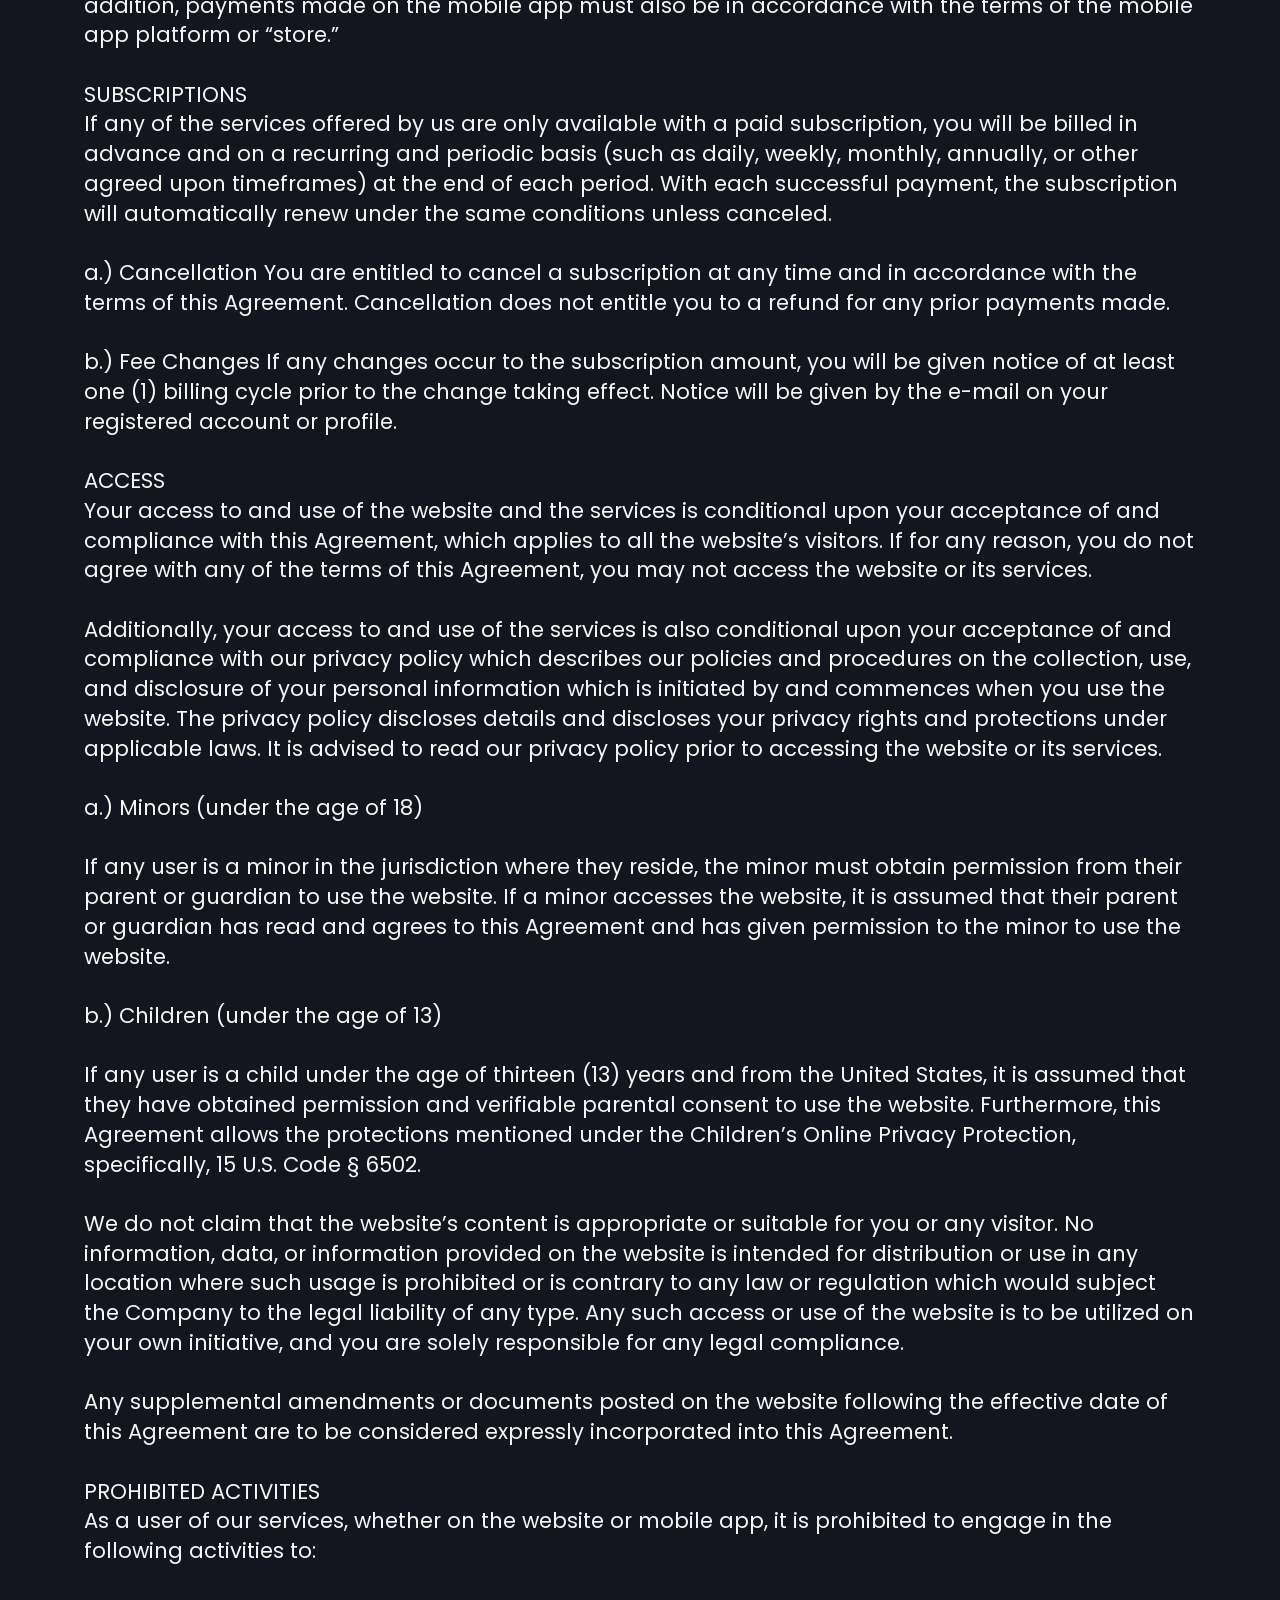
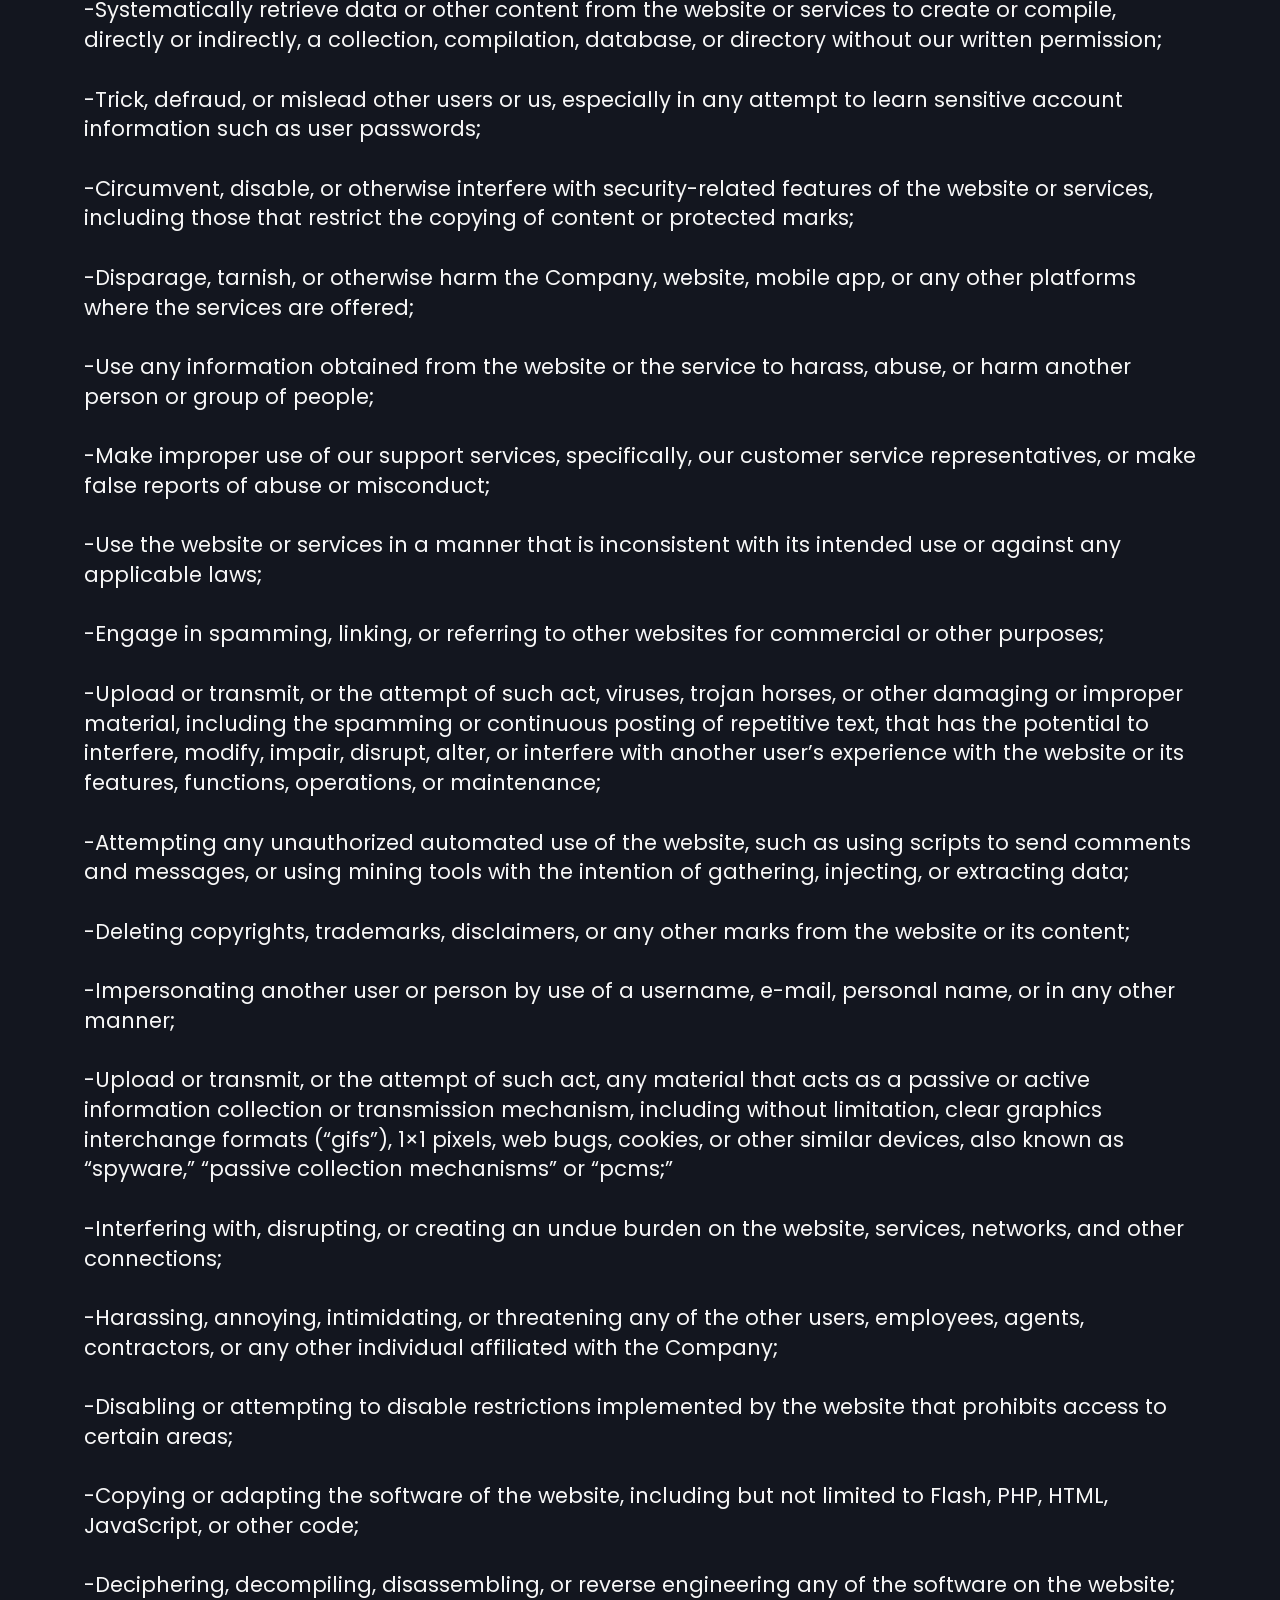
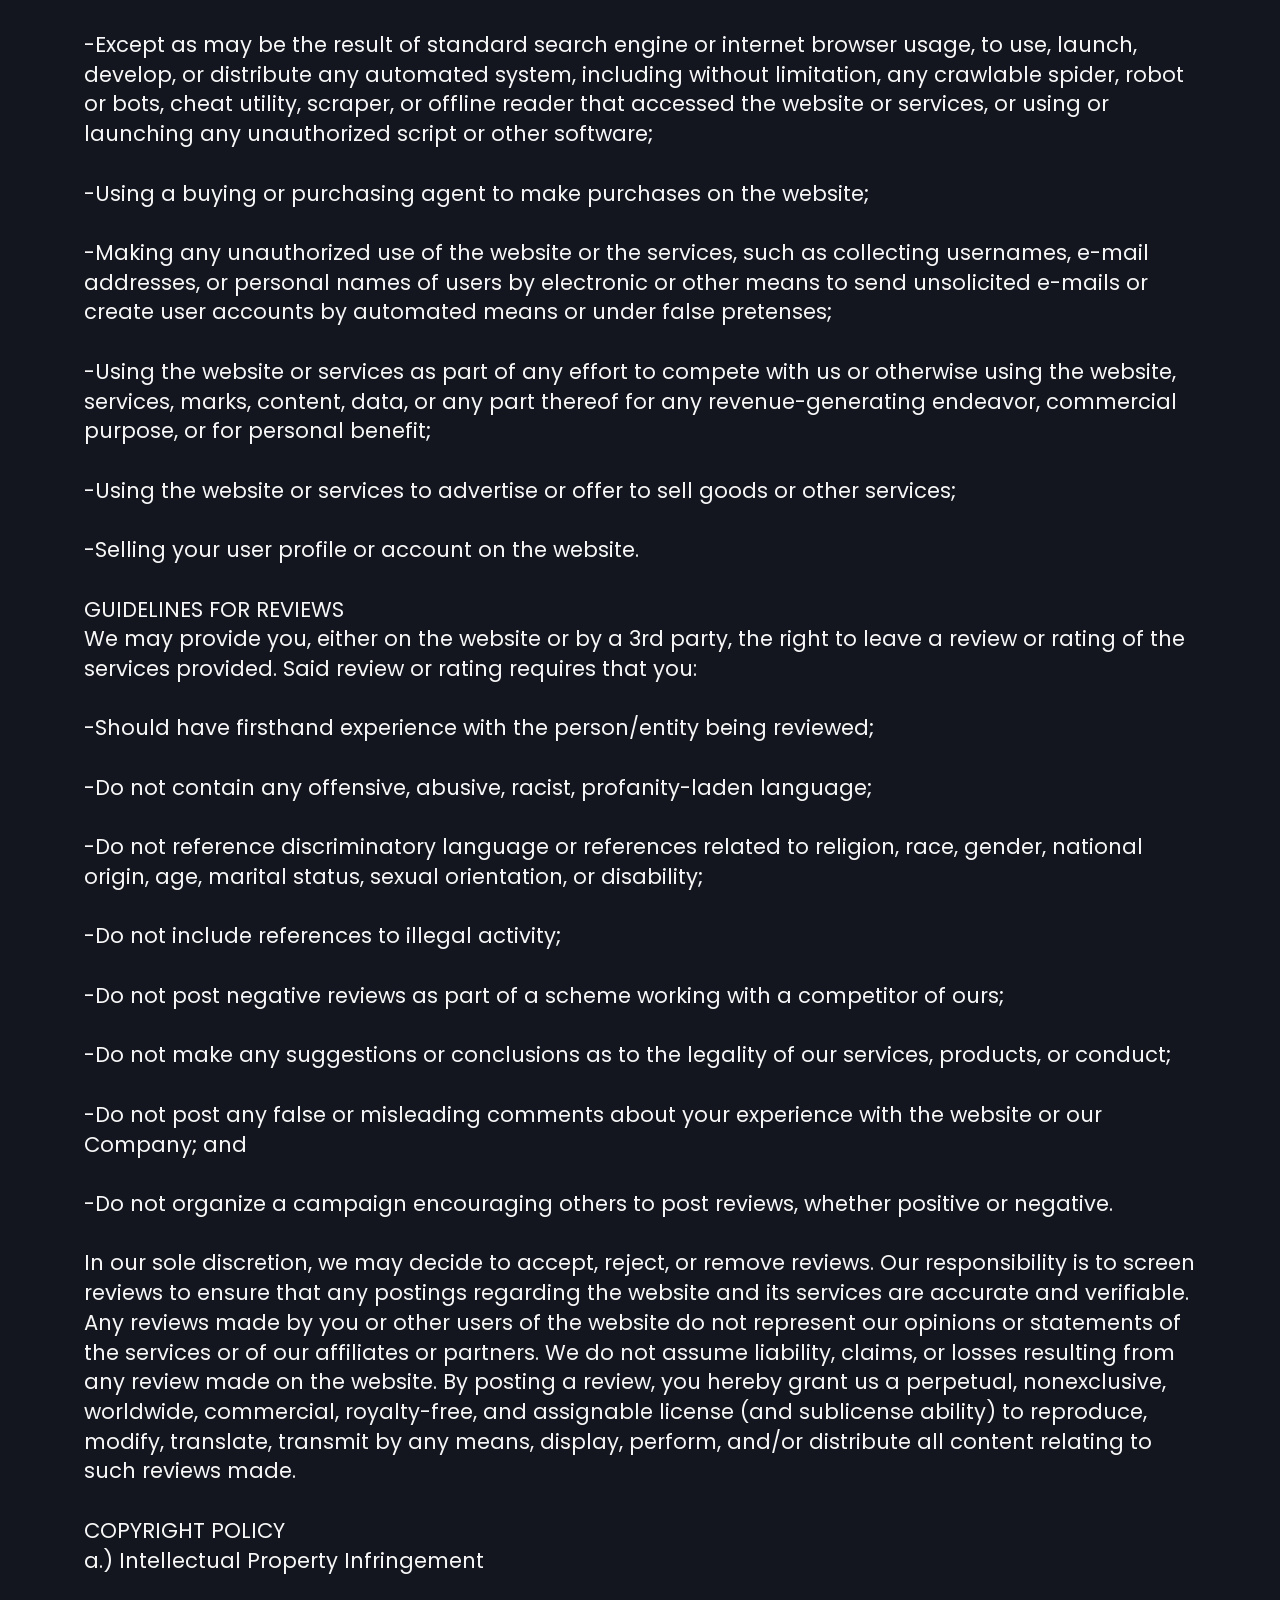
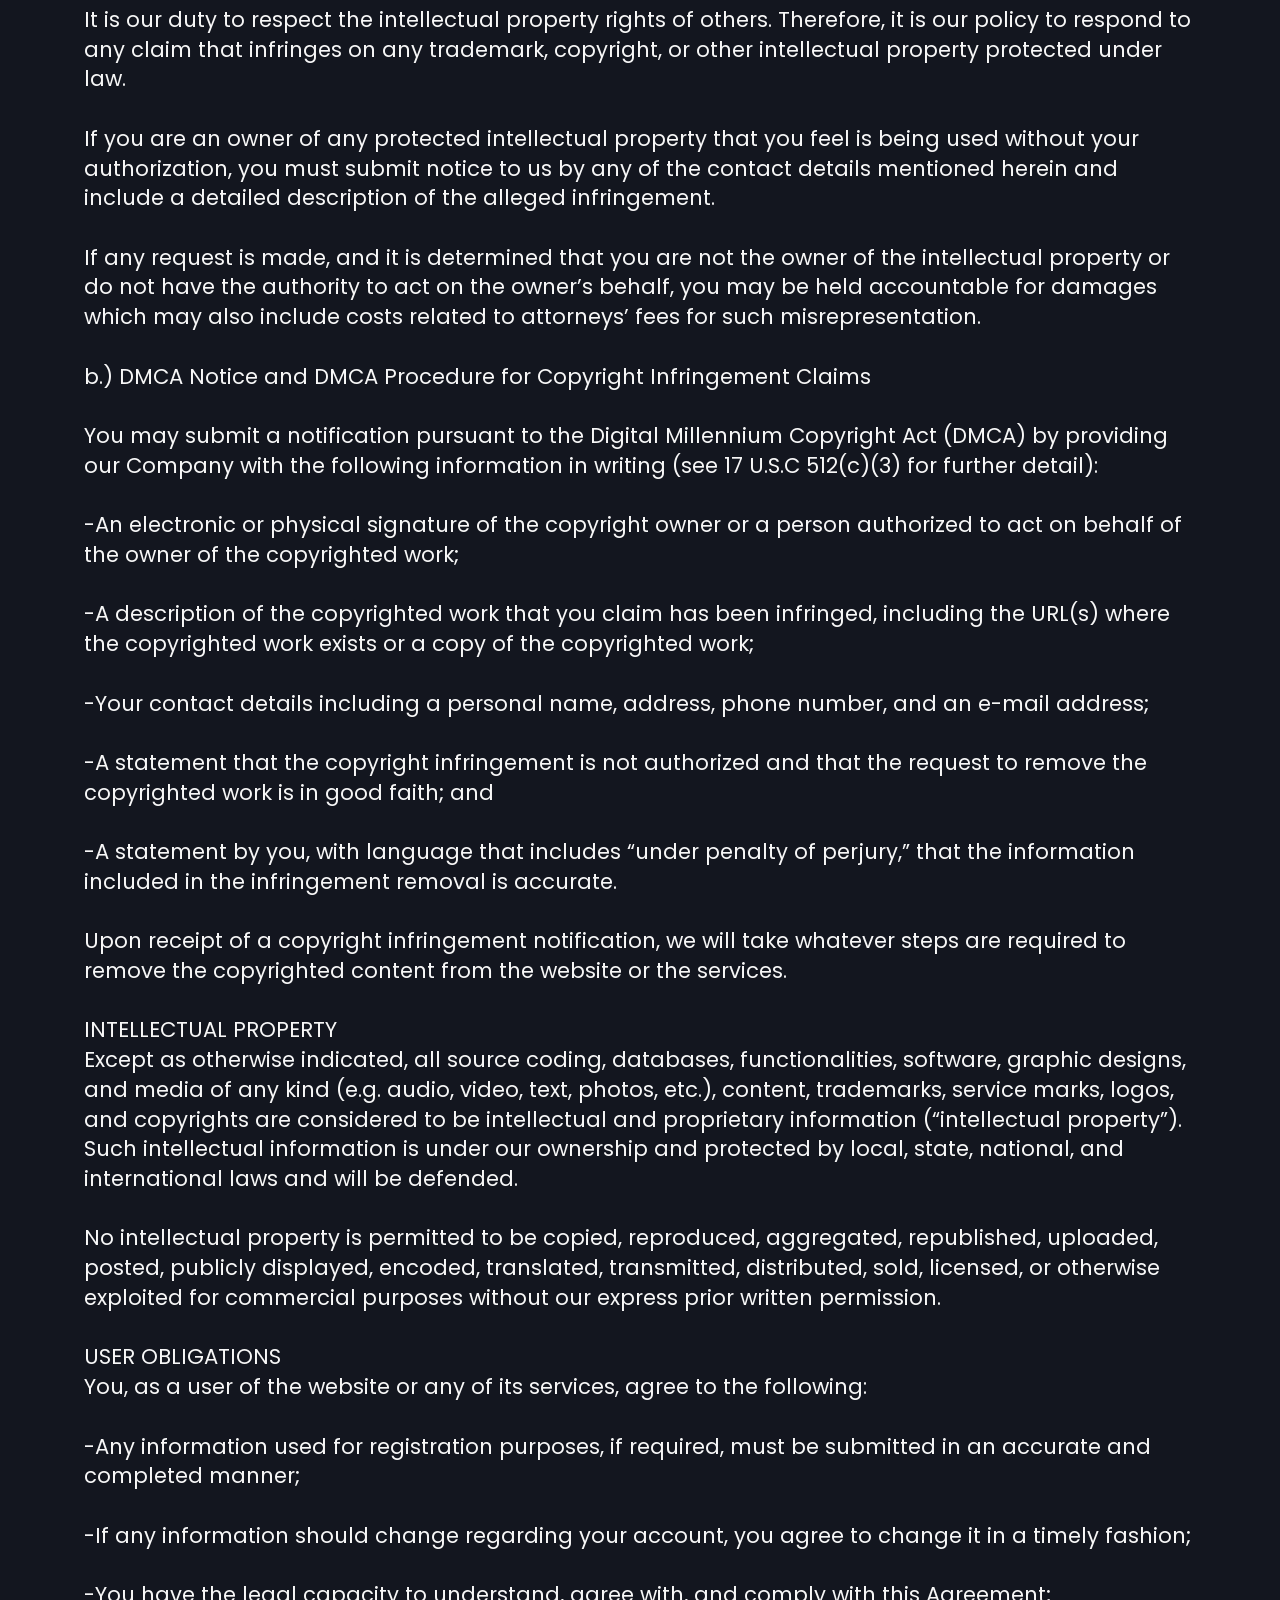
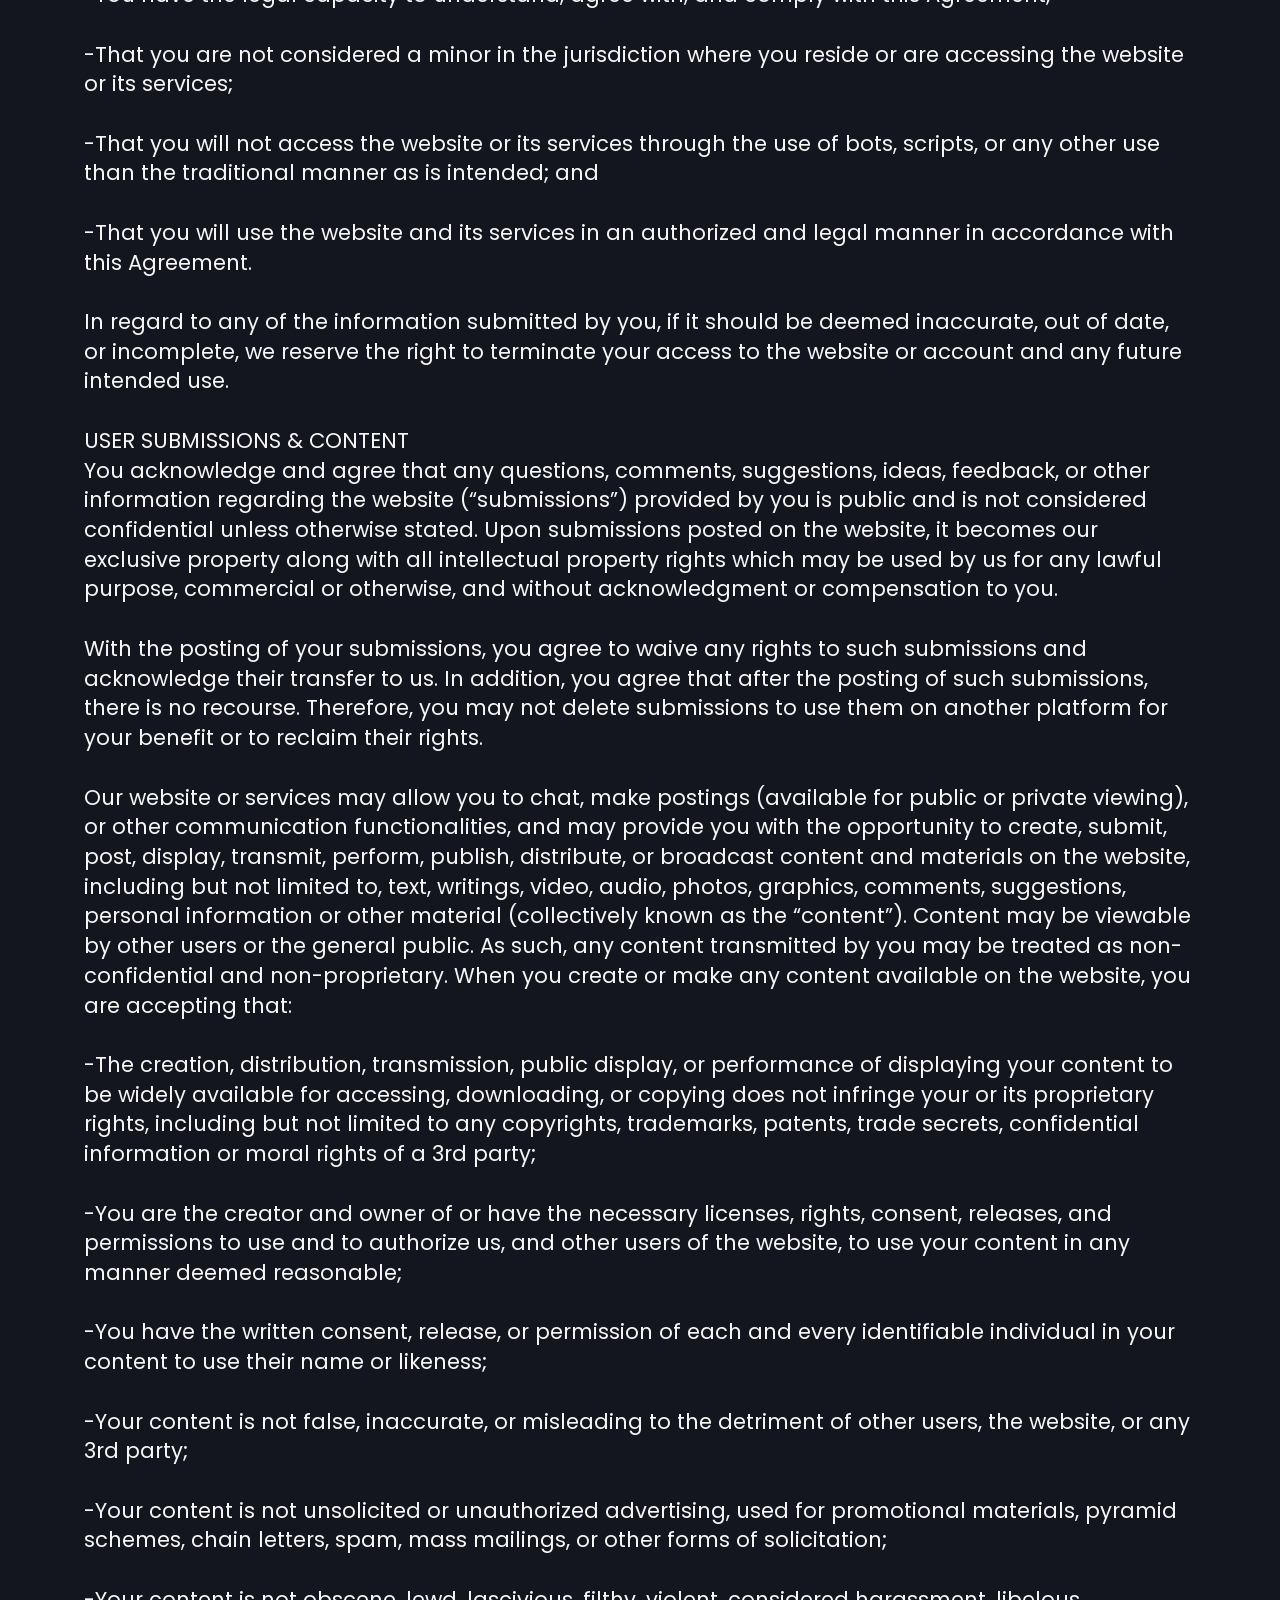
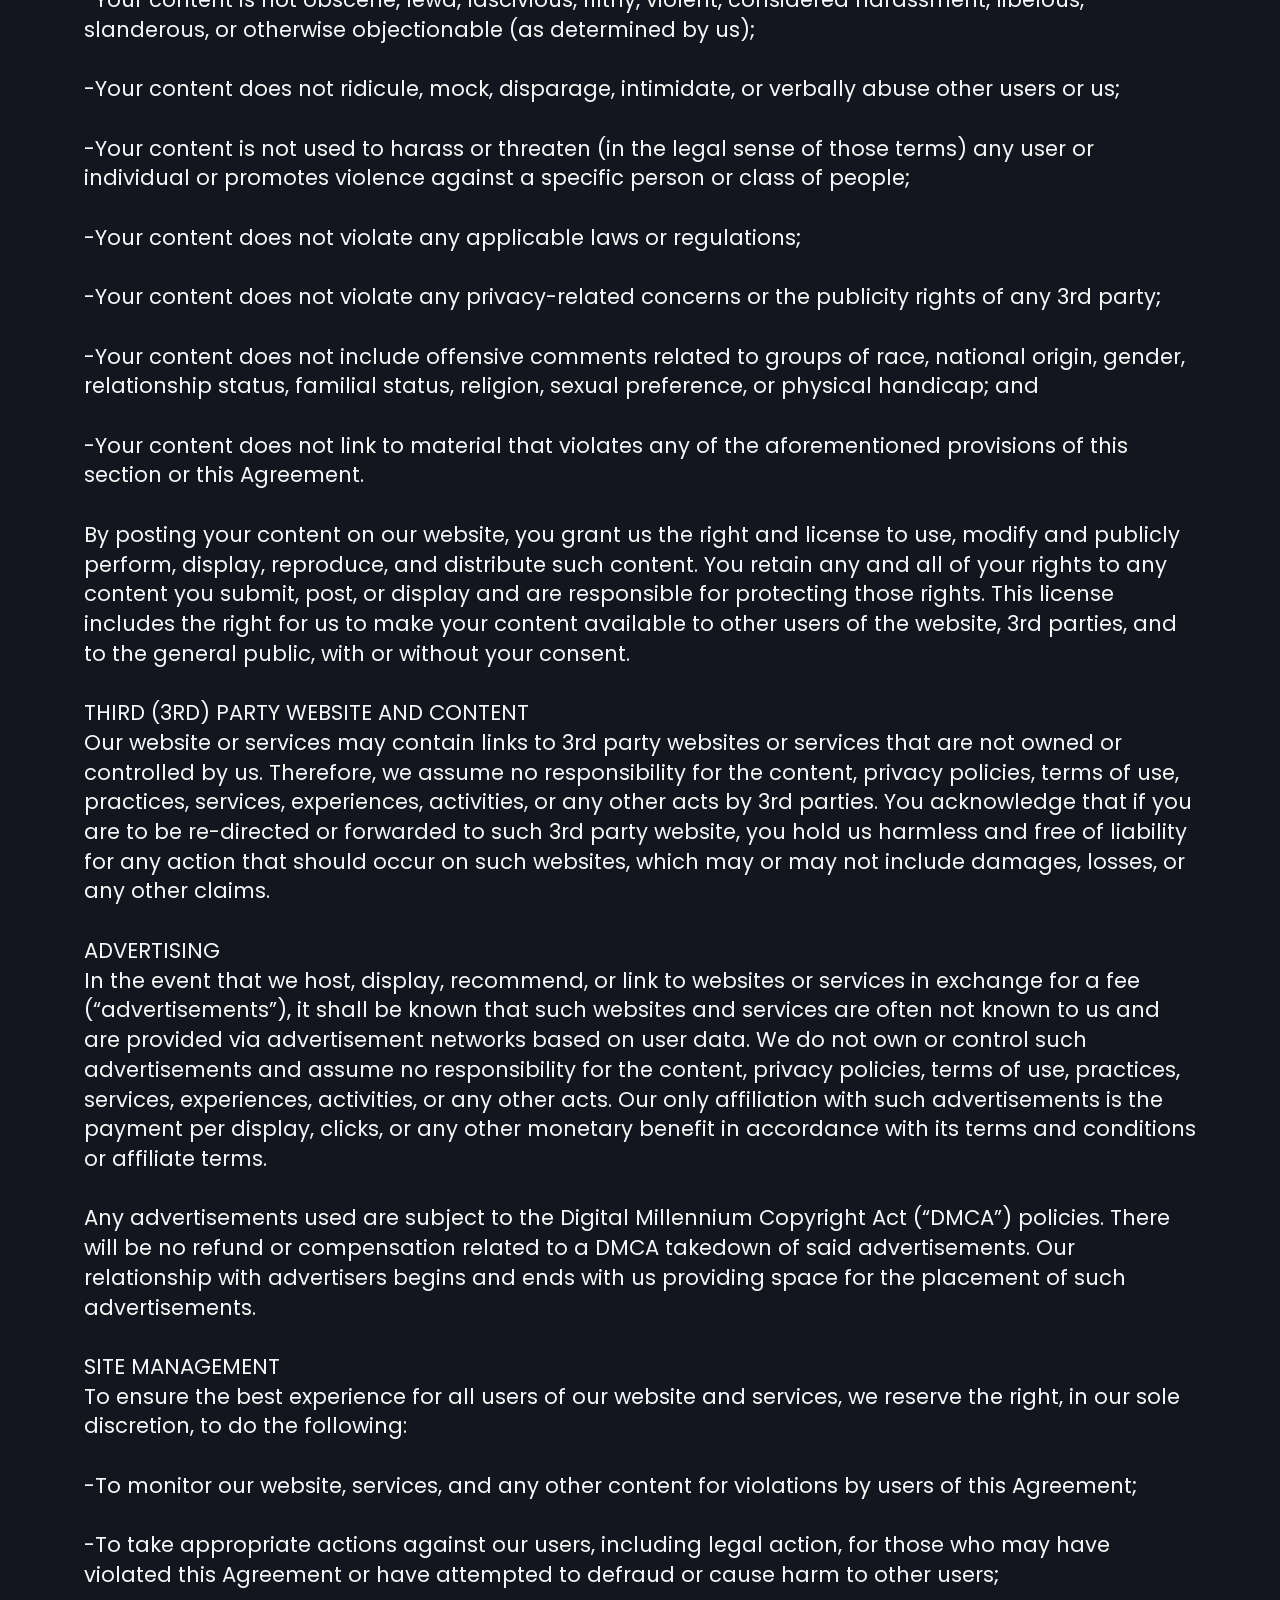
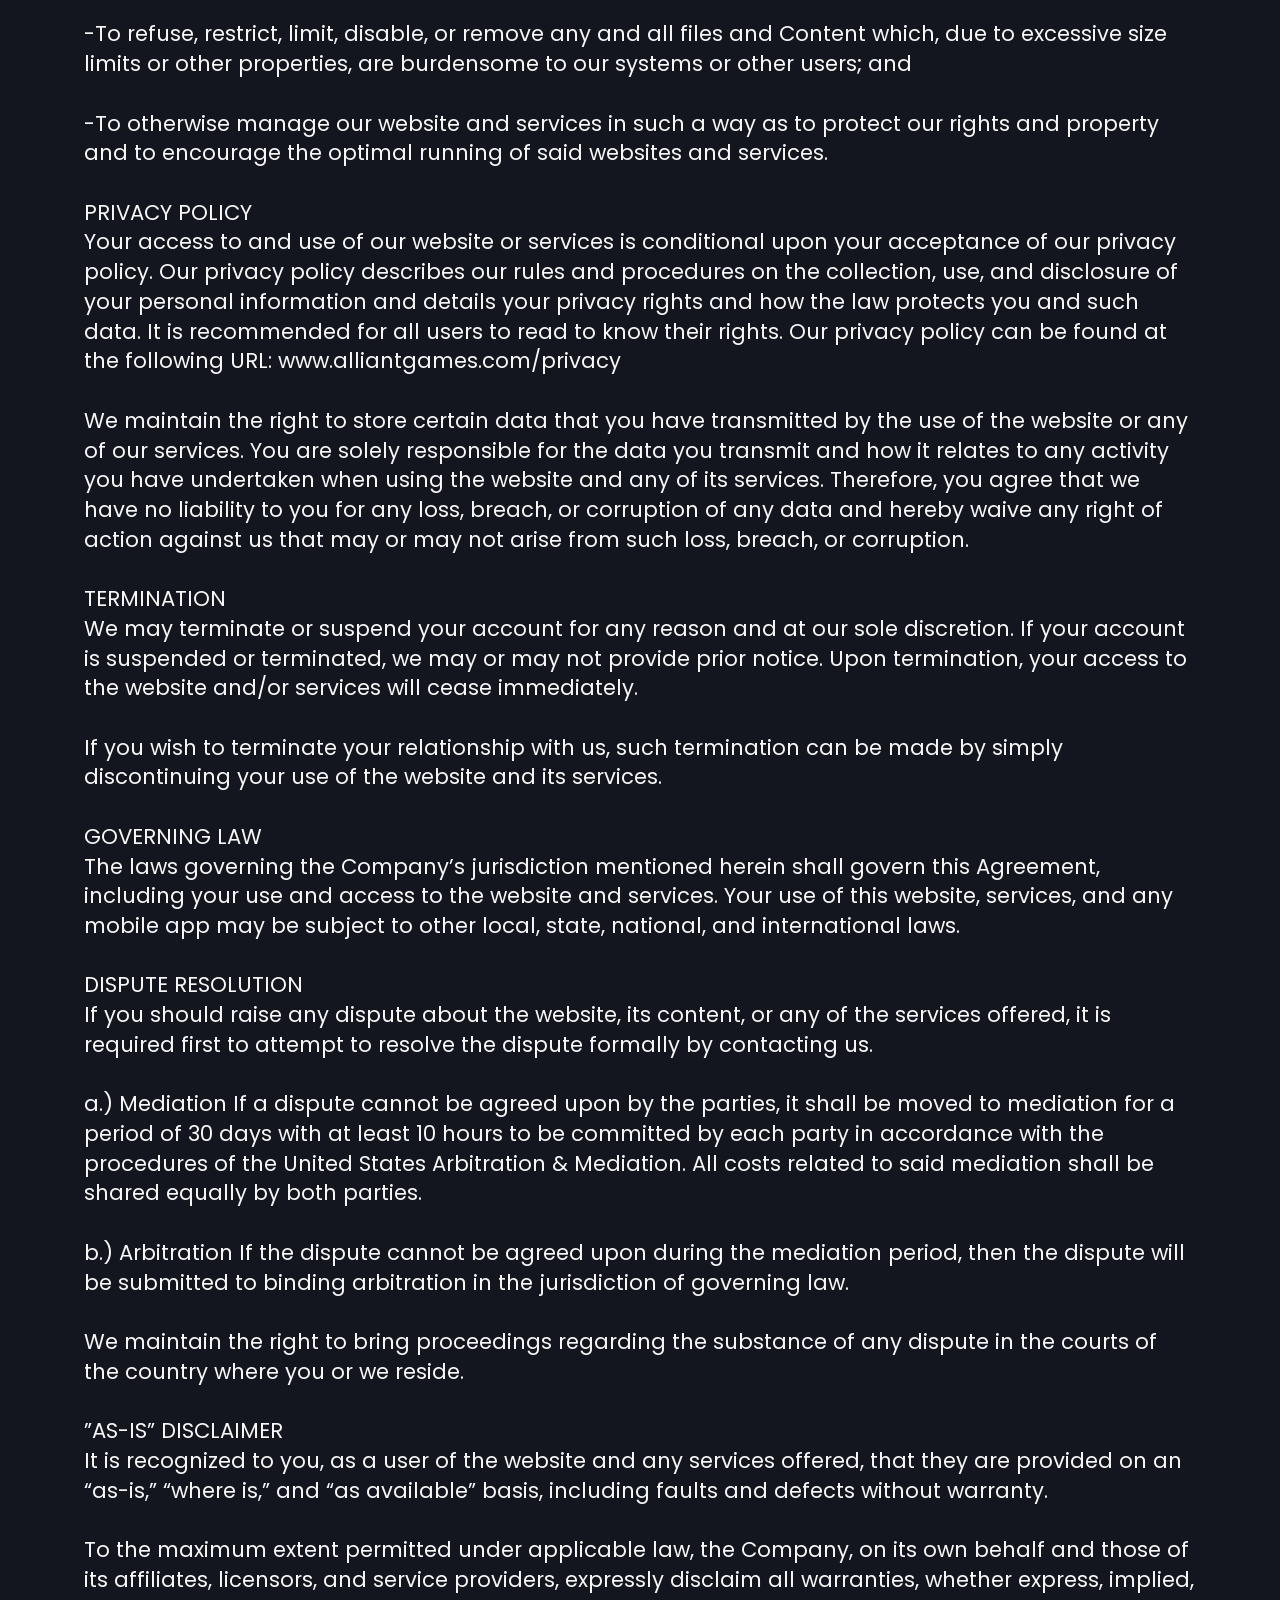
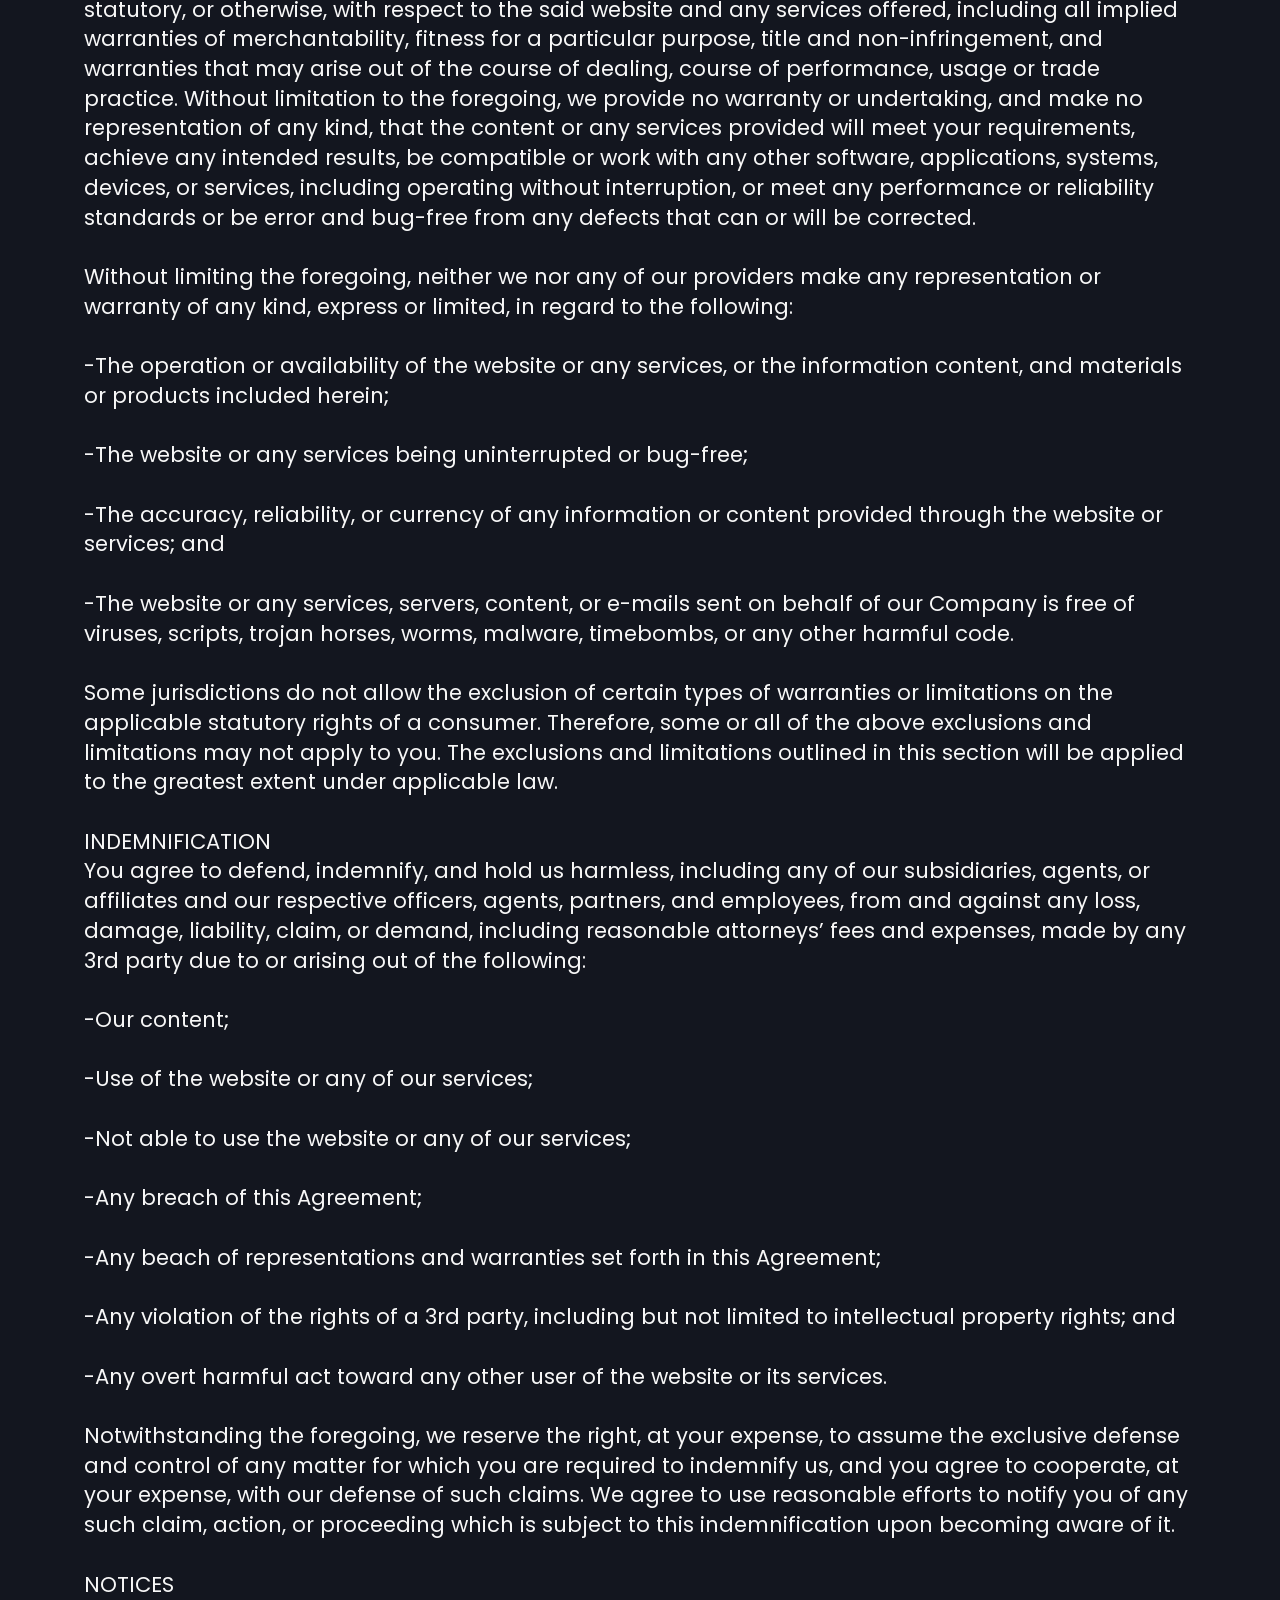
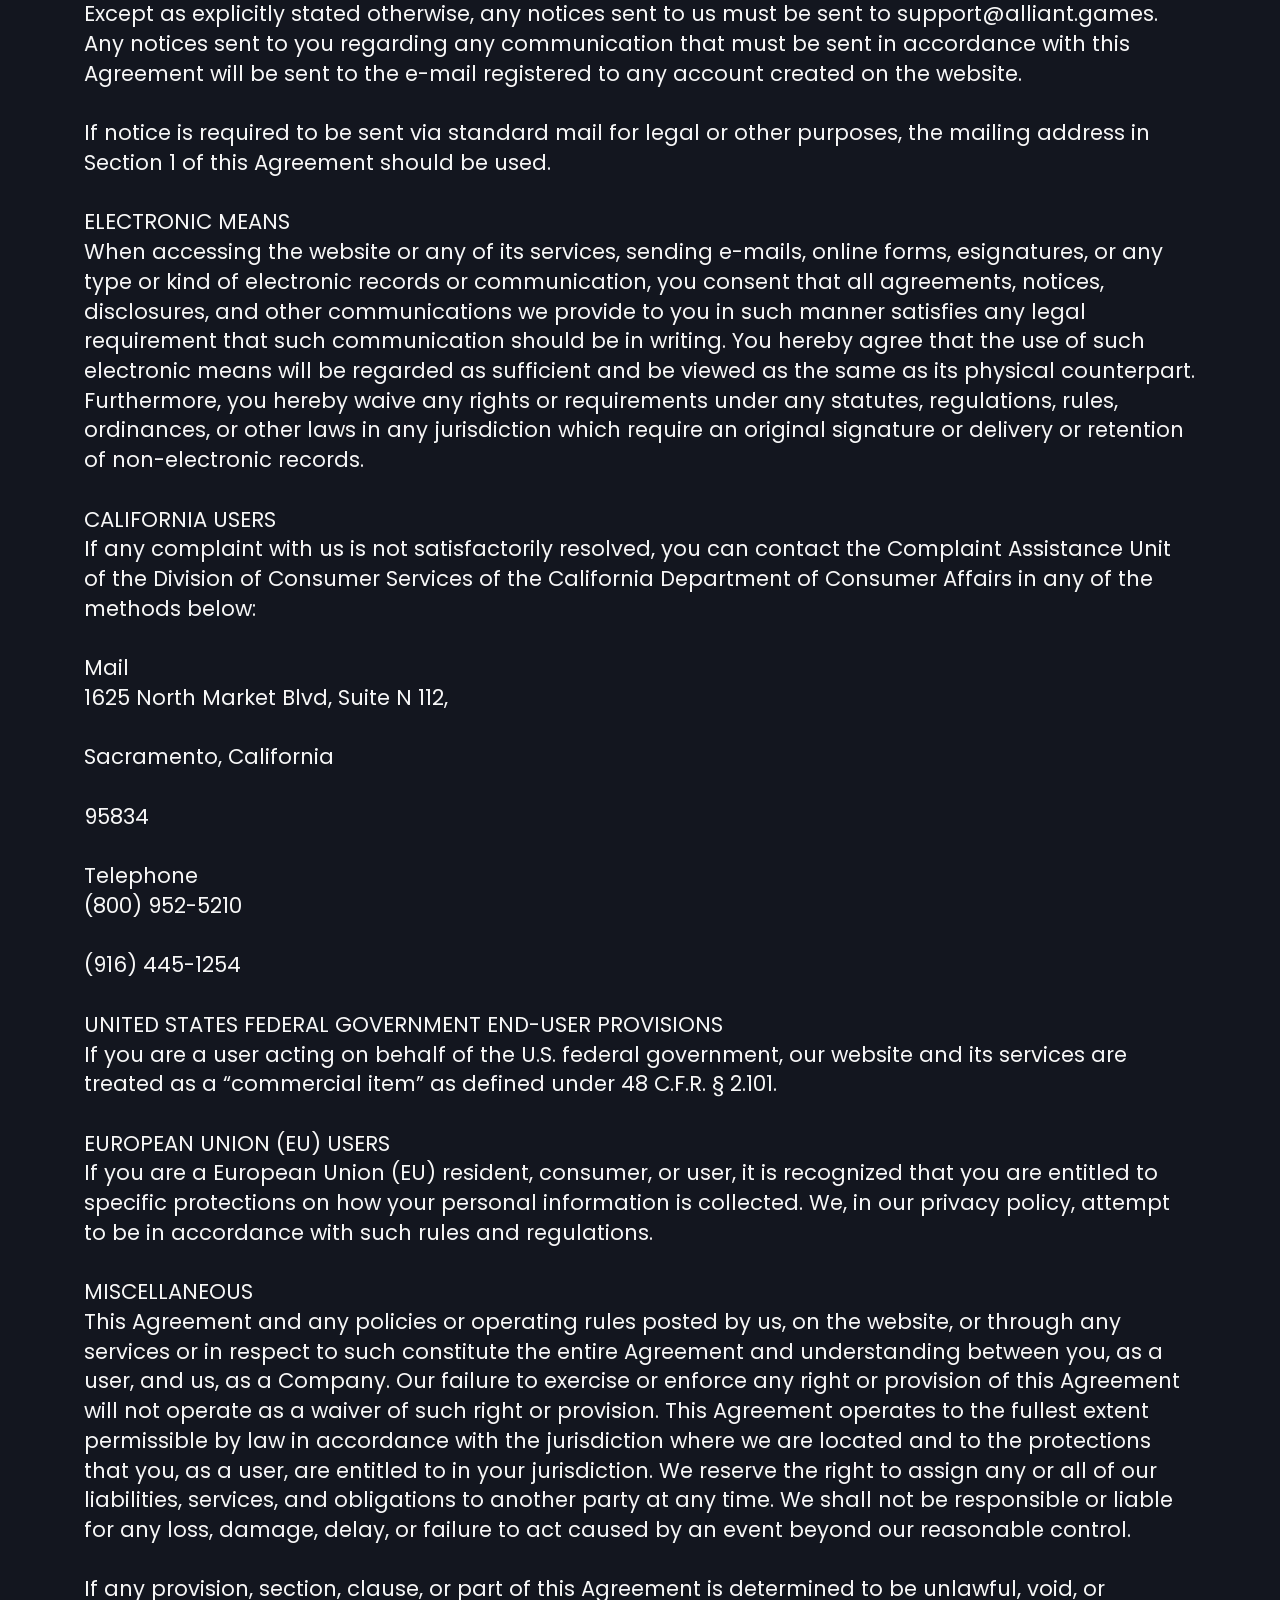
<file: tos.html>
<!DOCTYPE html>
<html  >
<head>
  
  <meta charset="UTF-8">
  <meta http-equiv="X-UA-Compatible" content="IE=edge">
  
  <meta name="twitter:card" content="summary_large_image"/>
  <meta name="twitter:image:src" content="assets/images/tos-meta.png">
  <meta property="og:image" content="assets/images/tos-meta.png">
  <meta name="twitter:title" content="Terms of Service">
  <meta name="viewport" content="width=device-width, initial-scale=1, minimum-scale=1">
  <link rel="shortcut icon" href="assets/images/mark201600x1600-96x96.png" type="image/x-icon">
  <meta name="description" content="Learn more about our terms and conditions.">
  
  
  <title>Terms of Service</title>
  <link rel="stylesheet" href="assets/bootstrap/css/bootstrap.min.css">
  <link rel="stylesheet" href="assets/animatecss/animate.css">
  <link rel="stylesheet" href="assets/dropdown/css/style.css">
  <link rel="stylesheet" href="assets/socicon/css/styles.css">
  <link rel="stylesheet" href="assets/theme/css/style.css">
  <link rel="preload" href="https://fonts.googleapis.com/css?family=Rambla:400,400i,700,700i&display=swap" as="style" onload="this.onload=null;this.rel='stylesheet'">
  <noscript><link rel="stylesheet" href="https://fonts.googleapis.com/css?family=Rambla:400,400i,700,700i&display=swap"></noscript>
  <link rel="preload" href="https://fonts.googleapis.com/css?family=Poppins:100,100i,200,200i,300,300i,400,400i,500,500i,600,600i,700,700i,800,800i,900,900i&display=swap" as="style" onload="this.onload=null;this.rel='stylesheet'">
  <noscript><link rel="stylesheet" href="https://fonts.googleapis.com/css?family=Poppins:100,100i,200,200i,300,300i,400,400i,500,500i,600,600i,700,700i,800,800i,900,900i&display=swap"></noscript>
  <link rel="preload" as="style" href="assets/mobirise/css/mbr-additional.css?v=tKSlKx"><link rel="stylesheet" href="assets/mobirise/css/mbr-additional.css?v=tKSlKx" type="text/css">

  
  <link rel="apple-touch-icon" sizes="180x180" href="assets/images/apple-touch-icon.png">
<link rel="icon" type="image/png" sizes="32x32" href="assets/images/favicon-32x32.png">
<link rel="icon" type="image/png" sizes="16x16" href="assets/images/favicon-16x16.png">
<link rel="manifest" href="/site.webmanifest">
<script type="text/javascript">!function(e,t,n){function a(){var e=t.getElementsByTagName("script")[0],n=t.createElement("script");n.type="text/javascript",n.async=!0,n.src="https://beacon-v2.helpscout.net",e.parentNode.insertBefore(n,e)}if(e.Beacon=n=function(t,n,a){e.Beacon.readyQueue.push({method:t,options:n,data:a})},n.readyQueue=[],"complete"===t.readyState)return a();e.attachEvent?e.attachEvent("onload",a):e.addEventListener("load",a,!1)}(window,document,window.Beacon||function(){});</script>
<script type="text/javascript">window.Beacon('init', 'b2492d3f-a6b8-4b78-a430-2cda79140fb8')</script>
  
</head>
<body>

<!-- Analytics -->
<!-- Google tag (gtag.js) -->
<script async src="https://www.googletagmanager.com/gtag/js?id=G-6VX196WPLF"></script>
<script>
  window.dataLayer = window.dataLayer || [];
  function gtag(){dataLayer.push(arguments);}
  gtag('js', new Date());

  gtag('config', 'G-6VX196WPLF');
</script>
<!-- /Analytics -->


  
  <section data-bs-version="5.1" class="menu menu2 expertm5 cid-uUaEIHnzfs" once="menu" id="amenu2-z">
    

    <nav class="navbar navbar-dropdown navbar-fixed-top navbar-expand-lg">
        <div class="container-fluid">
            <div class="navbar-brand">
                <span class="navbar-logo">
                    <a href="index.html">
                        <img src="assets/images/mark201600x1600-96x96.webp" alt="Alliant Games" style="height: 8rem;">
                    </a>
                </span>
                
            </div>
            <div class="offcanvas_box">
                <button class="btn_offcanvas" type="button" data-bs-toggle="offcanvas" data-bs-target="#offcanvasRight" aria-controls="offcanvasRight">
                    <div class="hamburger-offcanvas">
                        <span></span>
                        <span></span>
                        <span></span>
                        <span></span>
                    </div>
                </button>
                <div class="offcanvas offcanvas-end" tabindex="-1" id="offcanvasRight" aria-labelledby="offcanvasRightLabel">

                    <div class="offcanvas-body">
                        <div class="offcanvas_head">
                            <div class="offcanvas_head_container">
                                <div class="navbar-brand">
                                <span class="navbar-logo">
                                     <a href="index.html">
                                        <img src="assets/images/mark201600x1600-96x96.webp" alt="Alliant Games" style="height: 8rem;">
                                     </a>
                                </span>
                                    
                                </div>
                                <button type="button" class="btn-close text-reset" data-bs-dismiss="offcanvas" aria-label="Close">
                                    <div class="hamburger-offcanvas">
                                        <span></span>
                                        <span></span>
                                        <span></span>
                                        <span></span>
                                    </div>
                                </button>
                            </div>
                            
                        </div>
                        <div class="offcanvas_link">
                            <ul class="navbar-nav nav-dropdown" data-app-modern-menu="true"><li class="nav-item">
                                    <a class="nav-link link text-white text-primary display-7" href="index.html">HOME</a>
                                </li>
                                <li class="nav-item">
                                    <a class="nav-link link text-white text-primary display-7" href="about.html">ABOUT US</a>
                                </li>
                                <li class="nav-item">
                                    <a class="nav-link link text-white text-primary display-7" href="https://alliant.gg" target="_blank">ALLIANT.GG</a>
                                </li>
                                <li class="nav-item"><a class="nav-link link text-white text-primary display-7" href="https://verify.alliant.gg" target="_blank">VERIFY</a></li><li class="nav-item dropdown">
                                    <a class="nav-link link text-white dropdown-toggle display-7" href="#" data-toggle="dropdown-submenu" data-bs-toggle="dropdown" data-bs-auto-close="outside" aria-expanded="false">SHOP</a><div class="dropdown-menu" aria-labelledby="dropdown-655"><a class="text-white dropdown-item text-primary display-7" href="https://perks.alliant.gg" target="_blank">PERKS SHOP</a><a class="text-white dropdown-item text-primary display-7" href="donate.html">DONATE</a></div>
                                </li>
                                <li class="nav-item dropdown open"><a class="nav-link link text-white dropdown-toggle show display-7" href="#" data-toggle="dropdown-submenu" data-bs-toggle="dropdown" data-bs-auto-close="outside" aria-expanded="true">HELP</a><div class="dropdown-menu show" aria-labelledby="dropdown-330" data-bs-popper="none"><a class="text-white dropdown-item text-primary display-7" href="https://docs.alliant.gg" target="_blank">HELP CENTER</a><a class="text-white dropdown-item text-primary display-7" href="https://status.alliant.gg" target="_blank">STATUS PAGE</a><a class="text-white dropdown-item text-primary display-7" href="faq.html">FAQS</a><a class="text-white dropdown-item text-primary display-7" href="privacy.html">PRIVACY POLICY</a><a class="text-white dropdown-item text-primary display-7" href="tos.html">TERMS OF SERVICE</a></div></li></ul>
                        </div>
                        <div class="social-container">
                            <p class="social-title mbr-fonts-style display-7">
                                FOLLOW US</p>
                            <div class="social-list justify-content-start">
                                <div class="soc-item">
                                    <a href="https://discord.gg/alliant" target="_blank"><span class="mbr-iconfont mbr-iconfont-social socicon-discord socicon"></span></a>
                                </div>
                                <div class="soc-item">
                                    <a href="https://x.com/alliantgames" target="_blank"><span class="mbr-iconfont mbr-iconfont-social socicon-twitter socicon"></span></a>
                                </div>
                                <div class="soc-item">
                                    <a href="https://instagram.com/alliantgames" target="_blank"><span class="mbr-iconfont mbr-iconfont-social socicon-instagram socicon"></span></a>
                                </div>
                                <div class="soc-item">
                                    <a href="https://youtube.com/@alliantgames" target="_blank"><span class="mbr-iconfont mbr-iconfont-social socicon-youtube socicon"></span></a>
                                </div>
                                <div class="soc-item">
                                    <a href="https://tiktok.com/@alliantgames" target="_blank"><span class="mbr-iconfont mbr-iconfont-social socicon-tiktok socicon"></span></a>
                                </div>
                                
                            </div>
                        </div>
                        
                    </div>
                </div>
            </div>
        </div>
    </nav>
</section>

<section data-bs-version="5.1" class="article2 cid-uU8aYX6dMA" id="aarticle1-o">

    

    
    

    <div class="container">
        <div class="row justify-content-center">
            <div class="col-12 col-lg-11 align-left">
                <h1 class="mbr-section-title mbr-fonts-style align-center mbr-white display-1">
                    <strong>
                        TERMS OF SERVICE</strong></h1>
                <div class="item-wrap">
                    <p class="mbr-text mbr-white mbr-fonts-style display-7">Effective Date: July 15, 2024
<br>
<br>Last Updated: July 11, 2025 
<br>
<br>AGREEMENT TO TERMS
<br>The Terms of Use Agreement (“Agreement”), created on the effective date and last amended on date above, is made between you (“user,” “you” or “your”), and:
<br>
<br>WEBSITE OWNER
<br>Website URL: www.alliant.gg, www.alliant.games, www.alliantgames.com
<br>
<br>Company Name: Dusty Hansen Productions LLC Doing Business As (DBA): Alliant Games
<br>
<br>Address: 2501 Chatham Rd STE N, Springfield, Illinois, 62704
<br>
<br>E-Mail: support@alliant.gg
<br>
<br>Phone: (331) 684-8840   
<br>
<br>The owner mentioned above includes its affiliated companies, websites, applications, software, and tools (the “Company,” “we,” “us,” or “our”), and, with this Agreement, outlines the rights and obligations that you and all users share, as well as any other media form, media channel, mobile website or mobile application related or connected thereto (collectively, the “website”), for the purpose of making use of any of the content, software, or other tools on the website (“services”).
<br>
<br>PAYMENTS
<br>All or a portion of the services offered by the Company on the website are paid in accordance with the terms below:
<br>
<br>a.) Forms of Payment We accept payment through the methods offered at the time of purchase or when a balance is due. The provider and method of payment are determined by your location, device, and purchased item. We reserve the right, at any time, to reject payment for any reason.
<br>
<br>b.) Currency Payments will be accepted on the website in the currency based on your location and in accordance with local laws.
<br>
<br>c.) Refund Policy Except when required by law, payments made by a user are not refundable by the Company. Refund requests are administered on a case-by-case basis and, if granted, do so at the sole discretion of the Company.
<br>
<br>d.) In-App Purchases If the website’s services are offered on an Android, iOS, or other mobile application (“mobile app”), this Agreement also applies to payments made on the mobile app. In addition, payments made on the mobile app must also be in accordance with the terms of the mobile app platform or “store.”
<br>
<br>SUBSCRIPTIONS
<br>If any of the services offered by us are only available with a paid subscription, you will be billed in advance and on a recurring and periodic basis (such as daily, weekly, monthly, annually, or other agreed upon timeframes) at the end of each period. With each successful payment, the subscription will automatically renew under the same conditions unless canceled.
<br>
<br>a.) Cancellation You are entitled to cancel a subscription at any time and in accordance with the terms of this Agreement. Cancellation does not entitle you to a refund for any prior payments made.
<br>
<br>b.) Fee Changes If any changes occur to the subscription amount, you will be given notice of at least one (1) billing cycle prior to the change taking effect. Notice will be given by the e-mail on your registered account or profile.
<br>
<br>ACCESS
<br>Your access to and use of the website and the services is conditional upon your acceptance of and compliance with this Agreement, which applies to all the website’s visitors. If for any reason, you do not agree with any of the terms of this Agreement, you may not access the website or its services.
<br>
<br>Additionally, your access to and use of the services is also conditional upon your acceptance of and compliance with our privacy policy which describes our policies and procedures on the collection, use, and disclosure of your personal information which is initiated by and commences when you use the website. The privacy policy discloses details and discloses your privacy rights and protections under applicable laws. It is advised to read our privacy policy prior to accessing the website or its services.
<br>
<br>a.) Minors (under the age of 18)
<br>
<br>If any user is a minor in the jurisdiction where they reside, the minor must obtain permission from their parent or guardian to use the website. If a minor accesses the website, it is assumed that their parent or guardian has read and agrees to this Agreement and has given permission to the minor to use the website.
<br>
<br>b.) Children (under the age of 13)
<br>
<br>If any user is a child under the age of thirteen (13) years and from the United States, it is assumed that they have obtained permission and verifiable parental consent to use the website. Furthermore, this Agreement allows the protections mentioned under the Children’s Online Privacy Protection, specifically, 15 U.S. Code § 6502.
<br>
<br>We do not claim that the website’s content is appropriate or suitable for you or any visitor. No information, data, or information provided on the website is intended for distribution or use in any location where such usage is prohibited or is contrary to any law or regulation which would subject the Company to the legal liability of any type. Any such access or use of the website is to be utilized on your own initiative, and you are solely responsible for any legal compliance.
<br>
<br>Any supplemental amendments or documents posted on the website following the effective date of this Agreement are to be considered expressly incorporated into this Agreement.
<br>
<br>PROHIBITED ACTIVITIES
<br>As a user of our services, whether on the website or mobile app, it is prohibited to engage in the following activities to:
<br>
<br>-Systematically retrieve data or other content from the website or services to create or compile, directly or indirectly, a collection, compilation, database, or directory without our written permission;
<br>
<br>-Trick, defraud, or mislead other users or us, especially in any attempt to learn sensitive account information such as user passwords;
<br>
<br>-Circumvent, disable, or otherwise interfere with security-related features of the website or services, including those that restrict the copying of content or protected marks;
<br>
<br>-Disparage, tarnish, or otherwise harm the Company, website, mobile app, or any other platforms where the services are offered;
<br>
<br>-Use any information obtained from the website or the service to harass, abuse, or harm another person or group of people;
<br>
<br>-Make improper use of our support services, specifically, our customer service representatives, or make false reports of abuse or misconduct;
<br>
<br>-Use the website or services in a manner that is inconsistent with its intended use or against any applicable laws;
<br>
<br>-Engage in spamming, linking, or referring to other websites for commercial or other purposes;
<br>
<br>-Upload or transmit, or the attempt of such act, viruses, trojan horses, or other damaging or improper material, including the spamming or continuous posting of repetitive text, that has the potential to interfere, modify, impair, disrupt, alter, or interfere with another user’s experience with the website or its features, functions, operations, or maintenance;
<br>
<br>-Attempting any unauthorized automated use of the website, such as using scripts to send comments and messages, or using mining tools with the intention of gathering, injecting, or extracting data;
<br>
<br>-Deleting copyrights, trademarks, disclaimers, or any other marks from the website or its content;
<br>
<br>-Impersonating another user or person by use of a username, e-mail, personal name, or in any other manner;
<br>
<br>-Upload or transmit, or the attempt of such act, any material that acts as a passive or active information collection or transmission mechanism, including without limitation, clear graphics interchange formats (“gifs”), 1×1 pixels, web bugs, cookies, or other similar devices, also known as “spyware,” “passive collection mechanisms” or “pcms;”
<br>
<br>-Interfering with, disrupting, or creating an undue burden on the website, services, networks, and other connections;
<br>
<br>-Harassing, annoying, intimidating, or threatening any of the other users, employees, agents, contractors, or any other individual affiliated with the Company;
<br>
<br>-Disabling or attempting to disable restrictions implemented by the website that prohibits access to certain areas;
<br>
<br>-Copying or adapting the software of the website, including but not limited to Flash, PHP, HTML, JavaScript, or other code;
<br>
<br>-Deciphering, decompiling, disassembling, or reverse engineering any of the software on the website;
<br>
<br>-Except as may be the result of standard search engine or internet browser usage, to use, launch, develop, or distribute any automated system, including without limitation, any crawlable spider, robot or bots, cheat utility, scraper, or offline reader that accessed the website or services, or using or launching any unauthorized script or other software;
<br>
<br>-Using a buying or purchasing agent to make purchases on the website;
<br>
<br>-Making any unauthorized use of the website or the services, such as collecting usernames, e-mail addresses, or personal names of users by electronic or other means to send unsolicited e-mails or create user accounts by automated means or under false pretenses;
<br>
<br>-Using the website or services as part of any effort to compete with us or otherwise using the website, services, marks, content, data, or any part thereof for any revenue-generating endeavor, commercial purpose, or for personal benefit;
<br>
<br>-Using the website or services to advertise or offer to sell goods or other services;
<br>
<br>-Selling your user profile or account on the website.
<br>
<br>GUIDELINES FOR REVIEWS
<br>We may provide you, either on the website or by a 3rd party, the right to leave a review or rating of the services provided. Said review or rating requires that you:
<br>
<br>-Should have firsthand experience with the person/entity being reviewed;
<br>
<br>-Do not contain any offensive, abusive, racist, profanity-laden language;
<br>
<br>-Do not reference discriminatory language or references related to religion, race, gender, national origin, age, marital status, sexual orientation, or disability;
<br>
<br>-Do not include references to illegal activity;
<br>
<br>-Do not post negative reviews as part of a scheme working with a competitor of ours;
<br>
<br>-Do not make any suggestions or conclusions as to the legality of our services, products, or conduct;
<br>
<br>-Do not post any false or misleading comments about your experience with the website or our Company; and
<br>
<br>-Do not organize a campaign encouraging others to post reviews, whether positive or negative.
<br>
<br>In our sole discretion, we may decide to accept, reject, or remove reviews. Our responsibility is to screen reviews to ensure that any postings regarding the website and its services are accurate and verifiable. Any reviews made by you or other users of the website do not represent our opinions or statements of the services or of our affiliates or partners. We do not assume liability, claims, or losses resulting from any review made on the website. By posting a review, you hereby grant us a perpetual, nonexclusive, worldwide, commercial, royalty-free, and assignable license (and sublicense ability) to reproduce, modify, translate, transmit by any means, display, perform, and/or distribute all content relating to such reviews made. 
<br>
<br>COPYRIGHT POLICY
<br>a.) Intellectual Property Infringement
<br>
<br>It is our duty to respect the intellectual property rights of others. Therefore, it is our policy to respond to any claim that infringes on any trademark, copyright, or other intellectual property protected under law.
<br>
<br>If you are an owner of any protected intellectual property that you feel is being used without your authorization, you must submit notice to us by any of the contact details mentioned herein and include a detailed description of the alleged infringement.
<br>
<br>If any request is made, and it is determined that you are not the owner of the intellectual property or do not have the authority to act on the owner’s behalf, you may be held accountable for damages which may also include costs related to attorneys’ fees for such misrepresentation.
<br>
<br>b.) DMCA Notice and DMCA Procedure for Copyright Infringement Claims
<br>
<br>You may submit a notification pursuant to the Digital Millennium Copyright Act (DMCA) by providing our Company with the following information in writing (see 17 U.S.C 512(c)(3) for further detail):
<br>
<br>-An electronic or physical signature of the copyright owner or a person authorized to act on behalf of the owner of the copyrighted work;
<br>
<br>-A description of the copyrighted work that you claim has been infringed, including the URL(s) where the copyrighted work exists or a copy of the copyrighted work;
<br>
<br>-Your contact details including a personal name, address, phone number, and an e-mail address;
<br>
<br>-A statement that the copyright infringement is not authorized and that the request to remove the copyrighted work is in good faith; and
<br>
<br>-A statement by you, with language that includes “under penalty of perjury,” that the information included in the infringement removal is accurate.
<br>
<br>Upon receipt of a copyright infringement notification, we will take whatever steps are required to remove the copyrighted content from the website or the services.
<br>
<br>INTELLECTUAL PROPERTY
<br>Except as otherwise indicated, all source coding, databases, functionalities, software, graphic designs, and media of any kind (e.g. audio, video, text, photos, etc.), content, trademarks, service marks, logos, and copyrights are considered to be intellectual and proprietary information (“intellectual property”). Such intellectual information is under our ownership and protected by local, state, national, and international laws and will be defended.
<br>
<br>No intellectual property is permitted to be copied, reproduced, aggregated, republished, uploaded, posted, publicly displayed, encoded, translated, transmitted, distributed, sold, licensed, or otherwise exploited for commercial purposes without our express prior written permission.
<br>
<br>USER OBLIGATIONS
<br>You, as a user of the website or any of its services, agree to the following:
<br>
<br>-Any information used for registration purposes, if required, must be submitted in an accurate and completed manner;
<br>
<br>-If any information should change regarding your account, you agree to change it in a timely fashion;
<br>
<br>-You have the legal capacity to understand, agree with, and comply with this Agreement;
<br>
<br>-That you are not considered a minor in the jurisdiction where you reside or are accessing the website or its services;
<br>
<br>-That you will not access the website or its services through the use of bots, scripts, or any other use than the traditional manner as is intended; and
<br>
<br>-That you will use the website and its services in an authorized and legal manner in accordance with this Agreement.
<br>
<br>In regard to any of the information submitted by you, if it should be deemed inaccurate, out of date, or incomplete, we reserve the right to terminate your access to the website or account and any future intended use.
<br>
<br>USER SUBMISSIONS &amp; CONTENT
<br>You acknowledge and agree that any questions, comments, suggestions, ideas, feedback, or other information regarding the website (“submissions”) provided by you is public and is not considered confidential unless otherwise stated. Upon submissions posted on the website, it becomes our exclusive property along with all intellectual property rights which may be used by us for any lawful purpose, commercial or otherwise, and without acknowledgment or compensation to you.
<br>
<br>With the posting of your submissions, you agree to waive any rights to such submissions and acknowledge their transfer to us. In addition, you agree that after the posting of such submissions, there is no recourse. Therefore, you may not delete submissions to use them on another platform for your benefit or to reclaim their rights.
<br>
<br>Our website or services may allow you to chat, make postings (available for public or private viewing), or other communication functionalities, and may provide you with the opportunity to create, submit, post, display, transmit, perform, publish, distribute, or broadcast content and materials on the website, including but not limited to, text, writings, video, audio, photos, graphics, comments, suggestions, personal information or other material (collectively known as the “content”). Content may be viewable by other users or the general public. As such, any content transmitted by you may be treated as non-confidential and non-proprietary. When you create or make any content available on the website, you are accepting that:
<br>
<br>-The creation, distribution, transmission, public display, or performance of displaying your content to be widely available for accessing, downloading, or copying does not infringe your or its proprietary rights, including but not limited to any copyrights, trademarks, patents, trade secrets, confidential information or moral rights of a 3rd party;
<br>
<br>-You are the creator and owner of or have the necessary licenses, rights, consent, releases, and permissions to use and to authorize us, and other users of the website, to use your content in any manner deemed reasonable;
<br>
<br>-You have the written consent, release, or permission of each and every identifiable individual in your content to use their name or likeness;
<br>
<br>-Your content is not false, inaccurate, or misleading to the detriment of other users, the website, or any 3rd party;
<br>
<br>-Your content is not unsolicited or unauthorized advertising, used for promotional materials, pyramid schemes, chain letters, spam, mass mailings, or other forms of solicitation;
<br>
<br>-Your content is not obscene, lewd, lascivious, filthy, violent, considered harassment, libelous, slanderous, or otherwise objectionable (as determined by us);
<br>
<br>-Your content does not ridicule, mock, disparage, intimidate, or verbally abuse other users or us;
<br>
<br>-Your content is not used to harass or threaten (in the legal sense of those terms) any user or individual or promotes violence against a specific person or class of people;
<br>
<br>-Your content does not violate any applicable laws or regulations;
<br>
<br>-Your content does not violate any privacy-related concerns or the publicity rights of any 3rd party;
<br>
<br>-Your content does not include offensive comments related to groups of race, national origin, gender, relationship status, familial status, religion, sexual preference, or physical handicap; and
<br>
<br>-Your content does not link to material that violates any of the aforementioned provisions of this section or this Agreement.
<br>
<br>By posting your content on our website, you grant us the right and license to use, modify and publicly perform, display, reproduce, and distribute such content. You retain any and all of your rights to any content you submit, post, or display and are responsible for protecting those rights. This license includes the right for us to make your content available to other users of the website, 3rd parties, and to the general public, with or without your consent. 
<br>
<br>THIRD (3RD) PARTY WEBSITE AND CONTENT
<br>Our website or services may contain links to 3rd party websites or services that are not owned or controlled by us. Therefore, we assume no responsibility for the content, privacy policies, terms of use, practices, services, experiences, activities, or any other acts by 3rd parties. You acknowledge that if you are to be re-directed or forwarded to such 3rd party website, you hold us harmless and free of liability for any action that should occur on such websites, which may or may not include damages, losses, or any other claims.
<br>
<br>ADVERTISING
<br>In the event that we host, display, recommend, or link to websites or services in exchange for a fee (“advertisements”), it shall be known that such websites and services are often not known to us and are provided via advertisement networks based on user data. We do not own or control such advertisements and assume no responsibility for the content, privacy policies, terms of use, practices, services, experiences, activities, or any other acts. Our only affiliation with such advertisements is the payment per display, clicks, or any other monetary benefit in accordance with its terms and conditions or affiliate terms.
<br>
<br>Any advertisements used are subject to the Digital Millennium Copyright Act (“DMCA”) policies. There will be no refund or compensation related to a DMCA takedown of said advertisements. Our relationship with advertisers begins and ends with us providing space for the placement of such advertisements. 
<br>
<br>SITE MANAGEMENT
<br>To ensure the best experience for all users of our website and services, we reserve the right, in our sole discretion, to do the following:
<br>
<br>-To monitor our website, services, and any other content for violations by users of this Agreement;
<br>
<br>-To take appropriate actions against our users, including legal action, for those who may have violated this Agreement or have attempted to defraud or cause harm to other users;
<br>
<br>-To refuse, restrict, limit, disable, or remove any and all files and Content which, due to excessive size limits or other properties, are burdensome to our systems or other users; and
<br>
<br>-To otherwise manage our website and services in such a way as to protect our rights and property and to encourage the optimal running of said websites and services.
<br>
<br>PRIVACY POLICY
<br>Your access to and use of our website or services is conditional upon your acceptance of our privacy policy. Our privacy policy describes our rules and procedures on the collection, use, and disclosure of your personal information and details your privacy rights and how the law protects you and such data. It is recommended for all users to read to know their rights. Our privacy policy can be found at the following URL: www.alliantgames.com/privacy<br>
<br>We maintain the right to store certain data that you have transmitted by the use of the website or any of our services. You are solely responsible for the data you transmit and how it relates to any activity you have undertaken when using the website and any of its services. Therefore, you agree that we have no liability to you for any loss, breach, or corruption of any data and hereby waive any right of action against us that may or may not arise from such loss, breach, or corruption. 
<br>
<br>TERMINATION
<br>We may terminate or suspend your account for any reason and at our sole discretion. If your account is suspended or terminated, we may or may not provide prior notice. Upon termination, your access to the website and/or services will cease immediately.
<br>
<br>If you wish to terminate your relationship with us, such termination can be made by simply discontinuing your use of the website and its services.
<br>
<br>GOVERNING LAW
<br>The laws governing the Company’s jurisdiction mentioned herein shall govern this Agreement, including your use and access to the website and services. Your use of this website, services, and any mobile app may be subject to other local, state, national, and international laws.
<br>
<br>DISPUTE RESOLUTION
<br>If you should raise any dispute about the website, its content, or any of the services offered, it is required first to attempt to resolve the dispute formally by contacting us. 
<br>
<br>a.) Mediation If a dispute cannot be agreed upon by the parties, it shall be moved to mediation for a period of 30 days with at least 10 hours to be committed by each party in accordance with the procedures of the United States Arbitration &amp; Mediation. All costs related to said mediation shall be shared equally by both parties.
<br>
<br>b.) Arbitration If the dispute cannot be agreed upon during the mediation period, then the dispute will be submitted to binding arbitration in the jurisdiction of governing law.
<br>
<br>We maintain the right to bring proceedings regarding the substance of any dispute in the courts of the country where you or we reside.
<br>
<br>”AS-IS” DISCLAIMER
<br>It is recognized to you, as a user of the website and any services offered, that they are provided on an “as-is,” “where is,” and “as available” basis, including faults and defects without warranty.
<br>
<br>To the maximum extent permitted under applicable law, the Company, on its own behalf and those of its affiliates, licensors, and service providers, expressly disclaim all warranties, whether express, implied, statutory, or otherwise, with respect to the said website and any services offered, including all implied warranties of merchantability, fitness for a particular purpose, title and non-infringement, and warranties that may arise out of the course of dealing, course of performance, usage or trade practice. Without limitation to the foregoing, we provide no warranty or undertaking, and make no representation of any kind, that the content or any services provided will meet your requirements, achieve any intended results, be compatible or work with any other software, applications, systems, devices, or services, including operating without interruption, or meet any performance or reliability standards or be error and bug-free from any defects that can or will be corrected.
<br>
<br>Without limiting the foregoing, neither we nor any of our providers make any representation or warranty of any kind, express or limited, in regard to the following:
<br>
<br>-The operation or availability of the website or any services, or the information content, and materials or products included herein;
<br>
<br>-The website or any services being uninterrupted or bug-free;
<br>
<br>-The accuracy, reliability, or currency of any information or content provided through the website or services; and
<br>
<br>-The website or any services, servers, content, or e-mails sent on behalf of our Company is free of viruses, scripts, trojan horses, worms, malware, timebombs, or any other harmful code.
<br>
<br>Some jurisdictions do not allow the exclusion of certain types of warranties or limitations on the applicable statutory rights of a consumer. Therefore, some or all of the above exclusions and limitations may not apply to you. The exclusions and limitations outlined in this section will be applied to the greatest extent under applicable law.
<br>
<br>INDEMNIFICATION
<br>You agree to defend, indemnify, and hold us harmless, including any of our subsidiaries, agents, or affiliates and our respective officers, agents, partners, and employees, from and against any loss, damage, liability, claim, or demand, including reasonable attorneys’ fees and expenses, made by any 3rd party due to or arising out of the following:
<br>
<br>-Our content;
<br>
<br>-Use of the website or any of our services;
<br>
<br>-Not able to use the website or any of our services;
<br>
<br>-Any breach of this Agreement;
<br>
<br>-Any beach of representations and warranties set forth in this Agreement;
<br>
<br>-Any violation of the rights of a 3rd party, including but not limited to intellectual property rights; and
<br>
<br>-Any overt harmful act toward any other user of the website or its services.
<br>
<br>Notwithstanding the foregoing, we reserve the right, at your expense, to assume the exclusive defense and control of any matter for which you are required to indemnify us, and you agree to cooperate, at your expense, with our defense of such claims. We agree to use reasonable efforts to notify you of any such claim, action, or proceeding which is subject to this indemnification upon becoming aware of it.
<br>
<br>NOTICES
<br>Except as explicitly stated otherwise, any notices sent to us must be sent to support@alliant.games. Any notices sent to you regarding any communication that must be sent in accordance with this Agreement will be sent to the e-mail registered to any account created on the website.
<br>
<br>If notice is required to be sent via standard mail for legal or other purposes, the mailing address in Section 1 of this Agreement should be used.
<br>
<br>ELECTRONIC MEANS
<br>When accessing the website or any of its services, sending e-mails, online forms, esignatures, or any type or kind of electronic records or communication, you consent that all agreements, notices, disclosures, and other communications we provide to you in such manner satisfies any legal requirement that such communication should be in writing. You hereby agree that the use of such electronic means will be regarded as sufficient and be viewed as the same as its physical counterpart. Furthermore, you hereby waive any rights or requirements under any statutes, regulations, rules, ordinances, or other laws in any jurisdiction which require an original signature or delivery or retention of non-electronic records.
<br>
<br>CALIFORNIA USERS
<br>If any complaint with us is not satisfactorily resolved, you can contact the Complaint Assistance Unit of the Division of Consumer Services of the California Department of Consumer Affairs in any of the methods below:
<br>
<br>Mail
<br>1625 North Market Blvd, Suite N 112,
<br>
<br>Sacramento, California
<br>
<br>95834
<br>
<br>Telephone
<br>(800) 952-5210
<br>
<br>(916) 445-1254
<br>
<br>UNITED STATES FEDERAL GOVERNMENT END-USER PROVISIONS
<br>If you are a user acting on behalf of the U.S. federal government, our website and its services are treated as a “commercial item” as defined under 48 C.F.R. § 2.101.
<br>
<br>EUROPEAN UNION (EU) USERS
<br>If you are a European Union (EU) resident, consumer, or user, it is recognized that you are entitled to specific protections on how your personal information is collected. We, in our privacy policy, attempt to be in accordance with such rules and regulations. 
<br>
<br>MISCELLANEOUS
<br>This Agreement and any policies or operating rules posted by us, on the website, or through any services or in respect to such constitute the entire Agreement and understanding between you, as a user, and us, as a Company. Our failure to exercise or enforce any right or provision of this Agreement will not operate as a waiver of such right or provision. This Agreement operates to the fullest extent permissible by law in accordance with the jurisdiction where we are located and to the protections that you, as a user, are entitled to in your jurisdiction. We reserve the right to assign any or all of our liabilities, services, and obligations to another party at any time. We shall not be responsible or liable for any loss, damage, delay, or failure to act caused by an event beyond our reasonable control.
<br>
<br>If any provision, section, clause, or part of this Agreement is determined to be unlawful, void, or unenforceable, that said portion of this Agreement is determined to be severable and does not affect the validity and enforceability of any remaining language. 
<br>
<br>It is understood that this Agreement does not create a joint venture, partnership, employment, or agency relationship between you and us, the website, or any of its services. You agree that this Agreement will not be construed against us by virtue of having drafted and published on the website for your review. Therefore, you agree to waive any and all defenses that may have been assumed under this Agreement and the lack of signing by any party hereto. 
<br>
<br>If this Agreement has been translated, you agree that its original English text shall prevail in the case of a dispute.</p>
                </div>

                
                
                
                
                
                
                
                
                

            </div>
        </div>
    </div>
</section>

<section data-bs-version="5.1" class="offerm5 footer2 cid-v2K1ta64eN" once="footer" id="footer02-30">

    

    
    
    <div class="container">
        <div class="row justify-content-center">
            <div class="col-lg-9 text col-md-8 col-sm-12">
                <h2 class="mbr-fonts-style align-left mbr-white mbr-section-title display-4">© Copyright 2025 - All Rights Reserved<br>Alliant Games is a Dusty Hansen Productions LLC Company</h2>
            </div>
            <div class="col-sm-12 col-md-4 d-flex col-lg-3">
                <div class="image-block">

                    <img class="mbr-temp" src="assets/images/avatar-192x192.webp" alt="">

                </div>
                
                
            </div>
        </div>
    </div>
</section>


<script src="assets/bootstrap/js/bootstrap.bundle.min.js"></script>
  <script src="assets/smoothscroll/smooth-scroll.js"></script>
  <script src="assets/ytplayer/index.js"></script>
  <script src="assets/dropdown/js/navbar-dropdown.js"></script>
  <script src="assets/theme/js/script.js"></script>
  
  
  
  <input name="animation" type="hidden">
  </body>
</html>
</file>
<file: assets/dropdown/css/style.css>
.navbar-dropdown {
  left: 0;
  padding: 0;
  position: absolute;
  right: 0;
  top: 0;
  transition: all 0.45s ease;
  z-index: 1030;
  background: #282828; }
  .navbar-dropdown .navbar-logo {
    margin-right: 0.8rem;
    transition: margin 0.3s ease-in-out;
    vertical-align: middle; }
    .navbar-dropdown .navbar-logo img {
      height: 3.125rem;
      transition: all 0.3s ease-in-out; }
    .navbar-dropdown .navbar-logo.mbr-iconfont {
      font-size: 3.125rem;
      line-height: 3.125rem; }
  .navbar-dropdown .navbar-caption {
    font-weight: 700;
    white-space: normal;
    vertical-align: -4px;
    line-height: 3.125rem !important; }
    .navbar-dropdown .navbar-caption, .navbar-dropdown .navbar-caption:hover {
      color: inherit;
      text-decoration: none; }
  .navbar-dropdown .mbr-iconfont + .navbar-caption {
    vertical-align: -1px; }
  .navbar-dropdown.navbar-fixed-top {
    position: fixed; }
  .navbar-dropdown .navbar-brand span {
    vertical-align: -4px; }
  .navbar-dropdown.bg-color.transparent {
    background: none; }
  .navbar-dropdown.navbar-short .navbar-brand {
    padding: 0.625rem 0; }
    .navbar-dropdown.navbar-short .navbar-brand span {
      vertical-align: -1px; }
  .navbar-dropdown.navbar-short .navbar-caption {
    line-height: 2.375rem !important;
    vertical-align: -2px; }
  .navbar-dropdown.navbar-short .navbar-logo {
    margin-right: 0.5rem; }
    .navbar-dropdown.navbar-short .navbar-logo img {
      height: 2.375rem; }
    .navbar-dropdown.navbar-short .navbar-logo.mbr-iconfont {
      font-size: 2.375rem;
      line-height: 2.375rem; }
  .navbar-dropdown.navbar-short .mbr-table-cell {
    height: 3.625rem; }
  .navbar-dropdown .navbar-close {
    left: 0.6875rem;
    position: fixed;
    top: 0.75rem;
    z-index: 1000; }
  .navbar-dropdown .hamburger-icon {
    content: "";
    display: inline-block;
    vertical-align: middle;
    width: 16px;
    -webkit-box-shadow: 0 -6px 0 1px #282828,0 0 0 1px #282828,0 6px 0 1px #282828;
    -moz-box-shadow: 0 -6px 0 1px #282828,0 0 0 1px #282828,0 6px 0 1px #282828;
    box-shadow: 0 -6px 0 1px #282828,0 0 0 1px #282828,0 6px 0 1px #282828; }

.dropdown-menu .dropdown-toggle[data-toggle="dropdown-submenu"]::after {
  border-bottom: 0.35em solid transparent;
  border-left: 0.35em solid;
  border-right: 0;
  border-top: 0.35em solid transparent;
  margin-left: 0.3rem; }

.dropdown-menu .dropdown-item:focus {
  outline: 0; }

.nav-dropdown {
  font-size: 0.75rem;
  font-weight: 500;
  height: auto !important; }
  .nav-dropdown .nav-btn {
    padding-left: 1rem; }
  .nav-dropdown .link {
    margin: .667em 1.667em;
    font-weight: 500;
    padding: 0;
    transition: color .2s ease-in-out; }
    .nav-dropdown .link.dropdown-toggle {
      margin-right: 2.583em; }
      .nav-dropdown .link.dropdown-toggle::after {
        margin-left: .25rem;
        border-top: 0.35em solid;
        border-right: 0.35em solid transparent;
        border-left: 0.35em solid transparent;
        border-bottom: 0; }
      .nav-dropdown .link.dropdown-toggle[aria-expanded="true"] {
        margin: 0;
        padding: 0.667em 3.263em  0.667em 1.667em; }
  .nav-dropdown .link::after,
  .nav-dropdown .dropdown-item::after {
    color: inherit; }
  .nav-dropdown .btn {
    font-size: 0.75rem;
    font-weight: 700;
    letter-spacing: 0;
    margin-bottom: 0;
    padding-left: 1.25rem;
    padding-right: 1.25rem; }
  .nav-dropdown .dropdown-menu {
    border-radius: 0;
    border: 0;
    left: 0;
    margin: 0;
    padding-bottom: 1.25rem;
    padding-top: 1.25rem;
    position: relative; }
  .nav-dropdown .dropdown-submenu {
    margin-left: 0.125rem;
    top: 0; }
  .nav-dropdown .dropdown-item {
    font-weight: 500;
    line-height: 2;
    padding: 0.3846em 4.615em 0.3846em 1.5385em;
    position: relative;
    transition: color .2s ease-in-out, background-color .2s ease-in-out; }
    .nav-dropdown .dropdown-item::after {
      margin-top: -0.3077em;
      position: absolute;
      right: 1.1538em;
      top: 50%; }
    .nav-dropdown .dropdown-item:focus, .nav-dropdown .dropdown-item:hover {
      background: none; }

@media (max-width: 767px) {
  .nav-dropdown.navbar-toggleable-sm {
    bottom: 0;
    display: none;
    left: 0;
    overflow-x: hidden;
    position: fixed;
    top: 0;
    transform: translateX(-100%);
    -ms-transform: translateX(-100%);
    -webkit-transform: translateX(-100%);
    width: 18.75rem;
    z-index: 999; } }
.nav-dropdown.navbar-toggleable-xl {
  bottom: 0;
  display: none;
  left: 0;
  overflow-x: hidden;
  position: fixed;
  top: 0;
  transform: translateX(-100%);
  -ms-transform: translateX(-100%);
  -webkit-transform: translateX(-100%);
  width: 18.75rem;
  z-index: 999; }

.nav-dropdown-sm {
  display: block !important;
  overflow-x: hidden;
  overflow: auto;
  padding-top: 3.875rem; }
  .nav-dropdown-sm::after {
    content: "";
    display: block;
    height: 3rem;
    width: 100%; }
  .nav-dropdown-sm.collapse.in ~ .navbar-close {
    display: block !important; }
  .nav-dropdown-sm.collapsing, .nav-dropdown-sm.collapse.in {
    transform: translateX(0);
    -ms-transform: translateX(0);
    -webkit-transform: translateX(0);
    transition: all 0.25s ease-out;
    -webkit-transition: all 0.25s ease-out;
    background: #282828; }
  .nav-dropdown-sm.collapsing[aria-expanded="false"] {
    transform: translateX(-100%);
    -ms-transform: translateX(-100%);
    -webkit-transform: translateX(-100%); }
  .nav-dropdown-sm .nav-item {
    display: block;
    margin-left: 0 !important;
    padding-left: 0; }
  .nav-dropdown-sm .link,
  .nav-dropdown-sm .dropdown-item {
    border-top: 1px dotted rgba(255, 255, 255, 0.1);
    font-size: 0.8125rem;
    line-height: 1.6;
    margin: 0 !important;
    padding: 0.875rem 2.4rem 0.875rem 1.5625rem !important;
    position: relative;
    white-space: normal; }
    .nav-dropdown-sm .link:focus, .nav-dropdown-sm .link:hover,
    .nav-dropdown-sm .dropdown-item:focus,
    .nav-dropdown-sm .dropdown-item:hover {
      background: rgba(0, 0, 0, 0.2) !important;
      color: #c0a375; }
  .nav-dropdown-sm .nav-btn {
    position: relative;
    padding: 1.5625rem 1.5625rem 0 1.5625rem; }
    .nav-dropdown-sm .nav-btn::before {
      border-top: 1px dotted rgba(255, 255, 255, 0.1);
      content: "";
      left: 0;
      position: absolute;
      top: 0;
      width: 100%; }
    .nav-dropdown-sm .nav-btn + .nav-btn {
      padding-top: 0.625rem; }
      .nav-dropdown-sm .nav-btn + .nav-btn::before {
        display: none; }
  .nav-dropdown-sm .btn {
    padding: 0.625rem 0; }
  .nav-dropdown-sm .dropdown-toggle[data-toggle="dropdown-submenu"]::after {
    margin-left: .25rem;
    border-top: 0.35em solid;
    border-right: 0.35em solid transparent;
    border-left: 0.35em solid transparent;
    border-bottom: 0; }
  .nav-dropdown-sm .dropdown-toggle[data-toggle="dropdown-submenu"][aria-expanded="true"]::after {
    border-top: 0;
    border-right: 0.35em solid transparent;
    border-left: 0.35em solid transparent;
    border-bottom: 0.35em solid; }
  .nav-dropdown-sm .dropdown-menu {
    margin: 0;
    padding: 0;
    position: relative;
    top: 0;
    left: 0;
    width: 100%;
    border: 0;
    float: none;
    border-radius: 0;
    background: none; }
  .nav-dropdown-sm .dropdown-submenu {
    left: 100%;
    margin-left: 0.125rem;
    margin-top: -1.25rem;
    top: 0; }

.navbar-toggleable-sm .nav-dropdown .dropdown-menu {
  position: absolute; }

.navbar-toggleable-sm .nav-dropdown .dropdown-submenu {
  left: 100%;
  margin-left: 0.125rem;
  margin-top: -1.25rem;
  top: 0; }

.navbar-toggleable-sm.opened .nav-dropdown .dropdown-menu {
  position: relative; }

.navbar-toggleable-sm.opened .nav-dropdown .dropdown-submenu {
  left: 0;
  margin-left: 00rem;
  margin-top: 0rem;
  top: 0; }

.is-builder .nav-dropdown.collapsing {
  transition: none !important; }
</file>
<file: assets/socicon/css/styles.css>
@charset "UTF-8";

@font-face {
  font-family: 'Socicon';
  src:  url('../fonts/socicon.eot');
  src:  url('../fonts/socicon.eot?#iefix') format('embedded-opentype'),
    url('../fonts/socicon.woff2') format('woff2'),
    url('../fonts/socicon.ttf') format('truetype'),
    url('../fonts/socicon.woff') format('woff'),
    url('../fonts/socicon.svg#socicon') format('svg');
  font-weight: normal;
  font-style: normal;
  font-display: swap;
}

[data-icon]:before {
  font-family: "socicon" !important;
  content: attr(data-icon);
  font-style: normal !important;
  font-weight: normal !important;
  font-variant: normal !important;
  text-transform: none !important;
  speak: none;
  line-height: 1;
  -webkit-font-smoothing: antialiased;
  -moz-osx-font-smoothing: grayscale;
}

[class^="socicon-"], [class*=" socicon-"] {
  /* use !important to prevent issues with browser extensions that change fonts */
  font-family: 'Socicon' !important;
  speak: none;
  font-style: normal;
  font-weight: normal;
  font-variant: normal;
  text-transform: none;
  line-height: 1;

  /* Better Font Rendering =========== */
  -webkit-font-smoothing: antialiased;
  -moz-osx-font-smoothing: grayscale;
}

.socicon-500px:before {
  content: "\e000";
}
.socicon-8tracks:before {
  content: "\e001";
}
.socicon-airbnb:before {
  content: "\e002";
}
.socicon-alliance:before {
  content: "\e003";
}
.socicon-amazon:before {
  content: "\e004";
}
.socicon-amplement:before {
  content: "\e005";
}
.socicon-android:before {
  content: "\e006";
}
.socicon-angellist:before {
  content: "\e007";
}
.socicon-apple:before {
  content: "\e008";
}
.socicon-appnet:before {
  content: "\e009";
}
.socicon-baidu:before {
  content: "\e00a";
}
.socicon-bandcamp:before {
  content: "\e00b";
}
.socicon-battlenet:before {
  content: "\e00c";
}
.socicon-mixer:before {
  content: "\e00d";
}
.socicon-bebee:before {
  content: "\e00e";
}
.socicon-bebo:before {
  content: "\e00f";
}
.socicon-behance:before {
  content: "\e010";
}
.socicon-blizzard:before {
  content: "\e011";
}
.socicon-blogger:before {
  content: "\e012";
}
.socicon-buffer:before {
  content: "\e013";
}
.socicon-chrome:before {
  content: "\e014";
}
.socicon-coderwall:before {
  content: "\e015";
}
.socicon-curse:before {
  content: "\e016";
}
.socicon-dailymotion:before {
  content: "\e017";
}
.socicon-deezer:before {
  content: "\e018";
}
.socicon-delicious:before {
  content: "\e019";
}
.socicon-deviantart:before {
  content: "\e01a";
}
.socicon-diablo:before {
  content: "\e01b";
}
.socicon-digg:before {
  content: "\e01c";
}
.socicon-discord:before {
  content: "\e01d";
}
.socicon-disqus:before {
  content: "\e01e";
}
.socicon-douban:before {
  content: "\e01f";
}
.socicon-draugiem:before {
  content: "\e020";
}
.socicon-dribbble:before {
  content: "\e021";
}
.socicon-drupal:before {
  content: "\e022";
}
.socicon-ebay:before {
  content: "\e023";
}
.socicon-ello:before {
  content: "\e024";
}
.socicon-endomodo:before {
  content: "\e025";
}
.socicon-envato:before {
  content: "\e026";
}
.socicon-etsy:before {
  content: "\e027";
}
.socicon-facebook:before {
  content: "\e028";
}
.socicon-feedburner:before {
  content: "\e029";
}
.socicon-filmweb:before {
  content: "\e02a";
}
.socicon-firefox:before {
  content: "\e02b";
}
.socicon-flattr:before {
  content: "\e02c";
}
.socicon-flickr:before {
  content: "\e02d";
}
.socicon-formulr:before {
  content: "\e02e";
}
.socicon-forrst:before {
  content: "\e02f";
}
.socicon-foursquare:before {
  content: "\e030";
}
.socicon-friendfeed:before {
  content: "\e031";
}
.socicon-github:before {
  content: "\e032";
}
.socicon-goodreads:before {
  content: "\e033";
}
.socicon-google:before {
  content: "\e034";
}
.socicon-googlescholar:before {
  content: "\e035";
}
.socicon-googlegroups:before {
  content: "\e036";
}
.socicon-googlephotos:before {
  content: "\e037";
}
.socicon-googleplus:before {
  content: "\e038";
}
.socicon-grooveshark:before {
  content: "\e039";
}
.socicon-hackerrank:before {
  content: "\e03a";
}
.socicon-hearthstone:before {
  content: "\e03b";
}
.socicon-hellocoton:before {
  content: "\e03c";
}
.socicon-heroes:before {
  content: "\e03d";
}
.socicon-smashcast:before {
  content: "\e03e";
}
.socicon-horde:before {
  content: "\e03f";
}
.socicon-houzz:before {
  content: "\e040";
}
.socicon-icq:before {
  content: "\e041";
}
.socicon-identica:before {
  content: "\e042";
}
.socicon-imdb:before {
  content: "\e043";
}
.socicon-instagram:before {
  content: "\e044";
}
.socicon-issuu:before {
  content: "\e045";
}
.socicon-istock:before {
  content: "\e046";
}
.socicon-itunes:before {
  content: "\e047";
}
.socicon-keybase:before {
  content: "\e048";
}
.socicon-lanyrd:before {
  content: "\e049";
}
.socicon-lastfm:before {
  content: "\e04a";
}
.socicon-line:before {
  content: "\e04b";
}
.socicon-linkedin:before {
  content: "\e04c";
}
.socicon-livejournal:before {
  content: "\e04d";
}
.socicon-lyft:before {
  content: "\e04e";
}
.socicon-macos:before {
  content: "\e04f";
}
.socicon-mail:before {
  content: "\e050";
}
.socicon-medium:before {
  content: "\e051";
}
.socicon-meetup:before {
  content: "\e052";
}
.socicon-mixcloud:before {
  content: "\e053";
}
.socicon-modelmayhem:before {
  content: "\e054";
}
.socicon-mumble:before {
  content: "\e055";
}
.socicon-myspace:before {
  content: "\e056";
}
.socicon-newsvine:before {
  content: "\e057";
}
.socicon-nintendo:before {
  content: "\e058";
}
.socicon-npm:before {
  content: "\e059";
}
.socicon-odnoklassniki:before {
  content: "\e05a";
}
.socicon-openid:before {
  content: "\e05b";
}
.socicon-opera:before {
  content: "\e05c";
}
.socicon-outlook:before {
  content: "\e05d";
}
.socicon-overwatch:before {
  content: "\e05e";
}
.socicon-patreon:before {
  content: "\e05f";
}
.socicon-paypal:before {
  content: "\e060";
}
.socicon-periscope:before {
  content: "\e061";
}
.socicon-persona:before {
  content: "\e062";
}
.socicon-pinterest:before {
  content: "\e063";
}
.socicon-play:before {
  content: "\e064";
}
.socicon-player:before {
  content: "\e065";
}
.socicon-playstation:before {
  content: "\e066";
}
.socicon-pocket:before {
  content: "\e067";
}
.socicon-qq:before {
  content: "\e068";
}
.socicon-quora:before {
  content: "\e069";
}
.socicon-raidcall:before {
  content: "\e06a";
}
.socicon-ravelry:before {
  content: "\e06b";
}
.socicon-reddit:before {
  content: "\e06c";
}
.socicon-renren:before {
  content: "\e06d";
}
.socicon-researchgate:before {
  content: "\e06e";
}
.socicon-residentadvisor:before {
  content: "\e06f";
}
.socicon-reverbnation:before {
  content: "\e070";
}
.socicon-rss:before {
  content: "\e071";
}
.socicon-sharethis:before {
  content: "\e072";
}
.socicon-skype:before {
  content: "\e073";
}
.socicon-slideshare:before {
  content: "\e074";
}
.socicon-smugmug:before {
  content: "\e075";
}
.socicon-snapchat:before {
  content: "\e076";
}
.socicon-songkick:before {
  content: "\e077";
}
.socicon-soundcloud:before {
  content: "\e078";
}
.socicon-spotify:before {
  content: "\e079";
}
.socicon-stackexchange:before {
  content: "\e07a";
}
.socicon-stackoverflow:before {
  content: "\e07b";
}
.socicon-starcraft:before {
  content: "\e07c";
}
.socicon-stayfriends:before {
  content: "\e07d";
}
.socicon-steam:before {
  content: "\e07e";
}
.socicon-storehouse:before {
  content: "\e07f";
}
.socicon-strava:before {
  content: "\e080";
}
.socicon-streamjar:before {
  content: "\e081";
}
.socicon-stumbleupon:before {
  content: "\e082";
}
.socicon-swarm:before {
  content: "\e083";
}
.socicon-teamspeak:before {
  content: "\e084";
}
.socicon-teamviewer:before {
  content: "\e085";
}
.socicon-technorati:before {
  content: "\e086";
}
.socicon-telegram:before {
  content: "\e087";
}
.socicon-tripadvisor:before {
  content: "\e088";
}
.socicon-tripit:before {
  content: "\e089";
}
.socicon-triplej:before {
  content: "\e08a";
}
.socicon-tumblr:before {
  content: "\e08b";
}
.socicon-twitch:before {
  content: "\e08c";
}
.socicon-twitter:before {
  content: "\e08d";
}
.socicon-uber:before {
  content: "\e08e";
}
.socicon-ventrilo:before {
  content: "\e08f";
}
.socicon-viadeo:before {
  content: "\e090";
}
.socicon-viber:before {
  content: "\e091";
}
.socicon-viewbug:before {
  content: "\e092";
}
.socicon-vimeo:before {
  content: "\e093";
}
.socicon-vine:before {
  content: "\e094";
}
.socicon-vkontakte:before {
  content: "\e095";
}
.socicon-warcraft:before {
  content: "\e096";
}
.socicon-wechat:before {
  content: "\e097";
}
.socicon-weibo:before {
  content: "\e098";
}
.socicon-whatsapp:before {
  content: "\e099";
}
.socicon-wikipedia:before {
  content: "\e09a";
}
.socicon-windows:before {
  content: "\e09b";
}
.socicon-wordpress:before {
  content: "\e09c";
}
.socicon-wykop:before {
  content: "\e09d";
}
.socicon-xbox:before {
  content: "\e09e";
}
.socicon-xing:before {
  content: "\e09f";
}
.socicon-yahoo:before {
  content: "\e0a0";
}
.socicon-yammer:before {
  content: "\e0a1";
}
.socicon-yandex:before {
  content: "\e0a2";
}
.socicon-yelp:before {
  content: "\e0a3";
}
.socicon-younow:before {
  content: "\e0a4";
}
.socicon-youtube:before {
  content: "\e0a5";
}
.socicon-zapier:before {
  content: "\e0a6";
}
.socicon-zerply:before {
  content: "\e0a7";
}
.socicon-zomato:before {
  content: "\e0a8";
}
.socicon-zynga:before {
  content: "\e0a9";
}
.socicon-bluesky:before {
  content: "\e0aa";
}
.socicon-threads:before {
  content: "\e0ab";
}
.socicon-spreadshirt:before {
  content: "\e901";
}
.socicon-gamejolt:before {
  content: "\e902";
}
.socicon-trello:before {
  content: "\e903";
}
.socicon-tunein:before {
  content: "\e904";
}
.socicon-bloglovin:before {
  content: "\e905";
}
.socicon-gamewisp:before {
  content: "\e906";
}
.socicon-messenger:before {
  content: "\e907";
}
.socicon-pandora:before {
  content: "\e908";
}
.socicon-augment:before {
  content: "\e909";
}
.socicon-bitbucket:before {
  content: "\e90a";
}
.socicon-fyuse:before {
  content: "\e90b";
}
.socicon-yt-gaming:before {
  content: "\e90c";
}
.socicon-sketchfab:before {
  content: "\e90d";
}
.socicon-mobcrush:before {
  content: "\e90e";
}
.socicon-microsoft:before {
  content: "\e90f";
}
.socicon-realtor:before {
  content: "\e910";
}
.socicon-tidal:before {
  content: "\e911";
}
.socicon-qobuz:before {
  content: "\e912";
}
.socicon-natgeo:before {
  content: "\e913";
}
.socicon-mastodon:before {
  content: "\e914";
}
.socicon-unsplash:before {
  content: "\e915";
}
.socicon-homeadvisor:before {
  content: "\e916";
}
.socicon-angieslist:before {
  content: "\e917";
}
.socicon-codepen:before {
  content: "\e918";
}
.socicon-slack:before {
  content: "\e919";
}
.socicon-openaigym:before {
  content: "\e91a";
}
.socicon-logmein:before {
  content: "\e91b";
}
.socicon-fiverr:before {
  content: "\e91c";
}
.socicon-gotomeeting:before {
  content: "\e91d";
}
.socicon-aliexpress:before {
  content: "\e91e";
}
.socicon-guru:before {
  content: "\e91f";
}
.socicon-appstore:before {
  content: "\e920";
}
.socicon-homes:before {
  content: "\e921";
}
.socicon-zoom:before {
  content: "\e922";
}
.socicon-alibaba:before {
  content: "\e923";
}
.socicon-craigslist:before {
  content: "\e924";
}
.socicon-wix:before {
  content: "\e925";
}
.socicon-redfin:before {
  content: "\e926";
}
.socicon-googlecalendar:before {
  content: "\e927";
}
.socicon-shopify:before {
  content: "\e928";
}
.socicon-freelancer:before {
  content: "\e929";
}
.socicon-seedrs:before {
  content: "\e92a";
}
.socicon-bing:before {
  content: "\e92b";
}
.socicon-doodle:before {
  content: "\e92c";
}
.socicon-bonanza:before {
  content: "\e92d";
}
.socicon-squarespace:before {
  content: "\e92e";
}
.socicon-toptal:before {
  content: "\e92f";
}
.socicon-gust:before {
  content: "\e930";
}
.socicon-ask:before {
  content: "\e931";
}
.socicon-trulia:before {
  content: "\e932";
}
.socicon-loomly:before {
  content: "\e933";
}
.socicon-ghost:before {
  content: "\e934";
}
.socicon-upwork:before {
  content: "\e935";
}
.socicon-fundable:before {
  content: "\e936";
}
.socicon-booking:before {
  content: "\e937";
}
.socicon-googlemaps:before {
  content: "\e938";
}
.socicon-zillow:before {
  content: "\e939";
}
.socicon-niconico:before {
  content: "\e93a";
}
.socicon-toneden:before {
  content: "\e93b";
}
.socicon-crunchbase:before {
  content: "\e93c";
}
.socicon-homefy:before {
  content: "\e93d";
}
.socicon-calendly:before {
  content: "\e93e";
}
.socicon-livemaster:before {
  content: "\e93f";
}
.socicon-udemy:before {
  content: "\e940";
}
.socicon-codered:before {
  content: "\e941";
}
.socicon-origin:before {
  content: "\e942";
}
.socicon-nextdoor:before {
  content: "\e943";
}
.socicon-portfolio:before {
  content: "\e944";
}
.socicon-instructables:before {
  content: "\e945";
}
.socicon-gitlab:before {
  content: "\e946";
}
.socicon-hackernews:before {
  content: "\e947";
}
.socicon-smashwords:before {
  content: "\e948";
}
.socicon-kobo:before {
  content: "\e949";
}
.socicon-bookbub:before {
  content: "\e94a";
}
.socicon-mailru:before {
  content: "\e94b";
}
.socicon-moddb:before {
  content: "\e94c";
}
.socicon-indiedb:before {
  content: "\e94d";
}
.socicon-traxsource:before {
  content: "\e94e";
}
.socicon-gamefor:before {
  content: "\e94f";
}
.socicon-pixiv:before {
  content: "\e950";
}
.socicon-myanimelist:before {
  content: "\e951";
}
.socicon-blackberry:before {
  content: "\e952";
}
.socicon-wickr:before {
  content: "\e953";
}
.socicon-spip:before {
  content: "\e954";
}
.socicon-napster:before {
  content: "\e955";
}
.socicon-beatport:before {
  content: "\e956";
}
.socicon-hackerone:before {
  content: "\e957";
}
.socicon-internet:before {
  content: "\e958";
}
.socicon-ubuntu:before {
  content: "\e959";
}
.socicon-artstation:before {
  content: "\e95a";
}
.socicon-invision:before {
  content: "\e95b";
}
.socicon-torial:before {
  content: "\e95c";
}
.socicon-collectorz:before {
  content: "\e95d";
}
.socicon-seenthis:before {
  content: "\e95e";
}
.socicon-googleplaymusic:before {
  content: "\e95f";
}
.socicon-debian:before {
  content: "\e960";
}
.socicon-filmfreeway:before {
  content: "\e961";
}
.socicon-gnome:before {
  content: "\e962";
}
.socicon-itchio:before {
  content: "\e963";
}
.socicon-jamendo:before {
  content: "\e964";
}
.socicon-mix:before {
  content: "\e965";
}
.socicon-sharepoint:before {
  content: "\e966";
}
.socicon-tinder:before {
  content: "\e967";
}
.socicon-windguru:before {
  content: "\e968";
}
.socicon-cdbaby:before {
  content: "\e969";
}
.socicon-elementaryos:before {
  content: "\e96a";
}
.socicon-stage32:before {
  content: "\e96b";
}
.socicon-tiktok:before {
  content: "\e96c";
}
.socicon-gitter:before {
  content: "\e96d";
}
.socicon-letterboxd:before {
  content: "\e96e";
}
.socicon-threema:before {
  content: "\e96f";
}
.socicon-splice:before {
  content: "\e970";
}
.socicon-metapop:before {
  content: "\e971";
}
.socicon-naver:before {
  content: "\e972";
}
.socicon-remote:before {
  content: "\e973";
}
.socicon-flipboard:before {
  content: "\e974";
}
.socicon-googlehangouts:before {
  content: "\e975";
}
.socicon-dlive:before {
  content: "\e976";
}
.socicon-vsco:before {
  content: "\e977";
}
.socicon-stitcher:before {
  content: "\e978";
}
.socicon-avvo:before {
  content: "\e979";
}
.socicon-redbubble:before {
  content: "\e97a";
}
.socicon-society6:before {
  content: "\e97b";
}
.socicon-zazzle:before {
  content: "\e97c";
}
.socicon-eitaa:before {
  content: "\e97d";
}
.socicon-soroush:before {
  content: "\e97e";
}
.socicon-bale:before {
  content: "\e97f";
}
</file>
<file: assets/theme/css/style.css>
@charset "UTF-8";
section {
  background-color: #ffffff;
}

body {
  font-style: normal;
  line-height: 1.5;
  font-weight: 400;
  color: #232323;
  position: relative;
}

button {
  background-color: transparent;
  border-color: transparent;
}

.embla__button,
.carousel-control {
  background-color: #edefea !important;
  opacity: 0.8 !important;
  color: #464845 !important;
  border-color: #edefea !important;
}

.carousel .close,
.modalWindow .close {
  background-color: #edefea !important;
  color: #464845 !important;
  border-color: #edefea !important;
  opacity: 0.8 !important;
}

.carousel .close:hover,
.modalWindow .close:hover {
  opacity: 1 !important;
}

.carousel-indicators li {
  background-color: #edefea !important;
  border: 2px solid #464845 !important;
}

.carousel-indicators li:hover,
.carousel-indicators li:active {
  opacity: 0.8 !important;
}

.embla__button:hover,
.carousel-control:hover {
  background-color: #edefea !important;
  opacity: 1 !important;
}

.modalWindow-video-container {
  height: 80%;
}

section,
.container,
.container-fluid {
  position: relative;
  word-wrap: break-word;
}

a.mbr-iconfont:hover {
  text-decoration: none;
}

.article .lead p,
.article .lead ul,
.article .lead ol,
.article .lead pre,
.article .lead blockquote {
  margin-bottom: 0;
}

a {
  font-style: normal;
  font-weight: 400;
  cursor: pointer;
}
a, a:hover {
  text-decoration: none;
}

.mbr-section-title {
  font-style: normal;
  line-height: 1.3;
}

.mbr-section-subtitle {
  line-height: 1.3;
}

.mbr-text {
  font-style: normal;
  line-height: 1.7;
}

h1,
h2,
h3,
h4,
h5,
h6,
.display-1,
.display-2,
.display-4,
.display-5,
.display-7,
span,
p,
a {
  line-height: 1;
  word-break: break-word;
  word-wrap: break-word;
  font-weight: 400;
}

b,
strong {
  font-weight: bold;
}

input:-webkit-autofill, input:-webkit-autofill:hover, input:-webkit-autofill:focus, input:-webkit-autofill:active {
  transition-delay: 9999s;
  -webkit-transition-property: background-color, color;
  transition-property: background-color, color;
}

textarea[type=hidden] {
  display: none;
}

section {
  background-position: 50% 50%;
  background-repeat: no-repeat;
  background-size: cover;
}
section .mbr-background-video,
section .mbr-background-video-preview {
  position: absolute;
  bottom: 0;
  left: 0;
  right: 0;
  top: 0;
}

.hidden {
  visibility: hidden;
}

.mbr-z-index20 {
  z-index: 20;
}

/*! Base colors */
.mbr-white {
  color: #ffffff;
}

.mbr-black {
  color: #111111;
}

.mbr-bg-white {
  background-color: #ffffff;
}

.mbr-bg-black {
  background-color: #000000;
}

/*! Text-aligns */
.align-left {
  text-align: left;
}

.align-center {
  text-align: center;
}

.align-right {
  text-align: right;
}

/*! Font-weight  */
.mbr-light {
  font-weight: 300;
}

.mbr-regular {
  font-weight: 400;
}

.mbr-semibold {
  font-weight: 500;
}

.mbr-bold {
  font-weight: 700;
}

/*! Media  */
.media-content {
  flex-basis: 100%;
}

.media-container-row {
  display: flex;
  flex-direction: row;
  flex-wrap: wrap;
  justify-content: center;
  align-content: center;
  align-items: start;
}
.media-container-row .media-size-item {
  width: 400px;
}

.media-container-column {
  display: flex;
  flex-direction: column;
  flex-wrap: wrap;
  justify-content: center;
  align-content: center;
  align-items: stretch;
}
.media-container-column > * {
  width: 100%;
}

@media (min-width: 992px) {
  .media-container-row {
    flex-wrap: nowrap;
  }
}
figure {
  margin-bottom: 0;
  overflow: hidden;
}

figure[mbr-media-size] {
  transition: width 0.1s;
}

img,
iframe {
  display: block;
  width: 100%;
}

.card {
  background-color: transparent;
  border: none;
}

.card-box {
  width: 100%;
}

.card-img {
  text-align: center;
  flex-shrink: 0;
  -webkit-flex-shrink: 0;
}

.media {
  max-width: 100%;
  margin: 0 auto;
}

.mbr-figure {
  align-self: center;
}

.media-container > div {
  max-width: 100%;
}

.mbr-figure img,
.card-img img {
  width: 100%;
}

@media (max-width: 991px) {
  .media-size-item {
    width: auto !important;
  }
  .media {
    width: auto;
  }
  .mbr-figure {
    width: 100% !important;
  }
}
/*! Buttons */
.mbr-section-btn {
  margin-left: -0.6rem;
  margin-right: -0.6rem;
  font-size: 0;
}

.btn {
  font-weight: 600;
  border-width: 1px;
  font-style: normal;
  margin: 0.6rem 0.6rem;
  white-space: normal;
  transition: all 0.2s ease-in-out;
  display: inline-flex;
  align-items: center;
  justify-content: center;
  word-break: break-word;
}

.btn-sm {
  font-weight: 600;
  letter-spacing: 0px;
  transition: all 0.3s ease-in-out;
}

.btn-md {
  font-weight: 600;
  letter-spacing: 0px;
  transition: all 0.3s ease-in-out;
}

.btn-lg {
  font-weight: 600;
  letter-spacing: 0px;
  transition: all 0.3s ease-in-out;
}

.btn-form {
  margin: 0;
}
.btn-form:hover {
  cursor: pointer;
}

nav .mbr-section-btn {
  margin-left: 0rem;
  margin-right: 0rem;
}

/*! Btn icon margin */
.btn .mbr-iconfont,
.btn.btn-sm .mbr-iconfont {
  order: 1;
  cursor: pointer;
  margin-left: 0.5rem;
  vertical-align: sub;
}

.btn.btn-md .mbr-iconfont,
.btn.btn-md .mbr-iconfont {
  margin-left: 0.8rem;
}

.mbr-regular {
  font-weight: 400;
}

.mbr-semibold {
  font-weight: 500;
}

.mbr-bold {
  font-weight: 700;
}

[type=submit] {
  -webkit-appearance: none;
}

/*! Full-screen */
.mbr-fullscreen .mbr-overlay {
  min-height: 100vh;
}

.mbr-fullscreen {
  display: flex;
  display: -moz-flex;
  display: -ms-flex;
  display: -o-flex;
  align-items: center;
  min-height: 100vh;
  padding-top: 3rem;
  padding-bottom: 3rem;
}

/*! Map */
.map {
  height: 25rem;
  position: relative;
}
.map iframe {
  width: 100%;
  height: 100%;
}

/*! Scroll to top arrow */
.mbr-arrow-up {
  bottom: 25px;
  right: 90px;
  position: fixed;
  text-align: right;
  z-index: 5000;
  color: #ffffff;
  font-size: 22px;
}

.mbr-arrow-up a {
  background: rgba(0, 0, 0, 0.2);
  border-radius: 50%;
  color: #fff;
  display: inline-block;
  height: 60px;
  width: 60px;
  border: 2px solid #fff;
  outline-style: none !important;
  position: relative;
  text-decoration: none;
  transition: all 0.3s ease-in-out;
  cursor: pointer;
  text-align: center;
}
.mbr-arrow-up a:hover {
  background-color: rgba(0, 0, 0, 0.4);
}
.mbr-arrow-up a i {
  line-height: 60px;
}

.mbr-arrow-up-icon {
  display: block;
  color: #fff;
}

.mbr-arrow-up-icon::before {
  content: "›";
  display: inline-block;
  font-family: serif;
  font-size: 22px;
  line-height: 1;
  font-style: normal;
  position: relative;
  top: 6px;
  left: -4px;
  transform: rotate(-90deg);
}

/*! Arrow Down */
.mbr-arrow {
  position: absolute;
  bottom: 45px;
  left: 50%;
  width: 60px;
  height: 60px;
  cursor: pointer;
  background-color: rgba(80, 80, 80, 0.5);
  border-radius: 50%;
  transform: translateX(-50%);
}
@media (max-width: 767px) {
  .mbr-arrow {
    display: none;
  }
}
.mbr-arrow > a {
  display: inline-block;
  text-decoration: none;
  outline-style: none;
  animation: arrowdown 1.7s ease-in-out infinite;
  color: #ffffff;
}
.mbr-arrow > a > i {
  position: absolute;
  top: -2px;
  left: 15px;
  font-size: 2rem;
}

#scrollToTop a i::before {
  content: "";
  position: absolute;
  display: block;
  border-bottom: 2.5px solid #fff;
  border-left: 2.5px solid #fff;
  width: 27.8%;
  height: 27.8%;
  left: 50%;
  top: 51%;
  transform: translateY(-30%) translateX(-50%) rotate(135deg);
}

@keyframes arrowdown {
  0% {
    transform: translateY(0px);
  }
  50% {
    transform: translateY(-5px);
  }
  100% {
    transform: translateY(0px);
  }
}
@media (max-width: 500px) {
  .mbr-arrow-up {
    left: 0;
    right: 0;
    text-align: center;
  }
}
/*Gradients animation*/
@keyframes gradient-animation {
  from {
    background-position: 0% 100%;
    animation-timing-function: ease-in-out;
  }
  to {
    background-position: 100% 0%;
    animation-timing-function: ease-in-out;
  }
}
.bg-gradient {
  background-size: 200% 200%;
  animation: gradient-animation 5s infinite alternate;
  -webkit-animation: gradient-animation 5s infinite alternate;
}

.menu .navbar-brand {
  display: -webkit-flex;
}
.menu .navbar-brand span {
  display: flex;
  display: -webkit-flex;
}
.menu .navbar-brand .navbar-caption-wrap {
  display: -webkit-flex;
}
.menu .navbar-brand .navbar-logo img {
  display: -webkit-flex;
  width: auto;
}
@media (min-width: 768px) and (max-width: 991px) {
  .menu .navbar-toggleable-sm .navbar-nav {
    display: -ms-flexbox;
  }
}
@media (max-width: 991px) {
  .menu .navbar-collapse {
    max-height: 93.5vh;
  }
  .menu .navbar-collapse.show {
    overflow: auto;
  }
}
@media (min-width: 992px) {
  .menu .navbar-nav.nav-dropdown {
    display: -webkit-flex;
  }
  .menu .navbar-toggleable-sm .navbar-collapse {
    display: -webkit-flex !important;
  }
  .menu .collapsed .navbar-collapse {
    max-height: 93.5vh;
  }
  .menu .collapsed .navbar-collapse.show {
    overflow: auto;
  }
}
@media (max-width: 767px) {
  .menu .navbar-collapse {
    max-height: 80vh;
  }
}

.nav-link .mbr-iconfont {
  margin-right: 0.5rem;
}

.navbar {
  display: -webkit-flex;
  -webkit-flex-wrap: wrap;
  -webkit-align-items: center;
  -webkit-justify-content: space-between;
}

.navbar-collapse {
  -webkit-flex-basis: 100%;
  -webkit-flex-grow: 1;
  -webkit-align-items: center;
}

.nav-dropdown .link {
  padding: 0.667em 1.667em !important;
  margin: 0 !important;
}

.nav {
  display: -webkit-flex;
  -webkit-flex-wrap: wrap;
}

.row {
  display: -webkit-flex;
  -webkit-flex-wrap: wrap;
}

.justify-content-center {
  -webkit-justify-content: center;
}

.form-inline {
  display: -webkit-flex;
}

.card-wrapper {
  -webkit-flex: 1;
}

.carousel-control {
  z-index: 10;
  display: -webkit-flex;
}

.carousel-controls {
  display: -webkit-flex;
}

.media {
  display: -webkit-flex;
}

.form-group:focus {
  outline: none;
}

.jq-selectbox__select {
  padding: 7px 0;
  position: relative;
}

.jq-selectbox__dropdown {
  overflow: hidden;
  border-radius: 10px;
  position: absolute;
  top: 100%;
  left: 0 !important;
  width: 100% !important;
}

.jq-selectbox__trigger-arrow {
  right: 0;
  transform: translateY(-50%);
}

.jq-selectbox li {
  padding: 1.07em 0.5em;
}

input[type=range] {
  padding-left: 0 !important;
  padding-right: 0 !important;
}

.modal-dialog,
.modal-content {
  height: 100%;
}

.modal-dialog .carousel-inner {
  height: calc(100vh - 1.75rem);
}
@media (max-width: 575px) {
  .modal-dialog .carousel-inner {
    height: calc(100vh - 1rem);
  }
}

.carousel-item {
  text-align: center;
}

.carousel-item img {
  margin: auto;
}

.navbar-toggler {
  align-self: flex-start;
  padding: 0.25rem 0.75rem;
  font-size: 1.25rem;
  line-height: 1;
  background: transparent;
  border: 1px solid transparent;
  border-radius: 0.25rem;
}

.navbar-toggler:focus,
.navbar-toggler:hover {
  text-decoration: none;
  box-shadow: none;
}

.navbar-toggler-icon {
  display: inline-block;
  width: 1.5em;
  height: 1.5em;
  vertical-align: middle;
  content: "";
  background: no-repeat center center;
  background-size: 100% 100%;
}

.navbar-toggler-left {
  position: absolute;
  left: 1rem;
}

.navbar-toggler-right {
  position: absolute;
  right: 1rem;
}

.card-img {
  width: auto;
}

.menu .navbar.collapsed:not(.beta-menu) {
  flex-direction: column;
}

.carousel-item.active,
.carousel-item-next,
.carousel-item-prev {
  display: flex;
}

.note-air-layout .dropup .dropdown-menu,
.note-air-layout .navbar-fixed-bottom .dropdown .dropdown-menu {
  bottom: initial !important;
}

html,
body {
  height: auto;
  min-height: 100vh;
}

.dropup .dropdown-toggle::after {
  display: none;
}

.form-asterisk {
  font-family: initial;
  position: absolute;
  top: -2px;
  font-weight: normal;
}

.form-control-label {
  position: relative;
  cursor: pointer;
  margin-bottom: 0.357em;
  padding: 0;
}

.alert {
  color: #ffffff;
  border-radius: 0;
  border: 0;
  font-size: 1.1rem;
  line-height: 1.5;
  margin-bottom: 1.875rem;
  padding: 1.25rem;
  position: relative;
  text-align: center;
}
.alert.alert-form::after {
  background-color: inherit;
  bottom: -7px;
  content: "";
  display: block;
  height: 14px;
  left: 50%;
  margin-left: -7px;
  position: absolute;
  transform: rotate(45deg);
  width: 14px;
}

.form-control {
  background-color: #ffffff;
  background-clip: border-box;
  color: #232323;
  line-height: 1rem !important;
  height: auto;
  padding: 1.2rem 2rem;
  transition: border-color 0.25s ease 0s;
  border: 1px solid transparent !important;
  border-radius: 4px;
  box-shadow: rgba(0, 0, 0, 0.07) 0px 1px 1px 0px, rgba(0, 0, 0, 0.07) 0px 1px 3px 0px, rgba(0, 0, 0, 0.03) 0px 0px 0px 1px;
}
.form-active .form-control:invalid {
  border-color: red;
}

.row > * {
  padding-right: 1rem;
  padding-left: 1rem;
}

form .row {
  margin-left: -0.6rem;
  margin-right: -0.6rem;
}
form .row [class*=col] {
  padding-left: 0.6rem;
  padding-right: 0.6rem;
}

form .mbr-section-btn {
  padding-left: 0.6rem;
  padding-right: 0.6rem;
}

form .form-check-input {
  margin-top: 0.5;
}

textarea.form-control {
  line-height: 1.5rem !important;
}

.form-group {
  margin-bottom: 1.2rem;
}

.form-control,
form .btn {
  min-height: 48px;
}

.gdpr-block label span.textGDPR input[name=gdpr] {
  top: 7px;
}

.form-control:focus {
  box-shadow: none;
}

:focus {
  outline: none;
}

.mbr-overlay {
  background-color: #000;
  bottom: 0;
  left: 0;
  opacity: 0.5;
  position: absolute;
  right: 0;
  top: 0;
  z-index: 0;
  pointer-events: none;
}

blockquote {
  font-style: italic;
  padding: 3rem;
  font-size: 1.09rem;
  position: relative;
  border-left: 3px solid;
}

ul,
ol,
pre,
blockquote {
  margin-bottom: 2.3125rem;
}

.mt-4 {
  margin-top: 2rem !important;
}

.mb-4 {
  margin-bottom: 2rem !important;
}

.container,
.container-fluid {
  padding-left: 16px;
  padding-right: 16px;
}

.row {
  margin-left: -16px;
  margin-right: -16px;
}
.row > [class*=col] {
  padding-left: 16px;
  padding-right: 16px;
}

@media (min-width: 992px) {
  .container-fluid {
    padding-left: 32px;
    padding-right: 32px;
  }
}
@media (max-width: 991px) {
  .mbr-container {
    padding-left: 16px;
    padding-right: 16px;
  }
}
.app-video-wrapper > img {
  opacity: 1;
}

.app-video-wrapper {
  background: transparent;
}

.item {
  position: relative;
}

.dropdown-menu .dropdown-menu {
  left: 100%;
}

.dropdown-item + .dropdown-menu {
  display: none;
}

.dropdown-item:hover + .dropdown-menu,
.dropdown-menu:hover {
  display: block;
}

@media (min-aspect-ratio: 16/9) {
  .mbr-video-foreground {
    height: 300% !important;
    top: -100% !important;
  }
}
@media (max-aspect-ratio: 16/9) {
  .mbr-video-foreground {
    width: 300% !important;
    left: -100% !important;
  }
}
</file>
<file: assets/mobirise/css/mbr-additional.css>
.btn {
  border-width: 2px;
}
img,
.card-wrap,
.card-wrapper,
.video-wrapper,
.mbr-figure iframe,
.google-map iframe,
.slide-content,
.plan,
.card,
.item-wrapper,
.item-wrapper .mbr-overlay {
  border-radius: 2rem !important;
}
.video-wrapper {
  overflow: hidden;
}
body {
  font-family: Inter Tight;
}
.display-1 {
  font-family: 'Rambla', sans-serif;
  font-size: 8rem;
  line-height: 1;
}
.display-1 > .mbr-iconfont {
  font-size: 10rem;
}
.display-2 {
  font-family: 'Rambla', sans-serif;
  font-size: 4rem;
  line-height: 1;
}
.display-2 > .mbr-iconfont {
  font-size: 5rem;
}
.display-4 {
  font-family: 'Poppins', sans-serif;
  font-size: 1.4rem;
  line-height: 1.5;
}
.display-4 > .mbr-iconfont {
  font-size: 1.75rem;
}
.display-5 {
  font-family: 'Rambla', sans-serif;
  font-size: 2rem;
  line-height: 1.5;
}
.display-5 > .mbr-iconfont {
  font-size: 2.5rem;
}
.display-7 {
  font-family: 'Poppins', sans-serif;
  font-size: 1.4rem;
  line-height: 1.3;
}
.display-7 > .mbr-iconfont {
  font-size: 1.75rem;
}
/* ---- Fluid typography for mobile devices ---- */
/* 1.4 - font scale ratio ( bootstrap == 1.42857 ) */
/* 100vw - current viewport width */
/* (48 - 20)  48 == 48rem == 768px, 20 == 20rem == 320px(minimal supported viewport) */
/* 0.65 - min scale variable, may vary */
@media (max-width: 992px) {
  .display-1 {
    font-size: 6.4rem;
  }
}
@media (max-width: 768px) {
  .display-1 {
    font-size: 5.6rem;
    font-size: calc( 3.45rem + (8 - 3.45) * ((100vw - 20rem) / (48 - 20)));
    line-height: calc( 1.1 * (3.45rem + (8 - 3.45) * ((100vw - 20rem) / (48 - 20))));
  }
  .display-2 {
    font-size: 3.2rem;
    font-size: calc( 2.05rem + (4 - 2.05) * ((100vw - 20rem) / (48 - 20)));
    line-height: calc( 1.3 * (2.05rem + (4 - 2.05) * ((100vw - 20rem) / (48 - 20))));
  }
  .display-4 {
    font-size: 1.12rem;
    font-size: calc( 1.14rem + (1.4 - 1.14) * ((100vw - 20rem) / (48 - 20)));
    line-height: calc( 1.4 * (1.14rem + (1.4 - 1.14) * ((100vw - 20rem) / (48 - 20))));
  }
  .display-5 {
    font-size: 1.6rem;
    font-size: calc( 1.35rem + (2 - 1.35) * ((100vw - 20rem) / (48 - 20)));
    line-height: calc( 1.4 * (1.35rem + (2 - 1.35) * ((100vw - 20rem) / (48 - 20))));
  }
  .display-7 {
    font-size: 1.12rem;
    font-size: calc( 1.14rem + (1.4 - 1.14) * ((100vw - 20rem) / (48 - 20)));
    line-height: calc( 1.4 * (1.14rem + (1.4 - 1.14) * ((100vw - 20rem) / (48 - 20))));
  }
}
@media (min-width: 992px) and (max-width: 1400px) {
  .display-1 {
    font-size: 5.6rem;
    font-size: calc( 3.45rem + (8 - 3.45) * ((100vw - 62rem) / (87 - 62)));
    line-height: calc( 1.1 * (3.45rem + (8 - 3.45) * ((100vw - 62rem) / (87 - 62))));
  }
  .display-2 {
    font-size: 3.2rem;
    font-size: calc( 2.05rem + (4 - 2.05) * ((100vw - 62rem) / (87 - 62)));
    line-height: calc( 1.3 * (2.05rem + (4 - 2.05) * ((100vw - 62rem) / (87 - 62))));
  }
  .display-4 {
    font-size: 1.12rem;
    font-size: calc( 1.14rem + (1.4 - 1.14) * ((100vw - 62rem) / (87 - 62)));
    line-height: calc( 1.4 * (1.14rem + (1.4 - 1.14) * ((100vw - 62rem) / (87 - 62))));
  }
  .display-5 {
    font-size: 1.6rem;
    font-size: calc( 1.35rem + (2 - 1.35) * ((100vw - 62rem) / (87 - 62)));
    line-height: calc( 1.4 * (1.35rem + (2 - 1.35) * ((100vw - 62rem) / (87 - 62))));
  }
  .display-7 {
    font-size: 1.12rem;
    font-size: calc( 1.14rem + (1.4 - 1.14) * ((100vw - 62rem) / (87 - 62)));
    line-height: calc( 1.4 * (1.14rem + (1.4 - 1.14) * ((100vw - 62rem) / (87 - 62))));
  }
}
/* Buttons */
.btn {
  padding: 1.25rem 2rem;
  border-radius: 4px;
}
@media (max-width: 767px) {
  .btn {
    padding: 0.75rem 1.5rem;
  }
}
.btn-sm {
  padding: 0.6rem 1.2rem;
  border-radius: 4px;
}
.btn-md {
  padding: 0.6rem 1.2rem;
  border-radius: 4px;
}
.btn-lg {
  padding: 1.25rem 2rem;
  border-radius: 4px;
}
.bg-primary {
  background-color: #19c2ec !important;
}
.bg-success {
  background-color: #19c2ec !important;
}
.bg-info {
  background-color: #8320d2 !important;
}
.bg-warning {
  background-color: #054fb9 !important;
}
.bg-danger {
  background-color: #1b143c !important;
}
.btn-primary,
.btn-primary:active {
  background-color: #19c2ec !important;
  border-color: #19c2ec !important;
  color: #ffffff !important;
  box-shadow: none;
}
.btn-primary:hover,
.btn-primary:focus,
.btn-primary.focus,
.btn-primary.active {
  color: inherit;
  background-color: #48cef0 !important;
  border-color: #48cef0 !important;
  box-shadow: none;
}
.btn-primary.disabled,
.btn-primary:disabled {
  color: #ffffff !important;
  background-color: #48cef0 !important;
  border-color: #48cef0 !important;
}
.btn-secondary,
.btn-secondary:active {
  background-color: #cfc5d1 !important;
  border-color: #cfc5d1 !important;
  color: #ffffff !important;
  box-shadow: none;
}
.btn-secondary:hover,
.btn-secondary:focus,
.btn-secondary.focus,
.btn-secondary.active {
  color: inherit;
  background-color: #e7e1e8 !important;
  border-color: #e7e1e8 !important;
  box-shadow: none;
}
.btn-secondary.disabled,
.btn-secondary:disabled {
  color: #ffffff !important;
  background-color: #e7e1e8 !important;
  border-color: #e7e1e8 !important;
}
.btn-info,
.btn-info:active {
  background-color: #8320d2 !important;
  border-color: #8320d2 !important;
  color: #ffffff !important;
  box-shadow: none;
}
.btn-info:hover,
.btn-info:focus,
.btn-info.focus,
.btn-info.active {
  color: inherit;
  background-color: #9b43e2 !important;
  border-color: #9b43e2 !important;
  box-shadow: none;
}
.btn-info.disabled,
.btn-info:disabled {
  color: #ffffff !important;
  background-color: #9b43e2 !important;
  border-color: #9b43e2 !important;
}
.btn-success,
.btn-success:active {
  background-color: #19c2ec !important;
  border-color: #19c2ec !important;
  color: #ffffff !important;
  box-shadow: none;
}
.btn-success:hover,
.btn-success:focus,
.btn-success.focus,
.btn-success.active {
  color: inherit;
  background-color: #48cef0 !important;
  border-color: #48cef0 !important;
  box-shadow: none;
}
.btn-success.disabled,
.btn-success:disabled {
  color: #ffffff !important;
  background-color: #48cef0 !important;
  border-color: #48cef0 !important;
}
.btn-warning,
.btn-warning:active {
  background-color: #054fb9 !important;
  border-color: #054fb9 !important;
  color: #ffffff !important;
  box-shadow: none;
}
.btn-warning:hover,
.btn-warning:focus,
.btn-warning.focus,
.btn-warning.active {
  color: inherit;
  background-color: #0664eb !important;
  border-color: #0664eb !important;
  box-shadow: none;
}
.btn-warning.disabled,
.btn-warning:disabled {
  color: #ffffff !important;
  background-color: #0664eb !important;
  border-color: #0664eb !important;
}
.btn-danger,
.btn-danger:active {
  background-color: #1b143c !important;
  border-color: #1b143c !important;
  color: #ffffff !important;
  box-shadow: none;
}
.btn-danger:hover,
.btn-danger:focus,
.btn-danger.focus,
.btn-danger.active {
  color: inherit;
  background-color: #2c2162 !important;
  border-color: #2c2162 !important;
  box-shadow: none;
}
.btn-danger.disabled,
.btn-danger:disabled {
  color: #ffffff !important;
  background-color: #2c2162 !important;
  border-color: #2c2162 !important;
}
.btn-white,
.btn-white:active {
  background-color: #eff0ec !important;
  border-color: #eff0ec !important;
  color: #757b62 !important;
  box-shadow: none;
}
.btn-white:hover,
.btn-white:focus,
.btn-white.focus,
.btn-white.active {
  color: inherit;
  background-color: #ffffff !important;
  border-color: #ffffff !important;
  box-shadow: none;
}
.btn-white.disabled,
.btn-white:disabled {
  color: #757b62 !important;
  background-color: #ffffff !important;
  border-color: #ffffff !important;
}
.btn-black,
.btn-black:active {
  background-color: #232323 !important;
  border-color: #232323 !important;
  color: #ffffff !important;
  box-shadow: none;
}
.btn-black:hover,
.btn-black:focus,
.btn-black.focus,
.btn-black.active {
  color: inherit;
  background-color: #3d3d3d !important;
  border-color: #3d3d3d !important;
  box-shadow: none;
}
.btn-black.disabled,
.btn-black:disabled {
  color: #ffffff !important;
  background-color: #3d3d3d !important;
  border-color: #3d3d3d !important;
}
.btn-primary-outline,
.btn-primary-outline:active {
  background-color: transparent !important;
  border-color: #19c2ec;
  color: #19c2ec;
}
.btn-primary-outline:hover,
.btn-primary-outline:focus,
.btn-primary-outline.focus,
.btn-primary-outline.active {
  color: #0d84a1 !important;
  background-color: transparent !important;
  border-color: #0d84a1 !important;
  box-shadow: none !important;
}
.btn-primary-outline.disabled,
.btn-primary-outline:disabled {
  color: #ffffff !important;
  background-color: #19c2ec !important;
  border-color: #19c2ec !important;
}
.btn-secondary-outline,
.btn-secondary-outline:active {
  background-color: transparent !important;
  border-color: #cfc5d1;
  color: #cfc5d1;
}
.btn-secondary-outline:hover,
.btn-secondary-outline:focus,
.btn-secondary-outline.focus,
.btn-secondary-outline.active {
  color: #a795ab !important;
  background-color: transparent !important;
  border-color: #a795ab !important;
  box-shadow: none !important;
}
.btn-secondary-outline.disabled,
.btn-secondary-outline:disabled {
  color: #ffffff !important;
  background-color: #cfc5d1 !important;
  border-color: #cfc5d1 !important;
}
.btn-info-outline,
.btn-info-outline:active {
  background-color: transparent !important;
  border-color: #8320d2;
  color: #8320d2;
}
.btn-info-outline:hover,
.btn-info-outline:focus,
.btn-info-outline.focus,
.btn-info-outline.active {
  color: #541587 !important;
  background-color: transparent !important;
  border-color: #541587 !important;
  box-shadow: none !important;
}
.btn-info-outline.disabled,
.btn-info-outline:disabled {
  color: #ffffff !important;
  background-color: #8320d2 !important;
  border-color: #8320d2 !important;
}
.btn-success-outline,
.btn-success-outline:active {
  background-color: transparent !important;
  border-color: #19c2ec;
  color: #19c2ec;
}
.btn-success-outline:hover,
.btn-success-outline:focus,
.btn-success-outline.focus,
.btn-success-outline.active {
  color: #0d84a1 !important;
  background-color: transparent !important;
  border-color: #0d84a1 !important;
  box-shadow: none !important;
}
.btn-success-outline.disabled,
.btn-success-outline:disabled {
  color: #ffffff !important;
  background-color: #19c2ec !important;
  border-color: #19c2ec !important;
}
.btn-warning-outline,
.btn-warning-outline:active {
  background-color: transparent !important;
  border-color: #054fb9;
  color: #054fb9;
}
.btn-warning-outline:hover,
.btn-warning-outline:focus,
.btn-warning-outline.focus,
.btn-warning-outline.active {
  color: #032b65 !important;
  background-color: transparent !important;
  border-color: #032b65 !important;
  box-shadow: none !important;
}
.btn-warning-outline.disabled,
.btn-warning-outline:disabled {
  color: #ffffff !important;
  background-color: #054fb9 !important;
  border-color: #054fb9 !important;
}
.btn-danger-outline,
.btn-danger-outline:active {
  background-color: transparent !important;
  border-color: #1b143c;
  color: #1b143c;
}
.btn-danger-outline:hover,
.btn-danger-outline:focus,
.btn-danger-outline.focus,
.btn-danger-outline.active {
  color: #000000 !important;
  background-color: transparent !important;
  border-color: #000000 !important;
  box-shadow: none !important;
}
.btn-danger-outline.disabled,
.btn-danger-outline:disabled {
  color: #ffffff !important;
  background-color: #1b143c !important;
  border-color: #1b143c !important;
}
.btn-black-outline,
.btn-black-outline:active {
  background-color: transparent !important;
  border-color: #232323;
  color: #232323;
}
.btn-black-outline:hover,
.btn-black-outline:focus,
.btn-black-outline.focus,
.btn-black-outline.active {
  color: #000000 !important;
  background-color: transparent !important;
  border-color: #000000 !important;
  box-shadow: none !important;
}
.btn-black-outline.disabled,
.btn-black-outline:disabled {
  color: #ffffff !important;
  background-color: #232323 !important;
  border-color: #232323 !important;
}
.btn-white-outline,
.btn-white-outline:active {
  background-color: transparent !important;
  border-color: #fafafa;
  color: #fafafa;
}
.btn-white-outline:hover,
.btn-white-outline:focus,
.btn-white-outline.focus,
.btn-white-outline.active {
  color: #cfcfcf !important;
  background-color: transparent !important;
  border-color: #cfcfcf !important;
  box-shadow: none !important;
}
.btn-white-outline.disabled,
.btn-white-outline:disabled {
  color: #7a7a7a !important;
  background-color: #fafafa !important;
  border-color: #fafafa !important;
}
.text-primary {
  color: #19c2ec !important;
}
.text-secondary {
  color: #cfc5d1 !important;
}
.text-success {
  color: #19c2ec !important;
}
.text-info {
  color: #8320d2 !important;
}
.text-warning {
  color: #054fb9 !important;
}
.text-danger {
  color: #1b143c !important;
}
.text-white {
  color: #fafafa !important;
}
.text-black {
  color: #232323 !important;
}
a.text-primary:hover,
a.text-primary:focus,
a.text-primary.active {
  color: #0c7893 !important;
}
a.text-secondary:hover,
a.text-secondary:focus,
a.text-secondary.active {
  color: #a08ca4 !important;
}
a.text-success:hover,
a.text-success:focus,
a.text-success.active {
  color: #0c7893 !important;
}
a.text-info:hover,
a.text-info:focus,
a.text-info.active {
  color: #4c1379 !important;
}
a.text-warning:hover,
a.text-warning:focus,
a.text-warning.active {
  color: #022556 !important;
}
a.text-danger:hover,
a.text-danger:focus,
a.text-danger.active {
  color: #000000 !important;
}
a.text-white:hover,
a.text-white:focus,
a.text-white.active {
  color: #c7c7c7 !important;
}
a.text-black:hover,
a.text-black:focus,
a.text-black.active {
  color: #000000 !important;
}
a[class*="text-"]:not(.nav-link):not(.dropdown-item):not([role]):not(.navbar-caption) {
  position: relative;
  background-image: transparent;
  background-size: 10000px 2px;
  background-repeat: no-repeat;
  background-position: 0px 1.2em;
  background-position: -10000px 1.2em;
}
a[class*="text-"]:not(.nav-link):not(.dropdown-item):not([role]):not(.navbar-caption):hover {
  transition: background-position 2s ease-in-out;
  background-image: linear-gradient(currentColor 50%, currentColor 50%);
  background-position: 0px 1.2em;
}
.nav-tabs .nav-link.active {
  color: #19c2ec;
}
.nav-tabs .nav-link:not(.active) {
  color: #232323;
}
.alert-success {
  background-color: #70c770;
}
.alert-info {
  background-color: #8320d2;
}
.alert-warning {
  background-color: #054fb9;
}
.alert-danger {
  background-color: #1b143c;
}
.mbr-section-btn .btn:not(.btn-form) {
  border-radius: 100px;
}
.mbr-gallery-filter li a {
  border-radius: 100px !important;
}
.mbr-gallery-filter li.active .btn {
  background-color: #19c2ec;
  border-color: #19c2ec;
  color: #ffffff;
}
.mbr-gallery-filter li.active .btn:focus {
  box-shadow: none;
}
.nav-tabs .nav-link {
  border-radius: 100px !important;
}
a,
a:hover {
  color: #19c2ec;
}
.mbr-plan-header.bg-primary .mbr-plan-subtitle,
.mbr-plan-header.bg-primary .mbr-plan-price-desc {
  color: #d5f4fc;
}
.mbr-plan-header.bg-success .mbr-plan-subtitle,
.mbr-plan-header.bg-success .mbr-plan-price-desc {
  color: #d5f4fc;
}
.mbr-plan-header.bg-info .mbr-plan-subtitle,
.mbr-plan-header.bg-info .mbr-plan-price-desc {
  color: #e2c7f7;
}
.mbr-plan-header.bg-warning .mbr-plan-subtitle,
.mbr-plan-header.bg-warning .mbr-plan-price-desc {
  color: #448ffa;
}
.mbr-plan-header.bg-danger .mbr-plan-subtitle,
.mbr-plan-header.bg-danger .mbr-plan-price-desc {
  color: #7a69cd;
}
/* Scroll to top button*/
.scrollToTop_wraper {
  display: none;
}
.form-control {
  font-family: 'Poppins', sans-serif;
  font-size: 1.4rem;
  line-height: 1.3;
  font-weight: 400;
  border-radius: 40px !important;
}
.form-control > .mbr-iconfont {
  font-size: 1.75rem;
}
.form-control:hover,
.form-control:focus {
  box-shadow: rgba(0, 0, 0, 0.07) 0px 1px 1px 0px, rgba(0, 0, 0, 0.07) 0px 1px 3px 0px, rgba(0, 0, 0, 0.03) 0px 0px 0px 1px;
  border-color: #19c2ec !important;
}
.form-control:-webkit-input-placeholder {
  font-family: 'Poppins', sans-serif;
  font-size: 1.4rem;
  line-height: 1.3;
  font-weight: 400;
}
.form-control:-webkit-input-placeholder > .mbr-iconfont {
  font-size: 1.75rem;
}
blockquote {
  border-color: #19c2ec;
}
/* Forms */
.mbr-form .input-group-btn .btn {
  border-radius: 100px !important;
}
.mbr-form .input-group-btn .btn:hover {
  box-shadow: 0 10px 40px 0 rgba(0, 0, 0, 0.2);
}
.mbr-form .input-group-btn button[type="submit"] {
  border-radius: 100px !important;
  padding: 1rem 3rem;
}
.mbr-form .input-group-btn button[type="submit"]:hover {
  box-shadow: 0 10px 40px 0 rgba(0, 0, 0, 0.2);
}
.jq-selectbox li:hover,
.jq-selectbox li.selected {
  background-color: #19c2ec;
  color: #ffffff;
}
.jq-number__spin {
  transition: 0.25s ease;
}
.jq-number__spin:hover {
  border-color: #19c2ec;
}
.jq-selectbox .jq-selectbox__trigger-arrow,
.jq-number__spin.minus:after,
.jq-number__spin.plus:after {
  transition: 0.4s;
  border-top-color: #232323;
  border-bottom-color: #232323;
}
.jq-selectbox:hover .jq-selectbox__trigger-arrow,
.jq-number__spin.minus:hover:after,
.jq-number__spin.plus:hover:after {
  border-top-color: #19c2ec;
  border-bottom-color: #19c2ec;
}
.xdsoft_datetimepicker .xdsoft_calendar td.xdsoft_default,
.xdsoft_datetimepicker .xdsoft_calendar td.xdsoft_current,
.xdsoft_datetimepicker .xdsoft_timepicker .xdsoft_time_box > div > div.xdsoft_current {
  color: #000000 !important;
  background-color: #19c2ec !important;
  box-shadow: none !important;
}
.xdsoft_datetimepicker .xdsoft_calendar td:hover,
.xdsoft_datetimepicker .xdsoft_timepicker .xdsoft_time_box > div > div:hover {
  color: #000000 !important;
  background: #cfc5d1 !important;
  box-shadow: none !important;
}
.lazy-bg {
  background-image: none !important;
}
.lazy-placeholder:not(section),
.lazy-none {
  display: block;
  position: relative;
  padding-bottom: 56.25%;
  width: 100%;
  height: auto;
}
iframe.lazy-placeholder,
.lazy-placeholder:after {
  content: '';
  position: absolute;
  width: 200px;
  height: 200px;
  background: transparent no-repeat center;
  background-size: contain;
  top: 50%;
  left: 50%;
  transform: translateX(-50%) translateY(-50%);
  background-image: url("data:image/svg+xml;charset=UTF-8,%3csvg width='32' height='32' viewBox='0 0 64 64' xmlns='http://www.w3.org/2000/svg' stroke='%2319c2ec' %3e%3cg fill='none' fill-rule='evenodd'%3e%3cg transform='translate(16 16)' stroke-width='2'%3e%3ccircle stroke-opacity='.5' cx='16' cy='16' r='16'/%3e%3cpath d='M32 16c0-9.94-8.06-16-16-16'%3e%3canimateTransform attributeName='transform' type='rotate' from='0 16 16' to='360 16 16' dur='1s' repeatCount='indefinite'/%3e%3c/path%3e%3c/g%3e%3c/g%3e%3c/svg%3e");
}
section.lazy-placeholder:after {
  opacity: 0.5;
}
body {
  overflow-x: hidden;
}
a {
  transition: color 0.6s;
}
@media (max-width: 1400px) {
  .container {
    max-width: 100%;
  }
}
@media (max-width: 1400px) and (min-width: 768px) {
  .container {
    padding-left: 32px;
    padding-right: 32px;
  }
}
@media (max-width: 1400px) and (min-width: 768px) {
  .container-fluid {
    padding-left: 32px;
    padding-right: 32px;
  }
}
@media (max-width: 767px) {
  .container-fluid {
    padding-left: 16px;
    padding-right: 16px;
  }
}
*:focus-visible {
  outline: red solid 2px !important;
  outline-offset: 2px !important;
  transition: outline 0.2s ease-in-out;
}
.cid-uUaEIHnzfs {
  z-index: 1000;
  width: 100%;
}
.cid-uUaEIHnzfs .dropdown-item:before {
  font-family: Moririse2 !important;
  content: "\e966";
  display: inline-block;
  width: 0;
  position: absolute;
  left: 1rem;
  top: 0.5rem;
  margin-right: 0.5rem;
  line-height: 1;
  font-size: inherit;
  vertical-align: middle;
  text-align: center;
  overflow: hidden;
  transform: scale(0, 1);
  transition: all 0.25s ease-in-out;
}
.cid-uUaEIHnzfs .dropdown-menu {
  padding: 0;
}
.cid-uUaEIHnzfs .dropdown-item {
  padding: 5px 0.4em 5px  0.4em !important;
  width: 100%;
  line-height: inherit !important;
  transition: background-position 0.3s ease;
}
@media (max-width: 991px) {
  .cid-uUaEIHnzfs .dropdown-item {
    text-align: left !important;
  }
}
.cid-uUaEIHnzfs .dropdown-item:hover {
  background-position: right !important;
}
.cid-uUaEIHnzfs .dropdown-item:hover:after {
  color: #19c2ec;
}
.cid-uUaEIHnzfs .nav-dropdown .link {
  padding: 0 0.3em !important;
  margin: 0.667em 1em !important;
}
.cid-uUaEIHnzfs .nav-dropdown .link.dropdown-toggle::after {
  margin-left: 0.5rem;
  margin-top: 0.2rem;
}
.cid-uUaEIHnzfs .nav-link {
  position: relative;
}
.cid-uUaEIHnzfs .container {
  display: flex;
  margin: auto;
  flex-wrap: wrap;
}
.cid-uUaEIHnzfs .dropdown-menu,
.cid-uUaEIHnzfs .navbar.opened {
  background: #13161f !important;
}
.cid-uUaEIHnzfs .nav-item:focus,
.cid-uUaEIHnzfs .nav-link:focus {
  outline: none;
}
.cid-uUaEIHnzfs .dropdown .dropdown-menu .dropdown-item {
  width: auto;
  transition: all 0.25s ease-in-out;
}
.cid-uUaEIHnzfs .dropdown .dropdown-menu .dropdown-item::after {
  right: 0.5rem;
}
.cid-uUaEIHnzfs .dropdown .dropdown-menu .dropdown-item .mbr-iconfont {
  margin-right: 0.5rem;
  vertical-align: sub;
}
.cid-uUaEIHnzfs .dropdown .dropdown-menu .dropdown-item .mbr-iconfont:before {
  display: inline-block;
  transform: scale(1, 1);
  transition: all 0.25s ease-in-out;
}
.cid-uUaEIHnzfs .navbar {
  min-height: 122px;
  transition: all 0.3s;
  padding: 0 !important;
  box-shadow: none !important;
  background: transparent;
}
.cid-uUaEIHnzfs .navbar.opened {
  transition: all 0.3s;
}
.cid-uUaEIHnzfs .navbar .dropdown-item {
  padding: 0.5rem 1.8rem;
}
.cid-uUaEIHnzfs .navbar .navbar-logo img {
  width: auto;
}
.cid-uUaEIHnzfs .navbar .navbar-collapse {
  justify-content: flex-end;
  z-index: 1;
}
@media (max-width: 991px) {
  .cid-uUaEIHnzfs .navbar .nav-item .nav-link::before {
    display: none;
  }
  .cid-uUaEIHnzfs .navbar.opened .dropdown-menu {
    top: 0;
  }
  .cid-uUaEIHnzfs .navbar .dropdown-menu .dropdown-submenu {
    left: 0 !important;
  }
  .cid-uUaEIHnzfs .navbar .dropdown-menu .dropdown-item:after {
    right: auto;
  }
  .cid-uUaEIHnzfs .navbar .dropdown-menu .dropdown-toggle[data-toggle="dropdown-submenu"]:after {
    margin-left: 0.5rem;
    margin-top: 0.2rem;
    border-top: 0.35em solid;
    border-right: 0.35em solid transparent;
    border-left: 0.35em solid transparent;
    border-bottom: 0;
    top: 40%;
  }
  .cid-uUaEIHnzfs .navbar .navbar-logo img {
    height: 3rem !important;
  }
  .cid-uUaEIHnzfs .navbar ul.navbar-nav li {
    margin: auto;
  }
  .cid-uUaEIHnzfs .navbar .dropdown-menu .dropdown-item {
    padding: 0.25rem 1.5rem !important;
    text-align: center;
  }
  .cid-uUaEIHnzfs .navbar .navbar-brand {
    flex-shrink: initial;
    flex-basis: auto;
    word-break: break-word;
    padding-right: 2rem;
  }
  .cid-uUaEIHnzfs .navbar .navbar-toggler {
    flex-basis: auto;
  }
  .cid-uUaEIHnzfs .navbar .icons-menu {
    padding-left: 0;
    padding-right: 0;
    padding-top: 0.5rem;
    padding-bottom: 0.5rem;
  }
}
@media (max-width: 575px) {
  .cid-uUaEIHnzfs .navbar {
    min-height: 80px;
  }
}
.cid-uUaEIHnzfs .navbar:not(.navbar-short) {
  border-bottom: none;
}
.cid-uUaEIHnzfs .navbar-brand {
  min-height: 80px;
  flex-shrink: 0;
  align-items: center;
  margin-right: 0;
  transition: all 0.3s;
  word-break: break-word;
  z-index: 1;
  padding-right: 15px;
  padding-left: 15px;
}
.cid-uUaEIHnzfs .navbar-brand .navbar-caption {
  line-height: inherit !important;
}
.cid-uUaEIHnzfs .navbar-brand .navbar-logo a {
  outline: none;
}
@media (max-width: 575px) {
  .cid-uUaEIHnzfs .navbar-brand {
    min-height: 69px;
  }
}
.cid-uUaEIHnzfs .dropdown-item.active,
.cid-uUaEIHnzfs .dropdown-item:active {
  background-color: transparent;
}
.cid-uUaEIHnzfs .navbar-expand-lg .navbar-nav .nav-link {
  padding: 0;
}
.cid-uUaEIHnzfs .nav-dropdown .link.dropdown-toggle {
  margin-right: 1.667em;
}
.cid-uUaEIHnzfs .nav-dropdown .link.dropdown-toggle[aria-expanded="true"] {
  margin-right: 0;
  padding: 0.667em 1.667em;
}
.cid-uUaEIHnzfs .navbar.navbar-expand-lg .dropdown .dropdown-menu {
  background: #13161f;
}
.cid-uUaEIHnzfs .navbar.navbar-expand-lg .dropdown .dropdown-menu .dropdown-submenu {
  margin: 0;
  left: 100%;
}
.cid-uUaEIHnzfs .navbar .dropdown.open > .dropdown-menu {
  display: block;
}
.cid-uUaEIHnzfs ul.navbar-nav {
  flex-wrap: wrap;
}
.cid-uUaEIHnzfs button.navbar-toggler {
  display: flex;
  align-items: center;
  justify-content: center;
  width: 50px;
  height: 50px;
  border-radius: 50%;
  margin-right: 15px;
  transition: all 0.3s;
  background: linear-gradient(145deg, #054fb9, #054fb9);
  box-shadow: 10px 10px 19px #8320d2, -10px -10px 19px #8320d2;
  outline: none;
  cursor: pointer;
  position: relative;
  align-self: center;
}
.cid-uUaEIHnzfs button.navbar-toggler:hover {
  transform: scale(1.1);
}
.cid-uUaEIHnzfs button.navbar-toggler .hamburger {
  position: relative;
  width: 23px;
  height: 24px;
  transition: all 0.3s;
}
.cid-uUaEIHnzfs button.navbar-toggler .hamburger span {
  position: absolute;
  right: 2px;
  width: 20px;
  height: 2px;
  background-color: #19c2ec;
}
.cid-uUaEIHnzfs button.navbar-toggler .hamburger span:nth-child(1) {
  top: 6px;
  transition: all 0.2s;
}
.cid-uUaEIHnzfs button.navbar-toggler .hamburger span:nth-child(2) {
  top: 11px;
  transition: all 0.15s;
}
.cid-uUaEIHnzfs button.navbar-toggler .hamburger span:nth-child(3) {
  top: 11px;
  transition: all 0.15s;
}
.cid-uUaEIHnzfs button.navbar-toggler .hamburger span:nth-child(4) {
  top: 16px;
  transition: all 0.2s;
}
.cid-uUaEIHnzfs nav.opened .hamburger span:nth-child(1) {
  top: 6px;
  width: 0;
  opacity: 0;
  right: 50%;
  transition: all 0.2s;
}
.cid-uUaEIHnzfs nav.opened .hamburger span:nth-child(2) {
  transform: rotate(45deg);
  transition: all 0.25s;
}
.cid-uUaEIHnzfs nav.opened .hamburger span:nth-child(3) {
  transform: rotate(-45deg);
  transition: all 0.25s;
}
.cid-uUaEIHnzfs nav.opened .hamburger span:nth-child(4) {
  top: 6px;
  width: 0;
  opacity: 0;
  right: 50%;
  transition: all 0.2s;
}
.cid-uUaEIHnzfs .navbar-dropdown {
  padding: 0;
  position: fixed;
}
.cid-uUaEIHnzfs a.nav-link {
  display: flex;
  align-items: center;
  justify-content: center;
}
.cid-uUaEIHnzfs .icons-menu {
  flex-wrap: nowrap;
  display: flex;
  justify-content: center;
  padding-left: 1rem;
  padding-right: 1rem;
  padding-top: 0.3rem;
  text-align: center;
}
@media screen and (-ms-high-contrast: active), (-ms-high-contrast: none) {
  .cid-uUaEIHnzfs .navbar {
    height: 70px;
  }
  .cid-uUaEIHnzfs .navbar.opened {
    height: auto;
  }
  .cid-uUaEIHnzfs .nav-item .nav-link:hover::before {
    width: 175%;
    max-width: calc(100% + 2rem);
    left: -1rem;
  }
}
.cid-uUaEIHnzfs .navbar-short {
  min-height: 90px;
  border-bottom: 1px solid rgba(255, 255, 255, 0.1) !important;
  background: #13161f;
  background: rgba(19, 22, 31, 0);
}
@media (max-width: 575px) {
  .cid-uUaEIHnzfs .navbar-short {
    min-height: 70px;
  }
}
.cid-uUaEIHnzfs .container-fluid {
  flex-wrap: nowrap;
  padding: 0 64px;
}
@media (max-width: 1599px) {
  .cid-uUaEIHnzfs .container-fluid {
    padding: 0 30px;
  }
}
@media (max-width: 767px) {
  .cid-uUaEIHnzfs .container-fluid {
    padding: 0 20px;
  }
}
@media (max-width: 575px) {
  .cid-uUaEIHnzfs .container-fluid {
    padding: 0 3px;
  }
}
.cid-uUaEIHnzfs .navbar-collapse {
  padding-left: 15px;
  padding-right: 15px;
}
.cid-uUaEIHnzfs .navbar-nav {
  display: flex !important;
}
.cid-uUaEIHnzfs .navbar-nav .nav-item {
  margin: 0 !important;
  width: 100%;
  text-align: left;
}
.cid-uUaEIHnzfs .navbar-nav .nav-item .nav-link {
  margin: 0 !important;
  padding: 10px 0 !important;
  transition: 0.3s all;
  opacity: 1;
  justify-content: flex-start;
}
.cid-uUaEIHnzfs .navbar-nav .nav-item .nav-link:hover {
  opacity: 1;
  color: #FFFFFF !important;
}
.cid-uUaEIHnzfs .navbar-nav .nav-item .nav-link:hover,
.cid-uUaEIHnzfs .navbar-nav .nav-item .nav-link:focus,
.cid-uUaEIHnzfs .navbar-nav .nav-item .nav-link:active {
  opacity: 1;
  color: #FFFFFF !important;
}
.cid-uUaEIHnzfs .navbar-nav .nav-item .dropdown-menu {
  position: static !important;
  background-color: #13161f !important;
}
.cid-uUaEIHnzfs .mbr-section-btn .btn {
  padding: 15px 35px;
}
@media (min-width: 992px) {
  .cid-uUaEIHnzfs .container-fluid {
    flex-wrap: nowrap;
  }
  .cid-uUaEIHnzfs .dropdown:hover > .nav-link.dropdown-toggle::after,
  .cid-uUaEIHnzfs .dropdown:hover > .link.dropdown-toggle::after,
  .cid-uUaEIHnzfs .dropdown:focus-within > .nav-link.dropdown-toggle::after,
  .cid-uUaEIHnzfs .dropdown:focus-within > .link.dropdown-toggle::after {
    content: "−";
    color: #19c2ec;
  }
}
.cid-uUaEIHnzfs button.btn_offcanvas {
  display: flex;
  align-items: center;
  justify-content: center;
  width: 50px;
  height: 50px;
  border-radius: 50%;
  margin-right: 15px;
  transition: all 0.3s;
  background: linear-gradient(145deg, #054fb9, #054fb9);
  box-shadow: 10px 10px 19px #8320d2, -10px -10px 19px #8320d2;
  outline: none;
  border: none;
  cursor: pointer;
  position: relative;
  align-self: center;
}
.cid-uUaEIHnzfs button.btn_offcanvas:hover {
  transform: scale(1.1);
}
.cid-uUaEIHnzfs button.btn_offcanvas .hamburger-offcanvas {
  position: relative;
  width: 23px;
  height: 24px;
  transition: all 0.3s;
}
.cid-uUaEIHnzfs button.btn_offcanvas .hamburger-offcanvas span {
  position: absolute;
  right: 2px;
  width: 20px;
  height: 2px;
  background-color: #19c2ec;
}
.cid-uUaEIHnzfs button.btn_offcanvas .hamburger-offcanvas span:nth-child(1) {
  top: 6px;
  transition: all 0.2s;
}
.cid-uUaEIHnzfs button.btn_offcanvas .hamburger-offcanvas span:nth-child(2) {
  top: 11px;
  transition: all 0.15s;
}
.cid-uUaEIHnzfs button.btn_offcanvas .hamburger-offcanvas span:nth-child(3) {
  top: 11px;
  transition: all 0.15s;
}
.cid-uUaEIHnzfs button.btn_offcanvas .hamburger-offcanvas span:nth-child(4) {
  top: 16px;
  transition: all 0.2s;
}
.cid-uUaEIHnzfs .btn-close {
  display: flex;
  align-items: center;
  justify-content: center;
  width: 50px;
  height: 50px;
  border-radius: 50%;
  margin-left: 15px;
  transition: all 0.3s;
  opacity: 1 !important;
  background: linear-gradient(145deg, #054fb9, #054fb9);
  box-shadow: 10px 10px 19px #8320d2, -10px -10px 19px #8320d2;
  outline: none;
  border: none;
  cursor: pointer;
  position: relative;
  align-self: center;
}
.cid-uUaEIHnzfs .btn-close:hover {
  transform: scale(1.1);
  opacity: 1 !important;
}
.cid-uUaEIHnzfs .btn-close .hamburger-offcanvas {
  position: relative;
  width: 23px;
  height: 24px;
  transition: all 0.3s;
}
.cid-uUaEIHnzfs .btn-close .hamburger-offcanvas span {
  position: absolute;
  right: 2px;
  width: 20px;
  height: 2px;
  background-color: #19c2ec;
}
.cid-uUaEIHnzfs .btn-close .hamburger-offcanvas span:nth-child(1) {
  display: none;
}
.cid-uUaEIHnzfs .btn-close .hamburger-offcanvas span:nth-child(2) {
  top: 11px;
  transform: rotate(45deg);
  transition: all 0.25s;
}
.cid-uUaEIHnzfs .btn-close .hamburger-offcanvas span:nth-child(3) {
  top: 11px;
  transform: rotate(-45deg);
  transition: all 0.25s;
}
.cid-uUaEIHnzfs .btn-close .hamburger-offcanvas span:nth-child(4) {
  display: none;
}
.cid-uUaEIHnzfs .offcanvas-end {
  left: 0 !important;
  transform: translateX(-100%);
}
.cid-uUaEIHnzfs .offcanvas.show {
  transform: translateX(0);
}
.cid-uUaEIHnzfs .offcanvas {
  padding: 0;
  width: 100%;
  border-left: none !important;
  background-color: transparent !important;
  transition: transform 0.5s ease-in-out;
}
.cid-uUaEIHnzfs .offcanvas_box {
  display: flex;
  justify-content: center;
  align-items: center;
}
.cid-uUaEIHnzfs .offcanvas-body {
  display: flex;
  flex-direction: column;
  align-items: stretch;
  padding: 25px;
  width: 375px;
  margin-right: auto;
  text-align: left;
  background-color: #13161f;
  box-shadow: 0 0 10px 0 rgba(0, 0, 0, 0.7);
}
@media (max-width: 575px) {
  .cid-uUaEIHnzfs .offcanvas-body {
    width: 260px;
    padding: 10px;
  }
}
.cid-uUaEIHnzfs .offcanvas-body .offcanvas_head {
  width: 100%;
  border-bottom: 1px solid rgba(255, 255, 255, 0.1);
  padding-bottom: 20px;
}
.cid-uUaEIHnzfs .offcanvas-body .offcanvas_head_container {
  display: flex;
  align-items: center;
  justify-content: space-between;
}
.cid-uUaEIHnzfs .offcanvas-body .navbar-brand {
  min-height: 70px;
  padding: 0 !important;
}
@media (max-width: 575px) {
  .cid-uUaEIHnzfs .offcanvas-body .navbar-brand .navbar-logo {
    margin-right: 0.5rem;
  }
}
.cid-uUaEIHnzfs .offcanvas-body .navbar-brand img {
  height: 70px !important;
}
@media (max-width: 575px) {
  .cid-uUaEIHnzfs .offcanvas-body .navbar-brand img {
    height: 60px !important;
  }
}
.cid-uUaEIHnzfs .mbr-text {
  color: #878e99;
  margin-top: 20px;
  padding-right: 7%;
}
.cid-uUaEIHnzfs .modal-backdrop.show {
  opacity: 0.8;
}
.cid-uUaEIHnzfs .offcanvas_link {
  width: 100%;
  overflow: auto;
  padding: 0;
  margin-top: 20px;
}
.cid-uUaEIHnzfs ::-webkit-scrollbar {
  width: 1em;
}
.cid-uUaEIHnzfs ::-webkit-scrollbar-track {
  background-color: #232323;
}
.cid-uUaEIHnzfs ::-webkit-scrollbar-thumb {
  background-color: #535B6D;
  border-radius: 1em;
}
.cid-uUaEIHnzfs .social-container {
  width: 100%;
  margin-top: auto;
}
@media (max-width: 991px) {
  .cid-uUaEIHnzfs .social-container {
    padding-top: 40px;
  }
}
.cid-uUaEIHnzfs .social-title {
  color: #C4CFDE;
  border-top: 1px solid rgba(255, 255, 255, 0.1);
  padding-top: 20px;
  margin-top: 50px !important;
}
.cid-uUaEIHnzfs .social-list {
  display: flex;
  align-items: center;
  flex-wrap: wrap;
  margin: -7px;
}
.cid-uUaEIHnzfs .soc-item {
  display: flex;
  align-items: center;
  justify-content: center;
  position: relative;
  margin: 7px;
  min-width: 53px;
  padding: 10px;
  aspect-ratio: 1;
  border-radius: 6px;
  background: linear-gradient(145deg, #1e2024, #23272b);
  box-shadow: 10px 10px 19px #191b1f, -10px -10px 19px #23272b;
  transition: 0.4s all;
}
.cid-uUaEIHnzfs .soc-item:before {
  content: "";
  position: absolute;
  top: 0;
  left: 0;
  z-index: 4;
  transition: 0.4s all;
  width: 100%;
  height: 100%;
  border-radius: 5px;
  background: linear-gradient(to right bottom, #212428, #16181c);
  opacity: 0;
}
.cid-uUaEIHnzfs .soc-item .mbr-iconfont {
  position: relative;
  z-index: 5;
  transition: 0.4s all;
  font-size: 20px;
  color: #19c2ec;
}
.cid-uUaEIHnzfs .soc-item:hover {
  transform: translateY(-3px);
}
.cid-uUaEIHnzfs .soc-item:hover:before {
  opacity: 1;
}
.cid-uUaEIHnzfs .soc-item a {
  animation: none;
}
.cid-uUaEIHnzfs .offcanvas_btn {
  margin-top: auto;
}
.cid-uUaEIHnzfs .offcanvas_btn .mbr-section-btn {
  display: flex;
  flex-direction: column;
  align-items: stretch;
  width: 100%;
  margin-left: -0.6rem;
  margin-right: -0.6rem;
}
.cid-uUaEIHnzfs .offcanvas_btn .mbr-section-btn .btn {
  flex-grow: 1;
}
.cid-uUaEIHnzfs .nav-dropdown .link.dropdown-toggle::after,
.cid-uUaEIHnzfs .dropdown-toggle[data-toggle="dropdown-submenu"]::after {
  content: "+";
  border: none !important;
  display: inline-block;
  margin-left: .5rem;
  margin-top: 0;
  position: static;
  line-height: 1;
  font-weight: 700;
  color: currentColor;
  transform: none;
}
@media (max-width: 991px) {
  .cid-uUaEIHnzfs .dropdown-toggle[data-toggle="dropdown-submenu"]::after {
    content: "+";
    border: none !important;
  }
}
.cid-v2E47Nzwz9 {
  background-color: #13161f;
}
.cid-v2E47Nzwz9 .content-head {
  max-width: 800px;
}
.cid-v2E47Nzwz9 .mbr-section-title {
  color: #19c2ec;
}
.cid-v2E47Nzwz9 .mbr-text,
.cid-v2E47Nzwz9 .mbr-section-btn {
  color: #ffffff;
}
.cid-uU8d5y7Y2C {
  padding-top: 2rem;
  padding-bottom: 0rem;
  background-color: #13161f;
}
.cid-uU8d5y7Y2C .mbr-fallback-image.disabled {
  display: none;
}
.cid-uU8d5y7Y2C .mbr-fallback-image {
  display: block;
  background-size: cover;
  background-position: center center;
  width: 100%;
  height: 100%;
  position: absolute;
  top: 0;
}
.cid-uU8d5y7Y2C .item-wrapper {
  display: flex;
  margin-bottom: 2rem;
  border-radius: 0 !important;
}
@media (max-width: 767px) {
  .cid-uU8d5y7Y2C .item-wrapper {
    margin-bottom: 1rem;
  }
}
.cid-uU8d5y7Y2C .mbr-iconfont {
  font-size: 3rem;
  color: #19c2ec;
  padding-right: 2rem;
}
.cid-uU8d5y7Y2C .content-head {
  max-width: 800px;
}
.cid-uU8d5y7Y2C .card-title {
  color: #8320d2;
}
.cid-uU8d5y7Y2C .card-text {
  color: #19c2ec;
}
.cid-v2K1ta64eN {
  padding-top: 75px;
  padding-bottom: 75px;
  background-color: #13161f;
}
.cid-v2K1ta64eN img {
  width: 80px;
  object-fit: contain;
}
.cid-v2K1ta64eN .image-block {
  width: 80px;
  margin: auto;
}
.cid-v2K1ta64eN .text {
  display: flex;
  align-items: center;
}
@media (max-width: 767px) {
  .cid-v2K1ta64eN .text {
    padding-bottom: 2rem;
  }
}
.cid-uUaEIHnzfs {
  z-index: 1000;
  width: 100%;
}
.cid-uUaEIHnzfs .dropdown-item:before {
  font-family: Moririse2 !important;
  content: "\e966";
  display: inline-block;
  width: 0;
  position: absolute;
  left: 1rem;
  top: 0.5rem;
  margin-right: 0.5rem;
  line-height: 1;
  font-size: inherit;
  vertical-align: middle;
  text-align: center;
  overflow: hidden;
  transform: scale(0, 1);
  transition: all 0.25s ease-in-out;
}
.cid-uUaEIHnzfs .dropdown-menu {
  padding: 0;
}
.cid-uUaEIHnzfs .dropdown-item {
  padding: 5px 0.4em 5px  0.4em !important;
  width: 100%;
  line-height: inherit !important;
  transition: background-position 0.3s ease;
}
@media (max-width: 991px) {
  .cid-uUaEIHnzfs .dropdown-item {
    text-align: left !important;
  }
}
.cid-uUaEIHnzfs .dropdown-item:hover {
  background-position: right !important;
}
.cid-uUaEIHnzfs .dropdown-item:hover:after {
  color: #19c2ec;
}
.cid-uUaEIHnzfs .nav-dropdown .link {
  padding: 0 0.3em !important;
  margin: 0.667em 1em !important;
}
.cid-uUaEIHnzfs .nav-dropdown .link.dropdown-toggle::after {
  margin-left: 0.5rem;
  margin-top: 0.2rem;
}
.cid-uUaEIHnzfs .nav-link {
  position: relative;
}
.cid-uUaEIHnzfs .container {
  display: flex;
  margin: auto;
  flex-wrap: wrap;
}
.cid-uUaEIHnzfs .dropdown-menu,
.cid-uUaEIHnzfs .navbar.opened {
  background: #13161f !important;
}
.cid-uUaEIHnzfs .nav-item:focus,
.cid-uUaEIHnzfs .nav-link:focus {
  outline: none;
}
.cid-uUaEIHnzfs .dropdown .dropdown-menu .dropdown-item {
  width: auto;
  transition: all 0.25s ease-in-out;
}
.cid-uUaEIHnzfs .dropdown .dropdown-menu .dropdown-item::after {
  right: 0.5rem;
}
.cid-uUaEIHnzfs .dropdown .dropdown-menu .dropdown-item .mbr-iconfont {
  margin-right: 0.5rem;
  vertical-align: sub;
}
.cid-uUaEIHnzfs .dropdown .dropdown-menu .dropdown-item .mbr-iconfont:before {
  display: inline-block;
  transform: scale(1, 1);
  transition: all 0.25s ease-in-out;
}
.cid-uUaEIHnzfs .navbar {
  min-height: 122px;
  transition: all 0.3s;
  padding: 0 !important;
  box-shadow: none !important;
  background: transparent;
}
.cid-uUaEIHnzfs .navbar.opened {
  transition: all 0.3s;
}
.cid-uUaEIHnzfs .navbar .dropdown-item {
  padding: 0.5rem 1.8rem;
}
.cid-uUaEIHnzfs .navbar .navbar-logo img {
  width: auto;
}
.cid-uUaEIHnzfs .navbar .navbar-collapse {
  justify-content: flex-end;
  z-index: 1;
}
@media (max-width: 991px) {
  .cid-uUaEIHnzfs .navbar .nav-item .nav-link::before {
    display: none;
  }
  .cid-uUaEIHnzfs .navbar.opened .dropdown-menu {
    top: 0;
  }
  .cid-uUaEIHnzfs .navbar .dropdown-menu .dropdown-submenu {
    left: 0 !important;
  }
  .cid-uUaEIHnzfs .navbar .dropdown-menu .dropdown-item:after {
    right: auto;
  }
  .cid-uUaEIHnzfs .navbar .dropdown-menu .dropdown-toggle[data-toggle="dropdown-submenu"]:after {
    margin-left: 0.5rem;
    margin-top: 0.2rem;
    border-top: 0.35em solid;
    border-right: 0.35em solid transparent;
    border-left: 0.35em solid transparent;
    border-bottom: 0;
    top: 40%;
  }
  .cid-uUaEIHnzfs .navbar .navbar-logo img {
    height: 3rem !important;
  }
  .cid-uUaEIHnzfs .navbar ul.navbar-nav li {
    margin: auto;
  }
  .cid-uUaEIHnzfs .navbar .dropdown-menu .dropdown-item {
    padding: 0.25rem 1.5rem !important;
    text-align: center;
  }
  .cid-uUaEIHnzfs .navbar .navbar-brand {
    flex-shrink: initial;
    flex-basis: auto;
    word-break: break-word;
    padding-right: 2rem;
  }
  .cid-uUaEIHnzfs .navbar .navbar-toggler {
    flex-basis: auto;
  }
  .cid-uUaEIHnzfs .navbar .icons-menu {
    padding-left: 0;
    padding-right: 0;
    padding-top: 0.5rem;
    padding-bottom: 0.5rem;
  }
}
@media (max-width: 575px) {
  .cid-uUaEIHnzfs .navbar {
    min-height: 80px;
  }
}
.cid-uUaEIHnzfs .navbar:not(.navbar-short) {
  border-bottom: none;
}
.cid-uUaEIHnzfs .navbar-brand {
  min-height: 80px;
  flex-shrink: 0;
  align-items: center;
  margin-right: 0;
  transition: all 0.3s;
  word-break: break-word;
  z-index: 1;
  padding-right: 15px;
  padding-left: 15px;
}
.cid-uUaEIHnzfs .navbar-brand .navbar-caption {
  line-height: inherit !important;
}
.cid-uUaEIHnzfs .navbar-brand .navbar-logo a {
  outline: none;
}
@media (max-width: 575px) {
  .cid-uUaEIHnzfs .navbar-brand {
    min-height: 69px;
  }
}
.cid-uUaEIHnzfs .dropdown-item.active,
.cid-uUaEIHnzfs .dropdown-item:active {
  background-color: transparent;
}
.cid-uUaEIHnzfs .navbar-expand-lg .navbar-nav .nav-link {
  padding: 0;
}
.cid-uUaEIHnzfs .nav-dropdown .link.dropdown-toggle {
  margin-right: 1.667em;
}
.cid-uUaEIHnzfs .nav-dropdown .link.dropdown-toggle[aria-expanded="true"] {
  margin-right: 0;
  padding: 0.667em 1.667em;
}
.cid-uUaEIHnzfs .navbar.navbar-expand-lg .dropdown .dropdown-menu {
  background: #13161f;
}
.cid-uUaEIHnzfs .navbar.navbar-expand-lg .dropdown .dropdown-menu .dropdown-submenu {
  margin: 0;
  left: 100%;
}
.cid-uUaEIHnzfs .navbar .dropdown.open > .dropdown-menu {
  display: block;
}
.cid-uUaEIHnzfs ul.navbar-nav {
  flex-wrap: wrap;
}
.cid-uUaEIHnzfs button.navbar-toggler {
  display: flex;
  align-items: center;
  justify-content: center;
  width: 50px;
  height: 50px;
  border-radius: 50%;
  margin-right: 15px;
  transition: all 0.3s;
  background: linear-gradient(145deg, #054fb9, #054fb9);
  box-shadow: 10px 10px 19px #8320d2, -10px -10px 19px #8320d2;
  outline: none;
  cursor: pointer;
  position: relative;
  align-self: center;
}
.cid-uUaEIHnzfs button.navbar-toggler:hover {
  transform: scale(1.1);
}
.cid-uUaEIHnzfs button.navbar-toggler .hamburger {
  position: relative;
  width: 23px;
  height: 24px;
  transition: all 0.3s;
}
.cid-uUaEIHnzfs button.navbar-toggler .hamburger span {
  position: absolute;
  right: 2px;
  width: 20px;
  height: 2px;
  background-color: #19c2ec;
}
.cid-uUaEIHnzfs button.navbar-toggler .hamburger span:nth-child(1) {
  top: 6px;
  transition: all 0.2s;
}
.cid-uUaEIHnzfs button.navbar-toggler .hamburger span:nth-child(2) {
  top: 11px;
  transition: all 0.15s;
}
.cid-uUaEIHnzfs button.navbar-toggler .hamburger span:nth-child(3) {
  top: 11px;
  transition: all 0.15s;
}
.cid-uUaEIHnzfs button.navbar-toggler .hamburger span:nth-child(4) {
  top: 16px;
  transition: all 0.2s;
}
.cid-uUaEIHnzfs nav.opened .hamburger span:nth-child(1) {
  top: 6px;
  width: 0;
  opacity: 0;
  right: 50%;
  transition: all 0.2s;
}
.cid-uUaEIHnzfs nav.opened .hamburger span:nth-child(2) {
  transform: rotate(45deg);
  transition: all 0.25s;
}
.cid-uUaEIHnzfs nav.opened .hamburger span:nth-child(3) {
  transform: rotate(-45deg);
  transition: all 0.25s;
}
.cid-uUaEIHnzfs nav.opened .hamburger span:nth-child(4) {
  top: 6px;
  width: 0;
  opacity: 0;
  right: 50%;
  transition: all 0.2s;
}
.cid-uUaEIHnzfs .navbar-dropdown {
  padding: 0;
  position: fixed;
}
.cid-uUaEIHnzfs a.nav-link {
  display: flex;
  align-items: center;
  justify-content: center;
}
.cid-uUaEIHnzfs .icons-menu {
  flex-wrap: nowrap;
  display: flex;
  justify-content: center;
  padding-left: 1rem;
  padding-right: 1rem;
  padding-top: 0.3rem;
  text-align: center;
}
@media screen and (-ms-high-contrast: active), (-ms-high-contrast: none) {
  .cid-uUaEIHnzfs .navbar {
    height: 70px;
  }
  .cid-uUaEIHnzfs .navbar.opened {
    height: auto;
  }
  .cid-uUaEIHnzfs .nav-item .nav-link:hover::before {
    width: 175%;
    max-width: calc(100% + 2rem);
    left: -1rem;
  }
}
.cid-uUaEIHnzfs .navbar-short {
  min-height: 90px;
  border-bottom: 1px solid rgba(255, 255, 255, 0.1) !important;
  background: #13161f;
  background: rgba(19, 22, 31, 0);
}
@media (max-width: 575px) {
  .cid-uUaEIHnzfs .navbar-short {
    min-height: 70px;
  }
}
.cid-uUaEIHnzfs .container-fluid {
  flex-wrap: nowrap;
  padding: 0 64px;
}
@media (max-width: 1599px) {
  .cid-uUaEIHnzfs .container-fluid {
    padding: 0 30px;
  }
}
@media (max-width: 767px) {
  .cid-uUaEIHnzfs .container-fluid {
    padding: 0 20px;
  }
}
@media (max-width: 575px) {
  .cid-uUaEIHnzfs .container-fluid {
    padding: 0 3px;
  }
}
.cid-uUaEIHnzfs .navbar-collapse {
  padding-left: 15px;
  padding-right: 15px;
}
.cid-uUaEIHnzfs .navbar-nav {
  display: flex !important;
}
.cid-uUaEIHnzfs .navbar-nav .nav-item {
  margin: 0 !important;
  width: 100%;
  text-align: left;
}
.cid-uUaEIHnzfs .navbar-nav .nav-item .nav-link {
  margin: 0 !important;
  padding: 10px 0 !important;
  transition: 0.3s all;
  opacity: 1;
  justify-content: flex-start;
}
.cid-uUaEIHnzfs .navbar-nav .nav-item .nav-link:hover {
  opacity: 1;
  color: #FFFFFF !important;
}
.cid-uUaEIHnzfs .navbar-nav .nav-item .nav-link:hover,
.cid-uUaEIHnzfs .navbar-nav .nav-item .nav-link:focus,
.cid-uUaEIHnzfs .navbar-nav .nav-item .nav-link:active {
  opacity: 1;
  color: #FFFFFF !important;
}
.cid-uUaEIHnzfs .navbar-nav .nav-item .dropdown-menu {
  position: static !important;
  background-color: #13161f !important;
}
.cid-uUaEIHnzfs .mbr-section-btn .btn {
  padding: 15px 35px;
}
@media (min-width: 992px) {
  .cid-uUaEIHnzfs .container-fluid {
    flex-wrap: nowrap;
  }
  .cid-uUaEIHnzfs .dropdown:hover > .nav-link.dropdown-toggle::after,
  .cid-uUaEIHnzfs .dropdown:hover > .link.dropdown-toggle::after,
  .cid-uUaEIHnzfs .dropdown:focus-within > .nav-link.dropdown-toggle::after,
  .cid-uUaEIHnzfs .dropdown:focus-within > .link.dropdown-toggle::after {
    content: "−";
    color: #19c2ec;
  }
}
.cid-uUaEIHnzfs button.btn_offcanvas {
  display: flex;
  align-items: center;
  justify-content: center;
  width: 50px;
  height: 50px;
  border-radius: 50%;
  margin-right: 15px;
  transition: all 0.3s;
  background: linear-gradient(145deg, #054fb9, #054fb9);
  box-shadow: 10px 10px 19px #8320d2, -10px -10px 19px #8320d2;
  outline: none;
  border: none;
  cursor: pointer;
  position: relative;
  align-self: center;
}
.cid-uUaEIHnzfs button.btn_offcanvas:hover {
  transform: scale(1.1);
}
.cid-uUaEIHnzfs button.btn_offcanvas .hamburger-offcanvas {
  position: relative;
  width: 23px;
  height: 24px;
  transition: all 0.3s;
}
.cid-uUaEIHnzfs button.btn_offcanvas .hamburger-offcanvas span {
  position: absolute;
  right: 2px;
  width: 20px;
  height: 2px;
  background-color: #19c2ec;
}
.cid-uUaEIHnzfs button.btn_offcanvas .hamburger-offcanvas span:nth-child(1) {
  top: 6px;
  transition: all 0.2s;
}
.cid-uUaEIHnzfs button.btn_offcanvas .hamburger-offcanvas span:nth-child(2) {
  top: 11px;
  transition: all 0.15s;
}
.cid-uUaEIHnzfs button.btn_offcanvas .hamburger-offcanvas span:nth-child(3) {
  top: 11px;
  transition: all 0.15s;
}
.cid-uUaEIHnzfs button.btn_offcanvas .hamburger-offcanvas span:nth-child(4) {
  top: 16px;
  transition: all 0.2s;
}
.cid-uUaEIHnzfs .btn-close {
  display: flex;
  align-items: center;
  justify-content: center;
  width: 50px;
  height: 50px;
  border-radius: 50%;
  margin-left: 15px;
  transition: all 0.3s;
  opacity: 1 !important;
  background: linear-gradient(145deg, #054fb9, #054fb9);
  box-shadow: 10px 10px 19px #8320d2, -10px -10px 19px #8320d2;
  outline: none;
  border: none;
  cursor: pointer;
  position: relative;
  align-self: center;
}
.cid-uUaEIHnzfs .btn-close:hover {
  transform: scale(1.1);
  opacity: 1 !important;
}
.cid-uUaEIHnzfs .btn-close .hamburger-offcanvas {
  position: relative;
  width: 23px;
  height: 24px;
  transition: all 0.3s;
}
.cid-uUaEIHnzfs .btn-close .hamburger-offcanvas span {
  position: absolute;
  right: 2px;
  width: 20px;
  height: 2px;
  background-color: #19c2ec;
}
.cid-uUaEIHnzfs .btn-close .hamburger-offcanvas span:nth-child(1) {
  display: none;
}
.cid-uUaEIHnzfs .btn-close .hamburger-offcanvas span:nth-child(2) {
  top: 11px;
  transform: rotate(45deg);
  transition: all 0.25s;
}
.cid-uUaEIHnzfs .btn-close .hamburger-offcanvas span:nth-child(3) {
  top: 11px;
  transform: rotate(-45deg);
  transition: all 0.25s;
}
.cid-uUaEIHnzfs .btn-close .hamburger-offcanvas span:nth-child(4) {
  display: none;
}
.cid-uUaEIHnzfs .offcanvas-end {
  left: 0 !important;
  transform: translateX(-100%);
}
.cid-uUaEIHnzfs .offcanvas.show {
  transform: translateX(0);
}
.cid-uUaEIHnzfs .offcanvas {
  padding: 0;
  width: 100%;
  border-left: none !important;
  background-color: transparent !important;
  transition: transform 0.5s ease-in-out;
}
.cid-uUaEIHnzfs .offcanvas_box {
  display: flex;
  justify-content: center;
  align-items: center;
}
.cid-uUaEIHnzfs .offcanvas-body {
  display: flex;
  flex-direction: column;
  align-items: stretch;
  padding: 25px;
  width: 375px;
  margin-right: auto;
  text-align: left;
  background-color: #13161f;
  box-shadow: 0 0 10px 0 rgba(0, 0, 0, 0.7);
}
@media (max-width: 575px) {
  .cid-uUaEIHnzfs .offcanvas-body {
    width: 260px;
    padding: 10px;
  }
}
.cid-uUaEIHnzfs .offcanvas-body .offcanvas_head {
  width: 100%;
  border-bottom: 1px solid rgba(255, 255, 255, 0.1);
  padding-bottom: 20px;
}
.cid-uUaEIHnzfs .offcanvas-body .offcanvas_head_container {
  display: flex;
  align-items: center;
  justify-content: space-between;
}
.cid-uUaEIHnzfs .offcanvas-body .navbar-brand {
  min-height: 70px;
  padding: 0 !important;
}
@media (max-width: 575px) {
  .cid-uUaEIHnzfs .offcanvas-body .navbar-brand .navbar-logo {
    margin-right: 0.5rem;
  }
}
.cid-uUaEIHnzfs .offcanvas-body .navbar-brand img {
  height: 70px !important;
}
@media (max-width: 575px) {
  .cid-uUaEIHnzfs .offcanvas-body .navbar-brand img {
    height: 60px !important;
  }
}
.cid-uUaEIHnzfs .mbr-text {
  color: #878e99;
  margin-top: 20px;
  padding-right: 7%;
}
.cid-uUaEIHnzfs .modal-backdrop.show {
  opacity: 0.8;
}
.cid-uUaEIHnzfs .offcanvas_link {
  width: 100%;
  overflow: auto;
  padding: 0;
  margin-top: 20px;
}
.cid-uUaEIHnzfs ::-webkit-scrollbar {
  width: 1em;
}
.cid-uUaEIHnzfs ::-webkit-scrollbar-track {
  background-color: #232323;
}
.cid-uUaEIHnzfs ::-webkit-scrollbar-thumb {
  background-color: #535B6D;
  border-radius: 1em;
}
.cid-uUaEIHnzfs .social-container {
  width: 100%;
  margin-top: auto;
}
@media (max-width: 991px) {
  .cid-uUaEIHnzfs .social-container {
    padding-top: 40px;
  }
}
.cid-uUaEIHnzfs .social-title {
  color: #C4CFDE;
  border-top: 1px solid rgba(255, 255, 255, 0.1);
  padding-top: 20px;
  margin-top: 50px !important;
}
.cid-uUaEIHnzfs .social-list {
  display: flex;
  align-items: center;
  flex-wrap: wrap;
  margin: -7px;
}
.cid-uUaEIHnzfs .soc-item {
  display: flex;
  align-items: center;
  justify-content: center;
  position: relative;
  margin: 7px;
  min-width: 53px;
  padding: 10px;
  aspect-ratio: 1;
  border-radius: 6px;
  background: linear-gradient(145deg, #1e2024, #23272b);
  box-shadow: 10px 10px 19px #191b1f, -10px -10px 19px #23272b;
  transition: 0.4s all;
}
.cid-uUaEIHnzfs .soc-item:before {
  content: "";
  position: absolute;
  top: 0;
  left: 0;
  z-index: 4;
  transition: 0.4s all;
  width: 100%;
  height: 100%;
  border-radius: 5px;
  background: linear-gradient(to right bottom, #212428, #16181c);
  opacity: 0;
}
.cid-uUaEIHnzfs .soc-item .mbr-iconfont {
  position: relative;
  z-index: 5;
  transition: 0.4s all;
  font-size: 20px;
  color: #19c2ec;
}
.cid-uUaEIHnzfs .soc-item:hover {
  transform: translateY(-3px);
}
.cid-uUaEIHnzfs .soc-item:hover:before {
  opacity: 1;
}
.cid-uUaEIHnzfs .soc-item a {
  animation: none;
}
.cid-uUaEIHnzfs .offcanvas_btn {
  margin-top: auto;
}
.cid-uUaEIHnzfs .offcanvas_btn .mbr-section-btn {
  display: flex;
  flex-direction: column;
  align-items: stretch;
  width: 100%;
  margin-left: -0.6rem;
  margin-right: -0.6rem;
}
.cid-uUaEIHnzfs .offcanvas_btn .mbr-section-btn .btn {
  flex-grow: 1;
}
.cid-uUaEIHnzfs .nav-dropdown .link.dropdown-toggle::after,
.cid-uUaEIHnzfs .dropdown-toggle[data-toggle="dropdown-submenu"]::after {
  content: "+";
  border: none !important;
  display: inline-block;
  margin-left: .5rem;
  margin-top: 0;
  position: static;
  line-height: 1;
  font-weight: 700;
  color: currentColor;
  transform: none;
}
@media (max-width: 991px) {
  .cid-uUaEIHnzfs .dropdown-toggle[data-toggle="dropdown-submenu"]::after {
    content: "+";
    border: none !important;
  }
}
.cid-uU4K17RV8L {
  padding-top: 9rem;
  padding-bottom: 5rem;
  background-color: #13161f;
}
.cid-uU4K17RV8L .mbr-fallback-image.disabled {
  display: none;
}
.cid-uU4K17RV8L .mbr-fallback-image {
  display: block;
  background-size: cover;
  background-position: center center;
  width: 100%;
  height: 100%;
  position: absolute;
  top: 0;
}
.cid-uU4K17RV8L .items-wrapper {
  margin: 0 -32px;
  justify-content: center;
}
.cid-uU4K17RV8L .items-wrapper .card {
  padding: 0 32px;
  justify-content: center;
}
@media (max-width: 992px) {
  .cid-uU4K17RV8L .title-wrapper {
    margin-bottom: 48px;
  }
}
.cid-uU4K17RV8L .title-wrapper .mbr-section-title {
  margin-bottom: 24px;
}
.cid-uU4K17RV8L .title-wrapper .text-wrapper .mbr-text {
  margin-bottom: 24px;
}
@media (max-width: 992px) {
  .cid-uU4K17RV8L .title-wrapper .text-wrapper .mbr-text {
    width: 100%;
  }
}
.cid-uU4K17RV8L .image-wrapper img {
  height: 480px;
  object-fit: cover;
}
@media (max-width: 992px) {
  .cid-uU4K17RV8L .image-wrapper img {
    height: 350px;
  }
}
.cid-uU4K17RV8L .mbr-section-title {
  color: #ffffff;
}
.cid-uU4K17RV8L .mbr-text,
.cid-uU4K17RV8L .text-wrapper {
  color: #9aa0a6;
}
.cid-uVueX3gvzD {
  padding-top: 6rem;
  padding-bottom: 6rem;
  background-color: #13161f;
}
.cid-uVueX3gvzD .mbr-fallback-image.disabled {
  display: none;
}
.cid-uVueX3gvzD .mbr-fallback-image {
  display: block;
  background-size: cover;
  background-position: center center;
  width: 100%;
  height: 100%;
  position: absolute;
  top: 0;
}
.cid-uVueX3gvzD .item-mb {
  margin-bottom: 2rem;
}
@media (max-width: 767px) {
  .cid-uVueX3gvzD .item-mb {
    margin-bottom: 0;
  }
}
.cid-uVueX3gvzD .item-wrapper {
  background: #ffffff;
  padding: 2.25rem;
}
@media (min-width: 992px) and (max-width: 1200px) {
  .cid-uVueX3gvzD .item-wrapper {
    padding: 2rem 1.5rem;
    margin-bottom: 0rem;
  }
}
@media (max-width: 767px) {
  .cid-uVueX3gvzD .item-wrapper {
    padding: 2rem 1.5rem;
    margin-bottom: 1rem;
  }
}
.cid-uVueX3gvzD .mbr-iconfont {
  display: inline-flex;
  font-size: 3rem;
  color: #d70081;
  margin-bottom: 1rem;
  width: 80px;
  justify-content: center;
  align-items: center;
  background: #ffd7ef;
  height: 80px;
  border-radius: 50%;
}
.cid-uVueX3gvzD .mbr-section-title {
  color: #d70081;
}
.cid-uVueX3gvzD .mbr-section-subtitle {
  color: #232323;
}
.cid-uVueX3gvzD .card-box {
  display: flex;
  flex-direction: column;
  height: 100%;
}
.cid-uVueX3gvzD .card-box .item-footer {
  margin-top: auto;
}
.cid-uVueX3gvzD .content-head {
  max-width: 800px;
}
.cid-v2K1ta64eN {
  padding-top: 75px;
  padding-bottom: 75px;
  background-color: #13161f;
}
.cid-v2K1ta64eN img {
  width: 80px;
  object-fit: contain;
}
.cid-v2K1ta64eN .image-block {
  width: 80px;
  margin: auto;
}
.cid-v2K1ta64eN .text {
  display: flex;
  align-items: center;
}
@media (max-width: 767px) {
  .cid-v2K1ta64eN .text {
    padding-bottom: 2rem;
  }
}
.cid-uUaEIHnzfs {
  z-index: 1000;
  width: 100%;
}
.cid-uUaEIHnzfs .dropdown-item:before {
  font-family: Moririse2 !important;
  content: "\e966";
  display: inline-block;
  width: 0;
  position: absolute;
  left: 1rem;
  top: 0.5rem;
  margin-right: 0.5rem;
  line-height: 1;
  font-size: inherit;
  vertical-align: middle;
  text-align: center;
  overflow: hidden;
  transform: scale(0, 1);
  transition: all 0.25s ease-in-out;
}
.cid-uUaEIHnzfs .dropdown-menu {
  padding: 0;
}
.cid-uUaEIHnzfs .dropdown-item {
  padding: 5px 0.4em 5px  0.4em !important;
  width: 100%;
  line-height: inherit !important;
  transition: background-position 0.3s ease;
}
@media (max-width: 991px) {
  .cid-uUaEIHnzfs .dropdown-item {
    text-align: left !important;
  }
}
.cid-uUaEIHnzfs .dropdown-item:hover {
  background-position: right !important;
}
.cid-uUaEIHnzfs .dropdown-item:hover:after {
  color: #19c2ec;
}
.cid-uUaEIHnzfs .nav-dropdown .link {
  padding: 0 0.3em !important;
  margin: 0.667em 1em !important;
}
.cid-uUaEIHnzfs .nav-dropdown .link.dropdown-toggle::after {
  margin-left: 0.5rem;
  margin-top: 0.2rem;
}
.cid-uUaEIHnzfs .nav-link {
  position: relative;
}
.cid-uUaEIHnzfs .container {
  display: flex;
  margin: auto;
  flex-wrap: wrap;
}
.cid-uUaEIHnzfs .dropdown-menu,
.cid-uUaEIHnzfs .navbar.opened {
  background: #13161f !important;
}
.cid-uUaEIHnzfs .nav-item:focus,
.cid-uUaEIHnzfs .nav-link:focus {
  outline: none;
}
.cid-uUaEIHnzfs .dropdown .dropdown-menu .dropdown-item {
  width: auto;
  transition: all 0.25s ease-in-out;
}
.cid-uUaEIHnzfs .dropdown .dropdown-menu .dropdown-item::after {
  right: 0.5rem;
}
.cid-uUaEIHnzfs .dropdown .dropdown-menu .dropdown-item .mbr-iconfont {
  margin-right: 0.5rem;
  vertical-align: sub;
}
.cid-uUaEIHnzfs .dropdown .dropdown-menu .dropdown-item .mbr-iconfont:before {
  display: inline-block;
  transform: scale(1, 1);
  transition: all 0.25s ease-in-out;
}
.cid-uUaEIHnzfs .navbar {
  min-height: 122px;
  transition: all 0.3s;
  padding: 0 !important;
  box-shadow: none !important;
  background: transparent;
}
.cid-uUaEIHnzfs .navbar.opened {
  transition: all 0.3s;
}
.cid-uUaEIHnzfs .navbar .dropdown-item {
  padding: 0.5rem 1.8rem;
}
.cid-uUaEIHnzfs .navbar .navbar-logo img {
  width: auto;
}
.cid-uUaEIHnzfs .navbar .navbar-collapse {
  justify-content: flex-end;
  z-index: 1;
}
@media (max-width: 991px) {
  .cid-uUaEIHnzfs .navbar .nav-item .nav-link::before {
    display: none;
  }
  .cid-uUaEIHnzfs .navbar.opened .dropdown-menu {
    top: 0;
  }
  .cid-uUaEIHnzfs .navbar .dropdown-menu .dropdown-submenu {
    left: 0 !important;
  }
  .cid-uUaEIHnzfs .navbar .dropdown-menu .dropdown-item:after {
    right: auto;
  }
  .cid-uUaEIHnzfs .navbar .dropdown-menu .dropdown-toggle[data-toggle="dropdown-submenu"]:after {
    margin-left: 0.5rem;
    margin-top: 0.2rem;
    border-top: 0.35em solid;
    border-right: 0.35em solid transparent;
    border-left: 0.35em solid transparent;
    border-bottom: 0;
    top: 40%;
  }
  .cid-uUaEIHnzfs .navbar .navbar-logo img {
    height: 3rem !important;
  }
  .cid-uUaEIHnzfs .navbar ul.navbar-nav li {
    margin: auto;
  }
  .cid-uUaEIHnzfs .navbar .dropdown-menu .dropdown-item {
    padding: 0.25rem 1.5rem !important;
    text-align: center;
  }
  .cid-uUaEIHnzfs .navbar .navbar-brand {
    flex-shrink: initial;
    flex-basis: auto;
    word-break: break-word;
    padding-right: 2rem;
  }
  .cid-uUaEIHnzfs .navbar .navbar-toggler {
    flex-basis: auto;
  }
  .cid-uUaEIHnzfs .navbar .icons-menu {
    padding-left: 0;
    padding-right: 0;
    padding-top: 0.5rem;
    padding-bottom: 0.5rem;
  }
}
@media (max-width: 575px) {
  .cid-uUaEIHnzfs .navbar {
    min-height: 80px;
  }
}
.cid-uUaEIHnzfs .navbar:not(.navbar-short) {
  border-bottom: none;
}
.cid-uUaEIHnzfs .navbar-brand {
  min-height: 80px;
  flex-shrink: 0;
  align-items: center;
  margin-right: 0;
  transition: all 0.3s;
  word-break: break-word;
  z-index: 1;
  padding-right: 15px;
  padding-left: 15px;
}
.cid-uUaEIHnzfs .navbar-brand .navbar-caption {
  line-height: inherit !important;
}
.cid-uUaEIHnzfs .navbar-brand .navbar-logo a {
  outline: none;
}
@media (max-width: 575px) {
  .cid-uUaEIHnzfs .navbar-brand {
    min-height: 69px;
  }
}
.cid-uUaEIHnzfs .dropdown-item.active,
.cid-uUaEIHnzfs .dropdown-item:active {
  background-color: transparent;
}
.cid-uUaEIHnzfs .navbar-expand-lg .navbar-nav .nav-link {
  padding: 0;
}
.cid-uUaEIHnzfs .nav-dropdown .link.dropdown-toggle {
  margin-right: 1.667em;
}
.cid-uUaEIHnzfs .nav-dropdown .link.dropdown-toggle[aria-expanded="true"] {
  margin-right: 0;
  padding: 0.667em 1.667em;
}
.cid-uUaEIHnzfs .navbar.navbar-expand-lg .dropdown .dropdown-menu {
  background: #13161f;
}
.cid-uUaEIHnzfs .navbar.navbar-expand-lg .dropdown .dropdown-menu .dropdown-submenu {
  margin: 0;
  left: 100%;
}
.cid-uUaEIHnzfs .navbar .dropdown.open > .dropdown-menu {
  display: block;
}
.cid-uUaEIHnzfs ul.navbar-nav {
  flex-wrap: wrap;
}
.cid-uUaEIHnzfs button.navbar-toggler {
  display: flex;
  align-items: center;
  justify-content: center;
  width: 50px;
  height: 50px;
  border-radius: 50%;
  margin-right: 15px;
  transition: all 0.3s;
  background: linear-gradient(145deg, #054fb9, #054fb9);
  box-shadow: 10px 10px 19px #8320d2, -10px -10px 19px #8320d2;
  outline: none;
  cursor: pointer;
  position: relative;
  align-self: center;
}
.cid-uUaEIHnzfs button.navbar-toggler:hover {
  transform: scale(1.1);
}
.cid-uUaEIHnzfs button.navbar-toggler .hamburger {
  position: relative;
  width: 23px;
  height: 24px;
  transition: all 0.3s;
}
.cid-uUaEIHnzfs button.navbar-toggler .hamburger span {
  position: absolute;
  right: 2px;
  width: 20px;
  height: 2px;
  background-color: #19c2ec;
}
.cid-uUaEIHnzfs button.navbar-toggler .hamburger span:nth-child(1) {
  top: 6px;
  transition: all 0.2s;
}
.cid-uUaEIHnzfs button.navbar-toggler .hamburger span:nth-child(2) {
  top: 11px;
  transition: all 0.15s;
}
.cid-uUaEIHnzfs button.navbar-toggler .hamburger span:nth-child(3) {
  top: 11px;
  transition: all 0.15s;
}
.cid-uUaEIHnzfs button.navbar-toggler .hamburger span:nth-child(4) {
  top: 16px;
  transition: all 0.2s;
}
.cid-uUaEIHnzfs nav.opened .hamburger span:nth-child(1) {
  top: 6px;
  width: 0;
  opacity: 0;
  right: 50%;
  transition: all 0.2s;
}
.cid-uUaEIHnzfs nav.opened .hamburger span:nth-child(2) {
  transform: rotate(45deg);
  transition: all 0.25s;
}
.cid-uUaEIHnzfs nav.opened .hamburger span:nth-child(3) {
  transform: rotate(-45deg);
  transition: all 0.25s;
}
.cid-uUaEIHnzfs nav.opened .hamburger span:nth-child(4) {
  top: 6px;
  width: 0;
  opacity: 0;
  right: 50%;
  transition: all 0.2s;
}
.cid-uUaEIHnzfs .navbar-dropdown {
  padding: 0;
  position: fixed;
}
.cid-uUaEIHnzfs a.nav-link {
  display: flex;
  align-items: center;
  justify-content: center;
}
.cid-uUaEIHnzfs .icons-menu {
  flex-wrap: nowrap;
  display: flex;
  justify-content: center;
  padding-left: 1rem;
  padding-right: 1rem;
  padding-top: 0.3rem;
  text-align: center;
}
@media screen and (-ms-high-contrast: active), (-ms-high-contrast: none) {
  .cid-uUaEIHnzfs .navbar {
    height: 70px;
  }
  .cid-uUaEIHnzfs .navbar.opened {
    height: auto;
  }
  .cid-uUaEIHnzfs .nav-item .nav-link:hover::before {
    width: 175%;
    max-width: calc(100% + 2rem);
    left: -1rem;
  }
}
.cid-uUaEIHnzfs .navbar-short {
  min-height: 90px;
  border-bottom: 1px solid rgba(255, 255, 255, 0.1) !important;
  background: #13161f;
  background: rgba(19, 22, 31, 0);
}
@media (max-width: 575px) {
  .cid-uUaEIHnzfs .navbar-short {
    min-height: 70px;
  }
}
.cid-uUaEIHnzfs .container-fluid {
  flex-wrap: nowrap;
  padding: 0 64px;
}
@media (max-width: 1599px) {
  .cid-uUaEIHnzfs .container-fluid {
    padding: 0 30px;
  }
}
@media (max-width: 767px) {
  .cid-uUaEIHnzfs .container-fluid {
    padding: 0 20px;
  }
}
@media (max-width: 575px) {
  .cid-uUaEIHnzfs .container-fluid {
    padding: 0 3px;
  }
}
.cid-uUaEIHnzfs .navbar-collapse {
  padding-left: 15px;
  padding-right: 15px;
}
.cid-uUaEIHnzfs .navbar-nav {
  display: flex !important;
}
.cid-uUaEIHnzfs .navbar-nav .nav-item {
  margin: 0 !important;
  width: 100%;
  text-align: left;
}
.cid-uUaEIHnzfs .navbar-nav .nav-item .nav-link {
  margin: 0 !important;
  padding: 10px 0 !important;
  transition: 0.3s all;
  opacity: 1;
  justify-content: flex-start;
}
.cid-uUaEIHnzfs .navbar-nav .nav-item .nav-link:hover {
  opacity: 1;
  color: #FFFFFF !important;
}
.cid-uUaEIHnzfs .navbar-nav .nav-item .nav-link:hover,
.cid-uUaEIHnzfs .navbar-nav .nav-item .nav-link:focus,
.cid-uUaEIHnzfs .navbar-nav .nav-item .nav-link:active {
  opacity: 1;
  color: #FFFFFF !important;
}
.cid-uUaEIHnzfs .navbar-nav .nav-item .dropdown-menu {
  position: static !important;
  background-color: #13161f !important;
}
.cid-uUaEIHnzfs .mbr-section-btn .btn {
  padding: 15px 35px;
}
@media (min-width: 992px) {
  .cid-uUaEIHnzfs .container-fluid {
    flex-wrap: nowrap;
  }
  .cid-uUaEIHnzfs .dropdown:hover > .nav-link.dropdown-toggle::after,
  .cid-uUaEIHnzfs .dropdown:hover > .link.dropdown-toggle::after,
  .cid-uUaEIHnzfs .dropdown:focus-within > .nav-link.dropdown-toggle::after,
  .cid-uUaEIHnzfs .dropdown:focus-within > .link.dropdown-toggle::after {
    content: "−";
    color: #19c2ec;
  }
}
.cid-uUaEIHnzfs button.btn_offcanvas {
  display: flex;
  align-items: center;
  justify-content: center;
  width: 50px;
  height: 50px;
  border-radius: 50%;
  margin-right: 15px;
  transition: all 0.3s;
  background: linear-gradient(145deg, #054fb9, #054fb9);
  box-shadow: 10px 10px 19px #8320d2, -10px -10px 19px #8320d2;
  outline: none;
  border: none;
  cursor: pointer;
  position: relative;
  align-self: center;
}
.cid-uUaEIHnzfs button.btn_offcanvas:hover {
  transform: scale(1.1);
}
.cid-uUaEIHnzfs button.btn_offcanvas .hamburger-offcanvas {
  position: relative;
  width: 23px;
  height: 24px;
  transition: all 0.3s;
}
.cid-uUaEIHnzfs button.btn_offcanvas .hamburger-offcanvas span {
  position: absolute;
  right: 2px;
  width: 20px;
  height: 2px;
  background-color: #19c2ec;
}
.cid-uUaEIHnzfs button.btn_offcanvas .hamburger-offcanvas span:nth-child(1) {
  top: 6px;
  transition: all 0.2s;
}
.cid-uUaEIHnzfs button.btn_offcanvas .hamburger-offcanvas span:nth-child(2) {
  top: 11px;
  transition: all 0.15s;
}
.cid-uUaEIHnzfs button.btn_offcanvas .hamburger-offcanvas span:nth-child(3) {
  top: 11px;
  transition: all 0.15s;
}
.cid-uUaEIHnzfs button.btn_offcanvas .hamburger-offcanvas span:nth-child(4) {
  top: 16px;
  transition: all 0.2s;
}
.cid-uUaEIHnzfs .btn-close {
  display: flex;
  align-items: center;
  justify-content: center;
  width: 50px;
  height: 50px;
  border-radius: 50%;
  margin-left: 15px;
  transition: all 0.3s;
  opacity: 1 !important;
  background: linear-gradient(145deg, #054fb9, #054fb9);
  box-shadow: 10px 10px 19px #8320d2, -10px -10px 19px #8320d2;
  outline: none;
  border: none;
  cursor: pointer;
  position: relative;
  align-self: center;
}
.cid-uUaEIHnzfs .btn-close:hover {
  transform: scale(1.1);
  opacity: 1 !important;
}
.cid-uUaEIHnzfs .btn-close .hamburger-offcanvas {
  position: relative;
  width: 23px;
  height: 24px;
  transition: all 0.3s;
}
.cid-uUaEIHnzfs .btn-close .hamburger-offcanvas span {
  position: absolute;
  right: 2px;
  width: 20px;
  height: 2px;
  background-color: #19c2ec;
}
.cid-uUaEIHnzfs .btn-close .hamburger-offcanvas span:nth-child(1) {
  display: none;
}
.cid-uUaEIHnzfs .btn-close .hamburger-offcanvas span:nth-child(2) {
  top: 11px;
  transform: rotate(45deg);
  transition: all 0.25s;
}
.cid-uUaEIHnzfs .btn-close .hamburger-offcanvas span:nth-child(3) {
  top: 11px;
  transform: rotate(-45deg);
  transition: all 0.25s;
}
.cid-uUaEIHnzfs .btn-close .hamburger-offcanvas span:nth-child(4) {
  display: none;
}
.cid-uUaEIHnzfs .offcanvas-end {
  left: 0 !important;
  transform: translateX(-100%);
}
.cid-uUaEIHnzfs .offcanvas.show {
  transform: translateX(0);
}
.cid-uUaEIHnzfs .offcanvas {
  padding: 0;
  width: 100%;
  border-left: none !important;
  background-color: transparent !important;
  transition: transform 0.5s ease-in-out;
}
.cid-uUaEIHnzfs .offcanvas_box {
  display: flex;
  justify-content: center;
  align-items: center;
}
.cid-uUaEIHnzfs .offcanvas-body {
  display: flex;
  flex-direction: column;
  align-items: stretch;
  padding: 25px;
  width: 375px;
  margin-right: auto;
  text-align: left;
  background-color: #13161f;
  box-shadow: 0 0 10px 0 rgba(0, 0, 0, 0.7);
}
@media (max-width: 575px) {
  .cid-uUaEIHnzfs .offcanvas-body {
    width: 260px;
    padding: 10px;
  }
}
.cid-uUaEIHnzfs .offcanvas-body .offcanvas_head {
  width: 100%;
  border-bottom: 1px solid rgba(255, 255, 255, 0.1);
  padding-bottom: 20px;
}
.cid-uUaEIHnzfs .offcanvas-body .offcanvas_head_container {
  display: flex;
  align-items: center;
  justify-content: space-between;
}
.cid-uUaEIHnzfs .offcanvas-body .navbar-brand {
  min-height: 70px;
  padding: 0 !important;
}
@media (max-width: 575px) {
  .cid-uUaEIHnzfs .offcanvas-body .navbar-brand .navbar-logo {
    margin-right: 0.5rem;
  }
}
.cid-uUaEIHnzfs .offcanvas-body .navbar-brand img {
  height: 70px !important;
}
@media (max-width: 575px) {
  .cid-uUaEIHnzfs .offcanvas-body .navbar-brand img {
    height: 60px !important;
  }
}
.cid-uUaEIHnzfs .mbr-text {
  color: #878e99;
  margin-top: 20px;
  padding-right: 7%;
}
.cid-uUaEIHnzfs .modal-backdrop.show {
  opacity: 0.8;
}
.cid-uUaEIHnzfs .offcanvas_link {
  width: 100%;
  overflow: auto;
  padding: 0;
  margin-top: 20px;
}
.cid-uUaEIHnzfs ::-webkit-scrollbar {
  width: 1em;
}
.cid-uUaEIHnzfs ::-webkit-scrollbar-track {
  background-color: #232323;
}
.cid-uUaEIHnzfs ::-webkit-scrollbar-thumb {
  background-color: #535B6D;
  border-radius: 1em;
}
.cid-uUaEIHnzfs .social-container {
  width: 100%;
  margin-top: auto;
}
@media (max-width: 991px) {
  .cid-uUaEIHnzfs .social-container {
    padding-top: 40px;
  }
}
.cid-uUaEIHnzfs .social-title {
  color: #C4CFDE;
  border-top: 1px solid rgba(255, 255, 255, 0.1);
  padding-top: 20px;
  margin-top: 50px !important;
}
.cid-uUaEIHnzfs .social-list {
  display: flex;
  align-items: center;
  flex-wrap: wrap;
  margin: -7px;
}
.cid-uUaEIHnzfs .soc-item {
  display: flex;
  align-items: center;
  justify-content: center;
  position: relative;
  margin: 7px;
  min-width: 53px;
  padding: 10px;
  aspect-ratio: 1;
  border-radius: 6px;
  background: linear-gradient(145deg, #1e2024, #23272b);
  box-shadow: 10px 10px 19px #191b1f, -10px -10px 19px #23272b;
  transition: 0.4s all;
}
.cid-uUaEIHnzfs .soc-item:before {
  content: "";
  position: absolute;
  top: 0;
  left: 0;
  z-index: 4;
  transition: 0.4s all;
  width: 100%;
  height: 100%;
  border-radius: 5px;
  background: linear-gradient(to right bottom, #212428, #16181c);
  opacity: 0;
}
.cid-uUaEIHnzfs .soc-item .mbr-iconfont {
  position: relative;
  z-index: 5;
  transition: 0.4s all;
  font-size: 20px;
  color: #19c2ec;
}
.cid-uUaEIHnzfs .soc-item:hover {
  transform: translateY(-3px);
}
.cid-uUaEIHnzfs .soc-item:hover:before {
  opacity: 1;
}
.cid-uUaEIHnzfs .soc-item a {
  animation: none;
}
.cid-uUaEIHnzfs .offcanvas_btn {
  margin-top: auto;
}
.cid-uUaEIHnzfs .offcanvas_btn .mbr-section-btn {
  display: flex;
  flex-direction: column;
  align-items: stretch;
  width: 100%;
  margin-left: -0.6rem;
  margin-right: -0.6rem;
}
.cid-uUaEIHnzfs .offcanvas_btn .mbr-section-btn .btn {
  flex-grow: 1;
}
.cid-uUaEIHnzfs .nav-dropdown .link.dropdown-toggle::after,
.cid-uUaEIHnzfs .dropdown-toggle[data-toggle="dropdown-submenu"]::after {
  content: "+";
  border: none !important;
  display: inline-block;
  margin-left: .5rem;
  margin-top: 0;
  position: static;
  line-height: 1;
  font-weight: 700;
  color: currentColor;
  transform: none;
}
@media (max-width: 991px) {
  .cid-uUaEIHnzfs .dropdown-toggle[data-toggle="dropdown-submenu"]::after {
    content: "+";
    border: none !important;
  }
}
.cid-uU8gVEpNR6 {
  padding-top: 10rem;
  padding-bottom: 5rem;
  background-color: #13161f;
}
.cid-uU8gVEpNR6 .mbr-fallback-image.disabled {
  display: none;
}
.cid-uU8gVEpNR6 .mbr-fallback-image {
  display: block;
  background-size: cover;
  background-position: center center;
  width: 100%;
  height: 100%;
  position: absolute;
  top: 0;
}
.cid-uU8gVEpNR6 .container-fluid {
  padding: 0;
}
@media (max-width: 992px) {
  .cid-uU8gVEpNR6 .container-fluid {
    padding: 0;
  }
}
@media (max-width: 992px) {
  .cid-uU8gVEpNR6 .container {
    padding: 0 16px;
  }
}
.cid-uU8gVEpNR6 .row {
  justify-content: center;
  margin: 0 20px;
}
@media (max-width: 992px) {
  .cid-uU8gVEpNR6 .row {
    margin: 0 10px;
  }
}
.cid-uU8gVEpNR6 .row .item {
  padding: 0;
}
.cid-uU8gVEpNR6 .title-wrapper {
  margin-bottom: 40px;
}
@media (max-width: 992px) {
  .cid-uU8gVEpNR6 .title-wrapper {
    margin-bottom: 20px;
  }
}
.cid-uU8gVEpNR6 .title-wrapper .mbr-section-title {
  margin-bottom: 0;
}
.cid-uU8gVEpNR6 .panel-group {
  border: 1px solid #f7f7f7;
  border-radius: 20px;
  overflow: hidden;
}
.cid-uU8gVEpNR6 .panel-group .card {
  border-top: 1px solid #4a5357;
  border-radius: 0 !important;
}
.cid-uU8gVEpNR6 .panel-group .card:first-child {
  border-top: none;
}
.cid-uU8gVEpNR6 .panel-group .card:last-child {
  border-bottom: none;
}
.cid-uU8gVEpNR6 .panel-group .card .card-header {
  padding: 0;
  border: none;
  background-color: transparent;
}
.cid-uU8gVEpNR6 .panel-group .card .card-header .panel-title {
  padding: 30px;
  display: flex;
  align-items: center;
  justify-content: space-between;
  transition: all 0.3s ease-in-out;
}
@media (max-width: 992px) {
  .cid-uU8gVEpNR6 .panel-group .card .card-header .panel-title {
    padding: 20px 10px;
  }
}
.cid-uU8gVEpNR6 .panel-group .card .card-header .panel-title:not(.collapsed) {
  background-color: #19c2ec;
}
.cid-uU8gVEpNR6 .panel-group .card .card-header .panel-title:not(.collapsed) .mbr-iconfont {
  transform: rotate(-180deg);
  color: #8320d2;
  background-color: #192227;
}
.cid-uU8gVEpNR6 .panel-group .card .card-header .panel-title:not(.collapsed) .panel-title-edit {
  color: #192227;
}
.cid-uU8gVEpNR6 .panel-group .card .card-header .panel-title .panel-title-edit {
  margin-bottom: 0;
  transition: all 0.3s ease-in-out;
}
.cid-uU8gVEpNR6 .panel-group .card .card-header .panel-title .mbr-iconfont {
  display: flex;
  align-items: center;
  justify-content: center;
  width: 60px;
  min-width: 60px;
  height: 60px;
  border-radius: 50%;
  font-size: 30px;
  color: #192227;
  background-color: #8320d2;
  margin-left: 10px;
  transition: all 0.3s ease-in-out;
}
.cid-uU8gVEpNR6 .panel-group .card .panel-collapse .panel-body {
  padding: 30px;
}
@media (max-width: 992px) {
  .cid-uU8gVEpNR6 .panel-group .card .panel-collapse .panel-body {
    padding: 20px 10px;
  }
}
.cid-uU8gVEpNR6 .panel-group .card .panel-collapse .panel-body .panel-text {
  margin-bottom: 0;
}
.cid-uU8gVEpNR6 .image-wrapper {
  height: 100%;
}
.cid-uU8gVEpNR6 .image-wrapper img {
  height: 100%;
  object-fit: cover;
}
@media (max-width: 992px) {
  .cid-uU8gVEpNR6 .image-wrapper img {
    height: 350px;
  }
}
.cid-uU8gVEpNR6 .mbr-section-title {
  color: #dfcefd;
  text-align: center;
}
.cid-uU8gVEpNR6 .panel-title-edit {
  color: #fdfcfc;
}
.cid-uU8gVEpNR6 .panel-text {
  color: #fdfcfc;
}
.cid-uU8knO55O3 {
  padding-top: 0rem;
  padding-bottom: 10rem;
  background-color: #13161f;
}
.cid-uU8knO55O3 .container {
  max-width: 1040px;
}
@media (max-width: 575px) {
  .cid-uU8knO55O3 .row {
    text-align: center!important;
  }
}
.cid-uU8knO55O3 .mbr-section-title {
  color: #000000;
}
@media (max-width: 575px) {
  .cid-uU8knO55O3 .mbr-section-title {
    text-align: center;
  }
}
.cid-uU8knO55O3 .mbr-text {
  color: #8320d2;
  margin-top: 20px;
}
.cid-uU8knO55O3 .mbr-text a:hover {
  text-decoration: underline;
}
.cid-uU8knO55O3 .mbr-section-btn {
  margin-top: 20px;
}
.cid-uU8knO55O3 .mbr-section-btn .btn {
  border-radius: 50px;
}
@media (max-width: 575px) {
  .cid-uU8knO55O3 .mbr-section-btn {
    display: flex;
    flex-wrap: wrap;
  }
  .cid-uU8knO55O3 .mbr-section-btn .btn {
    width: 100%;
  }
}
.cid-uU8knO55O3 .mbr-fallback-image.disabled {
  display: none;
}
.cid-uU8knO55O3 .mbr-fallback-image {
  display: block;
  background-size: cover;
  background-position: center center;
  width: 100%;
  height: 100%;
  position: absolute;
  top: 0;
}
.cid-uU8knO55O3 .mbr-section-title,
.cid-uU8knO55O3 .mbr-section-btn {
  color: #dfcefd;
}
.cid-v2K1ta64eN {
  padding-top: 75px;
  padding-bottom: 75px;
  background-color: #13161f;
}
.cid-v2K1ta64eN img {
  width: 80px;
  object-fit: contain;
}
.cid-v2K1ta64eN .image-block {
  width: 80px;
  margin: auto;
}
.cid-v2K1ta64eN .text {
  display: flex;
  align-items: center;
}
@media (max-width: 767px) {
  .cid-v2K1ta64eN .text {
    padding-bottom: 2rem;
  }
}
.cid-uUaEIHnzfs {
  z-index: 1000;
  width: 100%;
}
.cid-uUaEIHnzfs .dropdown-item:before {
  font-family: Moririse2 !important;
  content: "\e966";
  display: inline-block;
  width: 0;
  position: absolute;
  left: 1rem;
  top: 0.5rem;
  margin-right: 0.5rem;
  line-height: 1;
  font-size: inherit;
  vertical-align: middle;
  text-align: center;
  overflow: hidden;
  transform: scale(0, 1);
  transition: all 0.25s ease-in-out;
}
.cid-uUaEIHnzfs .dropdown-menu {
  padding: 0;
}
.cid-uUaEIHnzfs .dropdown-item {
  padding: 5px 0.4em 5px  0.4em !important;
  width: 100%;
  line-height: inherit !important;
  transition: background-position 0.3s ease;
}
@media (max-width: 991px) {
  .cid-uUaEIHnzfs .dropdown-item {
    text-align: left !important;
  }
}
.cid-uUaEIHnzfs .dropdown-item:hover {
  background-position: right !important;
}
.cid-uUaEIHnzfs .dropdown-item:hover:after {
  color: #19c2ec;
}
.cid-uUaEIHnzfs .nav-dropdown .link {
  padding: 0 0.3em !important;
  margin: 0.667em 1em !important;
}
.cid-uUaEIHnzfs .nav-dropdown .link.dropdown-toggle::after {
  margin-left: 0.5rem;
  margin-top: 0.2rem;
}
.cid-uUaEIHnzfs .nav-link {
  position: relative;
}
.cid-uUaEIHnzfs .container {
  display: flex;
  margin: auto;
  flex-wrap: wrap;
}
.cid-uUaEIHnzfs .dropdown-menu,
.cid-uUaEIHnzfs .navbar.opened {
  background: #13161f !important;
}
.cid-uUaEIHnzfs .nav-item:focus,
.cid-uUaEIHnzfs .nav-link:focus {
  outline: none;
}
.cid-uUaEIHnzfs .dropdown .dropdown-menu .dropdown-item {
  width: auto;
  transition: all 0.25s ease-in-out;
}
.cid-uUaEIHnzfs .dropdown .dropdown-menu .dropdown-item::after {
  right: 0.5rem;
}
.cid-uUaEIHnzfs .dropdown .dropdown-menu .dropdown-item .mbr-iconfont {
  margin-right: 0.5rem;
  vertical-align: sub;
}
.cid-uUaEIHnzfs .dropdown .dropdown-menu .dropdown-item .mbr-iconfont:before {
  display: inline-block;
  transform: scale(1, 1);
  transition: all 0.25s ease-in-out;
}
.cid-uUaEIHnzfs .navbar {
  min-height: 122px;
  transition: all 0.3s;
  padding: 0 !important;
  box-shadow: none !important;
  background: transparent;
}
.cid-uUaEIHnzfs .navbar.opened {
  transition: all 0.3s;
}
.cid-uUaEIHnzfs .navbar .dropdown-item {
  padding: 0.5rem 1.8rem;
}
.cid-uUaEIHnzfs .navbar .navbar-logo img {
  width: auto;
}
.cid-uUaEIHnzfs .navbar .navbar-collapse {
  justify-content: flex-end;
  z-index: 1;
}
@media (max-width: 991px) {
  .cid-uUaEIHnzfs .navbar .nav-item .nav-link::before {
    display: none;
  }
  .cid-uUaEIHnzfs .navbar.opened .dropdown-menu {
    top: 0;
  }
  .cid-uUaEIHnzfs .navbar .dropdown-menu .dropdown-submenu {
    left: 0 !important;
  }
  .cid-uUaEIHnzfs .navbar .dropdown-menu .dropdown-item:after {
    right: auto;
  }
  .cid-uUaEIHnzfs .navbar .dropdown-menu .dropdown-toggle[data-toggle="dropdown-submenu"]:after {
    margin-left: 0.5rem;
    margin-top: 0.2rem;
    border-top: 0.35em solid;
    border-right: 0.35em solid transparent;
    border-left: 0.35em solid transparent;
    border-bottom: 0;
    top: 40%;
  }
  .cid-uUaEIHnzfs .navbar .navbar-logo img {
    height: 3rem !important;
  }
  .cid-uUaEIHnzfs .navbar ul.navbar-nav li {
    margin: auto;
  }
  .cid-uUaEIHnzfs .navbar .dropdown-menu .dropdown-item {
    padding: 0.25rem 1.5rem !important;
    text-align: center;
  }
  .cid-uUaEIHnzfs .navbar .navbar-brand {
    flex-shrink: initial;
    flex-basis: auto;
    word-break: break-word;
    padding-right: 2rem;
  }
  .cid-uUaEIHnzfs .navbar .navbar-toggler {
    flex-basis: auto;
  }
  .cid-uUaEIHnzfs .navbar .icons-menu {
    padding-left: 0;
    padding-right: 0;
    padding-top: 0.5rem;
    padding-bottom: 0.5rem;
  }
}
@media (max-width: 575px) {
  .cid-uUaEIHnzfs .navbar {
    min-height: 80px;
  }
}
.cid-uUaEIHnzfs .navbar:not(.navbar-short) {
  border-bottom: none;
}
.cid-uUaEIHnzfs .navbar-brand {
  min-height: 80px;
  flex-shrink: 0;
  align-items: center;
  margin-right: 0;
  transition: all 0.3s;
  word-break: break-word;
  z-index: 1;
  padding-right: 15px;
  padding-left: 15px;
}
.cid-uUaEIHnzfs .navbar-brand .navbar-caption {
  line-height: inherit !important;
}
.cid-uUaEIHnzfs .navbar-brand .navbar-logo a {
  outline: none;
}
@media (max-width: 575px) {
  .cid-uUaEIHnzfs .navbar-brand {
    min-height: 69px;
  }
}
.cid-uUaEIHnzfs .dropdown-item.active,
.cid-uUaEIHnzfs .dropdown-item:active {
  background-color: transparent;
}
.cid-uUaEIHnzfs .navbar-expand-lg .navbar-nav .nav-link {
  padding: 0;
}
.cid-uUaEIHnzfs .nav-dropdown .link.dropdown-toggle {
  margin-right: 1.667em;
}
.cid-uUaEIHnzfs .nav-dropdown .link.dropdown-toggle[aria-expanded="true"] {
  margin-right: 0;
  padding: 0.667em 1.667em;
}
.cid-uUaEIHnzfs .navbar.navbar-expand-lg .dropdown .dropdown-menu {
  background: #13161f;
}
.cid-uUaEIHnzfs .navbar.navbar-expand-lg .dropdown .dropdown-menu .dropdown-submenu {
  margin: 0;
  left: 100%;
}
.cid-uUaEIHnzfs .navbar .dropdown.open > .dropdown-menu {
  display: block;
}
.cid-uUaEIHnzfs ul.navbar-nav {
  flex-wrap: wrap;
}
.cid-uUaEIHnzfs button.navbar-toggler {
  display: flex;
  align-items: center;
  justify-content: center;
  width: 50px;
  height: 50px;
  border-radius: 50%;
  margin-right: 15px;
  transition: all 0.3s;
  background: linear-gradient(145deg, #054fb9, #054fb9);
  box-shadow: 10px 10px 19px #8320d2, -10px -10px 19px #8320d2;
  outline: none;
  cursor: pointer;
  position: relative;
  align-self: center;
}
.cid-uUaEIHnzfs button.navbar-toggler:hover {
  transform: scale(1.1);
}
.cid-uUaEIHnzfs button.navbar-toggler .hamburger {
  position: relative;
  width: 23px;
  height: 24px;
  transition: all 0.3s;
}
.cid-uUaEIHnzfs button.navbar-toggler .hamburger span {
  position: absolute;
  right: 2px;
  width: 20px;
  height: 2px;
  background-color: #19c2ec;
}
.cid-uUaEIHnzfs button.navbar-toggler .hamburger span:nth-child(1) {
  top: 6px;
  transition: all 0.2s;
}
.cid-uUaEIHnzfs button.navbar-toggler .hamburger span:nth-child(2) {
  top: 11px;
  transition: all 0.15s;
}
.cid-uUaEIHnzfs button.navbar-toggler .hamburger span:nth-child(3) {
  top: 11px;
  transition: all 0.15s;
}
.cid-uUaEIHnzfs button.navbar-toggler .hamburger span:nth-child(4) {
  top: 16px;
  transition: all 0.2s;
}
.cid-uUaEIHnzfs nav.opened .hamburger span:nth-child(1) {
  top: 6px;
  width: 0;
  opacity: 0;
  right: 50%;
  transition: all 0.2s;
}
.cid-uUaEIHnzfs nav.opened .hamburger span:nth-child(2) {
  transform: rotate(45deg);
  transition: all 0.25s;
}
.cid-uUaEIHnzfs nav.opened .hamburger span:nth-child(3) {
  transform: rotate(-45deg);
  transition: all 0.25s;
}
.cid-uUaEIHnzfs nav.opened .hamburger span:nth-child(4) {
  top: 6px;
  width: 0;
  opacity: 0;
  right: 50%;
  transition: all 0.2s;
}
.cid-uUaEIHnzfs .navbar-dropdown {
  padding: 0;
  position: fixed;
}
.cid-uUaEIHnzfs a.nav-link {
  display: flex;
  align-items: center;
  justify-content: center;
}
.cid-uUaEIHnzfs .icons-menu {
  flex-wrap: nowrap;
  display: flex;
  justify-content: center;
  padding-left: 1rem;
  padding-right: 1rem;
  padding-top: 0.3rem;
  text-align: center;
}
@media screen and (-ms-high-contrast: active), (-ms-high-contrast: none) {
  .cid-uUaEIHnzfs .navbar {
    height: 70px;
  }
  .cid-uUaEIHnzfs .navbar.opened {
    height: auto;
  }
  .cid-uUaEIHnzfs .nav-item .nav-link:hover::before {
    width: 175%;
    max-width: calc(100% + 2rem);
    left: -1rem;
  }
}
.cid-uUaEIHnzfs .navbar-short {
  min-height: 90px;
  border-bottom: 1px solid rgba(255, 255, 255, 0.1) !important;
  background: #13161f;
  background: rgba(19, 22, 31, 0);
}
@media (max-width: 575px) {
  .cid-uUaEIHnzfs .navbar-short {
    min-height: 70px;
  }
}
.cid-uUaEIHnzfs .container-fluid {
  flex-wrap: nowrap;
  padding: 0 64px;
}
@media (max-width: 1599px) {
  .cid-uUaEIHnzfs .container-fluid {
    padding: 0 30px;
  }
}
@media (max-width: 767px) {
  .cid-uUaEIHnzfs .container-fluid {
    padding: 0 20px;
  }
}
@media (max-width: 575px) {
  .cid-uUaEIHnzfs .container-fluid {
    padding: 0 3px;
  }
}
.cid-uUaEIHnzfs .navbar-collapse {
  padding-left: 15px;
  padding-right: 15px;
}
.cid-uUaEIHnzfs .navbar-nav {
  display: flex !important;
}
.cid-uUaEIHnzfs .navbar-nav .nav-item {
  margin: 0 !important;
  width: 100%;
  text-align: left;
}
.cid-uUaEIHnzfs .navbar-nav .nav-item .nav-link {
  margin: 0 !important;
  padding: 10px 0 !important;
  transition: 0.3s all;
  opacity: 1;
  justify-content: flex-start;
}
.cid-uUaEIHnzfs .navbar-nav .nav-item .nav-link:hover {
  opacity: 1;
  color: #FFFFFF !important;
}
.cid-uUaEIHnzfs .navbar-nav .nav-item .nav-link:hover,
.cid-uUaEIHnzfs .navbar-nav .nav-item .nav-link:focus,
.cid-uUaEIHnzfs .navbar-nav .nav-item .nav-link:active {
  opacity: 1;
  color: #FFFFFF !important;
}
.cid-uUaEIHnzfs .navbar-nav .nav-item .dropdown-menu {
  position: static !important;
  background-color: #13161f !important;
}
.cid-uUaEIHnzfs .mbr-section-btn .btn {
  padding: 15px 35px;
}
@media (min-width: 992px) {
  .cid-uUaEIHnzfs .container-fluid {
    flex-wrap: nowrap;
  }
  .cid-uUaEIHnzfs .dropdown:hover > .nav-link.dropdown-toggle::after,
  .cid-uUaEIHnzfs .dropdown:hover > .link.dropdown-toggle::after,
  .cid-uUaEIHnzfs .dropdown:focus-within > .nav-link.dropdown-toggle::after,
  .cid-uUaEIHnzfs .dropdown:focus-within > .link.dropdown-toggle::after {
    content: "−";
    color: #19c2ec;
  }
}
.cid-uUaEIHnzfs button.btn_offcanvas {
  display: flex;
  align-items: center;
  justify-content: center;
  width: 50px;
  height: 50px;
  border-radius: 50%;
  margin-right: 15px;
  transition: all 0.3s;
  background: linear-gradient(145deg, #054fb9, #054fb9);
  box-shadow: 10px 10px 19px #8320d2, -10px -10px 19px #8320d2;
  outline: none;
  border: none;
  cursor: pointer;
  position: relative;
  align-self: center;
}
.cid-uUaEIHnzfs button.btn_offcanvas:hover {
  transform: scale(1.1);
}
.cid-uUaEIHnzfs button.btn_offcanvas .hamburger-offcanvas {
  position: relative;
  width: 23px;
  height: 24px;
  transition: all 0.3s;
}
.cid-uUaEIHnzfs button.btn_offcanvas .hamburger-offcanvas span {
  position: absolute;
  right: 2px;
  width: 20px;
  height: 2px;
  background-color: #19c2ec;
}
.cid-uUaEIHnzfs button.btn_offcanvas .hamburger-offcanvas span:nth-child(1) {
  top: 6px;
  transition: all 0.2s;
}
.cid-uUaEIHnzfs button.btn_offcanvas .hamburger-offcanvas span:nth-child(2) {
  top: 11px;
  transition: all 0.15s;
}
.cid-uUaEIHnzfs button.btn_offcanvas .hamburger-offcanvas span:nth-child(3) {
  top: 11px;
  transition: all 0.15s;
}
.cid-uUaEIHnzfs button.btn_offcanvas .hamburger-offcanvas span:nth-child(4) {
  top: 16px;
  transition: all 0.2s;
}
.cid-uUaEIHnzfs .btn-close {
  display: flex;
  align-items: center;
  justify-content: center;
  width: 50px;
  height: 50px;
  border-radius: 50%;
  margin-left: 15px;
  transition: all 0.3s;
  opacity: 1 !important;
  background: linear-gradient(145deg, #054fb9, #054fb9);
  box-shadow: 10px 10px 19px #8320d2, -10px -10px 19px #8320d2;
  outline: none;
  border: none;
  cursor: pointer;
  position: relative;
  align-self: center;
}
.cid-uUaEIHnzfs .btn-close:hover {
  transform: scale(1.1);
  opacity: 1 !important;
}
.cid-uUaEIHnzfs .btn-close .hamburger-offcanvas {
  position: relative;
  width: 23px;
  height: 24px;
  transition: all 0.3s;
}
.cid-uUaEIHnzfs .btn-close .hamburger-offcanvas span {
  position: absolute;
  right: 2px;
  width: 20px;
  height: 2px;
  background-color: #19c2ec;
}
.cid-uUaEIHnzfs .btn-close .hamburger-offcanvas span:nth-child(1) {
  display: none;
}
.cid-uUaEIHnzfs .btn-close .hamburger-offcanvas span:nth-child(2) {
  top: 11px;
  transform: rotate(45deg);
  transition: all 0.25s;
}
.cid-uUaEIHnzfs .btn-close .hamburger-offcanvas span:nth-child(3) {
  top: 11px;
  transform: rotate(-45deg);
  transition: all 0.25s;
}
.cid-uUaEIHnzfs .btn-close .hamburger-offcanvas span:nth-child(4) {
  display: none;
}
.cid-uUaEIHnzfs .offcanvas-end {
  left: 0 !important;
  transform: translateX(-100%);
}
.cid-uUaEIHnzfs .offcanvas.show {
  transform: translateX(0);
}
.cid-uUaEIHnzfs .offcanvas {
  padding: 0;
  width: 100%;
  border-left: none !important;
  background-color: transparent !important;
  transition: transform 0.5s ease-in-out;
}
.cid-uUaEIHnzfs .offcanvas_box {
  display: flex;
  justify-content: center;
  align-items: center;
}
.cid-uUaEIHnzfs .offcanvas-body {
  display: flex;
  flex-direction: column;
  align-items: stretch;
  padding: 25px;
  width: 375px;
  margin-right: auto;
  text-align: left;
  background-color: #13161f;
  box-shadow: 0 0 10px 0 rgba(0, 0, 0, 0.7);
}
@media (max-width: 575px) {
  .cid-uUaEIHnzfs .offcanvas-body {
    width: 260px;
    padding: 10px;
  }
}
.cid-uUaEIHnzfs .offcanvas-body .offcanvas_head {
  width: 100%;
  border-bottom: 1px solid rgba(255, 255, 255, 0.1);
  padding-bottom: 20px;
}
.cid-uUaEIHnzfs .offcanvas-body .offcanvas_head_container {
  display: flex;
  align-items: center;
  justify-content: space-between;
}
.cid-uUaEIHnzfs .offcanvas-body .navbar-brand {
  min-height: 70px;
  padding: 0 !important;
}
@media (max-width: 575px) {
  .cid-uUaEIHnzfs .offcanvas-body .navbar-brand .navbar-logo {
    margin-right: 0.5rem;
  }
}
.cid-uUaEIHnzfs .offcanvas-body .navbar-brand img {
  height: 70px !important;
}
@media (max-width: 575px) {
  .cid-uUaEIHnzfs .offcanvas-body .navbar-brand img {
    height: 60px !important;
  }
}
.cid-uUaEIHnzfs .mbr-text {
  color: #878e99;
  margin-top: 20px;
  padding-right: 7%;
}
.cid-uUaEIHnzfs .modal-backdrop.show {
  opacity: 0.8;
}
.cid-uUaEIHnzfs .offcanvas_link {
  width: 100%;
  overflow: auto;
  padding: 0;
  margin-top: 20px;
}
.cid-uUaEIHnzfs ::-webkit-scrollbar {
  width: 1em;
}
.cid-uUaEIHnzfs ::-webkit-scrollbar-track {
  background-color: #232323;
}
.cid-uUaEIHnzfs ::-webkit-scrollbar-thumb {
  background-color: #535B6D;
  border-radius: 1em;
}
.cid-uUaEIHnzfs .social-container {
  width: 100%;
  margin-top: auto;
}
@media (max-width: 991px) {
  .cid-uUaEIHnzfs .social-container {
    padding-top: 40px;
  }
}
.cid-uUaEIHnzfs .social-title {
  color: #C4CFDE;
  border-top: 1px solid rgba(255, 255, 255, 0.1);
  padding-top: 20px;
  margin-top: 50px !important;
}
.cid-uUaEIHnzfs .social-list {
  display: flex;
  align-items: center;
  flex-wrap: wrap;
  margin: -7px;
}
.cid-uUaEIHnzfs .soc-item {
  display: flex;
  align-items: center;
  justify-content: center;
  position: relative;
  margin: 7px;
  min-width: 53px;
  padding: 10px;
  aspect-ratio: 1;
  border-radius: 6px;
  background: linear-gradient(145deg, #1e2024, #23272b);
  box-shadow: 10px 10px 19px #191b1f, -10px -10px 19px #23272b;
  transition: 0.4s all;
}
.cid-uUaEIHnzfs .soc-item:before {
  content: "";
  position: absolute;
  top: 0;
  left: 0;
  z-index: 4;
  transition: 0.4s all;
  width: 100%;
  height: 100%;
  border-radius: 5px;
  background: linear-gradient(to right bottom, #212428, #16181c);
  opacity: 0;
}
.cid-uUaEIHnzfs .soc-item .mbr-iconfont {
  position: relative;
  z-index: 5;
  transition: 0.4s all;
  font-size: 20px;
  color: #19c2ec;
}
.cid-uUaEIHnzfs .soc-item:hover {
  transform: translateY(-3px);
}
.cid-uUaEIHnzfs .soc-item:hover:before {
  opacity: 1;
}
.cid-uUaEIHnzfs .soc-item a {
  animation: none;
}
.cid-uUaEIHnzfs .offcanvas_btn {
  margin-top: auto;
}
.cid-uUaEIHnzfs .offcanvas_btn .mbr-section-btn {
  display: flex;
  flex-direction: column;
  align-items: stretch;
  width: 100%;
  margin-left: -0.6rem;
  margin-right: -0.6rem;
}
.cid-uUaEIHnzfs .offcanvas_btn .mbr-section-btn .btn {
  flex-grow: 1;
}
.cid-uUaEIHnzfs .nav-dropdown .link.dropdown-toggle::after,
.cid-uUaEIHnzfs .dropdown-toggle[data-toggle="dropdown-submenu"]::after {
  content: "+";
  border: none !important;
  display: inline-block;
  margin-left: .5rem;
  margin-top: 0;
  position: static;
  line-height: 1;
  font-weight: 700;
  color: currentColor;
  transform: none;
}
@media (max-width: 991px) {
  .cid-uUaEIHnzfs .dropdown-toggle[data-toggle="dropdown-submenu"]::after {
    content: "+";
    border: none !important;
  }
}
.cid-uU89EXvuQO {
  padding-top: 9rem;
  padding-bottom: 6rem;
  background-color: #13161f;
}
.cid-uU89EXvuQO .mbr-fallback-image.disabled {
  display: none;
}
.cid-uU89EXvuQO .mbr-fallback-image {
  display: block;
  background-size: cover;
  background-position: center center;
  width: 100%;
  height: 100%;
  position: absolute;
  top: 0;
}
.cid-uU89EXvuQO .row {
  justify-content: flex-start;
}
.cid-uU89EXvuQO .mbr-section-title {
  color: #161616;
  width: 100%;
  margin-bottom: 80px;
}
@media (max-width: 991px) {
  .cid-uU89EXvuQO .mbr-section-title {
    margin-bottom: 56px;
  }
}
@media (max-width: 767px) {
  .cid-uU89EXvuQO .mbr-section-title {
    margin-bottom: 48px;
  }
}
.cid-uU89EXvuQO .item-wrap {
  width: 100%;
  margin-bottom: 24px;
}
.cid-uU89EXvuQO .mbr-section-subtitle {
  color: #161616;
  width: 100%;
  margin-top: 8px;
  margin-bottom: 16px !important;
}
.cid-uU89EXvuQO .mbr-text {
  color: #f7f7f7;
  width: 100%;
  margin-bottom: 0;
}
.cid-uU89EXvuQO .mbr-section-title,
.cid-uU89EXvuQO .mbr-section-btn {
  color: #dfcefd;
}
.cid-v2K1ta64eN {
  padding-top: 75px;
  padding-bottom: 75px;
  background-color: #13161f;
}
.cid-v2K1ta64eN img {
  width: 80px;
  object-fit: contain;
}
.cid-v2K1ta64eN .image-block {
  width: 80px;
  margin: auto;
}
.cid-v2K1ta64eN .text {
  display: flex;
  align-items: center;
}
@media (max-width: 767px) {
  .cid-v2K1ta64eN .text {
    padding-bottom: 2rem;
  }
}
.cid-uUaEIHnzfs {
  z-index: 1000;
  width: 100%;
}
.cid-uUaEIHnzfs .dropdown-item:before {
  font-family: Moririse2 !important;
  content: "\e966";
  display: inline-block;
  width: 0;
  position: absolute;
  left: 1rem;
  top: 0.5rem;
  margin-right: 0.5rem;
  line-height: 1;
  font-size: inherit;
  vertical-align: middle;
  text-align: center;
  overflow: hidden;
  transform: scale(0, 1);
  transition: all 0.25s ease-in-out;
}
.cid-uUaEIHnzfs .dropdown-menu {
  padding: 0;
}
.cid-uUaEIHnzfs .dropdown-item {
  padding: 5px 0.4em 5px  0.4em !important;
  width: 100%;
  line-height: inherit !important;
  transition: background-position 0.3s ease;
}
@media (max-width: 991px) {
  .cid-uUaEIHnzfs .dropdown-item {
    text-align: left !important;
  }
}
.cid-uUaEIHnzfs .dropdown-item:hover {
  background-position: right !important;
}
.cid-uUaEIHnzfs .dropdown-item:hover:after {
  color: #19c2ec;
}
.cid-uUaEIHnzfs .nav-dropdown .link {
  padding: 0 0.3em !important;
  margin: 0.667em 1em !important;
}
.cid-uUaEIHnzfs .nav-dropdown .link.dropdown-toggle::after {
  margin-left: 0.5rem;
  margin-top: 0.2rem;
}
.cid-uUaEIHnzfs .nav-link {
  position: relative;
}
.cid-uUaEIHnzfs .container {
  display: flex;
  margin: auto;
  flex-wrap: wrap;
}
.cid-uUaEIHnzfs .dropdown-menu,
.cid-uUaEIHnzfs .navbar.opened {
  background: #13161f !important;
}
.cid-uUaEIHnzfs .nav-item:focus,
.cid-uUaEIHnzfs .nav-link:focus {
  outline: none;
}
.cid-uUaEIHnzfs .dropdown .dropdown-menu .dropdown-item {
  width: auto;
  transition: all 0.25s ease-in-out;
}
.cid-uUaEIHnzfs .dropdown .dropdown-menu .dropdown-item::after {
  right: 0.5rem;
}
.cid-uUaEIHnzfs .dropdown .dropdown-menu .dropdown-item .mbr-iconfont {
  margin-right: 0.5rem;
  vertical-align: sub;
}
.cid-uUaEIHnzfs .dropdown .dropdown-menu .dropdown-item .mbr-iconfont:before {
  display: inline-block;
  transform: scale(1, 1);
  transition: all 0.25s ease-in-out;
}
.cid-uUaEIHnzfs .navbar {
  min-height: 122px;
  transition: all 0.3s;
  padding: 0 !important;
  box-shadow: none !important;
  background: transparent;
}
.cid-uUaEIHnzfs .navbar.opened {
  transition: all 0.3s;
}
.cid-uUaEIHnzfs .navbar .dropdown-item {
  padding: 0.5rem 1.8rem;
}
.cid-uUaEIHnzfs .navbar .navbar-logo img {
  width: auto;
}
.cid-uUaEIHnzfs .navbar .navbar-collapse {
  justify-content: flex-end;
  z-index: 1;
}
@media (max-width: 991px) {
  .cid-uUaEIHnzfs .navbar .nav-item .nav-link::before {
    display: none;
  }
  .cid-uUaEIHnzfs .navbar.opened .dropdown-menu {
    top: 0;
  }
  .cid-uUaEIHnzfs .navbar .dropdown-menu .dropdown-submenu {
    left: 0 !important;
  }
  .cid-uUaEIHnzfs .navbar .dropdown-menu .dropdown-item:after {
    right: auto;
  }
  .cid-uUaEIHnzfs .navbar .dropdown-menu .dropdown-toggle[data-toggle="dropdown-submenu"]:after {
    margin-left: 0.5rem;
    margin-top: 0.2rem;
    border-top: 0.35em solid;
    border-right: 0.35em solid transparent;
    border-left: 0.35em solid transparent;
    border-bottom: 0;
    top: 40%;
  }
  .cid-uUaEIHnzfs .navbar .navbar-logo img {
    height: 3rem !important;
  }
  .cid-uUaEIHnzfs .navbar ul.navbar-nav li {
    margin: auto;
  }
  .cid-uUaEIHnzfs .navbar .dropdown-menu .dropdown-item {
    padding: 0.25rem 1.5rem !important;
    text-align: center;
  }
  .cid-uUaEIHnzfs .navbar .navbar-brand {
    flex-shrink: initial;
    flex-basis: auto;
    word-break: break-word;
    padding-right: 2rem;
  }
  .cid-uUaEIHnzfs .navbar .navbar-toggler {
    flex-basis: auto;
  }
  .cid-uUaEIHnzfs .navbar .icons-menu {
    padding-left: 0;
    padding-right: 0;
    padding-top: 0.5rem;
    padding-bottom: 0.5rem;
  }
}
@media (max-width: 575px) {
  .cid-uUaEIHnzfs .navbar {
    min-height: 80px;
  }
}
.cid-uUaEIHnzfs .navbar:not(.navbar-short) {
  border-bottom: none;
}
.cid-uUaEIHnzfs .navbar-brand {
  min-height: 80px;
  flex-shrink: 0;
  align-items: center;
  margin-right: 0;
  transition: all 0.3s;
  word-break: break-word;
  z-index: 1;
  padding-right: 15px;
  padding-left: 15px;
}
.cid-uUaEIHnzfs .navbar-brand .navbar-caption {
  line-height: inherit !important;
}
.cid-uUaEIHnzfs .navbar-brand .navbar-logo a {
  outline: none;
}
@media (max-width: 575px) {
  .cid-uUaEIHnzfs .navbar-brand {
    min-height: 69px;
  }
}
.cid-uUaEIHnzfs .dropdown-item.active,
.cid-uUaEIHnzfs .dropdown-item:active {
  background-color: transparent;
}
.cid-uUaEIHnzfs .navbar-expand-lg .navbar-nav .nav-link {
  padding: 0;
}
.cid-uUaEIHnzfs .nav-dropdown .link.dropdown-toggle {
  margin-right: 1.667em;
}
.cid-uUaEIHnzfs .nav-dropdown .link.dropdown-toggle[aria-expanded="true"] {
  margin-right: 0;
  padding: 0.667em 1.667em;
}
.cid-uUaEIHnzfs .navbar.navbar-expand-lg .dropdown .dropdown-menu {
  background: #13161f;
}
.cid-uUaEIHnzfs .navbar.navbar-expand-lg .dropdown .dropdown-menu .dropdown-submenu {
  margin: 0;
  left: 100%;
}
.cid-uUaEIHnzfs .navbar .dropdown.open > .dropdown-menu {
  display: block;
}
.cid-uUaEIHnzfs ul.navbar-nav {
  flex-wrap: wrap;
}
.cid-uUaEIHnzfs button.navbar-toggler {
  display: flex;
  align-items: center;
  justify-content: center;
  width: 50px;
  height: 50px;
  border-radius: 50%;
  margin-right: 15px;
  transition: all 0.3s;
  background: linear-gradient(145deg, #054fb9, #054fb9);
  box-shadow: 10px 10px 19px #8320d2, -10px -10px 19px #8320d2;
  outline: none;
  cursor: pointer;
  position: relative;
  align-self: center;
}
.cid-uUaEIHnzfs button.navbar-toggler:hover {
  transform: scale(1.1);
}
.cid-uUaEIHnzfs button.navbar-toggler .hamburger {
  position: relative;
  width: 23px;
  height: 24px;
  transition: all 0.3s;
}
.cid-uUaEIHnzfs button.navbar-toggler .hamburger span {
  position: absolute;
  right: 2px;
  width: 20px;
  height: 2px;
  background-color: #19c2ec;
}
.cid-uUaEIHnzfs button.navbar-toggler .hamburger span:nth-child(1) {
  top: 6px;
  transition: all 0.2s;
}
.cid-uUaEIHnzfs button.navbar-toggler .hamburger span:nth-child(2) {
  top: 11px;
  transition: all 0.15s;
}
.cid-uUaEIHnzfs button.navbar-toggler .hamburger span:nth-child(3) {
  top: 11px;
  transition: all 0.15s;
}
.cid-uUaEIHnzfs button.navbar-toggler .hamburger span:nth-child(4) {
  top: 16px;
  transition: all 0.2s;
}
.cid-uUaEIHnzfs nav.opened .hamburger span:nth-child(1) {
  top: 6px;
  width: 0;
  opacity: 0;
  right: 50%;
  transition: all 0.2s;
}
.cid-uUaEIHnzfs nav.opened .hamburger span:nth-child(2) {
  transform: rotate(45deg);
  transition: all 0.25s;
}
.cid-uUaEIHnzfs nav.opened .hamburger span:nth-child(3) {
  transform: rotate(-45deg);
  transition: all 0.25s;
}
.cid-uUaEIHnzfs nav.opened .hamburger span:nth-child(4) {
  top: 6px;
  width: 0;
  opacity: 0;
  right: 50%;
  transition: all 0.2s;
}
.cid-uUaEIHnzfs .navbar-dropdown {
  padding: 0;
  position: fixed;
}
.cid-uUaEIHnzfs a.nav-link {
  display: flex;
  align-items: center;
  justify-content: center;
}
.cid-uUaEIHnzfs .icons-menu {
  flex-wrap: nowrap;
  display: flex;
  justify-content: center;
  padding-left: 1rem;
  padding-right: 1rem;
  padding-top: 0.3rem;
  text-align: center;
}
@media screen and (-ms-high-contrast: active), (-ms-high-contrast: none) {
  .cid-uUaEIHnzfs .navbar {
    height: 70px;
  }
  .cid-uUaEIHnzfs .navbar.opened {
    height: auto;
  }
  .cid-uUaEIHnzfs .nav-item .nav-link:hover::before {
    width: 175%;
    max-width: calc(100% + 2rem);
    left: -1rem;
  }
}
.cid-uUaEIHnzfs .navbar-short {
  min-height: 90px;
  border-bottom: 1px solid rgba(255, 255, 255, 0.1) !important;
  background: #13161f;
  background: rgba(19, 22, 31, 0);
}
@media (max-width: 575px) {
  .cid-uUaEIHnzfs .navbar-short {
    min-height: 70px;
  }
}
.cid-uUaEIHnzfs .container-fluid {
  flex-wrap: nowrap;
  padding: 0 64px;
}
@media (max-width: 1599px) {
  .cid-uUaEIHnzfs .container-fluid {
    padding: 0 30px;
  }
}
@media (max-width: 767px) {
  .cid-uUaEIHnzfs .container-fluid {
    padding: 0 20px;
  }
}
@media (max-width: 575px) {
  .cid-uUaEIHnzfs .container-fluid {
    padding: 0 3px;
  }
}
.cid-uUaEIHnzfs .navbar-collapse {
  padding-left: 15px;
  padding-right: 15px;
}
.cid-uUaEIHnzfs .navbar-nav {
  display: flex !important;
}
.cid-uUaEIHnzfs .navbar-nav .nav-item {
  margin: 0 !important;
  width: 100%;
  text-align: left;
}
.cid-uUaEIHnzfs .navbar-nav .nav-item .nav-link {
  margin: 0 !important;
  padding: 10px 0 !important;
  transition: 0.3s all;
  opacity: 1;
  justify-content: flex-start;
}
.cid-uUaEIHnzfs .navbar-nav .nav-item .nav-link:hover {
  opacity: 1;
  color: #FFFFFF !important;
}
.cid-uUaEIHnzfs .navbar-nav .nav-item .nav-link:hover,
.cid-uUaEIHnzfs .navbar-nav .nav-item .nav-link:focus,
.cid-uUaEIHnzfs .navbar-nav .nav-item .nav-link:active {
  opacity: 1;
  color: #FFFFFF !important;
}
.cid-uUaEIHnzfs .navbar-nav .nav-item .dropdown-menu {
  position: static !important;
  background-color: #13161f !important;
}
.cid-uUaEIHnzfs .mbr-section-btn .btn {
  padding: 15px 35px;
}
@media (min-width: 992px) {
  .cid-uUaEIHnzfs .container-fluid {
    flex-wrap: nowrap;
  }
  .cid-uUaEIHnzfs .dropdown:hover > .nav-link.dropdown-toggle::after,
  .cid-uUaEIHnzfs .dropdown:hover > .link.dropdown-toggle::after,
  .cid-uUaEIHnzfs .dropdown:focus-within > .nav-link.dropdown-toggle::after,
  .cid-uUaEIHnzfs .dropdown:focus-within > .link.dropdown-toggle::after {
    content: "−";
    color: #19c2ec;
  }
}
.cid-uUaEIHnzfs button.btn_offcanvas {
  display: flex;
  align-items: center;
  justify-content: center;
  width: 50px;
  height: 50px;
  border-radius: 50%;
  margin-right: 15px;
  transition: all 0.3s;
  background: linear-gradient(145deg, #054fb9, #054fb9);
  box-shadow: 10px 10px 19px #8320d2, -10px -10px 19px #8320d2;
  outline: none;
  border: none;
  cursor: pointer;
  position: relative;
  align-self: center;
}
.cid-uUaEIHnzfs button.btn_offcanvas:hover {
  transform: scale(1.1);
}
.cid-uUaEIHnzfs button.btn_offcanvas .hamburger-offcanvas {
  position: relative;
  width: 23px;
  height: 24px;
  transition: all 0.3s;
}
.cid-uUaEIHnzfs button.btn_offcanvas .hamburger-offcanvas span {
  position: absolute;
  right: 2px;
  width: 20px;
  height: 2px;
  background-color: #19c2ec;
}
.cid-uUaEIHnzfs button.btn_offcanvas .hamburger-offcanvas span:nth-child(1) {
  top: 6px;
  transition: all 0.2s;
}
.cid-uUaEIHnzfs button.btn_offcanvas .hamburger-offcanvas span:nth-child(2) {
  top: 11px;
  transition: all 0.15s;
}
.cid-uUaEIHnzfs button.btn_offcanvas .hamburger-offcanvas span:nth-child(3) {
  top: 11px;
  transition: all 0.15s;
}
.cid-uUaEIHnzfs button.btn_offcanvas .hamburger-offcanvas span:nth-child(4) {
  top: 16px;
  transition: all 0.2s;
}
.cid-uUaEIHnzfs .btn-close {
  display: flex;
  align-items: center;
  justify-content: center;
  width: 50px;
  height: 50px;
  border-radius: 50%;
  margin-left: 15px;
  transition: all 0.3s;
  opacity: 1 !important;
  background: linear-gradient(145deg, #054fb9, #054fb9);
  box-shadow: 10px 10px 19px #8320d2, -10px -10px 19px #8320d2;
  outline: none;
  border: none;
  cursor: pointer;
  position: relative;
  align-self: center;
}
.cid-uUaEIHnzfs .btn-close:hover {
  transform: scale(1.1);
  opacity: 1 !important;
}
.cid-uUaEIHnzfs .btn-close .hamburger-offcanvas {
  position: relative;
  width: 23px;
  height: 24px;
  transition: all 0.3s;
}
.cid-uUaEIHnzfs .btn-close .hamburger-offcanvas span {
  position: absolute;
  right: 2px;
  width: 20px;
  height: 2px;
  background-color: #19c2ec;
}
.cid-uUaEIHnzfs .btn-close .hamburger-offcanvas span:nth-child(1) {
  display: none;
}
.cid-uUaEIHnzfs .btn-close .hamburger-offcanvas span:nth-child(2) {
  top: 11px;
  transform: rotate(45deg);
  transition: all 0.25s;
}
.cid-uUaEIHnzfs .btn-close .hamburger-offcanvas span:nth-child(3) {
  top: 11px;
  transform: rotate(-45deg);
  transition: all 0.25s;
}
.cid-uUaEIHnzfs .btn-close .hamburger-offcanvas span:nth-child(4) {
  display: none;
}
.cid-uUaEIHnzfs .offcanvas-end {
  left: 0 !important;
  transform: translateX(-100%);
}
.cid-uUaEIHnzfs .offcanvas.show {
  transform: translateX(0);
}
.cid-uUaEIHnzfs .offcanvas {
  padding: 0;
  width: 100%;
  border-left: none !important;
  background-color: transparent !important;
  transition: transform 0.5s ease-in-out;
}
.cid-uUaEIHnzfs .offcanvas_box {
  display: flex;
  justify-content: center;
  align-items: center;
}
.cid-uUaEIHnzfs .offcanvas-body {
  display: flex;
  flex-direction: column;
  align-items: stretch;
  padding: 25px;
  width: 375px;
  margin-right: auto;
  text-align: left;
  background-color: #13161f;
  box-shadow: 0 0 10px 0 rgba(0, 0, 0, 0.7);
}
@media (max-width: 575px) {
  .cid-uUaEIHnzfs .offcanvas-body {
    width: 260px;
    padding: 10px;
  }
}
.cid-uUaEIHnzfs .offcanvas-body .offcanvas_head {
  width: 100%;
  border-bottom: 1px solid rgba(255, 255, 255, 0.1);
  padding-bottom: 20px;
}
.cid-uUaEIHnzfs .offcanvas-body .offcanvas_head_container {
  display: flex;
  align-items: center;
  justify-content: space-between;
}
.cid-uUaEIHnzfs .offcanvas-body .navbar-brand {
  min-height: 70px;
  padding: 0 !important;
}
@media (max-width: 575px) {
  .cid-uUaEIHnzfs .offcanvas-body .navbar-brand .navbar-logo {
    margin-right: 0.5rem;
  }
}
.cid-uUaEIHnzfs .offcanvas-body .navbar-brand img {
  height: 70px !important;
}
@media (max-width: 575px) {
  .cid-uUaEIHnzfs .offcanvas-body .navbar-brand img {
    height: 60px !important;
  }
}
.cid-uUaEIHnzfs .mbr-text {
  color: #878e99;
  margin-top: 20px;
  padding-right: 7%;
}
.cid-uUaEIHnzfs .modal-backdrop.show {
  opacity: 0.8;
}
.cid-uUaEIHnzfs .offcanvas_link {
  width: 100%;
  overflow: auto;
  padding: 0;
  margin-top: 20px;
}
.cid-uUaEIHnzfs ::-webkit-scrollbar {
  width: 1em;
}
.cid-uUaEIHnzfs ::-webkit-scrollbar-track {
  background-color: #232323;
}
.cid-uUaEIHnzfs ::-webkit-scrollbar-thumb {
  background-color: #535B6D;
  border-radius: 1em;
}
.cid-uUaEIHnzfs .social-container {
  width: 100%;
  margin-top: auto;
}
@media (max-width: 991px) {
  .cid-uUaEIHnzfs .social-container {
    padding-top: 40px;
  }
}
.cid-uUaEIHnzfs .social-title {
  color: #C4CFDE;
  border-top: 1px solid rgba(255, 255, 255, 0.1);
  padding-top: 20px;
  margin-top: 50px !important;
}
.cid-uUaEIHnzfs .social-list {
  display: flex;
  align-items: center;
  flex-wrap: wrap;
  margin: -7px;
}
.cid-uUaEIHnzfs .soc-item {
  display: flex;
  align-items: center;
  justify-content: center;
  position: relative;
  margin: 7px;
  min-width: 53px;
  padding: 10px;
  aspect-ratio: 1;
  border-radius: 6px;
  background: linear-gradient(145deg, #1e2024, #23272b);
  box-shadow: 10px 10px 19px #191b1f, -10px -10px 19px #23272b;
  transition: 0.4s all;
}
.cid-uUaEIHnzfs .soc-item:before {
  content: "";
  position: absolute;
  top: 0;
  left: 0;
  z-index: 4;
  transition: 0.4s all;
  width: 100%;
  height: 100%;
  border-radius: 5px;
  background: linear-gradient(to right bottom, #212428, #16181c);
  opacity: 0;
}
.cid-uUaEIHnzfs .soc-item .mbr-iconfont {
  position: relative;
  z-index: 5;
  transition: 0.4s all;
  font-size: 20px;
  color: #19c2ec;
}
.cid-uUaEIHnzfs .soc-item:hover {
  transform: translateY(-3px);
}
.cid-uUaEIHnzfs .soc-item:hover:before {
  opacity: 1;
}
.cid-uUaEIHnzfs .soc-item a {
  animation: none;
}
.cid-uUaEIHnzfs .offcanvas_btn {
  margin-top: auto;
}
.cid-uUaEIHnzfs .offcanvas_btn .mbr-section-btn {
  display: flex;
  flex-direction: column;
  align-items: stretch;
  width: 100%;
  margin-left: -0.6rem;
  margin-right: -0.6rem;
}
.cid-uUaEIHnzfs .offcanvas_btn .mbr-section-btn .btn {
  flex-grow: 1;
}
.cid-uUaEIHnzfs .nav-dropdown .link.dropdown-toggle::after,
.cid-uUaEIHnzfs .dropdown-toggle[data-toggle="dropdown-submenu"]::after {
  content: "+";
  border: none !important;
  display: inline-block;
  margin-left: .5rem;
  margin-top: 0;
  position: static;
  line-height: 1;
  font-weight: 700;
  color: currentColor;
  transform: none;
}
@media (max-width: 991px) {
  .cid-uUaEIHnzfs .dropdown-toggle[data-toggle="dropdown-submenu"]::after {
    content: "+";
    border: none !important;
  }
}
.cid-uU8aYX6dMA {
  padding-top: 9rem;
  padding-bottom: 6rem;
  background-color: #13161f;
}
.cid-uU8aYX6dMA .mbr-fallback-image.disabled {
  display: none;
}
.cid-uU8aYX6dMA .mbr-fallback-image {
  display: block;
  background-size: cover;
  background-position: center center;
  width: 100%;
  height: 100%;
  position: absolute;
  top: 0;
}
.cid-uU8aYX6dMA .row {
  justify-content: flex-start;
}
.cid-uU8aYX6dMA .mbr-section-title {
  color: #161616;
  width: 100%;
  margin-bottom: 80px;
}
@media (max-width: 991px) {
  .cid-uU8aYX6dMA .mbr-section-title {
    margin-bottom: 56px;
  }
}
@media (max-width: 767px) {
  .cid-uU8aYX6dMA .mbr-section-title {
    margin-bottom: 48px;
  }
}
.cid-uU8aYX6dMA .item-wrap {
  width: 100%;
  margin-bottom: 24px;
}
.cid-uU8aYX6dMA .mbr-section-subtitle {
  color: #161616;
  width: 100%;
  margin-top: 8px;
  margin-bottom: 16px !important;
}
.cid-uU8aYX6dMA .mbr-text {
  color: #f7f7f7;
  width: 100%;
  margin-bottom: 0;
}
.cid-uU8aYX6dMA .mbr-section-title,
.cid-uU8aYX6dMA .mbr-section-btn {
  color: #dfcefd;
}
.cid-v2K1ta64eN {
  padding-top: 75px;
  padding-bottom: 75px;
  background-color: #13161f;
}
.cid-v2K1ta64eN img {
  width: 80px;
  object-fit: contain;
}
.cid-v2K1ta64eN .image-block {
  width: 80px;
  margin: auto;
}
.cid-v2K1ta64eN .text {
  display: flex;
  align-items: center;
}
@media (max-width: 767px) {
  .cid-v2K1ta64eN .text {
    padding-bottom: 2rem;
  }
}
.cid-uUaEIHnzfs {
  z-index: 1000;
  width: 100%;
}
.cid-uUaEIHnzfs .dropdown-item:before {
  font-family: Moririse2 !important;
  content: "\e966";
  display: inline-block;
  width: 0;
  position: absolute;
  left: 1rem;
  top: 0.5rem;
  margin-right: 0.5rem;
  line-height: 1;
  font-size: inherit;
  vertical-align: middle;
  text-align: center;
  overflow: hidden;
  transform: scale(0, 1);
  transition: all 0.25s ease-in-out;
}
.cid-uUaEIHnzfs .dropdown-menu {
  padding: 0;
}
.cid-uUaEIHnzfs .dropdown-item {
  padding: 5px 0.4em 5px  0.4em !important;
  width: 100%;
  line-height: inherit !important;
  transition: background-position 0.3s ease;
}
@media (max-width: 991px) {
  .cid-uUaEIHnzfs .dropdown-item {
    text-align: left !important;
  }
}
.cid-uUaEIHnzfs .dropdown-item:hover {
  background-position: right !important;
}
.cid-uUaEIHnzfs .dropdown-item:hover:after {
  color: #19c2ec;
}
.cid-uUaEIHnzfs .nav-dropdown .link {
  padding: 0 0.3em !important;
  margin: 0.667em 1em !important;
}
.cid-uUaEIHnzfs .nav-dropdown .link.dropdown-toggle::after {
  margin-left: 0.5rem;
  margin-top: 0.2rem;
}
.cid-uUaEIHnzfs .nav-link {
  position: relative;
}
.cid-uUaEIHnzfs .container {
  display: flex;
  margin: auto;
  flex-wrap: wrap;
}
.cid-uUaEIHnzfs .dropdown-menu,
.cid-uUaEIHnzfs .navbar.opened {
  background: #13161f !important;
}
.cid-uUaEIHnzfs .nav-item:focus,
.cid-uUaEIHnzfs .nav-link:focus {
  outline: none;
}
.cid-uUaEIHnzfs .dropdown .dropdown-menu .dropdown-item {
  width: auto;
  transition: all 0.25s ease-in-out;
}
.cid-uUaEIHnzfs .dropdown .dropdown-menu .dropdown-item::after {
  right: 0.5rem;
}
.cid-uUaEIHnzfs .dropdown .dropdown-menu .dropdown-item .mbr-iconfont {
  margin-right: 0.5rem;
  vertical-align: sub;
}
.cid-uUaEIHnzfs .dropdown .dropdown-menu .dropdown-item .mbr-iconfont:before {
  display: inline-block;
  transform: scale(1, 1);
  transition: all 0.25s ease-in-out;
}
.cid-uUaEIHnzfs .navbar {
  min-height: 122px;
  transition: all 0.3s;
  padding: 0 !important;
  box-shadow: none !important;
  background: transparent;
}
.cid-uUaEIHnzfs .navbar.opened {
  transition: all 0.3s;
}
.cid-uUaEIHnzfs .navbar .dropdown-item {
  padding: 0.5rem 1.8rem;
}
.cid-uUaEIHnzfs .navbar .navbar-logo img {
  width: auto;
}
.cid-uUaEIHnzfs .navbar .navbar-collapse {
  justify-content: flex-end;
  z-index: 1;
}
@media (max-width: 991px) {
  .cid-uUaEIHnzfs .navbar .nav-item .nav-link::before {
    display: none;
  }
  .cid-uUaEIHnzfs .navbar.opened .dropdown-menu {
    top: 0;
  }
  .cid-uUaEIHnzfs .navbar .dropdown-menu .dropdown-submenu {
    left: 0 !important;
  }
  .cid-uUaEIHnzfs .navbar .dropdown-menu .dropdown-item:after {
    right: auto;
  }
  .cid-uUaEIHnzfs .navbar .dropdown-menu .dropdown-toggle[data-toggle="dropdown-submenu"]:after {
    margin-left: 0.5rem;
    margin-top: 0.2rem;
    border-top: 0.35em solid;
    border-right: 0.35em solid transparent;
    border-left: 0.35em solid transparent;
    border-bottom: 0;
    top: 40%;
  }
  .cid-uUaEIHnzfs .navbar .navbar-logo img {
    height: 3rem !important;
  }
  .cid-uUaEIHnzfs .navbar ul.navbar-nav li {
    margin: auto;
  }
  .cid-uUaEIHnzfs .navbar .dropdown-menu .dropdown-item {
    padding: 0.25rem 1.5rem !important;
    text-align: center;
  }
  .cid-uUaEIHnzfs .navbar .navbar-brand {
    flex-shrink: initial;
    flex-basis: auto;
    word-break: break-word;
    padding-right: 2rem;
  }
  .cid-uUaEIHnzfs .navbar .navbar-toggler {
    flex-basis: auto;
  }
  .cid-uUaEIHnzfs .navbar .icons-menu {
    padding-left: 0;
    padding-right: 0;
    padding-top: 0.5rem;
    padding-bottom: 0.5rem;
  }
}
@media (max-width: 575px) {
  .cid-uUaEIHnzfs .navbar {
    min-height: 80px;
  }
}
.cid-uUaEIHnzfs .navbar:not(.navbar-short) {
  border-bottom: none;
}
.cid-uUaEIHnzfs .navbar-brand {
  min-height: 80px;
  flex-shrink: 0;
  align-items: center;
  margin-right: 0;
  transition: all 0.3s;
  word-break: break-word;
  z-index: 1;
  padding-right: 15px;
  padding-left: 15px;
}
.cid-uUaEIHnzfs .navbar-brand .navbar-caption {
  line-height: inherit !important;
}
.cid-uUaEIHnzfs .navbar-brand .navbar-logo a {
  outline: none;
}
@media (max-width: 575px) {
  .cid-uUaEIHnzfs .navbar-brand {
    min-height: 69px;
  }
}
.cid-uUaEIHnzfs .dropdown-item.active,
.cid-uUaEIHnzfs .dropdown-item:active {
  background-color: transparent;
}
.cid-uUaEIHnzfs .navbar-expand-lg .navbar-nav .nav-link {
  padding: 0;
}
.cid-uUaEIHnzfs .nav-dropdown .link.dropdown-toggle {
  margin-right: 1.667em;
}
.cid-uUaEIHnzfs .nav-dropdown .link.dropdown-toggle[aria-expanded="true"] {
  margin-right: 0;
  padding: 0.667em 1.667em;
}
.cid-uUaEIHnzfs .navbar.navbar-expand-lg .dropdown .dropdown-menu {
  background: #13161f;
}
.cid-uUaEIHnzfs .navbar.navbar-expand-lg .dropdown .dropdown-menu .dropdown-submenu {
  margin: 0;
  left: 100%;
}
.cid-uUaEIHnzfs .navbar .dropdown.open > .dropdown-menu {
  display: block;
}
.cid-uUaEIHnzfs ul.navbar-nav {
  flex-wrap: wrap;
}
.cid-uUaEIHnzfs button.navbar-toggler {
  display: flex;
  align-items: center;
  justify-content: center;
  width: 50px;
  height: 50px;
  border-radius: 50%;
  margin-right: 15px;
  transition: all 0.3s;
  background: linear-gradient(145deg, #054fb9, #054fb9);
  box-shadow: 10px 10px 19px #8320d2, -10px -10px 19px #8320d2;
  outline: none;
  cursor: pointer;
  position: relative;
  align-self: center;
}
.cid-uUaEIHnzfs button.navbar-toggler:hover {
  transform: scale(1.1);
}
.cid-uUaEIHnzfs button.navbar-toggler .hamburger {
  position: relative;
  width: 23px;
  height: 24px;
  transition: all 0.3s;
}
.cid-uUaEIHnzfs button.navbar-toggler .hamburger span {
  position: absolute;
  right: 2px;
  width: 20px;
  height: 2px;
  background-color: #19c2ec;
}
.cid-uUaEIHnzfs button.navbar-toggler .hamburger span:nth-child(1) {
  top: 6px;
  transition: all 0.2s;
}
.cid-uUaEIHnzfs button.navbar-toggler .hamburger span:nth-child(2) {
  top: 11px;
  transition: all 0.15s;
}
.cid-uUaEIHnzfs button.navbar-toggler .hamburger span:nth-child(3) {
  top: 11px;
  transition: all 0.15s;
}
.cid-uUaEIHnzfs button.navbar-toggler .hamburger span:nth-child(4) {
  top: 16px;
  transition: all 0.2s;
}
.cid-uUaEIHnzfs nav.opened .hamburger span:nth-child(1) {
  top: 6px;
  width: 0;
  opacity: 0;
  right: 50%;
  transition: all 0.2s;
}
.cid-uUaEIHnzfs nav.opened .hamburger span:nth-child(2) {
  transform: rotate(45deg);
  transition: all 0.25s;
}
.cid-uUaEIHnzfs nav.opened .hamburger span:nth-child(3) {
  transform: rotate(-45deg);
  transition: all 0.25s;
}
.cid-uUaEIHnzfs nav.opened .hamburger span:nth-child(4) {
  top: 6px;
  width: 0;
  opacity: 0;
  right: 50%;
  transition: all 0.2s;
}
.cid-uUaEIHnzfs .navbar-dropdown {
  padding: 0;
  position: fixed;
}
.cid-uUaEIHnzfs a.nav-link {
  display: flex;
  align-items: center;
  justify-content: center;
}
.cid-uUaEIHnzfs .icons-menu {
  flex-wrap: nowrap;
  display: flex;
  justify-content: center;
  padding-left: 1rem;
  padding-right: 1rem;
  padding-top: 0.3rem;
  text-align: center;
}
@media screen and (-ms-high-contrast: active), (-ms-high-contrast: none) {
  .cid-uUaEIHnzfs .navbar {
    height: 70px;
  }
  .cid-uUaEIHnzfs .navbar.opened {
    height: auto;
  }
  .cid-uUaEIHnzfs .nav-item .nav-link:hover::before {
    width: 175%;
    max-width: calc(100% + 2rem);
    left: -1rem;
  }
}
.cid-uUaEIHnzfs .navbar-short {
  min-height: 90px;
  border-bottom: 1px solid rgba(255, 255, 255, 0.1) !important;
  background: #13161f;
  background: rgba(19, 22, 31, 0);
}
@media (max-width: 575px) {
  .cid-uUaEIHnzfs .navbar-short {
    min-height: 70px;
  }
}
.cid-uUaEIHnzfs .container-fluid {
  flex-wrap: nowrap;
  padding: 0 64px;
}
@media (max-width: 1599px) {
  .cid-uUaEIHnzfs .container-fluid {
    padding: 0 30px;
  }
}
@media (max-width: 767px) {
  .cid-uUaEIHnzfs .container-fluid {
    padding: 0 20px;
  }
}
@media (max-width: 575px) {
  .cid-uUaEIHnzfs .container-fluid {
    padding: 0 3px;
  }
}
.cid-uUaEIHnzfs .navbar-collapse {
  padding-left: 15px;
  padding-right: 15px;
}
.cid-uUaEIHnzfs .navbar-nav {
  display: flex !important;
}
.cid-uUaEIHnzfs .navbar-nav .nav-item {
  margin: 0 !important;
  width: 100%;
  text-align: left;
}
.cid-uUaEIHnzfs .navbar-nav .nav-item .nav-link {
  margin: 0 !important;
  padding: 10px 0 !important;
  transition: 0.3s all;
  opacity: 1;
  justify-content: flex-start;
}
.cid-uUaEIHnzfs .navbar-nav .nav-item .nav-link:hover {
  opacity: 1;
  color: #FFFFFF !important;
}
.cid-uUaEIHnzfs .navbar-nav .nav-item .nav-link:hover,
.cid-uUaEIHnzfs .navbar-nav .nav-item .nav-link:focus,
.cid-uUaEIHnzfs .navbar-nav .nav-item .nav-link:active {
  opacity: 1;
  color: #FFFFFF !important;
}
.cid-uUaEIHnzfs .navbar-nav .nav-item .dropdown-menu {
  position: static !important;
  background-color: #13161f !important;
}
.cid-uUaEIHnzfs .mbr-section-btn .btn {
  padding: 15px 35px;
}
@media (min-width: 992px) {
  .cid-uUaEIHnzfs .container-fluid {
    flex-wrap: nowrap;
  }
  .cid-uUaEIHnzfs .dropdown:hover > .nav-link.dropdown-toggle::after,
  .cid-uUaEIHnzfs .dropdown:hover > .link.dropdown-toggle::after,
  .cid-uUaEIHnzfs .dropdown:focus-within > .nav-link.dropdown-toggle::after,
  .cid-uUaEIHnzfs .dropdown:focus-within > .link.dropdown-toggle::after {
    content: "−";
    color: #19c2ec;
  }
}
.cid-uUaEIHnzfs button.btn_offcanvas {
  display: flex;
  align-items: center;
  justify-content: center;
  width: 50px;
  height: 50px;
  border-radius: 50%;
  margin-right: 15px;
  transition: all 0.3s;
  background: linear-gradient(145deg, #054fb9, #054fb9);
  box-shadow: 10px 10px 19px #8320d2, -10px -10px 19px #8320d2;
  outline: none;
  border: none;
  cursor: pointer;
  position: relative;
  align-self: center;
}
.cid-uUaEIHnzfs button.btn_offcanvas:hover {
  transform: scale(1.1);
}
.cid-uUaEIHnzfs button.btn_offcanvas .hamburger-offcanvas {
  position: relative;
  width: 23px;
  height: 24px;
  transition: all 0.3s;
}
.cid-uUaEIHnzfs button.btn_offcanvas .hamburger-offcanvas span {
  position: absolute;
  right: 2px;
  width: 20px;
  height: 2px;
  background-color: #19c2ec;
}
.cid-uUaEIHnzfs button.btn_offcanvas .hamburger-offcanvas span:nth-child(1) {
  top: 6px;
  transition: all 0.2s;
}
.cid-uUaEIHnzfs button.btn_offcanvas .hamburger-offcanvas span:nth-child(2) {
  top: 11px;
  transition: all 0.15s;
}
.cid-uUaEIHnzfs button.btn_offcanvas .hamburger-offcanvas span:nth-child(3) {
  top: 11px;
  transition: all 0.15s;
}
.cid-uUaEIHnzfs button.btn_offcanvas .hamburger-offcanvas span:nth-child(4) {
  top: 16px;
  transition: all 0.2s;
}
.cid-uUaEIHnzfs .btn-close {
  display: flex;
  align-items: center;
  justify-content: center;
  width: 50px;
  height: 50px;
  border-radius: 50%;
  margin-left: 15px;
  transition: all 0.3s;
  opacity: 1 !important;
  background: linear-gradient(145deg, #054fb9, #054fb9);
  box-shadow: 10px 10px 19px #8320d2, -10px -10px 19px #8320d2;
  outline: none;
  border: none;
  cursor: pointer;
  position: relative;
  align-self: center;
}
.cid-uUaEIHnzfs .btn-close:hover {
  transform: scale(1.1);
  opacity: 1 !important;
}
.cid-uUaEIHnzfs .btn-close .hamburger-offcanvas {
  position: relative;
  width: 23px;
  height: 24px;
  transition: all 0.3s;
}
.cid-uUaEIHnzfs .btn-close .hamburger-offcanvas span {
  position: absolute;
  right: 2px;
  width: 20px;
  height: 2px;
  background-color: #19c2ec;
}
.cid-uUaEIHnzfs .btn-close .hamburger-offcanvas span:nth-child(1) {
  display: none;
}
.cid-uUaEIHnzfs .btn-close .hamburger-offcanvas span:nth-child(2) {
  top: 11px;
  transform: rotate(45deg);
  transition: all 0.25s;
}
.cid-uUaEIHnzfs .btn-close .hamburger-offcanvas span:nth-child(3) {
  top: 11px;
  transform: rotate(-45deg);
  transition: all 0.25s;
}
.cid-uUaEIHnzfs .btn-close .hamburger-offcanvas span:nth-child(4) {
  display: none;
}
.cid-uUaEIHnzfs .offcanvas-end {
  left: 0 !important;
  transform: translateX(-100%);
}
.cid-uUaEIHnzfs .offcanvas.show {
  transform: translateX(0);
}
.cid-uUaEIHnzfs .offcanvas {
  padding: 0;
  width: 100%;
  border-left: none !important;
  background-color: transparent !important;
  transition: transform 0.5s ease-in-out;
}
.cid-uUaEIHnzfs .offcanvas_box {
  display: flex;
  justify-content: center;
  align-items: center;
}
.cid-uUaEIHnzfs .offcanvas-body {
  display: flex;
  flex-direction: column;
  align-items: stretch;
  padding: 25px;
  width: 375px;
  margin-right: auto;
  text-align: left;
  background-color: #13161f;
  box-shadow: 0 0 10px 0 rgba(0, 0, 0, 0.7);
}
@media (max-width: 575px) {
  .cid-uUaEIHnzfs .offcanvas-body {
    width: 260px;
    padding: 10px;
  }
}
.cid-uUaEIHnzfs .offcanvas-body .offcanvas_head {
  width: 100%;
  border-bottom: 1px solid rgba(255, 255, 255, 0.1);
  padding-bottom: 20px;
}
.cid-uUaEIHnzfs .offcanvas-body .offcanvas_head_container {
  display: flex;
  align-items: center;
  justify-content: space-between;
}
.cid-uUaEIHnzfs .offcanvas-body .navbar-brand {
  min-height: 70px;
  padding: 0 !important;
}
@media (max-width: 575px) {
  .cid-uUaEIHnzfs .offcanvas-body .navbar-brand .navbar-logo {
    margin-right: 0.5rem;
  }
}
.cid-uUaEIHnzfs .offcanvas-body .navbar-brand img {
  height: 70px !important;
}
@media (max-width: 575px) {
  .cid-uUaEIHnzfs .offcanvas-body .navbar-brand img {
    height: 60px !important;
  }
}
.cid-uUaEIHnzfs .mbr-text {
  color: #878e99;
  margin-top: 20px;
  padding-right: 7%;
}
.cid-uUaEIHnzfs .modal-backdrop.show {
  opacity: 0.8;
}
.cid-uUaEIHnzfs .offcanvas_link {
  width: 100%;
  overflow: auto;
  padding: 0;
  margin-top: 20px;
}
.cid-uUaEIHnzfs ::-webkit-scrollbar {
  width: 1em;
}
.cid-uUaEIHnzfs ::-webkit-scrollbar-track {
  background-color: #232323;
}
.cid-uUaEIHnzfs ::-webkit-scrollbar-thumb {
  background-color: #535B6D;
  border-radius: 1em;
}
.cid-uUaEIHnzfs .social-container {
  width: 100%;
  margin-top: auto;
}
@media (max-width: 991px) {
  .cid-uUaEIHnzfs .social-container {
    padding-top: 40px;
  }
}
.cid-uUaEIHnzfs .social-title {
  color: #C4CFDE;
  border-top: 1px solid rgba(255, 255, 255, 0.1);
  padding-top: 20px;
  margin-top: 50px !important;
}
.cid-uUaEIHnzfs .social-list {
  display: flex;
  align-items: center;
  flex-wrap: wrap;
  margin: -7px;
}
.cid-uUaEIHnzfs .soc-item {
  display: flex;
  align-items: center;
  justify-content: center;
  position: relative;
  margin: 7px;
  min-width: 53px;
  padding: 10px;
  aspect-ratio: 1;
  border-radius: 6px;
  background: linear-gradient(145deg, #1e2024, #23272b);
  box-shadow: 10px 10px 19px #191b1f, -10px -10px 19px #23272b;
  transition: 0.4s all;
}
.cid-uUaEIHnzfs .soc-item:before {
  content: "";
  position: absolute;
  top: 0;
  left: 0;
  z-index: 4;
  transition: 0.4s all;
  width: 100%;
  height: 100%;
  border-radius: 5px;
  background: linear-gradient(to right bottom, #212428, #16181c);
  opacity: 0;
}
.cid-uUaEIHnzfs .soc-item .mbr-iconfont {
  position: relative;
  z-index: 5;
  transition: 0.4s all;
  font-size: 20px;
  color: #19c2ec;
}
.cid-uUaEIHnzfs .soc-item:hover {
  transform: translateY(-3px);
}
.cid-uUaEIHnzfs .soc-item:hover:before {
  opacity: 1;
}
.cid-uUaEIHnzfs .soc-item a {
  animation: none;
}
.cid-uUaEIHnzfs .offcanvas_btn {
  margin-top: auto;
}
.cid-uUaEIHnzfs .offcanvas_btn .mbr-section-btn {
  display: flex;
  flex-direction: column;
  align-items: stretch;
  width: 100%;
  margin-left: -0.6rem;
  margin-right: -0.6rem;
}
.cid-uUaEIHnzfs .offcanvas_btn .mbr-section-btn .btn {
  flex-grow: 1;
}
.cid-uUaEIHnzfs .nav-dropdown .link.dropdown-toggle::after,
.cid-uUaEIHnzfs .dropdown-toggle[data-toggle="dropdown-submenu"]::after {
  content: "+";
  border: none !important;
  display: inline-block;
  margin-left: .5rem;
  margin-top: 0;
  position: static;
  line-height: 1;
  font-weight: 700;
  color: currentColor;
  transform: none;
}
@media (max-width: 991px) {
  .cid-uUaEIHnzfs .dropdown-toggle[data-toggle="dropdown-submenu"]::after {
    content: "+";
    border: none !important;
  }
}
.cid-uU8ExJ29e4 {
  background-color: #13161f;
}
.cid-uU8ExJ29e4 .img-wrap {
  -webkit-animation: jump 2s ease-in-out alternate;
  animation: jump 2s ease-in-out alternate;
  -webkit-animation-iteration-count: infinite;
  animation-iteration-count: infinite;
  -webkit-animation-delay: 6s;
  animation-delay: 6s;
  position: relative;
}
.cid-uU8ExJ29e4 .img-wrap img {
  width: 100%;
}
.cid-uU8ExJ29e4 .mbr-section-subtitle {
  color: #19c2ec;
}
.cid-uU8ExJ29e4 .mbr-section-title {
  color: #ffffff;
}
.cid-uU8ExJ29e4 .mbr-text {
  color: #b0b6d4;
  font-weight: 500;
}
.cid-uU8ExJ29e4 .mbr-section-btn {
  display: flex;
  flex-wrap: wrap;
  margin-top: 47px;
}
.cid-uU8ExJ29e4 .mbr-section-btn .btn:first-child {
  margin-left: 0 !important;
}
@media (max-width: 768px) {
  .cid-uU8ExJ29e4 .mbr-section-btn {
    justify-content: center !important;
  }
}
@-webkit-keyframes jump {
  0% {
    transform: translateY(0);
  }
  50% {
    transform: translateY(7px);
  }
  100% {
    transform: translateY(0);
  }
}
@keyframes jump {
  0% {
    transform: translateY(0);
  }
  50% {
    transform: translateY(7px);
  }
  100% {
    transform: translateY(0);
  }
}
.cid-uU8ExJ29e4 .mbr-fallback-image.disabled {
  display: none;
}
.cid-uU8ExJ29e4 .mbr-fallback-image {
  display: block;
  background-size: cover;
  background-position: center center;
  width: 100%;
  height: 100%;
  position: absolute;
  top: 0;
}
.cid-uU8OSJfkof {
  background-image: url("../../../assets/images/2021-07-04-013524.large.nohud-2000x1125.webp");
}
.cid-uU8OSJfkof .row {
  align-items: center;
}
.cid-uU8OSJfkof .text-wrapper {
  display: flex;
  flex-direction: column;
  align-items: flex-start;
}
.cid-uU8OSJfkof .header-text {
  width: 100%;
  margin-bottom: 40px;
}
@media (max-width: 767px) {
  .cid-uU8OSJfkof .header-text {
    margin-bottom: 20px;
  }
}
.cid-uU8OSJfkof .mbr-section-title {
  width: 100%;
  color: #ffffff;
  margin-bottom: 0;
}
.cid-uU8OSJfkof .mbr-text {
  color: #ffffff;
  width: 100%;
  margin-bottom: 0;
  margin-top: 12px;
}
.cid-uU8OSJfkof .mbr-fallback-image.disabled {
  display: none;
}
.cid-uU8OSJfkof .mbr-fallback-image {
  display: block;
  background-size: cover;
  background-position: center center;
  width: 100%;
  height: 100%;
  position: absolute;
  top: 0;
}
.cid-uU8IXNdAP1 {
  padding-top: 4rem;
  padding-bottom: 4rem;
  background-image: url("../../../assets/images/ezgif-frame-23-1920x1080.webp");
}
.cid-uU8IXNdAP1 .mbr-fallback-image.disabled {
  display: none;
}
.cid-uU8IXNdAP1 .mbr-fallback-image {
  display: block;
  background-size: cover;
  background-position: center center;
  width: 100%;
  height: 100%;
  position: absolute;
  top: 0;
}
.cid-uU8IXNdAP1 .row-reverse {
  flex-direction: row-reverse;
}
@media (max-width: 991px) {
  .cid-uU8IXNdAP1 .image-wrapper {
    margin-bottom: 1rem;
  }
}
.cid-uU8IXNdAP1 .row {
  align-items: center;
  padding-top: 2rem;
  padding-bottom: 2rem;
}
@media (max-width: 991px) {
  .cid-uU8IXNdAP1 .image-wrapper {
    padding: 1rem;
  }
}
@media (min-width: 992px) {
  .cid-uU8IXNdAP1 .text-wrapper {
    padding: 0 2rem;
  }
}
.cid-uU8IXNdAP1 .mbr-section-title {
  color: #000000;
}
.cid-uU8IXNdAP1 .mbr-text,
.cid-uU8IXNdAP1 .mbr-section-btn {
  color: #000000;
}
.cid-uU8IXNdAP1 img {
  width: 100%;
  height: 100%;
}
.cid-uU8CexqlrA {
  display: flex;
  padding-top: 6em;
  padding-bottom: 5em;
  background-color: #054fb9;
}
.cid-uU8CexqlrA .mbr-fallback-image.disabled {
  display: none;
}
.cid-uU8CexqlrA .mbr-fallback-image {
  display: block;
  background-size: cover;
  background-position: center center;
  width: 100%;
  height: 100%;
  position: absolute;
  top: 0;
}
@media (min-width: 768px) {
  .cid-uU8CexqlrA {
    align-items: center;
  }
  .cid-uU8CexqlrA .row {
    justify-content: center;
  }
}
@media (max-width: 991px) and (min-width: 768px) {
  .cid-uU8CexqlrA .content-wrap {
    min-width: 50%;
  }
}
@media (max-width: 767px) {
  .cid-uU8CexqlrA {
    -webkit-align-items: center;
    align-items: center;
  }
  .cid-uU8CexqlrA .mbr-row {
    -webkit-justify-content: center;
    justify-content: center;
  }
  .cid-uU8CexqlrA .content-wrap {
    width: 100%;
    max-width: 800px;
  }
}
.cid-uU8CexqlrA .mbr-section-title {
  text-align: center;
  color: #000000;
}
.cid-uU8CexqlrA .mbr-text,
.cid-uU8CexqlrA .mbr-section-btn {
  text-align: center;
  color: #000000;
}
.cid-v2K1ta64eN {
  padding-top: 75px;
  padding-bottom: 75px;
  background-color: #13161f;
}
.cid-v2K1ta64eN img {
  width: 80px;
  object-fit: contain;
}
.cid-v2K1ta64eN .image-block {
  width: 80px;
  margin: auto;
}
.cid-v2K1ta64eN .text {
  display: flex;
  align-items: center;
}
@media (max-width: 767px) {
  .cid-v2K1ta64eN .text {
    padding-bottom: 2rem;
  }
}
.cid-uUaEIHnzfs {
  z-index: 1000;
  width: 100%;
}
.cid-uUaEIHnzfs .dropdown-item:before {
  font-family: Moririse2 !important;
  content: "\e966";
  display: inline-block;
  width: 0;
  position: absolute;
  left: 1rem;
  top: 0.5rem;
  margin-right: 0.5rem;
  line-height: 1;
  font-size: inherit;
  vertical-align: middle;
  text-align: center;
  overflow: hidden;
  transform: scale(0, 1);
  transition: all 0.25s ease-in-out;
}
.cid-uUaEIHnzfs .dropdown-menu {
  padding: 0;
}
.cid-uUaEIHnzfs .dropdown-item {
  padding: 5px 0.4em 5px  0.4em !important;
  width: 100%;
  line-height: inherit !important;
  transition: background-position 0.3s ease;
}
@media (max-width: 991px) {
  .cid-uUaEIHnzfs .dropdown-item {
    text-align: left !important;
  }
}
.cid-uUaEIHnzfs .dropdown-item:hover {
  background-position: right !important;
}
.cid-uUaEIHnzfs .dropdown-item:hover:after {
  color: #19c2ec;
}
.cid-uUaEIHnzfs .nav-dropdown .link {
  padding: 0 0.3em !important;
  margin: 0.667em 1em !important;
}
.cid-uUaEIHnzfs .nav-dropdown .link.dropdown-toggle::after {
  margin-left: 0.5rem;
  margin-top: 0.2rem;
}
.cid-uUaEIHnzfs .nav-link {
  position: relative;
}
.cid-uUaEIHnzfs .container {
  display: flex;
  margin: auto;
  flex-wrap: wrap;
}
.cid-uUaEIHnzfs .dropdown-menu,
.cid-uUaEIHnzfs .navbar.opened {
  background: #13161f !important;
}
.cid-uUaEIHnzfs .nav-item:focus,
.cid-uUaEIHnzfs .nav-link:focus {
  outline: none;
}
.cid-uUaEIHnzfs .dropdown .dropdown-menu .dropdown-item {
  width: auto;
  transition: all 0.25s ease-in-out;
}
.cid-uUaEIHnzfs .dropdown .dropdown-menu .dropdown-item::after {
  right: 0.5rem;
}
.cid-uUaEIHnzfs .dropdown .dropdown-menu .dropdown-item .mbr-iconfont {
  margin-right: 0.5rem;
  vertical-align: sub;
}
.cid-uUaEIHnzfs .dropdown .dropdown-menu .dropdown-item .mbr-iconfont:before {
  display: inline-block;
  transform: scale(1, 1);
  transition: all 0.25s ease-in-out;
}
.cid-uUaEIHnzfs .navbar {
  min-height: 122px;
  transition: all 0.3s;
  padding: 0 !important;
  box-shadow: none !important;
  background: transparent;
}
.cid-uUaEIHnzfs .navbar.opened {
  transition: all 0.3s;
}
.cid-uUaEIHnzfs .navbar .dropdown-item {
  padding: 0.5rem 1.8rem;
}
.cid-uUaEIHnzfs .navbar .navbar-logo img {
  width: auto;
}
.cid-uUaEIHnzfs .navbar .navbar-collapse {
  justify-content: flex-end;
  z-index: 1;
}
@media (max-width: 991px) {
  .cid-uUaEIHnzfs .navbar .nav-item .nav-link::before {
    display: none;
  }
  .cid-uUaEIHnzfs .navbar.opened .dropdown-menu {
    top: 0;
  }
  .cid-uUaEIHnzfs .navbar .dropdown-menu .dropdown-submenu {
    left: 0 !important;
  }
  .cid-uUaEIHnzfs .navbar .dropdown-menu .dropdown-item:after {
    right: auto;
  }
  .cid-uUaEIHnzfs .navbar .dropdown-menu .dropdown-toggle[data-toggle="dropdown-submenu"]:after {
    margin-left: 0.5rem;
    margin-top: 0.2rem;
    border-top: 0.35em solid;
    border-right: 0.35em solid transparent;
    border-left: 0.35em solid transparent;
    border-bottom: 0;
    top: 40%;
  }
  .cid-uUaEIHnzfs .navbar .navbar-logo img {
    height: 3rem !important;
  }
  .cid-uUaEIHnzfs .navbar ul.navbar-nav li {
    margin: auto;
  }
  .cid-uUaEIHnzfs .navbar .dropdown-menu .dropdown-item {
    padding: 0.25rem 1.5rem !important;
    text-align: center;
  }
  .cid-uUaEIHnzfs .navbar .navbar-brand {
    flex-shrink: initial;
    flex-basis: auto;
    word-break: break-word;
    padding-right: 2rem;
  }
  .cid-uUaEIHnzfs .navbar .navbar-toggler {
    flex-basis: auto;
  }
  .cid-uUaEIHnzfs .navbar .icons-menu {
    padding-left: 0;
    padding-right: 0;
    padding-top: 0.5rem;
    padding-bottom: 0.5rem;
  }
}
@media (max-width: 575px) {
  .cid-uUaEIHnzfs .navbar {
    min-height: 80px;
  }
}
.cid-uUaEIHnzfs .navbar:not(.navbar-short) {
  border-bottom: none;
}
.cid-uUaEIHnzfs .navbar-brand {
  min-height: 80px;
  flex-shrink: 0;
  align-items: center;
  margin-right: 0;
  transition: all 0.3s;
  word-break: break-word;
  z-index: 1;
  padding-right: 15px;
  padding-left: 15px;
}
.cid-uUaEIHnzfs .navbar-brand .navbar-caption {
  line-height: inherit !important;
}
.cid-uUaEIHnzfs .navbar-brand .navbar-logo a {
  outline: none;
}
@media (max-width: 575px) {
  .cid-uUaEIHnzfs .navbar-brand {
    min-height: 69px;
  }
}
.cid-uUaEIHnzfs .dropdown-item.active,
.cid-uUaEIHnzfs .dropdown-item:active {
  background-color: transparent;
}
.cid-uUaEIHnzfs .navbar-expand-lg .navbar-nav .nav-link {
  padding: 0;
}
.cid-uUaEIHnzfs .nav-dropdown .link.dropdown-toggle {
  margin-right: 1.667em;
}
.cid-uUaEIHnzfs .nav-dropdown .link.dropdown-toggle[aria-expanded="true"] {
  margin-right: 0;
  padding: 0.667em 1.667em;
}
.cid-uUaEIHnzfs .navbar.navbar-expand-lg .dropdown .dropdown-menu {
  background: #13161f;
}
.cid-uUaEIHnzfs .navbar.navbar-expand-lg .dropdown .dropdown-menu .dropdown-submenu {
  margin: 0;
  left: 100%;
}
.cid-uUaEIHnzfs .navbar .dropdown.open > .dropdown-menu {
  display: block;
}
.cid-uUaEIHnzfs ul.navbar-nav {
  flex-wrap: wrap;
}
.cid-uUaEIHnzfs button.navbar-toggler {
  display: flex;
  align-items: center;
  justify-content: center;
  width: 50px;
  height: 50px;
  border-radius: 50%;
  margin-right: 15px;
  transition: all 0.3s;
  background: linear-gradient(145deg, #054fb9, #054fb9);
  box-shadow: 10px 10px 19px #8320d2, -10px -10px 19px #8320d2;
  outline: none;
  cursor: pointer;
  position: relative;
  align-self: center;
}
.cid-uUaEIHnzfs button.navbar-toggler:hover {
  transform: scale(1.1);
}
.cid-uUaEIHnzfs button.navbar-toggler .hamburger {
  position: relative;
  width: 23px;
  height: 24px;
  transition: all 0.3s;
}
.cid-uUaEIHnzfs button.navbar-toggler .hamburger span {
  position: absolute;
  right: 2px;
  width: 20px;
  height: 2px;
  background-color: #19c2ec;
}
.cid-uUaEIHnzfs button.navbar-toggler .hamburger span:nth-child(1) {
  top: 6px;
  transition: all 0.2s;
}
.cid-uUaEIHnzfs button.navbar-toggler .hamburger span:nth-child(2) {
  top: 11px;
  transition: all 0.15s;
}
.cid-uUaEIHnzfs button.navbar-toggler .hamburger span:nth-child(3) {
  top: 11px;
  transition: all 0.15s;
}
.cid-uUaEIHnzfs button.navbar-toggler .hamburger span:nth-child(4) {
  top: 16px;
  transition: all 0.2s;
}
.cid-uUaEIHnzfs nav.opened .hamburger span:nth-child(1) {
  top: 6px;
  width: 0;
  opacity: 0;
  right: 50%;
  transition: all 0.2s;
}
.cid-uUaEIHnzfs nav.opened .hamburger span:nth-child(2) {
  transform: rotate(45deg);
  transition: all 0.25s;
}
.cid-uUaEIHnzfs nav.opened .hamburger span:nth-child(3) {
  transform: rotate(-45deg);
  transition: all 0.25s;
}
.cid-uUaEIHnzfs nav.opened .hamburger span:nth-child(4) {
  top: 6px;
  width: 0;
  opacity: 0;
  right: 50%;
  transition: all 0.2s;
}
.cid-uUaEIHnzfs .navbar-dropdown {
  padding: 0;
  position: fixed;
}
.cid-uUaEIHnzfs a.nav-link {
  display: flex;
  align-items: center;
  justify-content: center;
}
.cid-uUaEIHnzfs .icons-menu {
  flex-wrap: nowrap;
  display: flex;
  justify-content: center;
  padding-left: 1rem;
  padding-right: 1rem;
  padding-top: 0.3rem;
  text-align: center;
}
@media screen and (-ms-high-contrast: active), (-ms-high-contrast: none) {
  .cid-uUaEIHnzfs .navbar {
    height: 70px;
  }
  .cid-uUaEIHnzfs .navbar.opened {
    height: auto;
  }
  .cid-uUaEIHnzfs .nav-item .nav-link:hover::before {
    width: 175%;
    max-width: calc(100% + 2rem);
    left: -1rem;
  }
}
.cid-uUaEIHnzfs .navbar-short {
  min-height: 90px;
  border-bottom: 1px solid rgba(255, 255, 255, 0.1) !important;
  background: #13161f;
  background: rgba(19, 22, 31, 0);
}
@media (max-width: 575px) {
  .cid-uUaEIHnzfs .navbar-short {
    min-height: 70px;
  }
}
.cid-uUaEIHnzfs .container-fluid {
  flex-wrap: nowrap;
  padding: 0 64px;
}
@media (max-width: 1599px) {
  .cid-uUaEIHnzfs .container-fluid {
    padding: 0 30px;
  }
}
@media (max-width: 767px) {
  .cid-uUaEIHnzfs .container-fluid {
    padding: 0 20px;
  }
}
@media (max-width: 575px) {
  .cid-uUaEIHnzfs .container-fluid {
    padding: 0 3px;
  }
}
.cid-uUaEIHnzfs .navbar-collapse {
  padding-left: 15px;
  padding-right: 15px;
}
.cid-uUaEIHnzfs .navbar-nav {
  display: flex !important;
}
.cid-uUaEIHnzfs .navbar-nav .nav-item {
  margin: 0 !important;
  width: 100%;
  text-align: left;
}
.cid-uUaEIHnzfs .navbar-nav .nav-item .nav-link {
  margin: 0 !important;
  padding: 10px 0 !important;
  transition: 0.3s all;
  opacity: 1;
  justify-content: flex-start;
}
.cid-uUaEIHnzfs .navbar-nav .nav-item .nav-link:hover {
  opacity: 1;
  color: #FFFFFF !important;
}
.cid-uUaEIHnzfs .navbar-nav .nav-item .nav-link:hover,
.cid-uUaEIHnzfs .navbar-nav .nav-item .nav-link:focus,
.cid-uUaEIHnzfs .navbar-nav .nav-item .nav-link:active {
  opacity: 1;
  color: #FFFFFF !important;
}
.cid-uUaEIHnzfs .navbar-nav .nav-item .dropdown-menu {
  position: static !important;
  background-color: #13161f !important;
}
.cid-uUaEIHnzfs .mbr-section-btn .btn {
  padding: 15px 35px;
}
@media (min-width: 992px) {
  .cid-uUaEIHnzfs .container-fluid {
    flex-wrap: nowrap;
  }
  .cid-uUaEIHnzfs .dropdown:hover > .nav-link.dropdown-toggle::after,
  .cid-uUaEIHnzfs .dropdown:hover > .link.dropdown-toggle::after,
  .cid-uUaEIHnzfs .dropdown:focus-within > .nav-link.dropdown-toggle::after,
  .cid-uUaEIHnzfs .dropdown:focus-within > .link.dropdown-toggle::after {
    content: "−";
    color: #19c2ec;
  }
}
.cid-uUaEIHnzfs button.btn_offcanvas {
  display: flex;
  align-items: center;
  justify-content: center;
  width: 50px;
  height: 50px;
  border-radius: 50%;
  margin-right: 15px;
  transition: all 0.3s;
  background: linear-gradient(145deg, #054fb9, #054fb9);
  box-shadow: 10px 10px 19px #8320d2, -10px -10px 19px #8320d2;
  outline: none;
  border: none;
  cursor: pointer;
  position: relative;
  align-self: center;
}
.cid-uUaEIHnzfs button.btn_offcanvas:hover {
  transform: scale(1.1);
}
.cid-uUaEIHnzfs button.btn_offcanvas .hamburger-offcanvas {
  position: relative;
  width: 23px;
  height: 24px;
  transition: all 0.3s;
}
.cid-uUaEIHnzfs button.btn_offcanvas .hamburger-offcanvas span {
  position: absolute;
  right: 2px;
  width: 20px;
  height: 2px;
  background-color: #19c2ec;
}
.cid-uUaEIHnzfs button.btn_offcanvas .hamburger-offcanvas span:nth-child(1) {
  top: 6px;
  transition: all 0.2s;
}
.cid-uUaEIHnzfs button.btn_offcanvas .hamburger-offcanvas span:nth-child(2) {
  top: 11px;
  transition: all 0.15s;
}
.cid-uUaEIHnzfs button.btn_offcanvas .hamburger-offcanvas span:nth-child(3) {
  top: 11px;
  transition: all 0.15s;
}
.cid-uUaEIHnzfs button.btn_offcanvas .hamburger-offcanvas span:nth-child(4) {
  top: 16px;
  transition: all 0.2s;
}
.cid-uUaEIHnzfs .btn-close {
  display: flex;
  align-items: center;
  justify-content: center;
  width: 50px;
  height: 50px;
  border-radius: 50%;
  margin-left: 15px;
  transition: all 0.3s;
  opacity: 1 !important;
  background: linear-gradient(145deg, #054fb9, #054fb9);
  box-shadow: 10px 10px 19px #8320d2, -10px -10px 19px #8320d2;
  outline: none;
  border: none;
  cursor: pointer;
  position: relative;
  align-self: center;
}
.cid-uUaEIHnzfs .btn-close:hover {
  transform: scale(1.1);
  opacity: 1 !important;
}
.cid-uUaEIHnzfs .btn-close .hamburger-offcanvas {
  position: relative;
  width: 23px;
  height: 24px;
  transition: all 0.3s;
}
.cid-uUaEIHnzfs .btn-close .hamburger-offcanvas span {
  position: absolute;
  right: 2px;
  width: 20px;
  height: 2px;
  background-color: #19c2ec;
}
.cid-uUaEIHnzfs .btn-close .hamburger-offcanvas span:nth-child(1) {
  display: none;
}
.cid-uUaEIHnzfs .btn-close .hamburger-offcanvas span:nth-child(2) {
  top: 11px;
  transform: rotate(45deg);
  transition: all 0.25s;
}
.cid-uUaEIHnzfs .btn-close .hamburger-offcanvas span:nth-child(3) {
  top: 11px;
  transform: rotate(-45deg);
  transition: all 0.25s;
}
.cid-uUaEIHnzfs .btn-close .hamburger-offcanvas span:nth-child(4) {
  display: none;
}
.cid-uUaEIHnzfs .offcanvas-end {
  left: 0 !important;
  transform: translateX(-100%);
}
.cid-uUaEIHnzfs .offcanvas.show {
  transform: translateX(0);
}
.cid-uUaEIHnzfs .offcanvas {
  padding: 0;
  width: 100%;
  border-left: none !important;
  background-color: transparent !important;
  transition: transform 0.5s ease-in-out;
}
.cid-uUaEIHnzfs .offcanvas_box {
  display: flex;
  justify-content: center;
  align-items: center;
}
.cid-uUaEIHnzfs .offcanvas-body {
  display: flex;
  flex-direction: column;
  align-items: stretch;
  padding: 25px;
  width: 375px;
  margin-right: auto;
  text-align: left;
  background-color: #13161f;
  box-shadow: 0 0 10px 0 rgba(0, 0, 0, 0.7);
}
@media (max-width: 575px) {
  .cid-uUaEIHnzfs .offcanvas-body {
    width: 260px;
    padding: 10px;
  }
}
.cid-uUaEIHnzfs .offcanvas-body .offcanvas_head {
  width: 100%;
  border-bottom: 1px solid rgba(255, 255, 255, 0.1);
  padding-bottom: 20px;
}
.cid-uUaEIHnzfs .offcanvas-body .offcanvas_head_container {
  display: flex;
  align-items: center;
  justify-content: space-between;
}
.cid-uUaEIHnzfs .offcanvas-body .navbar-brand {
  min-height: 70px;
  padding: 0 !important;
}
@media (max-width: 575px) {
  .cid-uUaEIHnzfs .offcanvas-body .navbar-brand .navbar-logo {
    margin-right: 0.5rem;
  }
}
.cid-uUaEIHnzfs .offcanvas-body .navbar-brand img {
  height: 70px !important;
}
@media (max-width: 575px) {
  .cid-uUaEIHnzfs .offcanvas-body .navbar-brand img {
    height: 60px !important;
  }
}
.cid-uUaEIHnzfs .mbr-text {
  color: #878e99;
  margin-top: 20px;
  padding-right: 7%;
}
.cid-uUaEIHnzfs .modal-backdrop.show {
  opacity: 0.8;
}
.cid-uUaEIHnzfs .offcanvas_link {
  width: 100%;
  overflow: auto;
  padding: 0;
  margin-top: 20px;
}
.cid-uUaEIHnzfs ::-webkit-scrollbar {
  width: 1em;
}
.cid-uUaEIHnzfs ::-webkit-scrollbar-track {
  background-color: #232323;
}
.cid-uUaEIHnzfs ::-webkit-scrollbar-thumb {
  background-color: #535B6D;
  border-radius: 1em;
}
.cid-uUaEIHnzfs .social-container {
  width: 100%;
  margin-top: auto;
}
@media (max-width: 991px) {
  .cid-uUaEIHnzfs .social-container {
    padding-top: 40px;
  }
}
.cid-uUaEIHnzfs .social-title {
  color: #C4CFDE;
  border-top: 1px solid rgba(255, 255, 255, 0.1);
  padding-top: 20px;
  margin-top: 50px !important;
}
.cid-uUaEIHnzfs .social-list {
  display: flex;
  align-items: center;
  flex-wrap: wrap;
  margin: -7px;
}
.cid-uUaEIHnzfs .soc-item {
  display: flex;
  align-items: center;
  justify-content: center;
  position: relative;
  margin: 7px;
  min-width: 53px;
  padding: 10px;
  aspect-ratio: 1;
  border-radius: 6px;
  background: linear-gradient(145deg, #1e2024, #23272b);
  box-shadow: 10px 10px 19px #191b1f, -10px -10px 19px #23272b;
  transition: 0.4s all;
}
.cid-uUaEIHnzfs .soc-item:before {
  content: "";
  position: absolute;
  top: 0;
  left: 0;
  z-index: 4;
  transition: 0.4s all;
  width: 100%;
  height: 100%;
  border-radius: 5px;
  background: linear-gradient(to right bottom, #212428, #16181c);
  opacity: 0;
}
.cid-uUaEIHnzfs .soc-item .mbr-iconfont {
  position: relative;
  z-index: 5;
  transition: 0.4s all;
  font-size: 20px;
  color: #19c2ec;
}
.cid-uUaEIHnzfs .soc-item:hover {
  transform: translateY(-3px);
}
.cid-uUaEIHnzfs .soc-item:hover:before {
  opacity: 1;
}
.cid-uUaEIHnzfs .soc-item a {
  animation: none;
}
.cid-uUaEIHnzfs .offcanvas_btn {
  margin-top: auto;
}
.cid-uUaEIHnzfs .offcanvas_btn .mbr-section-btn {
  display: flex;
  flex-direction: column;
  align-items: stretch;
  width: 100%;
  margin-left: -0.6rem;
  margin-right: -0.6rem;
}
.cid-uUaEIHnzfs .offcanvas_btn .mbr-section-btn .btn {
  flex-grow: 1;
}
.cid-uUaEIHnzfs .nav-dropdown .link.dropdown-toggle::after,
.cid-uUaEIHnzfs .dropdown-toggle[data-toggle="dropdown-submenu"]::after {
  content: "+";
  border: none !important;
  display: inline-block;
  margin-left: .5rem;
  margin-top: 0;
  position: static;
  line-height: 1;
  font-weight: 700;
  color: currentColor;
  transform: none;
}
@media (max-width: 991px) {
  .cid-uUaEIHnzfs .dropdown-toggle[data-toggle="dropdown-submenu"]::after {
    content: "+";
    border: none !important;
  }
}
.cid-uVtYMZFO1O {
  background-image: url("../../../assets/images/ezgif-frame-23-1920x1080.webp");
}
.cid-uVtYMZFO1O .mbr-fallback-image.disabled {
  display: none;
}
.cid-uVtYMZFO1O .mbr-fallback-image {
  display: block;
  background-size: cover;
  background-position: center center;
  width: 100%;
  height: 100%;
  position: absolute;
  top: 0;
}
.cid-uVtYMZFO1O .image-wrap img {
  width: 100%;
}
@media (min-width: 992px) {
  .cid-uVtYMZFO1O .image-wrap img {
    display: block;
    margin: auto;
    width: 80%;
  }
}
.cid-uVtYMZFO1O .row-links {
  width: 100%;
  justify-content: center;
}
.cid-uVtYMZFO1O .header-menu {
  margin-top: 2rem;
  list-style: none;
  display: flex;
  justify-content: center;
  flex-wrap: wrap;
  padding: 0;
  margin-bottom: 0;
}
.cid-uVtYMZFO1O .header-menu li {
  padding: 0 1rem 1rem 1rem;
}
.cid-uVtYMZFO1O .header-menu li p {
  margin: 0;
}
.cid-uVtYMZFO1O .content-head {
  max-width: 800px;
}
.cid-uVtYMZFO1O .mbr-section-title {
  color: #8320d2;
}
.cid-uVtYMZFO1O .mbr-text,
.cid-uVtYMZFO1O .mbr-section-btn {
  color: #dfcefd;
}
.cid-uVyRXy0xmy {
  padding-top: 5rem;
  padding-bottom: 5rem;
  background-color: #edefeb;
}
.cid-uVyRXy0xmy .mbr-fallback-image.disabled {
  display: none;
}
.cid-uVyRXy0xmy .mbr-fallback-image {
  display: block;
  background-size: cover;
  background-position: center center;
  width: 100%;
  height: 100%;
  position: absolute;
  top: 0;
}
.cid-uVyRXy0xmy .mbr-text {
  color: #000000;
  text-align: left;
  margin-bottom: 2rem;
}
@media (max-width: 767px) {
  .cid-uVyRXy0xmy .mbr-text {
    margin-bottom: 1rem;
  }
}
.cid-uVyRXy0xmy .mbr-section-subtitle {
  color: #000000;
}
.cid-uVyRXy0xmy .item-wrapper {
  background: #ffffff;
  margin-bottom: 2rem;
  padding: 2.25rem;
}
@media (max-width: 767px) {
  .cid-uVyRXy0xmy .item-wrapper {
    padding: 2rem 1.5rem;
    margin-bottom: 1rem;
  }
}
@media (min-width: 992px) and (max-width: 1200px) {
  .cid-uVyRXy0xmy .item-wrapper {
    padding: 2rem 1.5rem;
    margin-bottom: 2rem;
  }
}
.cid-uVyRXy0xmy .mbr-number {
  color: #8320d2;
}
.cid-uVyRXy0xmy .mbr-section-title {
  text-align: center;
}
.cid-uVyRXy0xmy .mbr-subtitle {
  text-align: center;
}
.cid-uVyRXy0xmy .card-text,
.cid-uVyRXy0xmy .item .mbr-section-btn {
  text-align: left;
}
.cid-v2K1ta64eN {
  padding-top: 75px;
  padding-bottom: 75px;
  background-color: #13161f;
}
.cid-v2K1ta64eN img {
  width: 80px;
  object-fit: contain;
}
.cid-v2K1ta64eN .image-block {
  width: 80px;
  margin: auto;
}
.cid-v2K1ta64eN .text {
  display: flex;
  align-items: center;
}
@media (max-width: 767px) {
  .cid-v2K1ta64eN .text {
    padding-bottom: 2rem;
  }
}
.cid-uUaEIHnzfs {
  z-index: 1000;
  width: 100%;
}
.cid-uUaEIHnzfs .dropdown-item:before {
  font-family: Moririse2 !important;
  content: "\e966";
  display: inline-block;
  width: 0;
  position: absolute;
  left: 1rem;
  top: 0.5rem;
  margin-right: 0.5rem;
  line-height: 1;
  font-size: inherit;
  vertical-align: middle;
  text-align: center;
  overflow: hidden;
  transform: scale(0, 1);
  transition: all 0.25s ease-in-out;
}
.cid-uUaEIHnzfs .dropdown-menu {
  padding: 0;
}
.cid-uUaEIHnzfs .dropdown-item {
  padding: 5px 0.4em 5px  0.4em !important;
  width: 100%;
  line-height: inherit !important;
  transition: background-position 0.3s ease;
}
@media (max-width: 991px) {
  .cid-uUaEIHnzfs .dropdown-item {
    text-align: left !important;
  }
}
.cid-uUaEIHnzfs .dropdown-item:hover {
  background-position: right !important;
}
.cid-uUaEIHnzfs .dropdown-item:hover:after {
  color: #19c2ec;
}
.cid-uUaEIHnzfs .nav-dropdown .link {
  padding: 0 0.3em !important;
  margin: 0.667em 1em !important;
}
.cid-uUaEIHnzfs .nav-dropdown .link.dropdown-toggle::after {
  margin-left: 0.5rem;
  margin-top: 0.2rem;
}
.cid-uUaEIHnzfs .nav-link {
  position: relative;
}
.cid-uUaEIHnzfs .container {
  display: flex;
  margin: auto;
  flex-wrap: wrap;
}
.cid-uUaEIHnzfs .dropdown-menu,
.cid-uUaEIHnzfs .navbar.opened {
  background: #13161f !important;
}
.cid-uUaEIHnzfs .nav-item:focus,
.cid-uUaEIHnzfs .nav-link:focus {
  outline: none;
}
.cid-uUaEIHnzfs .dropdown .dropdown-menu .dropdown-item {
  width: auto;
  transition: all 0.25s ease-in-out;
}
.cid-uUaEIHnzfs .dropdown .dropdown-menu .dropdown-item::after {
  right: 0.5rem;
}
.cid-uUaEIHnzfs .dropdown .dropdown-menu .dropdown-item .mbr-iconfont {
  margin-right: 0.5rem;
  vertical-align: sub;
}
.cid-uUaEIHnzfs .dropdown .dropdown-menu .dropdown-item .mbr-iconfont:before {
  display: inline-block;
  transform: scale(1, 1);
  transition: all 0.25s ease-in-out;
}
.cid-uUaEIHnzfs .navbar {
  min-height: 122px;
  transition: all 0.3s;
  padding: 0 !important;
  box-shadow: none !important;
  background: transparent;
}
.cid-uUaEIHnzfs .navbar.opened {
  transition: all 0.3s;
}
.cid-uUaEIHnzfs .navbar .dropdown-item {
  padding: 0.5rem 1.8rem;
}
.cid-uUaEIHnzfs .navbar .navbar-logo img {
  width: auto;
}
.cid-uUaEIHnzfs .navbar .navbar-collapse {
  justify-content: flex-end;
  z-index: 1;
}
@media (max-width: 991px) {
  .cid-uUaEIHnzfs .navbar .nav-item .nav-link::before {
    display: none;
  }
  .cid-uUaEIHnzfs .navbar.opened .dropdown-menu {
    top: 0;
  }
  .cid-uUaEIHnzfs .navbar .dropdown-menu .dropdown-submenu {
    left: 0 !important;
  }
  .cid-uUaEIHnzfs .navbar .dropdown-menu .dropdown-item:after {
    right: auto;
  }
  .cid-uUaEIHnzfs .navbar .dropdown-menu .dropdown-toggle[data-toggle="dropdown-submenu"]:after {
    margin-left: 0.5rem;
    margin-top: 0.2rem;
    border-top: 0.35em solid;
    border-right: 0.35em solid transparent;
    border-left: 0.35em solid transparent;
    border-bottom: 0;
    top: 40%;
  }
  .cid-uUaEIHnzfs .navbar .navbar-logo img {
    height: 3rem !important;
  }
  .cid-uUaEIHnzfs .navbar ul.navbar-nav li {
    margin: auto;
  }
  .cid-uUaEIHnzfs .navbar .dropdown-menu .dropdown-item {
    padding: 0.25rem 1.5rem !important;
    text-align: center;
  }
  .cid-uUaEIHnzfs .navbar .navbar-brand {
    flex-shrink: initial;
    flex-basis: auto;
    word-break: break-word;
    padding-right: 2rem;
  }
  .cid-uUaEIHnzfs .navbar .navbar-toggler {
    flex-basis: auto;
  }
  .cid-uUaEIHnzfs .navbar .icons-menu {
    padding-left: 0;
    padding-right: 0;
    padding-top: 0.5rem;
    padding-bottom: 0.5rem;
  }
}
@media (max-width: 575px) {
  .cid-uUaEIHnzfs .navbar {
    min-height: 80px;
  }
}
.cid-uUaEIHnzfs .navbar:not(.navbar-short) {
  border-bottom: none;
}
.cid-uUaEIHnzfs .navbar-brand {
  min-height: 80px;
  flex-shrink: 0;
  align-items: center;
  margin-right: 0;
  transition: all 0.3s;
  word-break: break-word;
  z-index: 1;
  padding-right: 15px;
  padding-left: 15px;
}
.cid-uUaEIHnzfs .navbar-brand .navbar-caption {
  line-height: inherit !important;
}
.cid-uUaEIHnzfs .navbar-brand .navbar-logo a {
  outline: none;
}
@media (max-width: 575px) {
  .cid-uUaEIHnzfs .navbar-brand {
    min-height: 69px;
  }
}
.cid-uUaEIHnzfs .dropdown-item.active,
.cid-uUaEIHnzfs .dropdown-item:active {
  background-color: transparent;
}
.cid-uUaEIHnzfs .navbar-expand-lg .navbar-nav .nav-link {
  padding: 0;
}
.cid-uUaEIHnzfs .nav-dropdown .link.dropdown-toggle {
  margin-right: 1.667em;
}
.cid-uUaEIHnzfs .nav-dropdown .link.dropdown-toggle[aria-expanded="true"] {
  margin-right: 0;
  padding: 0.667em 1.667em;
}
.cid-uUaEIHnzfs .navbar.navbar-expand-lg .dropdown .dropdown-menu {
  background: #13161f;
}
.cid-uUaEIHnzfs .navbar.navbar-expand-lg .dropdown .dropdown-menu .dropdown-submenu {
  margin: 0;
  left: 100%;
}
.cid-uUaEIHnzfs .navbar .dropdown.open > .dropdown-menu {
  display: block;
}
.cid-uUaEIHnzfs ul.navbar-nav {
  flex-wrap: wrap;
}
.cid-uUaEIHnzfs button.navbar-toggler {
  display: flex;
  align-items: center;
  justify-content: center;
  width: 50px;
  height: 50px;
  border-radius: 50%;
  margin-right: 15px;
  transition: all 0.3s;
  background: linear-gradient(145deg, #054fb9, #054fb9);
  box-shadow: 10px 10px 19px #8320d2, -10px -10px 19px #8320d2;
  outline: none;
  cursor: pointer;
  position: relative;
  align-self: center;
}
.cid-uUaEIHnzfs button.navbar-toggler:hover {
  transform: scale(1.1);
}
.cid-uUaEIHnzfs button.navbar-toggler .hamburger {
  position: relative;
  width: 23px;
  height: 24px;
  transition: all 0.3s;
}
.cid-uUaEIHnzfs button.navbar-toggler .hamburger span {
  position: absolute;
  right: 2px;
  width: 20px;
  height: 2px;
  background-color: #19c2ec;
}
.cid-uUaEIHnzfs button.navbar-toggler .hamburger span:nth-child(1) {
  top: 6px;
  transition: all 0.2s;
}
.cid-uUaEIHnzfs button.navbar-toggler .hamburger span:nth-child(2) {
  top: 11px;
  transition: all 0.15s;
}
.cid-uUaEIHnzfs button.navbar-toggler .hamburger span:nth-child(3) {
  top: 11px;
  transition: all 0.15s;
}
.cid-uUaEIHnzfs button.navbar-toggler .hamburger span:nth-child(4) {
  top: 16px;
  transition: all 0.2s;
}
.cid-uUaEIHnzfs nav.opened .hamburger span:nth-child(1) {
  top: 6px;
  width: 0;
  opacity: 0;
  right: 50%;
  transition: all 0.2s;
}
.cid-uUaEIHnzfs nav.opened .hamburger span:nth-child(2) {
  transform: rotate(45deg);
  transition: all 0.25s;
}
.cid-uUaEIHnzfs nav.opened .hamburger span:nth-child(3) {
  transform: rotate(-45deg);
  transition: all 0.25s;
}
.cid-uUaEIHnzfs nav.opened .hamburger span:nth-child(4) {
  top: 6px;
  width: 0;
  opacity: 0;
  right: 50%;
  transition: all 0.2s;
}
.cid-uUaEIHnzfs .navbar-dropdown {
  padding: 0;
  position: fixed;
}
.cid-uUaEIHnzfs a.nav-link {
  display: flex;
  align-items: center;
  justify-content: center;
}
.cid-uUaEIHnzfs .icons-menu {
  flex-wrap: nowrap;
  display: flex;
  justify-content: center;
  padding-left: 1rem;
  padding-right: 1rem;
  padding-top: 0.3rem;
  text-align: center;
}
@media screen and (-ms-high-contrast: active), (-ms-high-contrast: none) {
  .cid-uUaEIHnzfs .navbar {
    height: 70px;
  }
  .cid-uUaEIHnzfs .navbar.opened {
    height: auto;
  }
  .cid-uUaEIHnzfs .nav-item .nav-link:hover::before {
    width: 175%;
    max-width: calc(100% + 2rem);
    left: -1rem;
  }
}
.cid-uUaEIHnzfs .navbar-short {
  min-height: 90px;
  border-bottom: 1px solid rgba(255, 255, 255, 0.1) !important;
  background: #13161f;
  background: rgba(19, 22, 31, 0);
}
@media (max-width: 575px) {
  .cid-uUaEIHnzfs .navbar-short {
    min-height: 70px;
  }
}
.cid-uUaEIHnzfs .container-fluid {
  flex-wrap: nowrap;
  padding: 0 64px;
}
@media (max-width: 1599px) {
  .cid-uUaEIHnzfs .container-fluid {
    padding: 0 30px;
  }
}
@media (max-width: 767px) {
  .cid-uUaEIHnzfs .container-fluid {
    padding: 0 20px;
  }
}
@media (max-width: 575px) {
  .cid-uUaEIHnzfs .container-fluid {
    padding: 0 3px;
  }
}
.cid-uUaEIHnzfs .navbar-collapse {
  padding-left: 15px;
  padding-right: 15px;
}
.cid-uUaEIHnzfs .navbar-nav {
  display: flex !important;
}
.cid-uUaEIHnzfs .navbar-nav .nav-item {
  margin: 0 !important;
  width: 100%;
  text-align: left;
}
.cid-uUaEIHnzfs .navbar-nav .nav-item .nav-link {
  margin: 0 !important;
  padding: 10px 0 !important;
  transition: 0.3s all;
  opacity: 1;
  justify-content: flex-start;
}
.cid-uUaEIHnzfs .navbar-nav .nav-item .nav-link:hover {
  opacity: 1;
  color: #FFFFFF !important;
}
.cid-uUaEIHnzfs .navbar-nav .nav-item .nav-link:hover,
.cid-uUaEIHnzfs .navbar-nav .nav-item .nav-link:focus,
.cid-uUaEIHnzfs .navbar-nav .nav-item .nav-link:active {
  opacity: 1;
  color: #FFFFFF !important;
}
.cid-uUaEIHnzfs .navbar-nav .nav-item .dropdown-menu {
  position: static !important;
  background-color: #13161f !important;
}
.cid-uUaEIHnzfs .mbr-section-btn .btn {
  padding: 15px 35px;
}
@media (min-width: 992px) {
  .cid-uUaEIHnzfs .container-fluid {
    flex-wrap: nowrap;
  }
  .cid-uUaEIHnzfs .dropdown:hover > .nav-link.dropdown-toggle::after,
  .cid-uUaEIHnzfs .dropdown:hover > .link.dropdown-toggle::after,
  .cid-uUaEIHnzfs .dropdown:focus-within > .nav-link.dropdown-toggle::after,
  .cid-uUaEIHnzfs .dropdown:focus-within > .link.dropdown-toggle::after {
    content: "−";
    color: #19c2ec;
  }
}
.cid-uUaEIHnzfs button.btn_offcanvas {
  display: flex;
  align-items: center;
  justify-content: center;
  width: 50px;
  height: 50px;
  border-radius: 50%;
  margin-right: 15px;
  transition: all 0.3s;
  background: linear-gradient(145deg, #054fb9, #054fb9);
  box-shadow: 10px 10px 19px #8320d2, -10px -10px 19px #8320d2;
  outline: none;
  border: none;
  cursor: pointer;
  position: relative;
  align-self: center;
}
.cid-uUaEIHnzfs button.btn_offcanvas:hover {
  transform: scale(1.1);
}
.cid-uUaEIHnzfs button.btn_offcanvas .hamburger-offcanvas {
  position: relative;
  width: 23px;
  height: 24px;
  transition: all 0.3s;
}
.cid-uUaEIHnzfs button.btn_offcanvas .hamburger-offcanvas span {
  position: absolute;
  right: 2px;
  width: 20px;
  height: 2px;
  background-color: #19c2ec;
}
.cid-uUaEIHnzfs button.btn_offcanvas .hamburger-offcanvas span:nth-child(1) {
  top: 6px;
  transition: all 0.2s;
}
.cid-uUaEIHnzfs button.btn_offcanvas .hamburger-offcanvas span:nth-child(2) {
  top: 11px;
  transition: all 0.15s;
}
.cid-uUaEIHnzfs button.btn_offcanvas .hamburger-offcanvas span:nth-child(3) {
  top: 11px;
  transition: all 0.15s;
}
.cid-uUaEIHnzfs button.btn_offcanvas .hamburger-offcanvas span:nth-child(4) {
  top: 16px;
  transition: all 0.2s;
}
.cid-uUaEIHnzfs .btn-close {
  display: flex;
  align-items: center;
  justify-content: center;
  width: 50px;
  height: 50px;
  border-radius: 50%;
  margin-left: 15px;
  transition: all 0.3s;
  opacity: 1 !important;
  background: linear-gradient(145deg, #054fb9, #054fb9);
  box-shadow: 10px 10px 19px #8320d2, -10px -10px 19px #8320d2;
  outline: none;
  border: none;
  cursor: pointer;
  position: relative;
  align-self: center;
}
.cid-uUaEIHnzfs .btn-close:hover {
  transform: scale(1.1);
  opacity: 1 !important;
}
.cid-uUaEIHnzfs .btn-close .hamburger-offcanvas {
  position: relative;
  width: 23px;
  height: 24px;
  transition: all 0.3s;
}
.cid-uUaEIHnzfs .btn-close .hamburger-offcanvas span {
  position: absolute;
  right: 2px;
  width: 20px;
  height: 2px;
  background-color: #19c2ec;
}
.cid-uUaEIHnzfs .btn-close .hamburger-offcanvas span:nth-child(1) {
  display: none;
}
.cid-uUaEIHnzfs .btn-close .hamburger-offcanvas span:nth-child(2) {
  top: 11px;
  transform: rotate(45deg);
  transition: all 0.25s;
}
.cid-uUaEIHnzfs .btn-close .hamburger-offcanvas span:nth-child(3) {
  top: 11px;
  transform: rotate(-45deg);
  transition: all 0.25s;
}
.cid-uUaEIHnzfs .btn-close .hamburger-offcanvas span:nth-child(4) {
  display: none;
}
.cid-uUaEIHnzfs .offcanvas-end {
  left: 0 !important;
  transform: translateX(-100%);
}
.cid-uUaEIHnzfs .offcanvas.show {
  transform: translateX(0);
}
.cid-uUaEIHnzfs .offcanvas {
  padding: 0;
  width: 100%;
  border-left: none !important;
  background-color: transparent !important;
  transition: transform 0.5s ease-in-out;
}
.cid-uUaEIHnzfs .offcanvas_box {
  display: flex;
  justify-content: center;
  align-items: center;
}
.cid-uUaEIHnzfs .offcanvas-body {
  display: flex;
  flex-direction: column;
  align-items: stretch;
  padding: 25px;
  width: 375px;
  margin-right: auto;
  text-align: left;
  background-color: #13161f;
  box-shadow: 0 0 10px 0 rgba(0, 0, 0, 0.7);
}
@media (max-width: 575px) {
  .cid-uUaEIHnzfs .offcanvas-body {
    width: 260px;
    padding: 10px;
  }
}
.cid-uUaEIHnzfs .offcanvas-body .offcanvas_head {
  width: 100%;
  border-bottom: 1px solid rgba(255, 255, 255, 0.1);
  padding-bottom: 20px;
}
.cid-uUaEIHnzfs .offcanvas-body .offcanvas_head_container {
  display: flex;
  align-items: center;
  justify-content: space-between;
}
.cid-uUaEIHnzfs .offcanvas-body .navbar-brand {
  min-height: 70px;
  padding: 0 !important;
}
@media (max-width: 575px) {
  .cid-uUaEIHnzfs .offcanvas-body .navbar-brand .navbar-logo {
    margin-right: 0.5rem;
  }
}
.cid-uUaEIHnzfs .offcanvas-body .navbar-brand img {
  height: 70px !important;
}
@media (max-width: 575px) {
  .cid-uUaEIHnzfs .offcanvas-body .navbar-brand img {
    height: 60px !important;
  }
}
.cid-uUaEIHnzfs .mbr-text {
  color: #878e99;
  margin-top: 20px;
  padding-right: 7%;
}
.cid-uUaEIHnzfs .modal-backdrop.show {
  opacity: 0.8;
}
.cid-uUaEIHnzfs .offcanvas_link {
  width: 100%;
  overflow: auto;
  padding: 0;
  margin-top: 20px;
}
.cid-uUaEIHnzfs ::-webkit-scrollbar {
  width: 1em;
}
.cid-uUaEIHnzfs ::-webkit-scrollbar-track {
  background-color: #232323;
}
.cid-uUaEIHnzfs ::-webkit-scrollbar-thumb {
  background-color: #535B6D;
  border-radius: 1em;
}
.cid-uUaEIHnzfs .social-container {
  width: 100%;
  margin-top: auto;
}
@media (max-width: 991px) {
  .cid-uUaEIHnzfs .social-container {
    padding-top: 40px;
  }
}
.cid-uUaEIHnzfs .social-title {
  color: #C4CFDE;
  border-top: 1px solid rgba(255, 255, 255, 0.1);
  padding-top: 20px;
  margin-top: 50px !important;
}
.cid-uUaEIHnzfs .social-list {
  display: flex;
  align-items: center;
  flex-wrap: wrap;
  margin: -7px;
}
.cid-uUaEIHnzfs .soc-item {
  display: flex;
  align-items: center;
  justify-content: center;
  position: relative;
  margin: 7px;
  min-width: 53px;
  padding: 10px;
  aspect-ratio: 1;
  border-radius: 6px;
  background: linear-gradient(145deg, #1e2024, #23272b);
  box-shadow: 10px 10px 19px #191b1f, -10px -10px 19px #23272b;
  transition: 0.4s all;
}
.cid-uUaEIHnzfs .soc-item:before {
  content: "";
  position: absolute;
  top: 0;
  left: 0;
  z-index: 4;
  transition: 0.4s all;
  width: 100%;
  height: 100%;
  border-radius: 5px;
  background: linear-gradient(to right bottom, #212428, #16181c);
  opacity: 0;
}
.cid-uUaEIHnzfs .soc-item .mbr-iconfont {
  position: relative;
  z-index: 5;
  transition: 0.4s all;
  font-size: 20px;
  color: #19c2ec;
}
.cid-uUaEIHnzfs .soc-item:hover {
  transform: translateY(-3px);
}
.cid-uUaEIHnzfs .soc-item:hover:before {
  opacity: 1;
}
.cid-uUaEIHnzfs .soc-item a {
  animation: none;
}
.cid-uUaEIHnzfs .offcanvas_btn {
  margin-top: auto;
}
.cid-uUaEIHnzfs .offcanvas_btn .mbr-section-btn {
  display: flex;
  flex-direction: column;
  align-items: stretch;
  width: 100%;
  margin-left: -0.6rem;
  margin-right: -0.6rem;
}
.cid-uUaEIHnzfs .offcanvas_btn .mbr-section-btn .btn {
  flex-grow: 1;
}
.cid-uUaEIHnzfs .nav-dropdown .link.dropdown-toggle::after,
.cid-uUaEIHnzfs .dropdown-toggle[data-toggle="dropdown-submenu"]::after {
  content: "+";
  border: none !important;
  display: inline-block;
  margin-left: .5rem;
  margin-top: 0;
  position: static;
  line-height: 1;
  font-weight: 700;
  color: currentColor;
  transform: none;
}
@media (max-width: 991px) {
  .cid-uUaEIHnzfs .dropdown-toggle[data-toggle="dropdown-submenu"]::after {
    content: "+";
    border: none !important;
  }
}
.cid-v2EtPVFniA {
  padding-top: 6rem;
  padding-bottom: 6rem;
  background-color: #260a30;
}
.cid-v2EtPVFniA .mbr-fallback-image.disabled {
  display: none;
}
.cid-v2EtPVFniA .mbr-fallback-image {
  display: block;
  background-size: cover;
  background-position: center center;
  width: 100%;
  height: 100%;
  position: absolute;
  top: 0;
}
.cid-v2EtPVFniA .mbr-section-title {
  color: #19c2ec;
}
.cid-v2Empe11Cv {
  padding-top: 8rem;
  padding-bottom: 8rem;
  background-color: #260a30;
}
.cid-v2Empe11Cv .mbr-fallback-image.disabled {
  display: none;
}
.cid-v2Empe11Cv .mbr-fallback-image {
  display: block;
  background-size: cover;
  background-position: center center;
  width: 100%;
  height: 100%;
  position: absolute;
  top: 0;
}
@media (max-width: 991px) {
  .cid-v2Empe11Cv .image-wrapper {
    margin-bottom: 1rem;
  }
}
.cid-v2Empe11Cv .row {
  align-items: center;
}
@media (max-width: 991px) {
  .cid-v2Empe11Cv .image-wrapper {
    padding: 1rem;
  }
}
@media (min-width: 992px) {
  .cid-v2Empe11Cv .text-wrapper {
    padding: 0 2rem;
  }
}
.cid-v2Empe11Cv .mbr-section-title {
  color: #dfcefd;
}
.cid-v2Empe11Cv .mbr-text,
.cid-v2Empe11Cv .mbr-section-btn {
  color: #ffffff;
  text-align: center;
}
.cid-v2J6SIto49 {
  padding-top: 6rem;
  padding-bottom: 6rem;
  background-color: #260a30;
}
.cid-v2Eo66WPIb {
  padding-top: 6rem;
  padding-bottom: 6rem;
  background-color: #260a30;
}
.cid-v2Eo66WPIb .mbr-fallback-image.disabled {
  display: none;
}
.cid-v2Eo66WPIb .mbr-fallback-image {
  display: block;
  background-size: cover;
  background-position: center center;
  width: 100%;
  height: 100%;
  position: absolute;
  top: 0;
}
.cid-v2Eo66WPIb .item-wrapper {
  display: flex;
  margin-bottom: 2rem;
}
@media (max-width: 767px) {
  .cid-v2Eo66WPIb .item-wrapper {
    margin-bottom: 1rem;
  }
}
.cid-v2Eo66WPIb .content-head {
  max-width: 800px;
}
.cid-v2Eo66WPIb .img-wrapper {
  padding-right: 1.5rem;
}
.cid-v2Eo66WPIb .img-wrapper img {
  width: 6rem;
}
.cid-v2Eo66WPIb .mbr-section-title {
  color: #8320d2;
}
.cid-v2Eo66WPIb .card-text {
  color: #dfcefd;
}
.cid-v2Eo66WPIb .card-title {
  color: #19c2ec;
}
.cid-v2JCT2V4Zg {
  padding-top: 6rem;
  padding-bottom: 7rem;
  background: #260a30;
}
.cid-v2JCT2V4Zg .mbr-fallback-image.disabled {
  display: none;
}
.cid-v2JCT2V4Zg .mbr-fallback-image {
  display: block;
  background-size: cover;
  background-position: center center;
  width: 100%;
  height: 100%;
  position: absolute;
  top: 0;
}
@media (min-width: 768px) {
  .cid-v2JCT2V4Zg .container-fluid {
    padding: 0;
  }
}
.cid-v2JCT2V4Zg .embla__slide {
  display: flex;
  justify-content: center;
  position: relative;
  min-width: 450px;
  max-width: 450px;
}
@media (max-width: 600px) {
  .cid-v2JCT2V4Zg .embla__slide {
    min-width: 100%;
    max-width: 100%;
    margin-left: 1rem !important;
    margin-right: 1rem !important;
  }
}
.cid-v2JCT2V4Zg .embla__button--next,
.cid-v2JCT2V4Zg .embla__button--prev {
  display: flex;
  transition: all 0.3s ease;
  opacity: 0 !important;
}
@media (max-width: 767px) {
  .cid-v2JCT2V4Zg .embla__button--next,
  .cid-v2JCT2V4Zg .embla__button--prev {
    opacity: 1 !important;
    margin: 0;
    transform: translateX(0);
  }
}
.cid-v2JCT2V4Zg .embla__button--prev {
  transform: translateX(3rem);
}
.cid-v2JCT2V4Zg .embla__button--next {
  transform: translateX(-3rem);
}
.cid-v2JCT2V4Zg .mobi-mbri-arrow-next {
  margin-left: 5px;
}
.cid-v2JCT2V4Zg .mobi-mbri-arrow-prev {
  margin-right: 5px;
}
.cid-v2JCT2V4Zg .embla__button {
  top: 50%;
  width: 60px;
  height: 60px;
  margin-top: -1.5rem;
  font-size: 30px;
  border: 1px solid #fff;
  border-radius: 50%;
  position: absolute;
  display: flex;
  justify-content: center;
  align-items: center;
}
.cid-v2JCT2V4Zg .embla__button:disabled {
  cursor: default;
  display: none;
}
.cid-v2JCT2V4Zg .embla__button.embla__button--prev {
  left: 0;
  margin-left: 2.5rem;
}
.cid-v2JCT2V4Zg .embla__button.embla__button--next {
  right: 0;
  margin-right: 2.5rem;
}
.cid-v2JCT2V4Zg .embla {
  position: relative;
  width: 100%;
}
.cid-v2JCT2V4Zg .embla:hover .embla__button--next,
.cid-v2JCT2V4Zg .embla:hover .embla__button--prev {
  transform: translateX(0);
  opacity: 1 !important;
}
@media (max-width: 767px) {
  .cid-v2JCT2V4Zg .embla .embla__button--next,
  .cid-v2JCT2V4Zg .embla .embla__button--prev {
    opacity: 1 !important;
    margin: 0;
    transform: translateX(0);
  }
}
.cid-v2JCT2V4Zg .embla__viewport {
  overflow: hidden;
  width: 100%;
}
.cid-v2JCT2V4Zg .embla__viewport.is-draggable {
  cursor: grab;
}
.cid-v2JCT2V4Zg .embla__viewport.is-dragging {
  cursor: grabbing;
}
.cid-v2JCT2V4Zg .embla__slide a {
  cursor: grab;
}
.cid-v2JCT2V4Zg .embla__slide a:active {
  cursor: grabbing;
}
.cid-v2JCT2V4Zg .embla__container {
  display: flex;
  user-select: none;
  -webkit-touch-callout: none;
  -khtml-user-select: none;
  -webkit-tap-highlight-color: transparent;
}
.cid-v2JCT2V4Zg .mbr-section-title {
  color: #8320d2;
}
.cid-v2JCT2V4Zg .mbr-section-title .mbr-iconfont {
  color: #bff747;
  transition: all 300ms ease;
}
.cid-v2JCT2V4Zg .mbr-section-subtitle {
  color: #fdfde1;
}
.cid-v2JCT2V4Zg .mbr-box {
  color: #ffffff;
}
.cid-v2JCT2V4Zg .slide-content {
  position: relative;
  height: 100%;
  width: 100%;
  display: flex;
  overflow: hidden;
  flex-flow: column nowrap;
}
.cid-v2JCT2V4Zg .card-title {
  width: 100%;
  margin-bottom: 0;
  color: #fffff5;
  position: relative;
  transition: all 300ms ease;
}
.cid-v2JCT2V4Zg .card-text {
  line-height: 1.66;
  width: 100%;
  color: #fdfde1;
  margin-bottom: 0;
  position: relative;
  overflow: hidden;
  display: -webkit-box;
  -webkit-box-orient: vertical;
  -webkit-line-clamp: 2;
}
.cid-v2JCT2V4Zg .item-img {
  object-fit: cover;
  overflow: hidden;
  transition: all 300ms ease;
  background-color: #19c2ec;
  padding: 0.3rem;
}
.cid-v2JCT2V4Zg .item-wrapper {
  position: relative;
  overflow: hidden !important;
  transition: all 300ms ease;
  height: 400px;
}
.cid-v2JCT2V4Zg .item-wrapper .icon-wrapper {
  transition: all 300ms ease;
}
.cid-v2JCT2V4Zg .item-wrapper .card-box {
  position: absolute;
  bottom: 0;
  left: 0;
  padding: 1.5rem 0 1.5rem 1.5rem;
  z-index: 11;
}
.cid-v2JCT2V4Zg .item-wrapper .card-box .mbr-iconfont {
  font-size: 2rem;
  color: #ffffff;
  transition: all 300ms ease;
}
.cid-v2JCT2V4Zg .item-wrapper .card-text {
  font-size: 1.1rem;
}
.cid-v2JCT2V4Zg .item-wrapper img {
  transition: all 300ms ease;
  object-fit: cover;
}
.cid-v2JCT2V4Zg .item-wrapper::after {
  content: "";
  position: absolute;
  top: 0;
  left: 0;
  width: 100%;
  height: 100%;
  background: linear-gradient(to bottom, transparent, #000000);
  opacity: 0.6;
  transition: all 0.3s ease-in-out;
  pointer-events: none;
}
.cid-v2JCT2V4Zg .item-wrapper:hover .icon-wrapper {
  transform: translateX(10px);
}
.cid-v2JCT2V4Zg .item-wrapper:hover img {
  transform: scale3d(1.1, 1.1, 1.1);
}
.cid-v2JCT2V4Zg .item-wrapper:hover .card-title,
.cid-v2JCT2V4Zg .item-wrapper:hover .mbr-iconfont {
  color: #bff747;
}
.cid-v2JCT2V4Zg .content-head {
  max-width: 856px;
}
.cid-v2JCT2V4Zg .card-title-1 {
  color: #fdfde1;
}
.cid-v2JCT2V4Zg .icon-wrapper {
  position: relative;
  overflow: hidden;
}
.cid-v2JD2rgXAW {
  padding-top: 6rem;
  padding-bottom: 7rem;
  background: #260a30;
}
.cid-v2JD2rgXAW .mbr-fallback-image.disabled {
  display: none;
}
.cid-v2JD2rgXAW .mbr-fallback-image {
  display: block;
  background-size: cover;
  background-position: center center;
  width: 100%;
  height: 100%;
  position: absolute;
  top: 0;
}
@media (min-width: 768px) {
  .cid-v2JD2rgXAW .container-fluid {
    padding: 0;
  }
}
.cid-v2JD2rgXAW .embla__slide {
  display: flex;
  justify-content: center;
  position: relative;
  min-width: 450px;
  max-width: 450px;
}
@media (max-width: 600px) {
  .cid-v2JD2rgXAW .embla__slide {
    min-width: 100%;
    max-width: 100%;
    margin-left: 1rem !important;
    margin-right: 1rem !important;
  }
}
.cid-v2JD2rgXAW .embla__button--next,
.cid-v2JD2rgXAW .embla__button--prev {
  display: flex;
  transition: all 0.3s ease;
  opacity: 0 !important;
}
@media (max-width: 767px) {
  .cid-v2JD2rgXAW .embla__button--next,
  .cid-v2JD2rgXAW .embla__button--prev {
    opacity: 1 !important;
    margin: 0;
    transform: translateX(0);
  }
}
.cid-v2JD2rgXAW .embla__button--prev {
  transform: translateX(3rem);
}
.cid-v2JD2rgXAW .embla__button--next {
  transform: translateX(-3rem);
}
.cid-v2JD2rgXAW .mobi-mbri-arrow-next {
  margin-left: 5px;
}
.cid-v2JD2rgXAW .mobi-mbri-arrow-prev {
  margin-right: 5px;
}
.cid-v2JD2rgXAW .embla__button {
  top: 50%;
  width: 60px;
  height: 60px;
  margin-top: -1.5rem;
  font-size: 30px;
  border: 1px solid #fff;
  border-radius: 50%;
  position: absolute;
  display: flex;
  justify-content: center;
  align-items: center;
}
.cid-v2JD2rgXAW .embla__button:disabled {
  cursor: default;
  display: none;
}
.cid-v2JD2rgXAW .embla__button.embla__button--prev {
  left: 0;
  margin-left: 2.5rem;
}
.cid-v2JD2rgXAW .embla__button.embla__button--next {
  right: 0;
  margin-right: 2.5rem;
}
.cid-v2JD2rgXAW .embla {
  position: relative;
  width: 100%;
}
.cid-v2JD2rgXAW .embla:hover .embla__button--next,
.cid-v2JD2rgXAW .embla:hover .embla__button--prev {
  transform: translateX(0);
  opacity: 1 !important;
}
@media (max-width: 767px) {
  .cid-v2JD2rgXAW .embla .embla__button--next,
  .cid-v2JD2rgXAW .embla .embla__button--prev {
    opacity: 1 !important;
    margin: 0;
    transform: translateX(0);
  }
}
.cid-v2JD2rgXAW .embla__viewport {
  overflow: hidden;
  width: 100%;
}
.cid-v2JD2rgXAW .embla__viewport.is-draggable {
  cursor: grab;
}
.cid-v2JD2rgXAW .embla__viewport.is-dragging {
  cursor: grabbing;
}
.cid-v2JD2rgXAW .embla__slide a {
  cursor: grab;
}
.cid-v2JD2rgXAW .embla__slide a:active {
  cursor: grabbing;
}
.cid-v2JD2rgXAW .embla__container {
  display: flex;
  user-select: none;
  -webkit-touch-callout: none;
  -khtml-user-select: none;
  -webkit-tap-highlight-color: transparent;
}
.cid-v2JD2rgXAW .mbr-section-title {
  color: #8320d2;
}
.cid-v2JD2rgXAW .mbr-section-title .mbr-iconfont {
  color: #bff747;
  transition: all 300ms ease;
}
.cid-v2JD2rgXAW .mbr-section-subtitle {
  color: #fdfde1;
}
.cid-v2JD2rgXAW .mbr-box {
  color: #ffffff;
}
.cid-v2JD2rgXAW .slide-content {
  position: relative;
  height: 100%;
  width: 100%;
  display: flex;
  overflow: hidden;
  flex-flow: column nowrap;
}
.cid-v2JD2rgXAW .card-title {
  width: 100%;
  margin-bottom: 0;
  color: #fffff5;
  position: relative;
  transition: all 300ms ease;
}
.cid-v2JD2rgXAW .card-text {
  line-height: 1.66;
  width: 100%;
  color: #fdfde1;
  margin-bottom: 0;
  position: relative;
  overflow: hidden;
  display: -webkit-box;
  -webkit-box-orient: vertical;
  -webkit-line-clamp: 2;
}
.cid-v2JD2rgXAW .item-img {
  object-fit: cover;
  overflow: hidden;
  transition: all 300ms ease;
  background-color: #19c2ec;
  padding: 0.3rem;
}
.cid-v2JD2rgXAW .item-wrapper {
  position: relative;
  overflow: hidden !important;
  transition: all 300ms ease;
  height: 400px;
}
.cid-v2JD2rgXAW .item-wrapper .icon-wrapper {
  transition: all 300ms ease;
}
.cid-v2JD2rgXAW .item-wrapper .card-box {
  position: absolute;
  bottom: 0;
  left: 0;
  padding: 1.5rem 0 1.5rem 1.5rem;
  z-index: 11;
}
.cid-v2JD2rgXAW .item-wrapper .card-box .mbr-iconfont {
  font-size: 2rem;
  color: #ffffff;
  transition: all 300ms ease;
}
.cid-v2JD2rgXAW .item-wrapper .card-text {
  font-size: 1.1rem;
}
.cid-v2JD2rgXAW .item-wrapper img {
  transition: all 300ms ease;
  object-fit: cover;
}
.cid-v2JD2rgXAW .item-wrapper::after {
  content: "";
  position: absolute;
  top: 0;
  left: 0;
  width: 100%;
  height: 100%;
  background: linear-gradient(to bottom, transparent, #000000);
  opacity: 0.6;
  transition: all 0.3s ease-in-out;
  pointer-events: none;
}
.cid-v2JD2rgXAW .item-wrapper:hover .icon-wrapper {
  transform: translateX(10px);
}
.cid-v2JD2rgXAW .item-wrapper:hover img {
  transform: scale3d(1.1, 1.1, 1.1);
}
.cid-v2JD2rgXAW .item-wrapper:hover .card-title,
.cid-v2JD2rgXAW .item-wrapper:hover .mbr-iconfont {
  color: #bff747;
}
.cid-v2JD2rgXAW .content-head {
  max-width: 856px;
}
.cid-v2JD2rgXAW .card-title-1 {
  color: #fdfde1;
}
.cid-v2JD2rgXAW .icon-wrapper {
  position: relative;
  overflow: hidden;
}
.cid-v2JD3N7iyL {
  padding-top: 6rem;
  padding-bottom: 7rem;
  background: #260a30;
}
.cid-v2JD3N7iyL .mbr-fallback-image.disabled {
  display: none;
}
.cid-v2JD3N7iyL .mbr-fallback-image {
  display: block;
  background-size: cover;
  background-position: center center;
  width: 100%;
  height: 100%;
  position: absolute;
  top: 0;
}
@media (min-width: 768px) {
  .cid-v2JD3N7iyL .container-fluid {
    padding: 0;
  }
}
.cid-v2JD3N7iyL .embla__slide {
  display: flex;
  justify-content: center;
  position: relative;
  min-width: 450px;
  max-width: 450px;
}
@media (max-width: 600px) {
  .cid-v2JD3N7iyL .embla__slide {
    min-width: 100%;
    max-width: 100%;
    margin-left: 1rem !important;
    margin-right: 1rem !important;
  }
}
.cid-v2JD3N7iyL .embla__button--next,
.cid-v2JD3N7iyL .embla__button--prev {
  display: flex;
  transition: all 0.3s ease;
  opacity: 0 !important;
}
@media (max-width: 767px) {
  .cid-v2JD3N7iyL .embla__button--next,
  .cid-v2JD3N7iyL .embla__button--prev {
    opacity: 1 !important;
    margin: 0;
    transform: translateX(0);
  }
}
.cid-v2JD3N7iyL .embla__button--prev {
  transform: translateX(3rem);
}
.cid-v2JD3N7iyL .embla__button--next {
  transform: translateX(-3rem);
}
.cid-v2JD3N7iyL .mobi-mbri-arrow-next {
  margin-left: 5px;
}
.cid-v2JD3N7iyL .mobi-mbri-arrow-prev {
  margin-right: 5px;
}
.cid-v2JD3N7iyL .embla__button {
  top: 50%;
  width: 60px;
  height: 60px;
  margin-top: -1.5rem;
  font-size: 30px;
  border: 1px solid #fff;
  border-radius: 50%;
  position: absolute;
  display: flex;
  justify-content: center;
  align-items: center;
}
.cid-v2JD3N7iyL .embla__button:disabled {
  cursor: default;
  display: none;
}
.cid-v2JD3N7iyL .embla__button.embla__button--prev {
  left: 0;
  margin-left: 2.5rem;
}
.cid-v2JD3N7iyL .embla__button.embla__button--next {
  right: 0;
  margin-right: 2.5rem;
}
.cid-v2JD3N7iyL .embla {
  position: relative;
  width: 100%;
}
.cid-v2JD3N7iyL .embla:hover .embla__button--next,
.cid-v2JD3N7iyL .embla:hover .embla__button--prev {
  transform: translateX(0);
  opacity: 1 !important;
}
@media (max-width: 767px) {
  .cid-v2JD3N7iyL .embla .embla__button--next,
  .cid-v2JD3N7iyL .embla .embla__button--prev {
    opacity: 1 !important;
    margin: 0;
    transform: translateX(0);
  }
}
.cid-v2JD3N7iyL .embla__viewport {
  overflow: hidden;
  width: 100%;
}
.cid-v2JD3N7iyL .embla__viewport.is-draggable {
  cursor: grab;
}
.cid-v2JD3N7iyL .embla__viewport.is-dragging {
  cursor: grabbing;
}
.cid-v2JD3N7iyL .embla__slide a {
  cursor: grab;
}
.cid-v2JD3N7iyL .embla__slide a:active {
  cursor: grabbing;
}
.cid-v2JD3N7iyL .embla__container {
  display: flex;
  user-select: none;
  -webkit-touch-callout: none;
  -khtml-user-select: none;
  -webkit-tap-highlight-color: transparent;
}
.cid-v2JD3N7iyL .mbr-section-title {
  color: #8320d2;
}
.cid-v2JD3N7iyL .mbr-section-title .mbr-iconfont {
  color: #bff747;
  transition: all 300ms ease;
}
.cid-v2JD3N7iyL .mbr-section-subtitle {
  color: #fdfde1;
}
.cid-v2JD3N7iyL .mbr-box {
  color: #ffffff;
}
.cid-v2JD3N7iyL .slide-content {
  position: relative;
  height: 100%;
  width: 100%;
  display: flex;
  overflow: hidden;
  flex-flow: column nowrap;
}
.cid-v2JD3N7iyL .card-title {
  width: 100%;
  margin-bottom: 0;
  color: #fffff5;
  position: relative;
  transition: all 300ms ease;
}
.cid-v2JD3N7iyL .card-text {
  line-height: 1.66;
  width: 100%;
  color: #fdfde1;
  margin-bottom: 0;
  position: relative;
  overflow: hidden;
  display: -webkit-box;
  -webkit-box-orient: vertical;
  -webkit-line-clamp: 2;
}
.cid-v2JD3N7iyL .item-img {
  object-fit: cover;
  overflow: hidden;
  transition: all 300ms ease;
  background-color: #19c2ec;
  padding: 0.3rem;
}
.cid-v2JD3N7iyL .item-wrapper {
  position: relative;
  overflow: hidden !important;
  transition: all 300ms ease;
  height: 400px;
}
.cid-v2JD3N7iyL .item-wrapper .icon-wrapper {
  transition: all 300ms ease;
}
.cid-v2JD3N7iyL .item-wrapper .card-box {
  position: absolute;
  bottom: 0;
  left: 0;
  padding: 1.5rem 0 1.5rem 1.5rem;
  z-index: 11;
}
.cid-v2JD3N7iyL .item-wrapper .card-box .mbr-iconfont {
  font-size: 2rem;
  color: #ffffff;
  transition: all 300ms ease;
}
.cid-v2JD3N7iyL .item-wrapper .card-text {
  font-size: 1.1rem;
}
.cid-v2JD3N7iyL .item-wrapper img {
  transition: all 300ms ease;
  object-fit: cover;
}
.cid-v2JD3N7iyL .item-wrapper::after {
  content: "";
  position: absolute;
  top: 0;
  left: 0;
  width: 100%;
  height: 100%;
  background: linear-gradient(to bottom, transparent, #000000);
  opacity: 0.6;
  transition: all 0.3s ease-in-out;
  pointer-events: none;
}
.cid-v2JD3N7iyL .item-wrapper:hover .icon-wrapper {
  transform: translateX(10px);
}
.cid-v2JD3N7iyL .item-wrapper:hover img {
  transform: scale3d(1.1, 1.1, 1.1);
}
.cid-v2JD3N7iyL .item-wrapper:hover .card-title,
.cid-v2JD3N7iyL .item-wrapper:hover .mbr-iconfont {
  color: #bff747;
}
.cid-v2JD3N7iyL .content-head {
  max-width: 856px;
}
.cid-v2JD3N7iyL .card-title-1 {
  color: #fdfde1;
}
.cid-v2JD3N7iyL .icon-wrapper {
  position: relative;
  overflow: hidden;
}
.cid-v2JFnTVgTC {
  padding-top: 6rem;
  padding-bottom: 7rem;
  background: #260a30;
}
.cid-v2JFnTVgTC .mbr-fallback-image.disabled {
  display: none;
}
.cid-v2JFnTVgTC .mbr-fallback-image {
  display: block;
  background-size: cover;
  background-position: center center;
  width: 100%;
  height: 100%;
  position: absolute;
  top: 0;
}
@media (min-width: 768px) {
  .cid-v2JFnTVgTC .container-fluid {
    padding: 0;
  }
}
.cid-v2JFnTVgTC .embla__slide {
  display: flex;
  justify-content: center;
  position: relative;
  min-width: 450px;
  max-width: 450px;
}
@media (max-width: 600px) {
  .cid-v2JFnTVgTC .embla__slide {
    min-width: 100%;
    max-width: 100%;
    margin-left: 1rem !important;
    margin-right: 1rem !important;
  }
}
.cid-v2JFnTVgTC .embla__button--next,
.cid-v2JFnTVgTC .embla__button--prev {
  display: flex;
  transition: all 0.3s ease;
  opacity: 0 !important;
}
@media (max-width: 767px) {
  .cid-v2JFnTVgTC .embla__button--next,
  .cid-v2JFnTVgTC .embla__button--prev {
    opacity: 1 !important;
    margin: 0;
    transform: translateX(0);
  }
}
.cid-v2JFnTVgTC .embla__button--prev {
  transform: translateX(3rem);
}
.cid-v2JFnTVgTC .embla__button--next {
  transform: translateX(-3rem);
}
.cid-v2JFnTVgTC .mobi-mbri-arrow-next {
  margin-left: 5px;
}
.cid-v2JFnTVgTC .mobi-mbri-arrow-prev {
  margin-right: 5px;
}
.cid-v2JFnTVgTC .embla__button {
  top: 50%;
  width: 60px;
  height: 60px;
  margin-top: -1.5rem;
  font-size: 30px;
  border: 1px solid #fff;
  border-radius: 50%;
  position: absolute;
  display: flex;
  justify-content: center;
  align-items: center;
}
.cid-v2JFnTVgTC .embla__button:disabled {
  cursor: default;
  display: none;
}
.cid-v2JFnTVgTC .embla__button.embla__button--prev {
  left: 0;
  margin-left: 2.5rem;
}
.cid-v2JFnTVgTC .embla__button.embla__button--next {
  right: 0;
  margin-right: 2.5rem;
}
.cid-v2JFnTVgTC .embla {
  position: relative;
  width: 100%;
}
.cid-v2JFnTVgTC .embla:hover .embla__button--next,
.cid-v2JFnTVgTC .embla:hover .embla__button--prev {
  transform: translateX(0);
  opacity: 1 !important;
}
@media (max-width: 767px) {
  .cid-v2JFnTVgTC .embla .embla__button--next,
  .cid-v2JFnTVgTC .embla .embla__button--prev {
    opacity: 1 !important;
    margin: 0;
    transform: translateX(0);
  }
}
.cid-v2JFnTVgTC .embla__viewport {
  overflow: hidden;
  width: 100%;
}
.cid-v2JFnTVgTC .embla__viewport.is-draggable {
  cursor: grab;
}
.cid-v2JFnTVgTC .embla__viewport.is-dragging {
  cursor: grabbing;
}
.cid-v2JFnTVgTC .embla__slide a {
  cursor: grab;
}
.cid-v2JFnTVgTC .embla__slide a:active {
  cursor: grabbing;
}
.cid-v2JFnTVgTC .embla__container {
  display: flex;
  user-select: none;
  -webkit-touch-callout: none;
  -khtml-user-select: none;
  -webkit-tap-highlight-color: transparent;
}
.cid-v2JFnTVgTC .mbr-section-title {
  color: #8320d2;
}
.cid-v2JFnTVgTC .mbr-section-title .mbr-iconfont {
  color: #bff747;
  transition: all 300ms ease;
}
.cid-v2JFnTVgTC .mbr-section-subtitle {
  color: #fdfde1;
}
.cid-v2JFnTVgTC .mbr-box {
  color: #ffffff;
}
.cid-v2JFnTVgTC .slide-content {
  position: relative;
  height: 100%;
  width: 100%;
  display: flex;
  overflow: hidden;
  flex-flow: column nowrap;
}
.cid-v2JFnTVgTC .card-title {
  width: 100%;
  margin-bottom: 0;
  color: #fffff5;
  position: relative;
  transition: all 300ms ease;
}
.cid-v2JFnTVgTC .card-text {
  line-height: 1.66;
  width: 100%;
  color: #fdfde1;
  margin-bottom: 0;
  position: relative;
  overflow: hidden;
  display: -webkit-box;
  -webkit-box-orient: vertical;
  -webkit-line-clamp: 2;
}
.cid-v2JFnTVgTC .item-img {
  object-fit: cover;
  overflow: hidden;
  transition: all 300ms ease;
  background-color: #19c2ec;
  padding: 0.3rem;
}
.cid-v2JFnTVgTC .item-wrapper {
  position: relative;
  overflow: hidden !important;
  transition: all 300ms ease;
  height: 400px;
}
.cid-v2JFnTVgTC .item-wrapper .icon-wrapper {
  transition: all 300ms ease;
}
.cid-v2JFnTVgTC .item-wrapper .card-box {
  position: absolute;
  bottom: 0;
  left: 0;
  padding: 1.5rem 0 1.5rem 1.5rem;
  z-index: 11;
}
.cid-v2JFnTVgTC .item-wrapper .card-box .mbr-iconfont {
  font-size: 2rem;
  color: #ffffff;
  transition: all 300ms ease;
}
.cid-v2JFnTVgTC .item-wrapper .card-text {
  font-size: 1.1rem;
}
.cid-v2JFnTVgTC .item-wrapper img {
  transition: all 300ms ease;
  object-fit: cover;
}
.cid-v2JFnTVgTC .item-wrapper::after {
  content: "";
  position: absolute;
  top: 0;
  left: 0;
  width: 100%;
  height: 100%;
  background: linear-gradient(to bottom, transparent, #000000);
  opacity: 0.6;
  transition: all 0.3s ease-in-out;
  pointer-events: none;
}
.cid-v2JFnTVgTC .item-wrapper:hover .icon-wrapper {
  transform: translateX(10px);
}
.cid-v2JFnTVgTC .item-wrapper:hover img {
  transform: scale3d(1.1, 1.1, 1.1);
}
.cid-v2JFnTVgTC .item-wrapper:hover .card-title,
.cid-v2JFnTVgTC .item-wrapper:hover .mbr-iconfont {
  color: #bff747;
}
.cid-v2JFnTVgTC .content-head {
  max-width: 856px;
}
.cid-v2JFnTVgTC .card-title-1 {
  color: #fdfde1;
}
.cid-v2JFnTVgTC .icon-wrapper {
  position: relative;
  overflow: hidden;
}
.cid-v2JHIpxDBf {
  padding-top: 6rem;
  padding-bottom: 7rem;
  background: #260a30;
}
.cid-v2JHIpxDBf .mbr-fallback-image.disabled {
  display: none;
}
.cid-v2JHIpxDBf .mbr-fallback-image {
  display: block;
  background-size: cover;
  background-position: center center;
  width: 100%;
  height: 100%;
  position: absolute;
  top: 0;
}
@media (min-width: 768px) {
  .cid-v2JHIpxDBf .container-fluid {
    padding: 0;
  }
}
.cid-v2JHIpxDBf .embla__slide {
  display: flex;
  justify-content: center;
  position: relative;
  min-width: 450px;
  max-width: 450px;
}
@media (max-width: 600px) {
  .cid-v2JHIpxDBf .embla__slide {
    min-width: 100%;
    max-width: 100%;
    margin-left: 1rem !important;
    margin-right: 1rem !important;
  }
}
.cid-v2JHIpxDBf .embla__button--next,
.cid-v2JHIpxDBf .embla__button--prev {
  display: flex;
  transition: all 0.3s ease;
  opacity: 0 !important;
}
@media (max-width: 767px) {
  .cid-v2JHIpxDBf .embla__button--next,
  .cid-v2JHIpxDBf .embla__button--prev {
    opacity: 1 !important;
    margin: 0;
    transform: translateX(0);
  }
}
.cid-v2JHIpxDBf .embla__button--prev {
  transform: translateX(3rem);
}
.cid-v2JHIpxDBf .embla__button--next {
  transform: translateX(-3rem);
}
.cid-v2JHIpxDBf .mobi-mbri-arrow-next {
  margin-left: 5px;
}
.cid-v2JHIpxDBf .mobi-mbri-arrow-prev {
  margin-right: 5px;
}
.cid-v2JHIpxDBf .embla__button {
  top: 50%;
  width: 60px;
  height: 60px;
  margin-top: -1.5rem;
  font-size: 30px;
  border: 1px solid #fff;
  border-radius: 50%;
  position: absolute;
  display: flex;
  justify-content: center;
  align-items: center;
}
.cid-v2JHIpxDBf .embla__button:disabled {
  cursor: default;
  display: none;
}
.cid-v2JHIpxDBf .embla__button.embla__button--prev {
  left: 0;
  margin-left: 2.5rem;
}
.cid-v2JHIpxDBf .embla__button.embla__button--next {
  right: 0;
  margin-right: 2.5rem;
}
.cid-v2JHIpxDBf .embla {
  position: relative;
  width: 100%;
}
.cid-v2JHIpxDBf .embla:hover .embla__button--next,
.cid-v2JHIpxDBf .embla:hover .embla__button--prev {
  transform: translateX(0);
  opacity: 1 !important;
}
@media (max-width: 767px) {
  .cid-v2JHIpxDBf .embla .embla__button--next,
  .cid-v2JHIpxDBf .embla .embla__button--prev {
    opacity: 1 !important;
    margin: 0;
    transform: translateX(0);
  }
}
.cid-v2JHIpxDBf .embla__viewport {
  overflow: hidden;
  width: 100%;
}
.cid-v2JHIpxDBf .embla__viewport.is-draggable {
  cursor: grab;
}
.cid-v2JHIpxDBf .embla__viewport.is-dragging {
  cursor: grabbing;
}
.cid-v2JHIpxDBf .embla__slide a {
  cursor: grab;
}
.cid-v2JHIpxDBf .embla__slide a:active {
  cursor: grabbing;
}
.cid-v2JHIpxDBf .embla__container {
  display: flex;
  user-select: none;
  -webkit-touch-callout: none;
  -khtml-user-select: none;
  -webkit-tap-highlight-color: transparent;
}
.cid-v2JHIpxDBf .mbr-section-title {
  color: #8320d2;
}
.cid-v2JHIpxDBf .mbr-section-title .mbr-iconfont {
  color: #bff747;
  transition: all 300ms ease;
}
.cid-v2JHIpxDBf .mbr-section-subtitle {
  color: #fdfde1;
}
.cid-v2JHIpxDBf .mbr-box {
  color: #ffffff;
}
.cid-v2JHIpxDBf .slide-content {
  position: relative;
  height: 100%;
  width: 100%;
  display: flex;
  overflow: hidden;
  flex-flow: column nowrap;
}
.cid-v2JHIpxDBf .card-title {
  width: 100%;
  margin-bottom: 0;
  color: #fffff5;
  position: relative;
  transition: all 300ms ease;
}
.cid-v2JHIpxDBf .card-text {
  line-height: 1.66;
  width: 100%;
  color: #fdfde1;
  margin-bottom: 0;
  position: relative;
  overflow: hidden;
  display: -webkit-box;
  -webkit-box-orient: vertical;
  -webkit-line-clamp: 2;
}
.cid-v2JHIpxDBf .item-img {
  object-fit: cover;
  overflow: hidden;
  transition: all 300ms ease;
  background-color: #19c2ec;
  padding: 0.3rem;
}
.cid-v2JHIpxDBf .item-wrapper {
  position: relative;
  overflow: hidden !important;
  transition: all 300ms ease;
  height: 400px;
}
.cid-v2JHIpxDBf .item-wrapper .icon-wrapper {
  transition: all 300ms ease;
}
.cid-v2JHIpxDBf .item-wrapper .card-box {
  position: absolute;
  bottom: 0;
  left: 0;
  padding: 1.5rem 0 1.5rem 1.5rem;
  z-index: 11;
}
.cid-v2JHIpxDBf .item-wrapper .card-box .mbr-iconfont {
  font-size: 2rem;
  color: #ffffff;
  transition: all 300ms ease;
}
.cid-v2JHIpxDBf .item-wrapper .card-text {
  font-size: 1.1rem;
}
.cid-v2JHIpxDBf .item-wrapper img {
  transition: all 300ms ease;
  object-fit: cover;
}
.cid-v2JHIpxDBf .item-wrapper::after {
  content: "";
  position: absolute;
  top: 0;
  left: 0;
  width: 100%;
  height: 100%;
  background: linear-gradient(to bottom, transparent, #000000);
  opacity: 0.6;
  transition: all 0.3s ease-in-out;
  pointer-events: none;
}
.cid-v2JHIpxDBf .item-wrapper:hover .icon-wrapper {
  transform: translateX(10px);
}
.cid-v2JHIpxDBf .item-wrapper:hover img {
  transform: scale3d(1.1, 1.1, 1.1);
}
.cid-v2JHIpxDBf .item-wrapper:hover .card-title,
.cid-v2JHIpxDBf .item-wrapper:hover .mbr-iconfont {
  color: #bff747;
}
.cid-v2JHIpxDBf .content-head {
  max-width: 856px;
}
.cid-v2JHIpxDBf .card-title-1 {
  color: #fdfde1;
}
.cid-v2JHIpxDBf .icon-wrapper {
  position: relative;
  overflow: hidden;
}
.cid-v7lN1sjirv {
  padding-top: 6rem;
  padding-bottom: 7rem;
  background: #260a30;
}
.cid-v7lN1sjirv .mbr-fallback-image.disabled {
  display: none;
}
.cid-v7lN1sjirv .mbr-fallback-image {
  display: block;
  background-size: cover;
  background-position: center center;
  width: 100%;
  height: 100%;
  position: absolute;
  top: 0;
}
@media (min-width: 768px) {
  .cid-v7lN1sjirv .container-fluid {
    padding: 0;
  }
}
.cid-v7lN1sjirv .embla__slide {
  display: flex;
  justify-content: center;
  position: relative;
  min-width: 450px;
  max-width: 450px;
}
@media (max-width: 600px) {
  .cid-v7lN1sjirv .embla__slide {
    min-width: 100%;
    max-width: 100%;
    margin-left: 1rem !important;
    margin-right: 1rem !important;
  }
}
.cid-v7lN1sjirv .embla__button--next,
.cid-v7lN1sjirv .embla__button--prev {
  display: flex;
  transition: all 0.3s ease;
  opacity: 0 !important;
}
@media (max-width: 767px) {
  .cid-v7lN1sjirv .embla__button--next,
  .cid-v7lN1sjirv .embla__button--prev {
    opacity: 1 !important;
    margin: 0;
    transform: translateX(0);
  }
}
.cid-v7lN1sjirv .embla__button--prev {
  transform: translateX(3rem);
}
.cid-v7lN1sjirv .embla__button--next {
  transform: translateX(-3rem);
}
.cid-v7lN1sjirv .mobi-mbri-arrow-next {
  margin-left: 5px;
}
.cid-v7lN1sjirv .mobi-mbri-arrow-prev {
  margin-right: 5px;
}
.cid-v7lN1sjirv .embla__button {
  top: 50%;
  width: 60px;
  height: 60px;
  margin-top: -1.5rem;
  font-size: 30px;
  border: 1px solid #fff;
  border-radius: 50%;
  position: absolute;
  display: flex;
  justify-content: center;
  align-items: center;
}
.cid-v7lN1sjirv .embla__button:disabled {
  cursor: default;
  display: none;
}
.cid-v7lN1sjirv .embla__button.embla__button--prev {
  left: 0;
  margin-left: 2.5rem;
}
.cid-v7lN1sjirv .embla__button.embla__button--next {
  right: 0;
  margin-right: 2.5rem;
}
.cid-v7lN1sjirv .embla {
  position: relative;
  width: 100%;
}
.cid-v7lN1sjirv .embla:hover .embla__button--next,
.cid-v7lN1sjirv .embla:hover .embla__button--prev {
  transform: translateX(0);
  opacity: 1 !important;
}
@media (max-width: 767px) {
  .cid-v7lN1sjirv .embla .embla__button--next,
  .cid-v7lN1sjirv .embla .embla__button--prev {
    opacity: 1 !important;
    margin: 0;
    transform: translateX(0);
  }
}
.cid-v7lN1sjirv .embla__viewport {
  overflow: hidden;
  width: 100%;
}
.cid-v7lN1sjirv .embla__viewport.is-draggable {
  cursor: grab;
}
.cid-v7lN1sjirv .embla__viewport.is-dragging {
  cursor: grabbing;
}
.cid-v7lN1sjirv .embla__slide a {
  cursor: grab;
}
.cid-v7lN1sjirv .embla__slide a:active {
  cursor: grabbing;
}
.cid-v7lN1sjirv .embla__container {
  display: flex;
  user-select: none;
  -webkit-touch-callout: none;
  -khtml-user-select: none;
  -webkit-tap-highlight-color: transparent;
}
.cid-v7lN1sjirv .mbr-section-title {
  color: #8320d2;
}
.cid-v7lN1sjirv .mbr-section-title .mbr-iconfont {
  color: #bff747;
  transition: all 300ms ease;
}
.cid-v7lN1sjirv .mbr-section-subtitle {
  color: #fdfde1;
}
.cid-v7lN1sjirv .mbr-box {
  color: #ffffff;
}
.cid-v7lN1sjirv .slide-content {
  position: relative;
  height: 100%;
  width: 100%;
  display: flex;
  overflow: hidden;
  flex-flow: column nowrap;
}
.cid-v7lN1sjirv .card-title {
  width: 100%;
  margin-bottom: 0;
  color: #fffff5;
  position: relative;
  transition: all 300ms ease;
}
.cid-v7lN1sjirv .card-text {
  line-height: 1.66;
  width: 100%;
  color: #fdfde1;
  margin-bottom: 0;
  position: relative;
  overflow: hidden;
  display: -webkit-box;
  -webkit-box-orient: vertical;
  -webkit-line-clamp: 2;
}
.cid-v7lN1sjirv .item-img {
  object-fit: cover;
  overflow: hidden;
  transition: all 300ms ease;
  background-color: #19c2ec;
  padding: 0.3rem;
}
.cid-v7lN1sjirv .item-wrapper {
  position: relative;
  overflow: hidden !important;
  transition: all 300ms ease;
  height: 400px;
}
.cid-v7lN1sjirv .item-wrapper .icon-wrapper {
  transition: all 300ms ease;
}
.cid-v7lN1sjirv .item-wrapper .card-box {
  position: absolute;
  bottom: 0;
  left: 0;
  padding: 1.5rem 0 1.5rem 1.5rem;
  z-index: 11;
}
.cid-v7lN1sjirv .item-wrapper .card-box .mbr-iconfont {
  font-size: 2rem;
  color: #ffffff;
  transition: all 300ms ease;
}
.cid-v7lN1sjirv .item-wrapper .card-text {
  font-size: 1.1rem;
}
.cid-v7lN1sjirv .item-wrapper img {
  transition: all 300ms ease;
  object-fit: cover;
}
.cid-v7lN1sjirv .item-wrapper::after {
  content: "";
  position: absolute;
  top: 0;
  left: 0;
  width: 100%;
  height: 100%;
  background: linear-gradient(to bottom, transparent, #000000);
  opacity: 0.6;
  transition: all 0.3s ease-in-out;
  pointer-events: none;
}
.cid-v7lN1sjirv .item-wrapper:hover .icon-wrapper {
  transform: translateX(10px);
}
.cid-v7lN1sjirv .item-wrapper:hover img {
  transform: scale3d(1.1, 1.1, 1.1);
}
.cid-v7lN1sjirv .item-wrapper:hover .card-title,
.cid-v7lN1sjirv .item-wrapper:hover .mbr-iconfont {
  color: #bff747;
}
.cid-v7lN1sjirv .content-head {
  max-width: 856px;
}
.cid-v7lN1sjirv .card-title-1 {
  color: #fdfde1;
}
.cid-v7lN1sjirv .icon-wrapper {
  position: relative;
  overflow: hidden;
}
.cid-v2K1ta64eN {
  padding-top: 75px;
  padding-bottom: 75px;
  background-color: #13161f;
}
.cid-v2K1ta64eN img {
  width: 80px;
  object-fit: contain;
}
.cid-v2K1ta64eN .image-block {
  width: 80px;
  margin: auto;
}
.cid-v2K1ta64eN .text {
  display: flex;
  align-items: center;
}
@media (max-width: 767px) {
  .cid-v2K1ta64eN .text {
    padding-bottom: 2rem;
  }
}
.cid-v2EaUdIdXH {
  z-index: 1000;
  width: 100%;
}
.cid-v2EaUdIdXH .dropdown-item:before {
  font-family: Moririse2 !important;
  content: "\e966";
  display: inline-block;
  width: 0;
  position: absolute;
  left: 1rem;
  top: 0.5rem;
  margin-right: 0.5rem;
  line-height: 1;
  font-size: inherit;
  vertical-align: middle;
  text-align: center;
  overflow: hidden;
  transform: scale(0, 1);
  transition: all 0.25s ease-in-out;
}
.cid-v2EaUdIdXH .dropdown-menu {
  padding: 0;
}
.cid-v2EaUdIdXH .dropdown-item {
  padding: 5px 0.4em 5px  0.4em !important;
  width: 100%;
  line-height: inherit !important;
  transition: background-position 0.3s ease;
}
@media (max-width: 991px) {
  .cid-v2EaUdIdXH .dropdown-item {
    text-align: left !important;
  }
}
.cid-v2EaUdIdXH .dropdown-item:hover {
  background-position: right !important;
}
.cid-v2EaUdIdXH .dropdown-item:hover:after {
  color: #19c2ec;
}
.cid-v2EaUdIdXH .nav-dropdown .link {
  padding: 0 0.3em !important;
  margin: 0.667em 1em !important;
}
.cid-v2EaUdIdXH .nav-dropdown .link.dropdown-toggle::after {
  margin-left: 0.5rem;
  margin-top: 0.2rem;
}
.cid-v2EaUdIdXH .nav-link {
  position: relative;
}
.cid-v2EaUdIdXH .container {
  display: flex;
  margin: auto;
  flex-wrap: wrap;
}
.cid-v2EaUdIdXH .dropdown-menu,
.cid-v2EaUdIdXH .navbar.opened {
  background: #13161f !important;
}
.cid-v2EaUdIdXH .nav-item:focus,
.cid-v2EaUdIdXH .nav-link:focus {
  outline: none;
}
.cid-v2EaUdIdXH .dropdown .dropdown-menu .dropdown-item {
  width: auto;
  transition: all 0.25s ease-in-out;
}
.cid-v2EaUdIdXH .dropdown .dropdown-menu .dropdown-item::after {
  right: 0.5rem;
}
.cid-v2EaUdIdXH .dropdown .dropdown-menu .dropdown-item .mbr-iconfont {
  margin-right: 0.5rem;
  vertical-align: sub;
}
.cid-v2EaUdIdXH .dropdown .dropdown-menu .dropdown-item .mbr-iconfont:before {
  display: inline-block;
  transform: scale(1, 1);
  transition: all 0.25s ease-in-out;
}
.cid-v2EaUdIdXH .navbar {
  min-height: 122px;
  transition: all 0.3s;
  padding: 0 !important;
  box-shadow: none !important;
  background: transparent;
}
.cid-v2EaUdIdXH .navbar.opened {
  transition: all 0.3s;
}
.cid-v2EaUdIdXH .navbar .dropdown-item {
  padding: 0.5rem 1.8rem;
}
.cid-v2EaUdIdXH .navbar .navbar-logo img {
  width: auto;
}
.cid-v2EaUdIdXH .navbar .navbar-collapse {
  justify-content: flex-end;
  z-index: 1;
}
@media (max-width: 991px) {
  .cid-v2EaUdIdXH .navbar .nav-item .nav-link::before {
    display: none;
  }
  .cid-v2EaUdIdXH .navbar.opened .dropdown-menu {
    top: 0;
  }
  .cid-v2EaUdIdXH .navbar .dropdown-menu .dropdown-submenu {
    left: 0 !important;
  }
  .cid-v2EaUdIdXH .navbar .dropdown-menu .dropdown-item:after {
    right: auto;
  }
  .cid-v2EaUdIdXH .navbar .dropdown-menu .dropdown-toggle[data-toggle="dropdown-submenu"]:after {
    margin-left: 0.5rem;
    margin-top: 0.2rem;
    border-top: 0.35em solid;
    border-right: 0.35em solid transparent;
    border-left: 0.35em solid transparent;
    border-bottom: 0;
    top: 40%;
  }
  .cid-v2EaUdIdXH .navbar .navbar-logo img {
    height: 3rem !important;
  }
  .cid-v2EaUdIdXH .navbar ul.navbar-nav li {
    margin: auto;
  }
  .cid-v2EaUdIdXH .navbar .dropdown-menu .dropdown-item {
    padding: 0.25rem 1.5rem !important;
    text-align: center;
  }
  .cid-v2EaUdIdXH .navbar .navbar-brand {
    flex-shrink: initial;
    flex-basis: auto;
    word-break: break-word;
    padding-right: 2rem;
  }
  .cid-v2EaUdIdXH .navbar .navbar-toggler {
    flex-basis: auto;
  }
  .cid-v2EaUdIdXH .navbar .icons-menu {
    padding-left: 0;
    padding-right: 0;
    padding-top: 0.5rem;
    padding-bottom: 0.5rem;
  }
}
@media (max-width: 575px) {
  .cid-v2EaUdIdXH .navbar {
    min-height: 80px;
  }
}
.cid-v2EaUdIdXH .navbar:not(.navbar-short) {
  border-bottom: none;
}
.cid-v2EaUdIdXH .navbar-brand {
  min-height: 80px;
  flex-shrink: 0;
  align-items: center;
  margin-right: 0;
  transition: all 0.3s;
  word-break: break-word;
  z-index: 1;
  padding-right: 15px;
  padding-left: 15px;
}
.cid-v2EaUdIdXH .navbar-brand .navbar-caption {
  line-height: inherit !important;
}
.cid-v2EaUdIdXH .navbar-brand .navbar-logo a {
  outline: none;
}
@media (max-width: 575px) {
  .cid-v2EaUdIdXH .navbar-brand {
    min-height: 69px;
  }
}
.cid-v2EaUdIdXH .dropdown-item.active,
.cid-v2EaUdIdXH .dropdown-item:active {
  background-color: transparent;
}
.cid-v2EaUdIdXH .navbar-expand-lg .navbar-nav .nav-link {
  padding: 0;
}
.cid-v2EaUdIdXH .nav-dropdown .link.dropdown-toggle {
  margin-right: 1.667em;
}
.cid-v2EaUdIdXH .nav-dropdown .link.dropdown-toggle[aria-expanded="true"] {
  margin-right: 0;
  padding: 0.667em 1.667em;
}
.cid-v2EaUdIdXH .navbar.navbar-expand-lg .dropdown .dropdown-menu {
  background: #13161f;
}
.cid-v2EaUdIdXH .navbar.navbar-expand-lg .dropdown .dropdown-menu .dropdown-submenu {
  margin: 0;
  left: 100%;
}
.cid-v2EaUdIdXH .navbar .dropdown.open > .dropdown-menu {
  display: block;
}
.cid-v2EaUdIdXH ul.navbar-nav {
  flex-wrap: wrap;
}
.cid-v2EaUdIdXH button.navbar-toggler {
  display: flex;
  align-items: center;
  justify-content: center;
  width: 50px;
  height: 50px;
  border-radius: 50%;
  margin-right: 15px;
  transition: all 0.3s;
  background: linear-gradient(145deg, #054fb9, #054fb9);
  box-shadow: 10px 10px 19px #8320d2, -10px -10px 19px #8320d2;
  outline: none;
  cursor: pointer;
  position: relative;
  align-self: center;
}
.cid-v2EaUdIdXH button.navbar-toggler:hover {
  transform: scale(1.1);
}
.cid-v2EaUdIdXH button.navbar-toggler .hamburger {
  position: relative;
  width: 23px;
  height: 24px;
  transition: all 0.3s;
}
.cid-v2EaUdIdXH button.navbar-toggler .hamburger span {
  position: absolute;
  right: 2px;
  width: 20px;
  height: 2px;
  background-color: #19c2ec;
}
.cid-v2EaUdIdXH button.navbar-toggler .hamburger span:nth-child(1) {
  top: 6px;
  transition: all 0.2s;
}
.cid-v2EaUdIdXH button.navbar-toggler .hamburger span:nth-child(2) {
  top: 11px;
  transition: all 0.15s;
}
.cid-v2EaUdIdXH button.navbar-toggler .hamburger span:nth-child(3) {
  top: 11px;
  transition: all 0.15s;
}
.cid-v2EaUdIdXH button.navbar-toggler .hamburger span:nth-child(4) {
  top: 16px;
  transition: all 0.2s;
}
.cid-v2EaUdIdXH nav.opened .hamburger span:nth-child(1) {
  top: 6px;
  width: 0;
  opacity: 0;
  right: 50%;
  transition: all 0.2s;
}
.cid-v2EaUdIdXH nav.opened .hamburger span:nth-child(2) {
  transform: rotate(45deg);
  transition: all 0.25s;
}
.cid-v2EaUdIdXH nav.opened .hamburger span:nth-child(3) {
  transform: rotate(-45deg);
  transition: all 0.25s;
}
.cid-v2EaUdIdXH nav.opened .hamburger span:nth-child(4) {
  top: 6px;
  width: 0;
  opacity: 0;
  right: 50%;
  transition: all 0.2s;
}
.cid-v2EaUdIdXH .navbar-dropdown {
  padding: 0;
  position: fixed;
}
.cid-v2EaUdIdXH a.nav-link {
  display: flex;
  align-items: center;
  justify-content: center;
}
.cid-v2EaUdIdXH .icons-menu {
  flex-wrap: nowrap;
  display: flex;
  justify-content: center;
  padding-left: 1rem;
  padding-right: 1rem;
  padding-top: 0.3rem;
  text-align: center;
}
@media screen and (-ms-high-contrast: active), (-ms-high-contrast: none) {
  .cid-v2EaUdIdXH .navbar {
    height: 70px;
  }
  .cid-v2EaUdIdXH .navbar.opened {
    height: auto;
  }
  .cid-v2EaUdIdXH .nav-item .nav-link:hover::before {
    width: 175%;
    max-width: calc(100% + 2rem);
    left: -1rem;
  }
}
.cid-v2EaUdIdXH .navbar-short {
  min-height: 90px;
  border-bottom: 1px solid rgba(255, 255, 255, 0.1) !important;
  background: #13161f;
  background: rgba(19, 22, 31, 0);
}
@media (max-width: 575px) {
  .cid-v2EaUdIdXH .navbar-short {
    min-height: 70px;
  }
}
.cid-v2EaUdIdXH .container-fluid {
  flex-wrap: nowrap;
  padding: 0 64px;
}
@media (max-width: 1599px) {
  .cid-v2EaUdIdXH .container-fluid {
    padding: 0 30px;
  }
}
@media (max-width: 767px) {
  .cid-v2EaUdIdXH .container-fluid {
    padding: 0 20px;
  }
}
@media (max-width: 575px) {
  .cid-v2EaUdIdXH .container-fluid {
    padding: 0 3px;
  }
}
.cid-v2EaUdIdXH .navbar-collapse {
  padding-left: 15px;
  padding-right: 15px;
}
.cid-v2EaUdIdXH .navbar-nav {
  display: flex !important;
}
.cid-v2EaUdIdXH .navbar-nav .nav-item {
  margin: 0 !important;
  width: 100%;
  text-align: left;
}
.cid-v2EaUdIdXH .navbar-nav .nav-item .nav-link {
  margin: 0 !important;
  padding: 10px 0 !important;
  transition: 0.3s all;
  opacity: 1;
  justify-content: flex-start;
}
.cid-v2EaUdIdXH .navbar-nav .nav-item .nav-link:hover {
  opacity: 1;
  color: #FFFFFF !important;
}
.cid-v2EaUdIdXH .navbar-nav .nav-item .nav-link:hover,
.cid-v2EaUdIdXH .navbar-nav .nav-item .nav-link:focus,
.cid-v2EaUdIdXH .navbar-nav .nav-item .nav-link:active {
  opacity: 1;
  color: #FFFFFF !important;
}
.cid-v2EaUdIdXH .navbar-nav .nav-item .dropdown-menu {
  position: static !important;
  background-color: #13161f !important;
}
.cid-v2EaUdIdXH .mbr-section-btn .btn {
  padding: 15px 35px;
}
@media (min-width: 992px) {
  .cid-v2EaUdIdXH .container-fluid {
    flex-wrap: nowrap;
  }
  .cid-v2EaUdIdXH .dropdown:hover > .nav-link.dropdown-toggle::after,
  .cid-v2EaUdIdXH .dropdown:hover > .link.dropdown-toggle::after,
  .cid-v2EaUdIdXH .dropdown:focus-within > .nav-link.dropdown-toggle::after,
  .cid-v2EaUdIdXH .dropdown:focus-within > .link.dropdown-toggle::after {
    content: "−";
    color: #19c2ec;
  }
}
.cid-v2EaUdIdXH button.btn_offcanvas {
  display: flex;
  align-items: center;
  justify-content: center;
  width: 50px;
  height: 50px;
  border-radius: 50%;
  margin-right: 15px;
  transition: all 0.3s;
  background: linear-gradient(145deg, #054fb9, #054fb9);
  box-shadow: 10px 10px 19px #8320d2, -10px -10px 19px #8320d2;
  outline: none;
  border: none;
  cursor: pointer;
  position: relative;
  align-self: center;
}
.cid-v2EaUdIdXH button.btn_offcanvas:hover {
  transform: scale(1.1);
}
.cid-v2EaUdIdXH button.btn_offcanvas .hamburger-offcanvas {
  position: relative;
  width: 23px;
  height: 24px;
  transition: all 0.3s;
}
.cid-v2EaUdIdXH button.btn_offcanvas .hamburger-offcanvas span {
  position: absolute;
  right: 2px;
  width: 20px;
  height: 2px;
  background-color: #19c2ec;
}
.cid-v2EaUdIdXH button.btn_offcanvas .hamburger-offcanvas span:nth-child(1) {
  top: 6px;
  transition: all 0.2s;
}
.cid-v2EaUdIdXH button.btn_offcanvas .hamburger-offcanvas span:nth-child(2) {
  top: 11px;
  transition: all 0.15s;
}
.cid-v2EaUdIdXH button.btn_offcanvas .hamburger-offcanvas span:nth-child(3) {
  top: 11px;
  transition: all 0.15s;
}
.cid-v2EaUdIdXH button.btn_offcanvas .hamburger-offcanvas span:nth-child(4) {
  top: 16px;
  transition: all 0.2s;
}
.cid-v2EaUdIdXH .btn-close {
  display: flex;
  align-items: center;
  justify-content: center;
  width: 50px;
  height: 50px;
  border-radius: 50%;
  margin-left: 15px;
  transition: all 0.3s;
  opacity: 1 !important;
  background: linear-gradient(145deg, #054fb9, #054fb9);
  box-shadow: 10px 10px 19px #8320d2, -10px -10px 19px #8320d2;
  outline: none;
  border: none;
  cursor: pointer;
  position: relative;
  align-self: center;
}
.cid-v2EaUdIdXH .btn-close:hover {
  transform: scale(1.1);
  opacity: 1 !important;
}
.cid-v2EaUdIdXH .btn-close .hamburger-offcanvas {
  position: relative;
  width: 23px;
  height: 24px;
  transition: all 0.3s;
}
.cid-v2EaUdIdXH .btn-close .hamburger-offcanvas span {
  position: absolute;
  right: 2px;
  width: 20px;
  height: 2px;
  background-color: #19c2ec;
}
.cid-v2EaUdIdXH .btn-close .hamburger-offcanvas span:nth-child(1) {
  display: none;
}
.cid-v2EaUdIdXH .btn-close .hamburger-offcanvas span:nth-child(2) {
  top: 11px;
  transform: rotate(45deg);
  transition: all 0.25s;
}
.cid-v2EaUdIdXH .btn-close .hamburger-offcanvas span:nth-child(3) {
  top: 11px;
  transform: rotate(-45deg);
  transition: all 0.25s;
}
.cid-v2EaUdIdXH .btn-close .hamburger-offcanvas span:nth-child(4) {
  display: none;
}
.cid-v2EaUdIdXH .offcanvas-end {
  left: 0 !important;
  transform: translateX(-100%);
}
.cid-v2EaUdIdXH .offcanvas.show {
  transform: translateX(0);
}
.cid-v2EaUdIdXH .offcanvas {
  padding: 0;
  width: 100%;
  border-left: none !important;
  background-color: transparent !important;
  transition: transform 0.5s ease-in-out;
}
.cid-v2EaUdIdXH .offcanvas_box {
  display: flex;
  justify-content: center;
  align-items: center;
}
.cid-v2EaUdIdXH .offcanvas-body {
  display: flex;
  flex-direction: column;
  align-items: stretch;
  padding: 25px;
  width: 375px;
  margin-right: auto;
  text-align: left;
  background-color: #13161f;
  box-shadow: 0 0 10px 0 rgba(0, 0, 0, 0.7);
}
@media (max-width: 575px) {
  .cid-v2EaUdIdXH .offcanvas-body {
    width: 260px;
    padding: 10px;
  }
}
.cid-v2EaUdIdXH .offcanvas-body .offcanvas_head {
  width: 100%;
  border-bottom: 1px solid rgba(255, 255, 255, 0.1);
  padding-bottom: 20px;
}
.cid-v2EaUdIdXH .offcanvas-body .offcanvas_head_container {
  display: flex;
  align-items: center;
  justify-content: space-between;
}
.cid-v2EaUdIdXH .offcanvas-body .navbar-brand {
  min-height: 70px;
  padding: 0 !important;
}
@media (max-width: 575px) {
  .cid-v2EaUdIdXH .offcanvas-body .navbar-brand .navbar-logo {
    margin-right: 0.5rem;
  }
}
.cid-v2EaUdIdXH .offcanvas-body .navbar-brand img {
  height: 70px !important;
}
@media (max-width: 575px) {
  .cid-v2EaUdIdXH .offcanvas-body .navbar-brand img {
    height: 60px !important;
  }
}
.cid-v2EaUdIdXH .mbr-text {
  color: #878e99;
  margin-top: 20px;
  padding-right: 7%;
}
.cid-v2EaUdIdXH .modal-backdrop.show {
  opacity: 0.8;
}
.cid-v2EaUdIdXH .offcanvas_link {
  width: 100%;
  overflow: auto;
  padding: 0;
  margin-top: 20px;
}
.cid-v2EaUdIdXH ::-webkit-scrollbar {
  width: 1em;
}
.cid-v2EaUdIdXH ::-webkit-scrollbar-track {
  background-color: #232323;
}
.cid-v2EaUdIdXH ::-webkit-scrollbar-thumb {
  background-color: #535B6D;
  border-radius: 1em;
}
.cid-v2EaUdIdXH .social-container {
  width: 100%;
  margin-top: auto;
}
@media (max-width: 991px) {
  .cid-v2EaUdIdXH .social-container {
    padding-top: 40px;
  }
}
.cid-v2EaUdIdXH .social-title {
  color: #C4CFDE;
  border-top: 1px solid rgba(255, 255, 255, 0.1);
  padding-top: 20px;
  margin-top: 50px !important;
}
.cid-v2EaUdIdXH .social-list {
  display: flex;
  align-items: center;
  flex-wrap: wrap;
  margin: -7px;
}
.cid-v2EaUdIdXH .soc-item {
  display: flex;
  align-items: center;
  justify-content: center;
  position: relative;
  margin: 7px;
  min-width: 53px;
  padding: 10px;
  aspect-ratio: 1;
  border-radius: 6px;
  background: linear-gradient(145deg, #1e2024, #23272b);
  box-shadow: 10px 10px 19px #191b1f, -10px -10px 19px #23272b;
  transition: 0.4s all;
}
.cid-v2EaUdIdXH .soc-item:before {
  content: "";
  position: absolute;
  top: 0;
  left: 0;
  z-index: 4;
  transition: 0.4s all;
  width: 100%;
  height: 100%;
  border-radius: 5px;
  background: linear-gradient(to right bottom, #212428, #16181c);
  opacity: 0;
}
.cid-v2EaUdIdXH .soc-item .mbr-iconfont {
  position: relative;
  z-index: 5;
  transition: 0.4s all;
  font-size: 20px;
  color: #19c2ec;
}
.cid-v2EaUdIdXH .soc-item:hover {
  transform: translateY(-3px);
}
.cid-v2EaUdIdXH .soc-item:hover:before {
  opacity: 1;
}
.cid-v2EaUdIdXH .soc-item a {
  animation: none;
}
.cid-v2EaUdIdXH .offcanvas_btn {
  margin-top: auto;
}
.cid-v2EaUdIdXH .offcanvas_btn .mbr-section-btn {
  display: flex;
  flex-direction: column;
  align-items: stretch;
  width: 100%;
  margin-left: -0.6rem;
  margin-right: -0.6rem;
}
.cid-v2EaUdIdXH .offcanvas_btn .mbr-section-btn .btn {
  flex-grow: 1;
}
.cid-v2EaUdIdXH .nav-dropdown .link.dropdown-toggle::after,
.cid-v2EaUdIdXH .dropdown-toggle[data-toggle="dropdown-submenu"]::after {
  content: "+";
  border: none !important;
  display: inline-block;
  margin-left: .5rem;
  margin-top: 0;
  position: static;
  line-height: 1;
  font-weight: 700;
  color: currentColor;
  transform: none;
}
@media (max-width: 991px) {
  .cid-v2EaUdIdXH .dropdown-toggle[data-toggle="dropdown-submenu"]::after {
    content: "+";
    border: none !important;
  }
}
.cid-v2EbzpVMPh {
  padding-top: 6rem;
  padding-bottom: 6rem;
  background-color: #260a30;
}
.cid-v2EbzpVMPh .mbr-fallback-image.disabled {
  display: none;
}
.cid-v2EbzpVMPh .mbr-fallback-image {
  display: block;
  background-size: cover;
  background-position: center center;
  width: 100%;
  height: 100%;
  position: absolute;
  top: 0;
}
.cid-v2EbzpVMPh .row {
  flex-direction: row-reverse;
}
.cid-v2EbzpVMPh .mbr-description {
  color: #8320d2;
}
.cid-v2K1ta64eN {
  padding-top: 75px;
  padding-bottom: 75px;
  background-color: #13161f;
}
.cid-v2K1ta64eN img {
  width: 80px;
  object-fit: contain;
}
.cid-v2K1ta64eN .image-block {
  width: 80px;
  margin: auto;
}
.cid-v2K1ta64eN .text {
  display: flex;
  align-items: center;
}
@media (max-width: 767px) {
  .cid-v2K1ta64eN .text {
    padding-bottom: 2rem;
  }
}
</file>
<file: assets/web/assets/mobirise-icons2/mobirise2.css>
@font-face {
  font-family: 'Moririse2';
  font-display: swap;
  src:  url('mobirise2.eot?f2bix4');
  src:  url('mobirise2.eot?f2bix4#iefix') format('embedded-opentype'),
    url('mobirise2.woff2?f2bix4') format('woff2'),
    url('mobirise2.woff?f2bix4') format('woff'),
    url('mobirise2.ttf?f2bix4') format('truetype'),
    url('mobirise2.svg?f2bix4#mobirise2') format('svg');
  font-weight: normal;
  font-style: normal;
}

[class^="mobi-"], [class*=" mobi-"] {
  /* use !important to prevent issues with browser extensions that change fonts */
  font-family: 'Moririse2' !important;
  speak: none;
  font-style: normal;
  font-weight: normal;
  font-variant: normal;
  text-transform: none;
  line-height: 1;

  /* Better Font Rendering =========== */
  -webkit-font-smoothing: antialiased;
  -moz-osx-font-smoothing: grayscale;
}

.mobi-mbri-add-submenu:before {
  content: "\e900";
}
.mobi-mbri-alert:before {
  content: "\e901";
}
.mobi-mbri-align-center:before {
  content: "\e902";
}
.mobi-mbri-align-justify:before {
  content: "\e903";
}
.mobi-mbri-align-left:before {
  content: "\e904";
}
.mobi-mbri-align-right:before {
  content: "\e905";
}
.mobi-mbri-android:before {
  content: "\e906";
}
.mobi-mbri-apple:before {
  content: "\e907";
}
.mobi-mbri-arrow-down:before {
  content: "\e908";
}
.mobi-mbri-arrow-next:before {
  content: "\e909";
}
.mobi-mbri-arrow-prev:before {
  content: "\e90a";
}
.mobi-mbri-arrow-up:before {
  content: "\e90b";
}
.mobi-mbri-bold:before {
  content: "\e90c";
}
.mobi-mbri-bookmark:before {
  content: "\e90d";
}
.mobi-mbri-bootstrap:before {
  content: "\e90e";
}
.mobi-mbri-briefcase:before {
  content: "\e90f";
}
.mobi-mbri-browse:before {
  content: "\e910";
}
.mobi-mbri-bulleted-list:before {
  content: "\e911";
}
.mobi-mbri-calendar:before {
  content: "\e912";
}
.mobi-mbri-camera:before {
  content: "\e913";
}
.mobi-mbri-cart-add:before {
  content: "\e914";
}
.mobi-mbri-cart-full:before {
  content: "\e915";
}
.mobi-mbri-cash:before {
  content: "\e916";
}
.mobi-mbri-change-style:before {
  content: "\e917";
}
.mobi-mbri-chat:before {
  content: "\e918";
}
.mobi-mbri-clock:before {
  content: "\e919";
}
.mobi-mbri-close:before {
  content: "\e91a";
}
.mobi-mbri-cloud:before {
  content: "\e91b";
}
.mobi-mbri-code:before {
  content: "\e91c";
}
.mobi-mbri-contact-form:before {
  content: "\e91d";
}
.mobi-mbri-credit-card:before {
  content: "\e91e";
}
.mobi-mbri-cursor-click:before {
  content: "\e91f";
}
.mobi-mbri-cust-feedback:before {
  content: "\e920";
}
.mobi-mbri-database:before {
  content: "\e921";
}
.mobi-mbri-delivery:before {
  content: "\e922";
}
.mobi-mbri-desktop:before {
  content: "\e923";
}
.mobi-mbri-devices:before {
  content: "\e924";
}
.mobi-mbri-down:before {
  content: "\e925";
}
.mobi-mbri-download-2:before {
  content: "\e926";
}
.mobi-mbri-download:before {
  content: "\e927";
}
.mobi-mbri-drag-n-drop-2:before {
  content: "\e928";
}
.mobi-mbri-drag-n-drop:before {
  content: "\e929";
}
.mobi-mbri-edit-2:before {
  content: "\e92a";
}
.mobi-mbri-edit:before {
  content: "\e92b";
}
.mobi-mbri-error:before {
  content: "\e92c";
}
.mobi-mbri-extension:before {
  content: "\e92d";
}
.mobi-mbri-features:before {
  content: "\e92e";
}
.mobi-mbri-file:before {
  content: "\e92f";
}
.mobi-mbri-flag:before {
  content: "\e930";
}
.mobi-mbri-folder:before {
  content: "\e931";
}
.mobi-mbri-gift:before {
  content: "\e932";
}
.mobi-mbri-github:before {
  content: "\e933";
}
.mobi-mbri-globe-2:before {
  content: "\e934";
}
.mobi-mbri-globe:before {
  content: "\e935";
}
.mobi-mbri-growing-chart:before {
  content: "\e936";
}
.mobi-mbri-hearth:before {
  content: "\e937";
}
.mobi-mbri-help:before {
  content: "\e938";
}
.mobi-mbri-home:before {
  content: "\e939";
}
.mobi-mbri-hot-cup:before {
  content: "\e93a";
}
.mobi-mbri-idea:before {
  content: "\e93b";
}
.mobi-mbri-image-gallery:before {
  content: "\e93c";
}
.mobi-mbri-image-slider:before {
  content: "\e93d";
}
.mobi-mbri-info:before {
  content: "\e93e";
}
.mobi-mbri-italic:before {
  content: "\e93f";
}
.mobi-mbri-key:before {
  content: "\e940";
}
.mobi-mbri-laptop:before {
  content: "\e941";
}
.mobi-mbri-layers:before {
  content: "\e942";
}
.mobi-mbri-left-right:before {
  content: "\e943";
}
.mobi-mbri-left:before {
  content: "\e944";
}
.mobi-mbri-letter:before {
  content: "\e945";
}
.mobi-mbri-like:before {
  content: "\e946";
}
.mobi-mbri-link:before {
  content: "\e947";
}
.mobi-mbri-lock:before {
  content: "\e948";
}
.mobi-mbri-login:before {
  content: "\e949";
}
.mobi-mbri-logout:before {
  content: "\e94a";
}
.mobi-mbri-magic-stick:before {
  content: "\e94b";
}
.mobi-mbri-map-pin:before {
  content: "\e94c";
}
.mobi-mbri-menu:before {
  content: "\e94d";
}
.mobi-mbri-mobile-2:before {
  content: "\e94e";
}
.mobi-mbri-mobile-horizontal:before {
  content: "\e94f";
}
.mobi-mbri-mobile:before {
  content: "\e950";
}
.mobi-mbri-mobirise:before {
  content: "\e951";
}
.mobi-mbri-more-horizontal:before {
  content: "\e952";
}
.mobi-mbri-more-vertical:before {
  content: "\e953";
}
.mobi-mbri-music:before {
  content: "\e954";
}
.mobi-mbri-new-file:before {
  content: "\e955";
}
.mobi-mbri-numbered-list:before {
  content: "\e956";
}
.mobi-mbri-opened-folder:before {
  content: "\e957";
}
.mobi-mbri-pages:before {
  content: "\e958";
}
.mobi-mbri-paper-plane:before {
  content: "\e959";
}
.mobi-mbri-paperclip:before {
  content: "\e95a";
}
.mobi-mbri-phone:before {
  content: "\e95b";
}
.mobi-mbri-photo:before {
  content: "\e95c";
}
.mobi-mbri-photos:before {
  content: "\e95d";
}
.mobi-mbri-pin:before {
  content: "\e95e";
}
.mobi-mbri-play:before {
  content: "\e95f";
}
.mobi-mbri-plus:before {
  content: "\e960";
}
.mobi-mbri-preview:before {
  content: "\e961";
}
.mobi-mbri-print:before {
  content: "\e962";
}
.mobi-mbri-protect:before {
  content: "\e963";
}
.mobi-mbri-question:before {
  content: "\e964";
}
.mobi-mbri-quote-left:before {
  content: "\e965";
}
.mobi-mbri-quote-right:before {
  content: "\e966";
}
.mobi-mbri-redo:before {
  content: "\e967";
}
.mobi-mbri-refresh:before {
  content: "\e968";
}
.mobi-mbri-responsive-2:before {
  content: "\e969";
}
.mobi-mbri-responsive:before {
  content: "\e96a";
}
.mobi-mbri-right:before {
  content: "\e96b";
}
.mobi-mbri-rocket:before {
  content: "\e96c";
}
.mobi-mbri-sad-face:before {
  content: "\e96d";
}
.mobi-mbri-sale:before {
  content: "\e96e";
}
.mobi-mbri-save:before {
  content: "\e96f";
}
.mobi-mbri-search:before {
  content: "\e970";
}
.mobi-mbri-setting-2:before {
  content: "\e971";
}
.mobi-mbri-setting-3:before {
  content: "\e972";
}
.mobi-mbri-setting:before {
  content: "\e973";
}
.mobi-mbri-share:before {
  content: "\e974";
}
.mobi-mbri-shopping-bag:before {
  content: "\e975";
}
.mobi-mbri-shopping-basket:before {
  content: "\e976";
}
.mobi-mbri-shopping-cart:before {
  content: "\e977";
}
.mobi-mbri-sites:before {
  content: "\e978";
}
.mobi-mbri-smile-face:before {
  content: "\e979";
}
.mobi-mbri-speed:before {
  content: "\e97a";
}
.mobi-mbri-star:before {
  content: "\e97b";
}
.mobi-mbri-success:before {
  content: "\e97c";
}
.mobi-mbri-sun:before {
  content: "\e97d";
}
.mobi-mbri-sun2:before {
  content: "\e97e";
}
.mobi-mbri-tablet-vertical:before {
  content: "\e97f";
}
.mobi-mbri-tablet:before {
  content: "\e980";
}
.mobi-mbri-target:before {
  content: "\e981";
}
.mobi-mbri-timer:before {
  content: "\e982";
}
.mobi-mbri-to-ftp:before {
  content: "\e983";
}
.mobi-mbri-to-local-drive:before {
  content: "\e984";
}
.mobi-mbri-touch-swipe:before {
  content: "\e985";
}
.mobi-mbri-touch:before {
  content: "\e986";
}
.mobi-mbri-trash:before {
  content: "\e987";
}
.mobi-mbri-underline:before {
  content: "\e988";
}
.mobi-mbri-undo:before {
  content: "\e989";
}
.mobi-mbri-unlink:before {
  content: "\e98a";
}
.mobi-mbri-unlock:before {
  content: "\e98b";
}
.mobi-mbri-up-down:before {
  content: "\e98c";
}
.mobi-mbri-up:before {
  content: "\e98d";
}
.mobi-mbri-update:before {
  content: "\e98e";
}
.mobi-mbri-upload-2:before {
  content: "\e98f";
}
.mobi-mbri-upload:before {
  content: "\e990";
}
.mobi-mbri-user-2:before {
  content: "\e991";
}
.mobi-mbri-user:before {
  content: "\e992";
}
.mobi-mbri-users:before {
  content: "\e993";
}
.mobi-mbri-video-play:before {
  content: "\e994";
}
.mobi-mbri-video:before {
  content: "\e995";
}
.mobi-mbri-watch:before {
  content: "\e996";
}
.mobi-mbri-website-theme-2:before {
  content: "\e997";
}
.mobi-mbri-website-theme:before {
  content: "\e998";
}
.mobi-mbri-wifi:before {
  content: "\e999";
}
.mobi-mbri-windows:before {
  content: "\e99a";
}
.mobi-mbri-zoom-in:before {
  content: "\e99b";
}
.mobi-mbri-zoom-out:before {
  content: "\e99c";
}
</file>
<file: assets/parallax/jarallax.css>
.jarallax {
    position: relative;
    z-index: 0;
}
.jarallax > .jarallax-img {
    position: absolute;
    object-fit: cover;
    /* support for plugin https://github.com/bfred-it/object-fit-images */
    font-family: 'object-fit: cover;';
    top: 0;
    left: 0;
    width: 100%;
    height: 100%;
    z-index: -1;
}
</file>
<file: assets/web/assets/mobirise-icons/mobirise-icons.css>
@font-face {
  font-family: 'MobiriseIcons';
  src:  url('mobirise-icons.eot?spat4u');
  src:  url('mobirise-icons.eot?spat4u#iefix') format('embedded-opentype'),
    url('mobirise-icons.woff2?spat4u') format('woff2'),
    url('mobirise-icons.woff?spat4u') format('woff'),
    url('mobirise-icons.ttf?spat4u') format('truetype'),
    url('mobirise-icons.svg?spat4u#MobiriseIcons') format('svg');
  font-weight: normal;
  font-style: normal;
  font-display: swap;
}

[class^="mbri-"], [class*=" mbri-"] {
  /* use !important to prevent issues with browser extensions that change fonts */
  font-family: MobiriseIcons !important;
  speak: none;
  font-style: normal;
  font-weight: normal;
  font-variant: normal;
  text-transform: none;
  line-height: 1;

  /* Better Font Rendering =========== */
  -webkit-font-smoothing: antialiased;
  -moz-osx-font-smoothing: grayscale;
}

.mbri-add-submenu:before {
  content: "\e900";
}
.mbri-alert:before {
  content: "\e901";
}
.mbri-align-center:before {
  content: "\e902";
}
.mbri-align-justify:before {
  content: "\e903";
}
.mbri-align-left:before {
  content: "\e904";
}
.mbri-align-right:before {
  content: "\e905";
}
.mbri-android:before {
  content: "\e906";
}
.mbri-apple:before {
  content: "\e907";
}
.mbri-arrow-down:before {
  content: "\e908";
}
.mbri-arrow-next:before {
  content: "\e909";
}
.mbri-arrow-prev:before {
  content: "\e90a";
}
.mbri-arrow-up:before {
  content: "\e90b";
}
.mbri-bold:before {
  content: "\e90c";
}
.mbri-bookmark:before {
  content: "\e90d";
}
.mbri-bootstrap:before {
  content: "\e90e";
}
.mbri-briefcase:before {
  content: "\e90f";
}
.mbri-browse:before {
  content: "\e910";
}
.mbri-bulleted-list:before {
  content: "\e911";
}
.mbri-calendar:before {
  content: "\e912";
}
.mbri-camera:before {
  content: "\e913";
}
.mbri-cart-add:before {
  content: "\e914";
}
.mbri-cart-full:before {
  content: "\e915";
}
.mbri-cash:before {
  content: "\e916";
}
.mbri-change-style:before {
  content: "\e917";
}
.mbri-chat:before {
  content: "\e918";
}
.mbri-clock:before {
  content: "\e919";
}
.mbri-close:before {
  content: "\e91a";
}
.mbri-cloud:before {
  content: "\e91b";
}
.mbri-code:before {
  content: "\e91c";
}
.mbri-contact-form:before {
  content: "\e91d";
}
.mbri-credit-card:before {
  content: "\e91e";
}
.mbri-cursor-click:before {
  content: "\e91f";
}
.mbri-cust-feedback:before {
  content: "\e920";
}
.mbri-database:before {
  content: "\e921";
}
.mbri-delivery:before {
  content: "\e922";
}
.mbri-desktop:before {
  content: "\e923";
}
.mbri-devices:before {
  content: "\e924";
}
.mbri-down:before {
  content: "\e925";
}
.mbri-download:before {
  content: "\e989";
}
.mbri-drag-n-drop:before {
  content: "\e927";
}
.mbri-drag-n-drop2:before {
  content: "\e928";
}
.mbri-edit:before {
  content: "\e929";
}
.mbri-edit2:before {
  content: "\e92a";
}
.mbri-error:before {
  content: "\e92b";
}
.mbri-extension:before {
  content: "\e92c";
}
.mbri-features:before {
  content: "\e92d";
}
.mbri-file:before {
  content: "\e92e";
}
.mbri-flag:before {
  content: "\e92f";
}
.mbri-folder:before {
  content: "\e930";
}
.mbri-gift:before {
  content: "\e931";
}
.mbri-github:before {
  content: "\e932";
}
.mbri-globe:before {
  content: "\e933";
}
.mbri-globe-2:before {
  content: "\e934";
}
.mbri-growing-chart:before {
  content: "\e935";
}
.mbri-hearth:before {
  content: "\e936";
}
.mbri-help:before {
  content: "\e937";
}
.mbri-home:before {
  content: "\e938";
}
.mbri-hot-cup:before {
  content: "\e939";
}
.mbri-idea:before {
  content: "\e93a";
}
.mbri-image-gallery:before {
  content: "\e93b";
}
.mbri-image-slider:before {
  content: "\e93c";
}
.mbri-info:before {
  content: "\e93d";
}
.mbri-italic:before {
  content: "\e93e";
}
.mbri-key:before {
  content: "\e93f";
}
.mbri-laptop:before {
  content: "\e940";
}
.mbri-layers:before {
  content: "\e941";
}
.mbri-left-right:before {
  content: "\e942";
}
.mbri-left:before {
  content: "\e943";
}
.mbri-letter:before {
  content: "\e944";
}
.mbri-like:before {
  content: "\e945";
}
.mbri-link:before {
  content: "\e946";
}
.mbri-lock:before {
  content: "\e947";
}
.mbri-login:before {
  content: "\e948";
}
.mbri-logout:before {
  content: "\e949";
}
.mbri-magic-stick:before {
  content: "\e94a";
}
.mbri-map-pin:before {
  content: "\e94b";
}
.mbri-menu:before {
  content: "\e94c";
}
.mbri-mobile:before {
  content: "\e94d";
}
.mbri-mobile2:before {
  content: "\e94e";
}
.mbri-mobirise:before {
  content: "\e94f";
}
.mbri-more-horizontal:before {
  content: "\e950";
}
.mbri-more-vertical:before {
  content: "\e951";
}
.mbri-music:before {
  content: "\e952";
}
.mbri-new-file:before {
  content: "\e953";
}
.mbri-numbered-list:before {
  content: "\e954";
}
.mbri-opened-folder:before {
  content: "\e955";
}
.mbri-pages:before {
  content: "\e956";
}
.mbri-paper-plane:before {
  content: "\e957";
}
.mbri-paperclip:before {
  content: "\e958";
}
.mbri-photo:before {
  content: "\e959";
}
.mbri-photos:before {
  content: "\e95a";
}
.mbri-pin:before {
  content: "\e95b";
}
.mbri-play:before {
  content: "\e95c";
}
.mbri-plus:before {
  content: "\e95d";
}
.mbri-preview:before {
  content: "\e95e";
}
.mbri-print:before {
  content: "\e95f";
}
.mbri-protect:before {
  content: "\e960";
}
.mbri-question:before {
  content: "\e961";
}
.mbri-quote-left:before {
  content: "\e962";
}
.mbri-quote-right:before {
  content: "\e963";
}
.mbri-refresh:before {
  content: "\e964";
}
.mbri-responsive:before {
  content: "\e965";
}
.mbri-right:before {
  content: "\e966";
}
.mbri-rocket:before {
  content: "\e967";
}
.mbri-sad-face:before {
  content: "\e968";
}
.mbri-sale:before {
  content: "\e969";
}
.mbri-save:before {
  content: "\e96a";
}
.mbri-search:before {
  content: "\e96b";
}
.mbri-setting:before {
  content: "\e96c";
}
.mbri-setting2:before {
  content: "\e96d";
}
.mbri-setting3:before {
  content: "\e96e";
}
.mbri-share:before {
  content: "\e96f";
}
.mbri-shopping-bag:before {
  content: "\e970";
}
.mbri-shopping-basket:before {
  content: "\e971";
}
.mbri-shopping-cart:before {
  content: "\e972";
}
.mbri-sites:before {
  content: "\e973";
}
.mbri-smile-face:before {
  content: "\e974";
}
.mbri-speed:before {
  content: "\e975";
}
.mbri-star:before {
  content: "\e976";
}
.mbri-success:before {
  content: "\e977";
}
.mbri-sun:before {
  content: "\e978";
}
.mbri-sun2:before {
  content: "\e979";
}
.mbri-tablet:before {
  content: "\e97a";
}
.mbri-tablet-vertical:before {
  content: "\e97b";
}
.mbri-target:before {
  content: "\e97c";
}
.mbri-timer:before {
  content: "\e97d";
}
.mbri-to-ftp:before {
  content: "\e97e";
}
.mbri-to-local-drive:before {
  content: "\e97f";
}
.mbri-touch-swipe:before {
  content: "\e980";
}
.mbri-touch:before {
  content: "\e981";
}
.mbri-trash:before {
  content: "\e982";
}
.mbri-underline:before {
  content: "\e983";
}
.mbri-unlink:before {
  content: "\e984";
}
.mbri-unlock:before {
  content: "\e985";
}
.mbri-up-down:before {
  content: "\e986";
}
.mbri-up:before {
  content: "\e987";
}
.mbri-update:before {
  content: "\e988";
}
.mbri-upload:before {
 content: "\e926"; 
}
.mbri-user:before {
  content: "\e98a";
}
.mbri-user2:before {
  content: "\e98b";
}
.mbri-users:before {
  content: "\e98c";
}
.mbri-video:before {
  content: "\e98d";
}
.mbri-video-play:before {
  content: "\e98e";
}
.mbri-watch:before {
  content: "\e98f";
}
.mbri-website-theme:before {
  content: "\e990";
}
.mbri-wifi:before {
  content: "\e991";
}
.mbri-windows:before {
  content: "\e992";
}
.mbri-zoom-out:before {
  content: "\e993";
}
.mbri-redo:before {
  content: "\e994";
}
.mbri-undo:before {
  content: "\e995";
}
</file>
